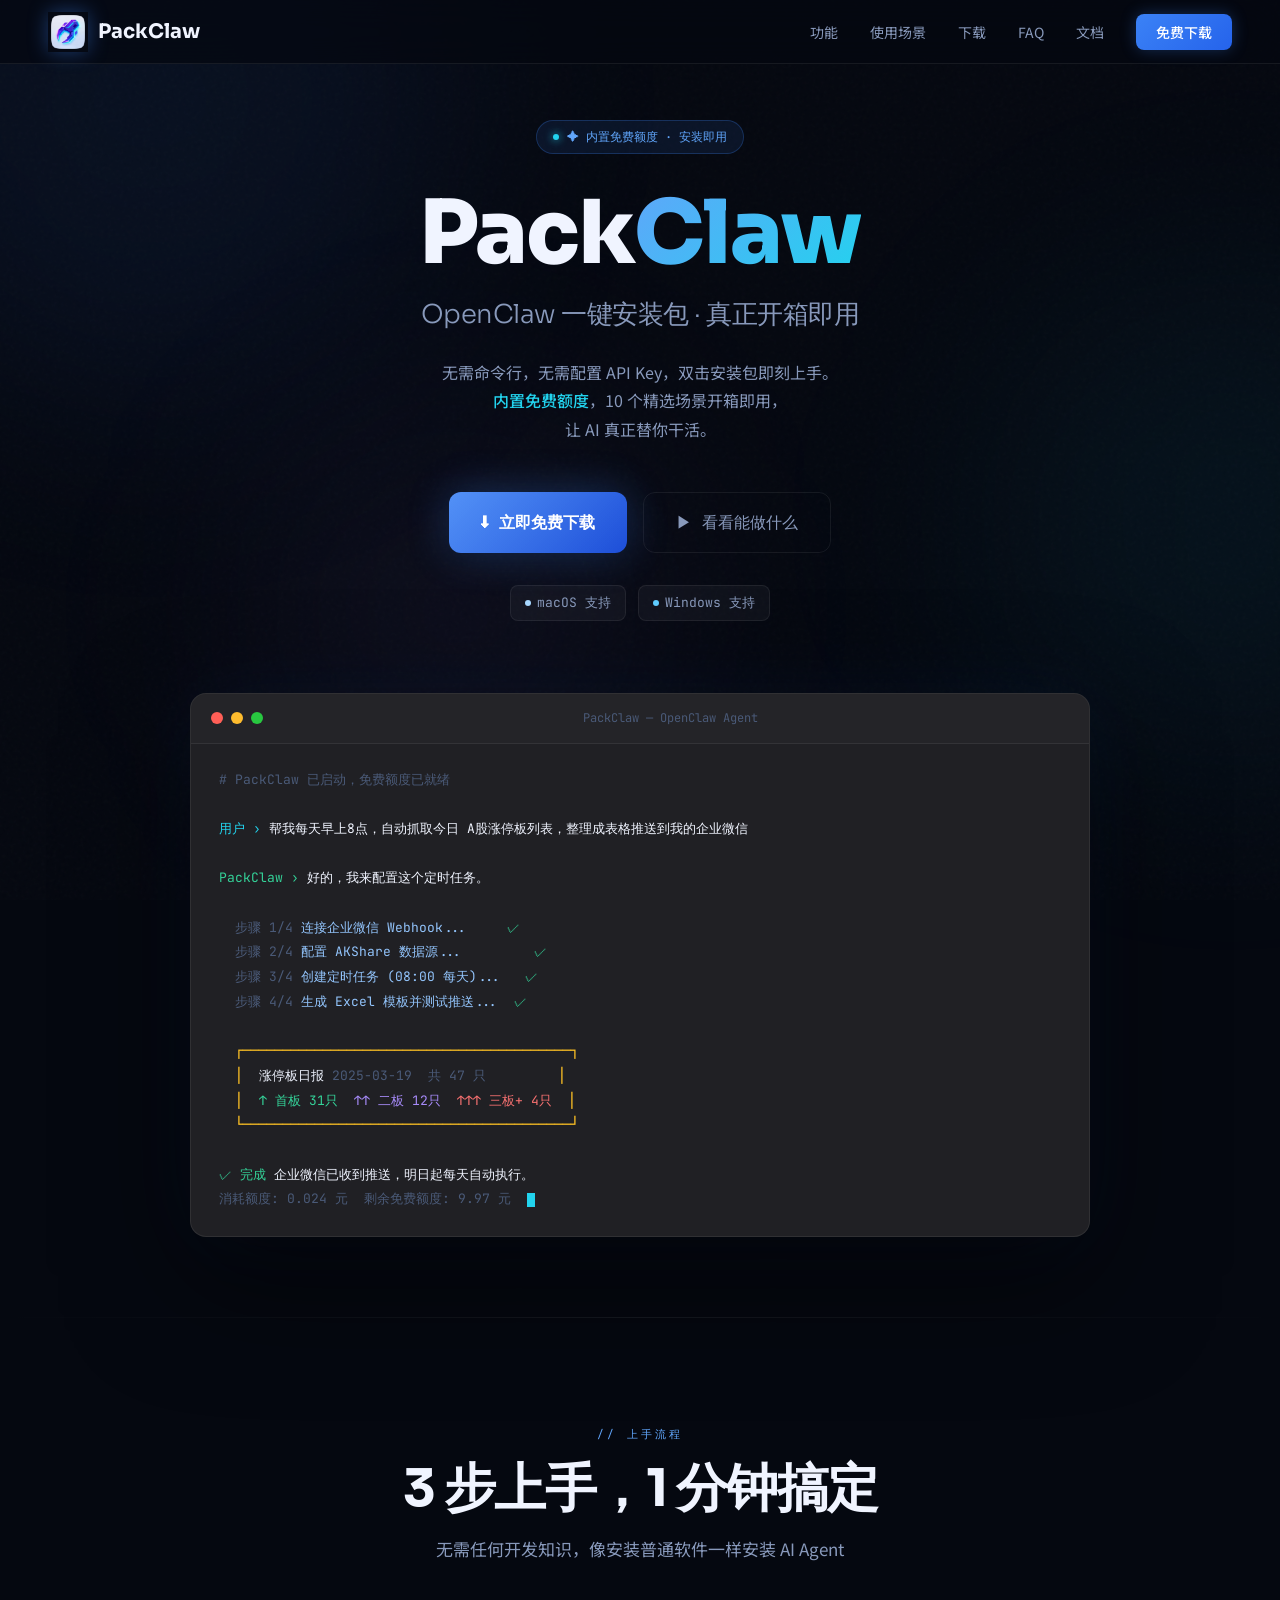
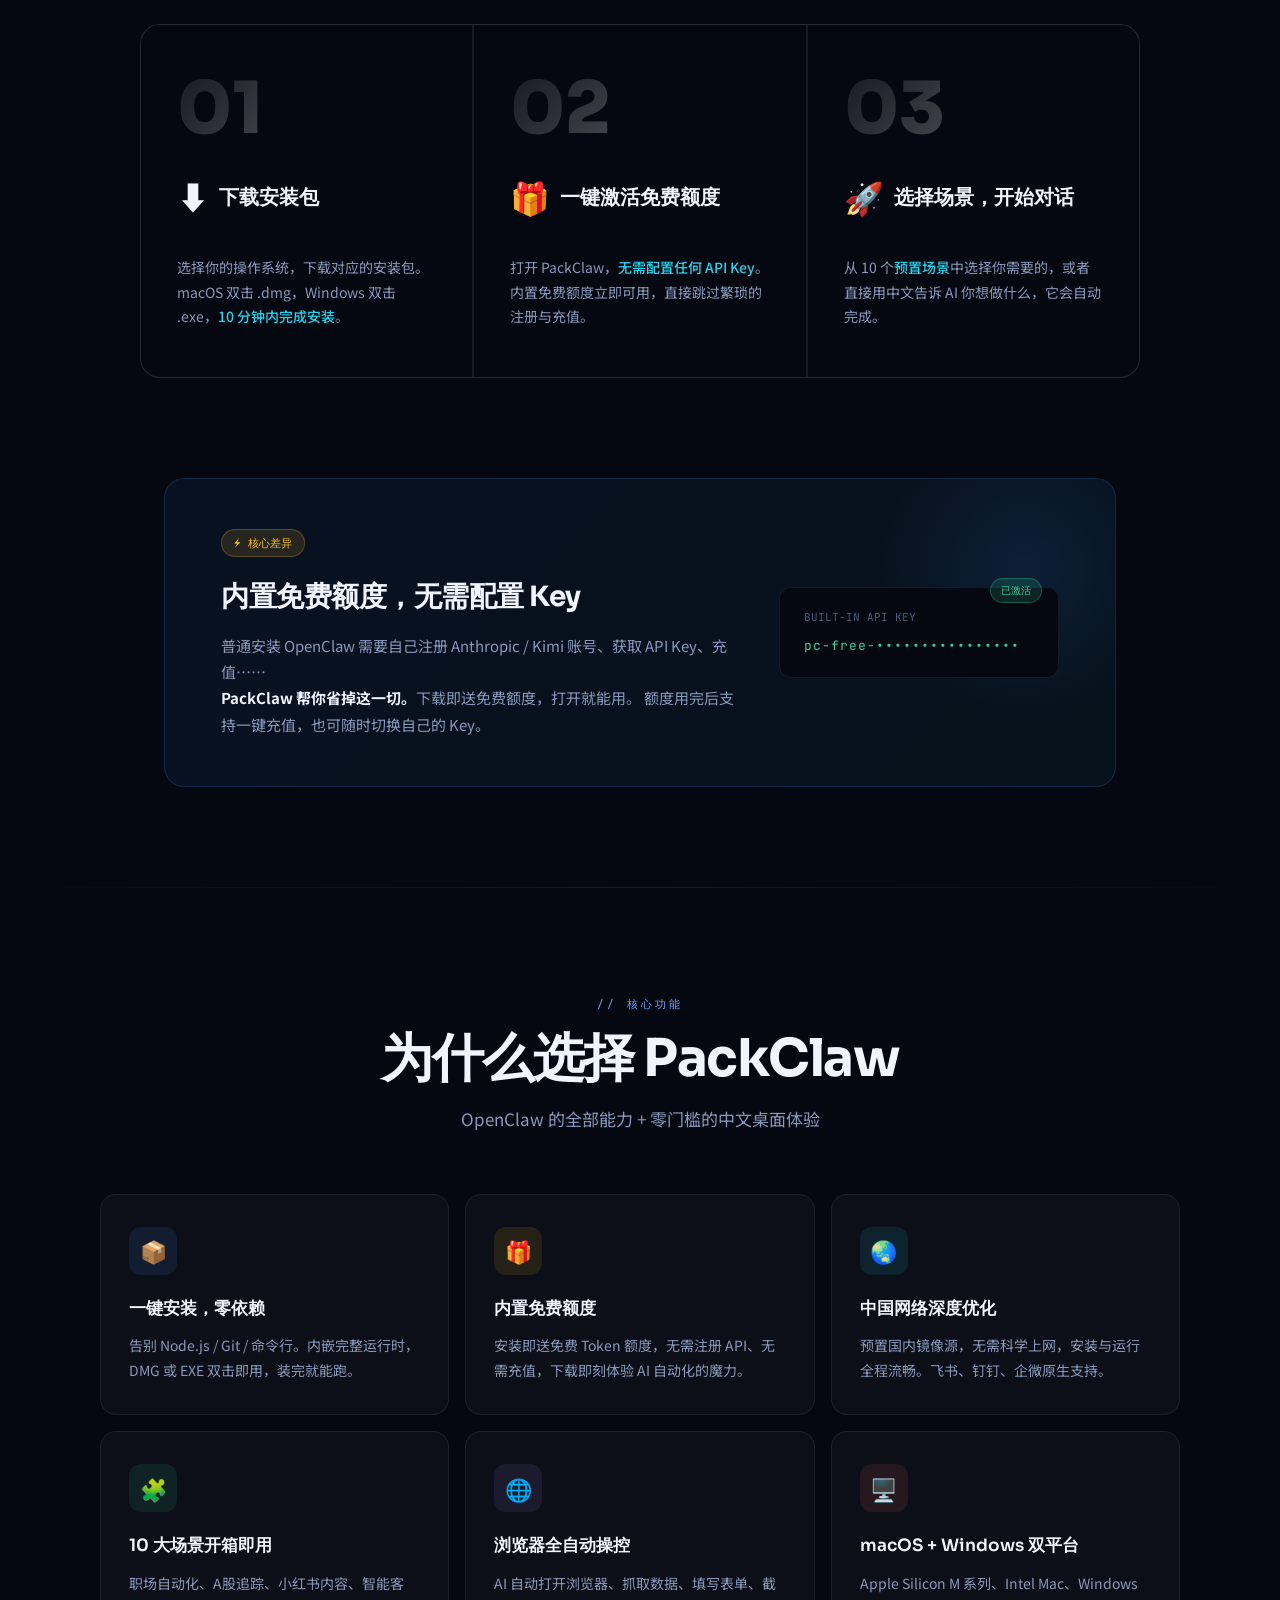
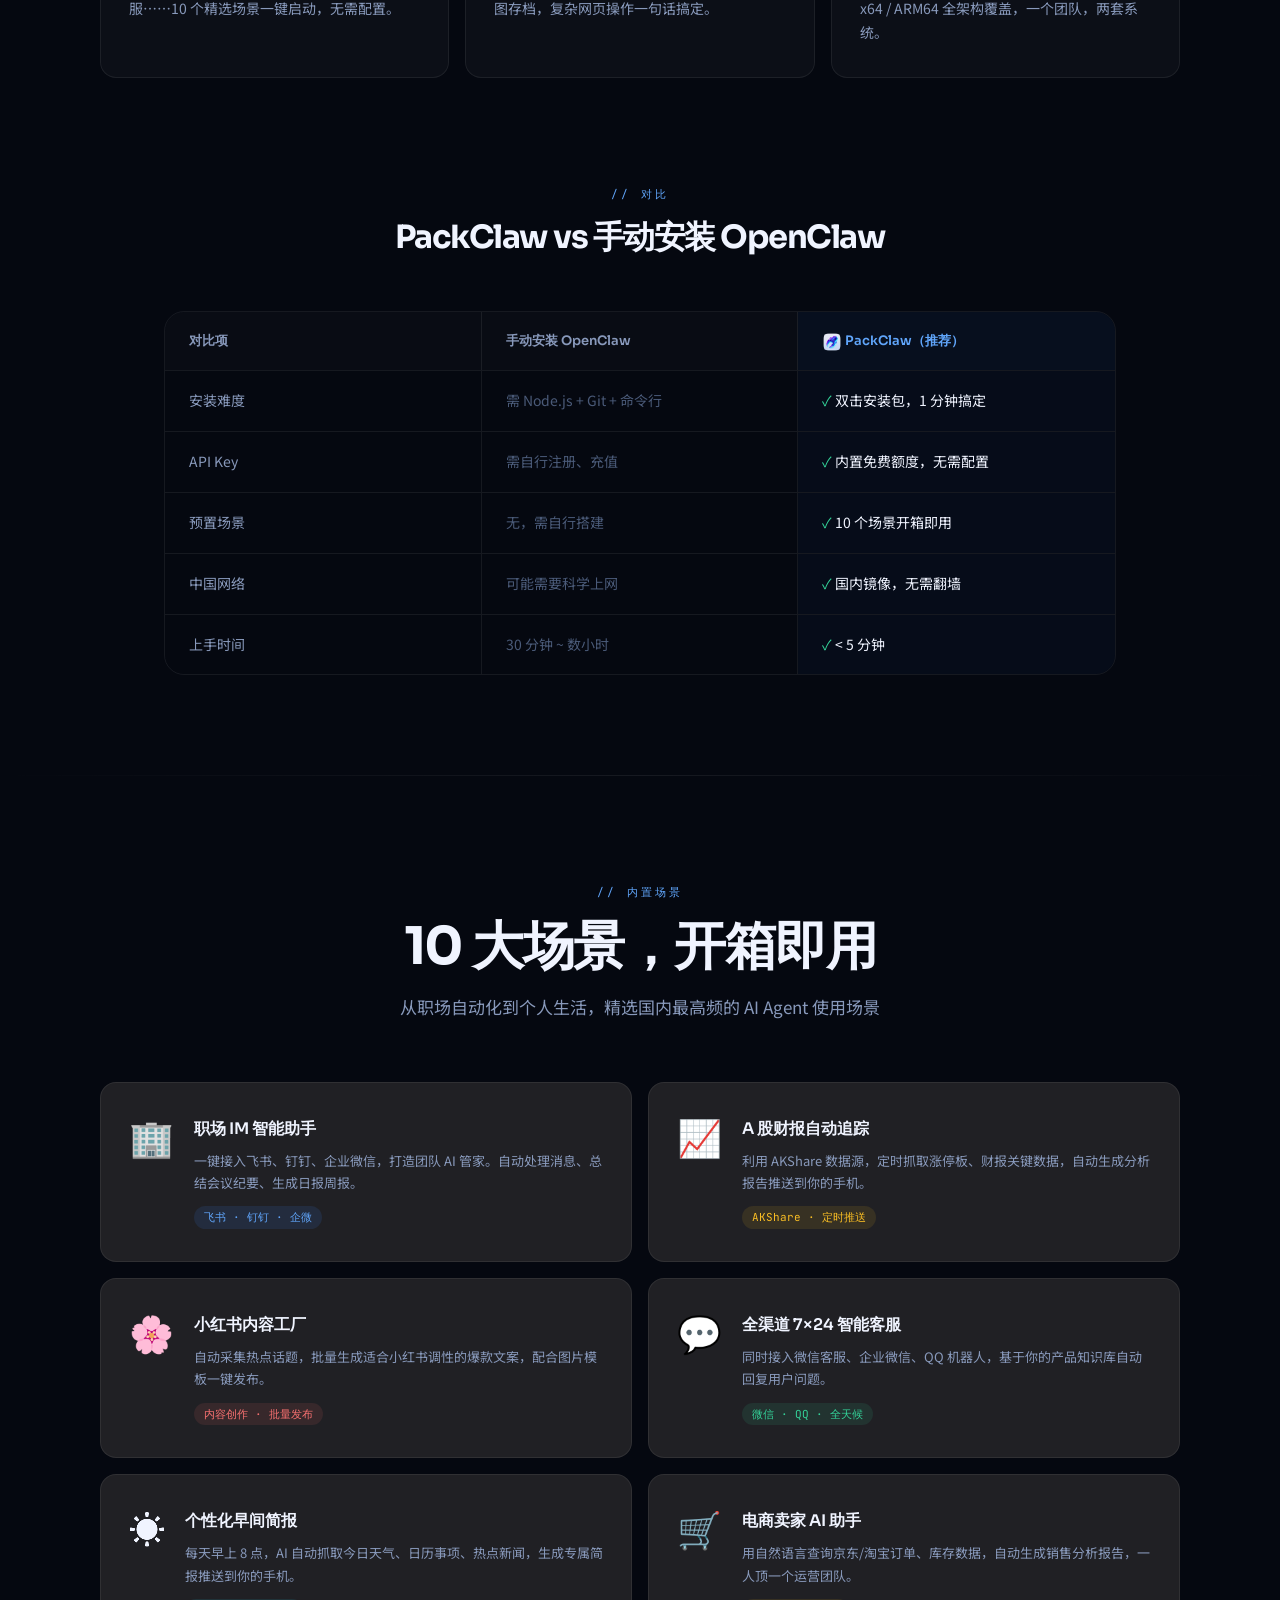
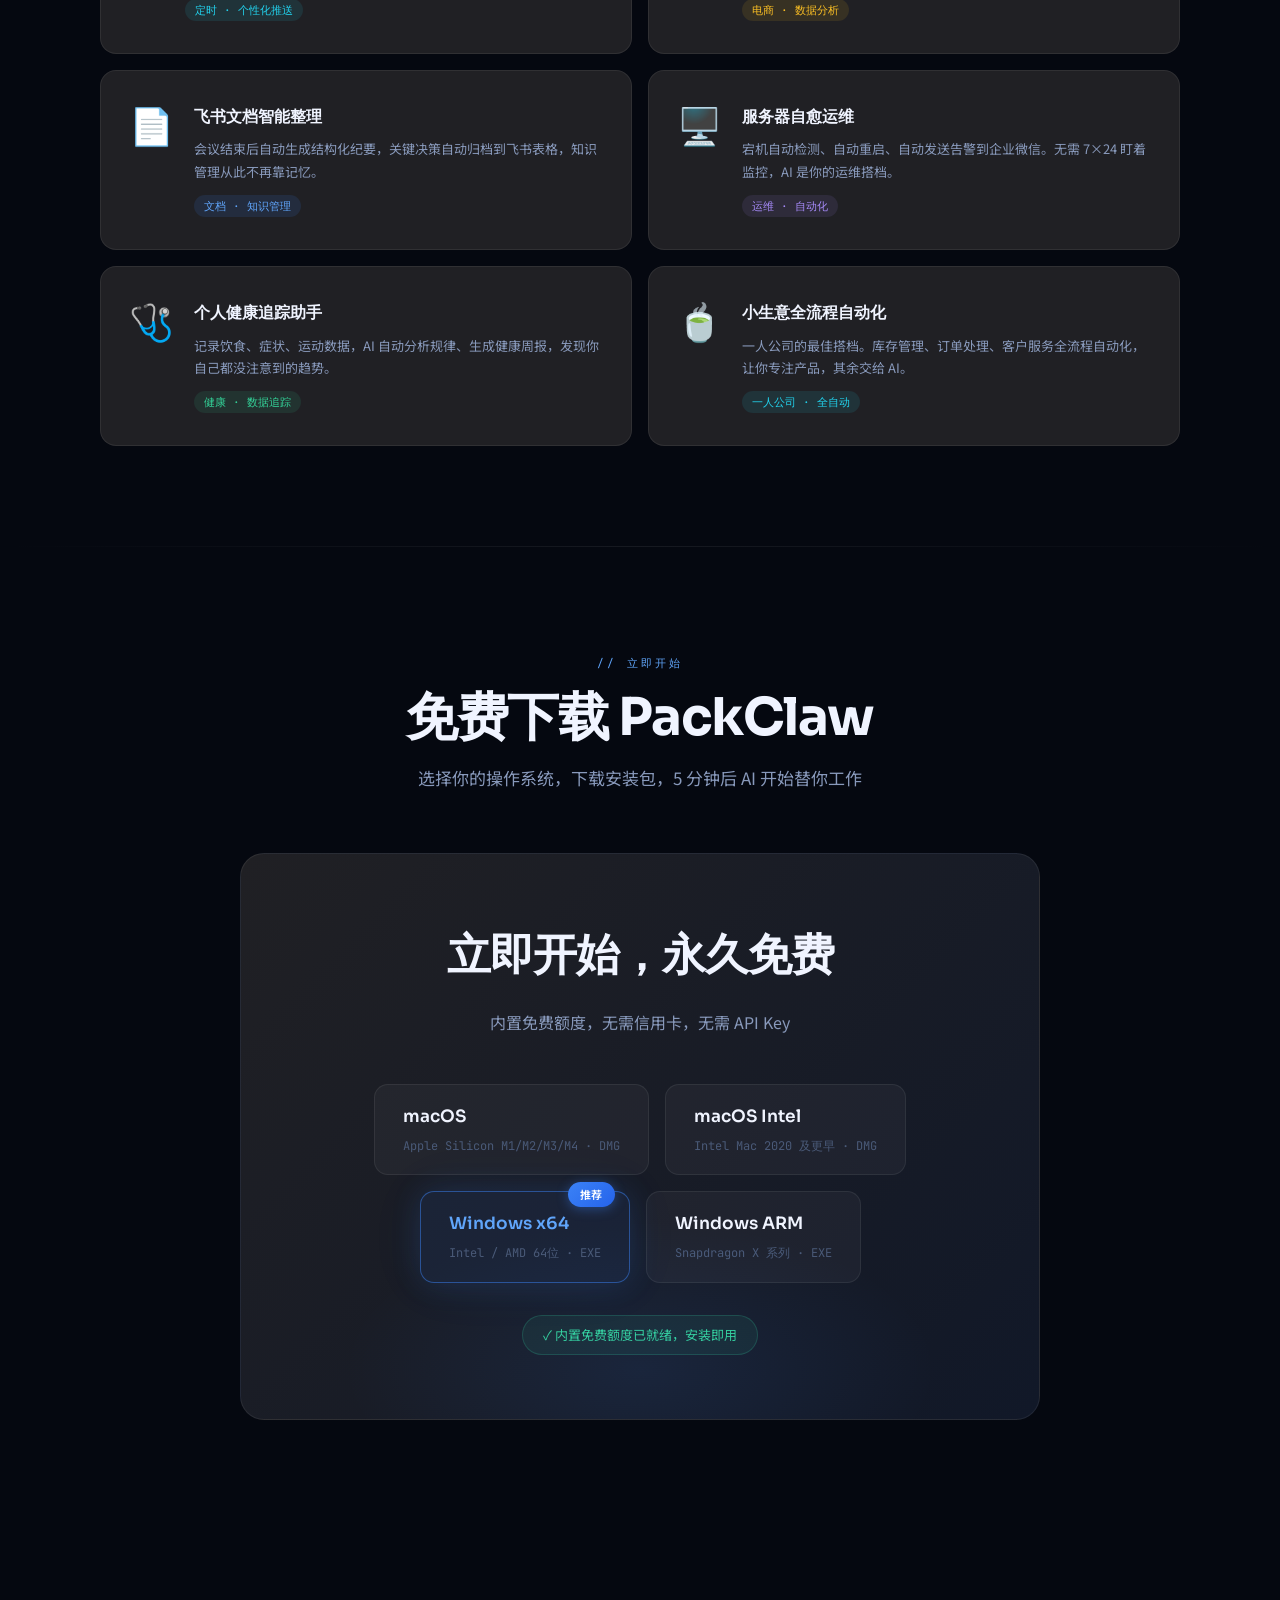
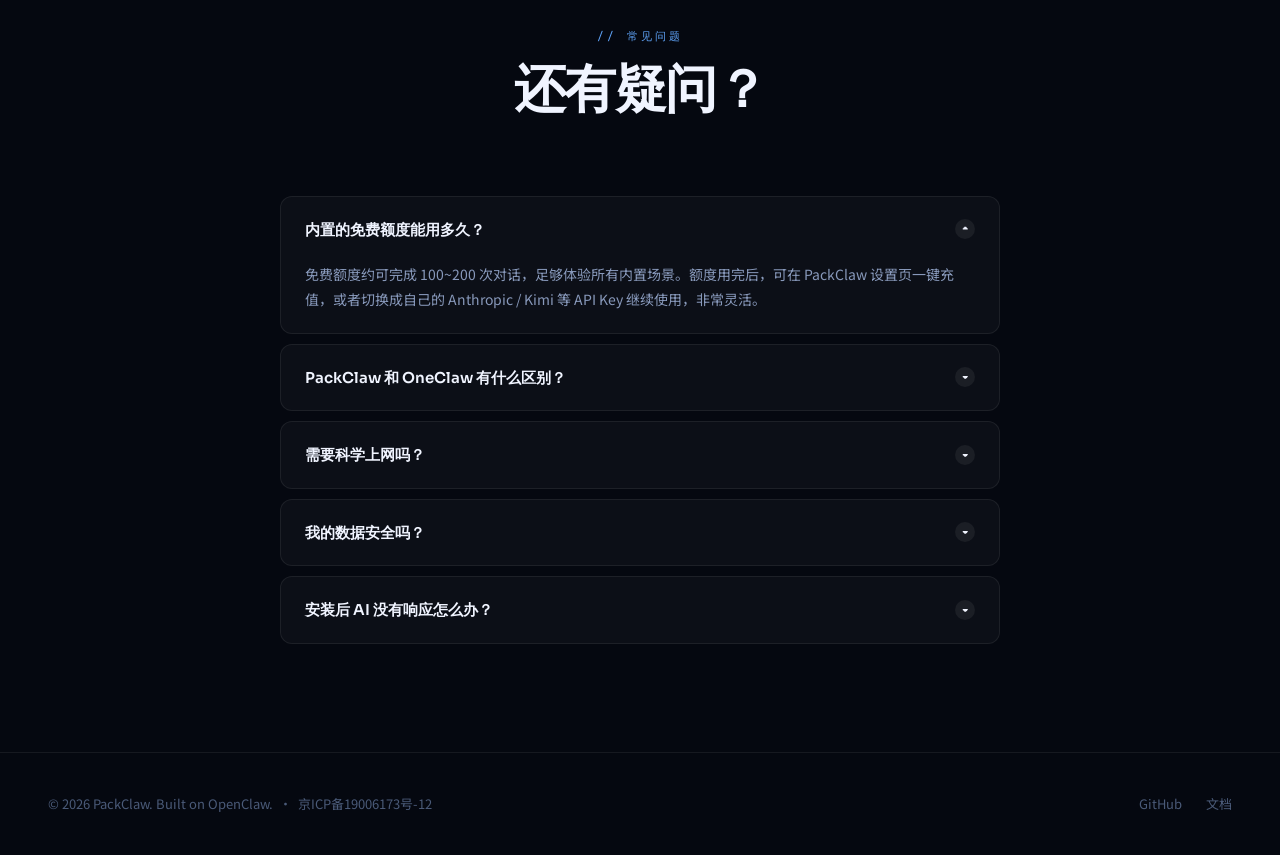
<file: index.html>
<!DOCTYPE html>
<html lang="zh-CN">
<head>
<meta charset="UTF-8">
<meta name="viewport" content="width=device-width, initial-scale=1.0">
<title>PackClaw — OpenClaw 极简安装包，开箱即用</title>
<link rel="preconnect" href="https://fonts.googleapis.com">
<link rel="preconnect" href="https://fonts.gstatic.com" crossorigin>
<link href="https://fonts.googleapis.com/css2?family=Sora:wght@300;400;500;600;700;800&family=Noto+Sans+SC:wght@300;400;500;700&family=JetBrains+Mono:wght@400;500&display=swap" rel="stylesheet">
<style>
:root {
  --bg: #050810;
  --bg2: #202024;
  --bg3: #111828;
  --card: rgba(255,255,255,0.03);
  --border: rgba(255,255,255,0.07);
  --border-hover: rgba(99,179,237,0.35);
  --text: #f0f4ff;
  --text2: #8899bb;
  --text3: #4a5a78;
  --accent: #3b82f6;
  --accent2: #60a5fa;
  --accent-glow: rgba(59,130,246,0.15);
  --cyan: #22d3ee;
  --cyan-glow: rgba(34,211,238,0.12);
  --gold: #fbbf24;
  --green: #34d399;
  --purple: #a78bfa;
  --red: #f87171;
  --font-display: 'Sora', sans-serif;
  --font-body: 'Noto Sans SC', sans-serif;
  --font-mono: 'JetBrains Mono', monospace;
}

*, *::before, *::after { box-sizing: border-box; margin: 0; padding: 0; }

html { scroll-behavior: smooth; }

body {
  background: var(--bg);
  color: var(--text);
  font-family: var(--font-body);
  font-size: 16px;
  line-height: 1.7;
  overflow-x: hidden;
}

/* ───── NOISE TEXTURE ───── */
body::before {
  content: '';
  position: fixed;
  inset: 0;
  background-image: url("data:image/svg+xml,%3Csvg viewBox='0 0 256 256' xmlns='http://www.w3.org/2000/svg'%3E%3Cfilter id='noise'%3E%3CfeTurbulence type='fractalNoise' baseFrequency='0.9' numOctaves='4' stitchTiles='stitch'/%3E%3C/filter%3E%3Crect width='100%25' height='100%25' filter='url(%23noise)' opacity='0.035'/%3E%3C/svg%3E");
  pointer-events: none;
  z-index: 0;
  opacity: 0.6;
}

/* ───── AMBIENT BLOBS ───── */
.blob {
  position: fixed;
  border-radius: 50%;
  filter: blur(120px);
  pointer-events: none;
  z-index: 0;
  animation: blobFloat 12s ease-in-out infinite alternate;
}
.blob-1 { width: 600px; height: 600px; background: rgba(59,130,246,0.07); top: -200px; left: -150px; animation-delay: 0s; }
.blob-2 { width: 500px; height: 500px; background: rgba(34,211,238,0.05); top: 30%; right: -200px; animation-delay: -4s; }
.blob-3 { width: 400px; height: 400px; background: rgba(167,139,250,0.06); bottom: 10%; left: 20%; animation-delay: -8s; }

@keyframes blobFloat {
  0% { transform: translate(0,0) scale(1); }
  100% { transform: translate(30px, 40px) scale(1.08); }
}

/* ───── NAV ───── */
nav {
  position: fixed;
  top: 0; left: 0; right: 0;
  z-index: 100;
  display: flex;
  align-items: center;
  justify-content: space-between;
  padding: 0 48px;
  height: 64px;
  background: rgba(5,8,16,0.7);
  backdrop-filter: blur(20px);
  border-bottom: 1px solid var(--border);
}

.logo {
  display: flex;
  align-items: center;
  gap: 10px;
  font-family: var(--font-display);
  font-weight: 700;
  font-size: 20px;
  color: var(--text);
  text-decoration: none;
}

.logo-icon {
  width: 40px; height: 40px;
  display: flex; align-items: center; justify-content: center;
  font-size: 16px;
  box-shadow: 0 0 20px rgba(59,130,246,0.4);
}

nav ul { list-style: none; display: flex; gap: 32px; }
nav ul a { color: var(--text2); text-decoration: none; font-size: 14px; transition: color .2s; }
nav ul a:hover { color: var(--text); }

.nav-cta {
  background: linear-gradient(135deg, var(--accent), #2563eb);
  color: #fff !important;
  padding: 8px 20px;
  border-radius: 8px;
  font-weight: 500;
  transition: opacity .2s, box-shadow .2s !important;
  box-shadow: 0 0 16px rgba(59,130,246,0.3);
}
.nav-cta:hover { opacity: 0.9 !important; box-shadow: 0 0 24px rgba(59,130,246,0.5) !important; }

/* ───── SECTIONS ───── */
section { position: relative; z-index: 1; }

/* ───── HERO ───── */
.hero {
  min-height: 100vh;
  display: flex;
  flex-direction: column;
  align-items: center;
  justify-content: center;
  text-align: center;
  padding: 120px 24px 80px;
}

.hero-badge {
  display: inline-flex;
  align-items: center;
  gap: 8px;
  padding: 6px 16px;
  background: rgba(59,130,246,0.1);
  border: 1px solid rgba(59,130,246,0.25);
  border-radius: 100px;
  font-size: 12px;
  font-family: var(--font-mono);
  color: var(--accent2);
  margin-bottom: 32px;
  animation: fadeUp .8s ease both;
}

.hero-badge::before {
  content: '';
  width: 6px; height: 6px;
  border-radius: 50%;
  background: var(--cyan);
  box-shadow: 0 0 8px var(--cyan);
  animation: pulse 2s ease infinite;
}

@keyframes pulse { 0%,100%{opacity:1;transform:scale(1)} 50%{opacity:.6;transform:scale(0.8)} }

.hero h1 {
  font-family: var(--font-display);
  font-size: clamp(48px, 7vw, 88px);
  font-weight: 800;
  line-height: 1.08;
  letter-spacing: -2px;
  margin-bottom: 12px;
  animation: fadeUp .8s ease .1s both;
}

.hero h1 .pack { color: var(--text); }
.hero h1 .claw {
  background: linear-gradient(135deg, var(--accent2), var(--cyan));
  -webkit-background-clip: text;
  -webkit-text-fill-color: transparent;
  background-clip: text;
}

.hero-tagline {
  font-family: var(--font-display);
  font-size: clamp(18px, 2.5vw, 26px);
  font-weight: 300;
  color: var(--text2);
  margin-bottom: 20px;
  letter-spacing: -0.5px;
  animation: fadeUp .8s ease .2s both;
}

.hero-sub {
  max-width: 600px;
  color: var(--text2);
  font-size: 16px;
  line-height: 1.8;
  margin-bottom: 48px;
  animation: fadeUp .8s ease .3s both;
}

.hero-sub strong { color: var(--cyan); font-weight: 500; }

.hero-actions {
  display: flex;
  gap: 16px;
  flex-wrap: wrap;
  justify-content: center;
  animation: fadeUp .8s ease .4s both;
}

.btn-primary {
  display: flex;
  align-items: center;
  gap: 10px;
  padding: 16px 32px;
  background: linear-gradient(135deg, var(--accent), #1d4ed8);
  border: none;
  border-radius: 12px;
  color: #fff;
  font-family: var(--font-display);
  font-size: 16px;
  font-weight: 600;
  cursor: pointer;
  text-decoration: none;
  box-shadow: 0 0 40px rgba(59,130,246,0.3), 0 4px 20px rgba(0,0,0,0.3);
  transition: all .25s;
  position: relative;
  overflow: hidden;
}

.btn-primary::after {
  content: '';
  position: absolute;
  inset: 0;
  background: linear-gradient(135deg, rgba(255,255,255,0.12), transparent);
}

.btn-primary:hover {
  transform: translateY(-2px);
  box-shadow: 0 0 60px rgba(59,130,246,0.45), 0 8px 32px rgba(0,0,0,0.4);
}

.btn-secondary {
  display: flex;
  align-items: center;
  gap: 10px;
  padding: 16px 32px;
  background: transparent;
  border: 1px solid var(--border);
  border-radius: 12px;
  color: var(--text2);
  font-family: var(--font-display);
  font-size: 16px;
  font-weight: 500;
  cursor: pointer;
  text-decoration: none;
  transition: all .25s;
}

.btn-secondary:hover {
  border-color: rgba(255,255,255,0.2);
  color: var(--text);
  background: rgba(255,255,255,0.03);
}

/* OS Badges */
.os-badges {
  display: flex;
  gap: 12px;
  margin-top: 32px;
  justify-content: center;
  animation: fadeUp .8s ease .5s both;
}

.os-badge {
  display: flex;
  align-items: center;
  gap: 6px;
  padding: 6px 14px;
  background: rgba(255,255,255,0.04);
  border: 1px solid var(--border);
  border-radius: 8px;
  font-size: 13px;
  color: var(--text2);
  font-family: var(--font-mono);
}

.os-badge .dot { width: 6px; height: 6px; border-radius: 50%; }
.os-badge.mac .dot { background: #a8d8ff; }
.os-badge.win .dot { background: #60cdff; }

/* Hero visual */
.hero-visual {
  margin-top: 72px;
  width: 100%;
  max-width: 900px;
  animation: fadeUp .8s ease .6s both;
}

.terminal {
  background: var(--bg2);
  border: 1px solid var(--border);
  border-radius: 16px;
  overflow: hidden;
  box-shadow: 0 40px 120px rgba(0,0,0,0.6), 0 0 80px rgba(59,130,246,0.08);
}

.terminal-bar {
  display: flex;
  align-items: center;
  gap: 8px;
  padding: 14px 20px;
  background: rgba(255,255,255,0.02);
  border-bottom: 1px solid var(--border);
}

.terminal-dot { width: 12px; height: 12px; border-radius: 50%; }
.terminal-dot.r { background: #ff5f57; }
.terminal-dot.y { background: #febc2e; }
.terminal-dot.g { background: #28c840; }

.terminal-title { flex: 1; text-align: center; font-family: var(--font-mono); font-size: 12px; color: var(--text3); }

.terminal-body { padding: 24px 28px; text-align: left; }
.terminal-body pre { font-family: var(--font-mono); font-size: 13px; line-height: 1.9; }

.t-dim { color: var(--text3); }
.t-green { color: var(--green); }
.t-cyan { color: var(--cyan); }
.t-blue { color: #93c5fd; }
.t-gold { color: var(--gold); }
.t-purple { color: var(--purple); }
.t-red { color: var(--red); }
.t-white { color: var(--text); }

.cursor {
  display: inline-block;
  width: 8px; height: 14px;
  background: var(--cyan);
  vertical-align: middle;
  animation: blink 1s step-end infinite;
}
@keyframes blink { 0%,100%{opacity:1} 50%{opacity:0} }

/* ───── DIVIDER ───── */
.section-divider {
  height: 1px;
  background: linear-gradient(90deg, transparent, var(--border), transparent);
  margin: 0;
}

/* ───── SECTION HEADER ───── */
.section-header {
  text-align: center;
  padding: 100px 24px 60px;
}

.section-label {
  display: inline-block;
  font-family: var(--font-mono);
  font-size: 11px;
  letter-spacing: 3px;
  text-transform: uppercase;
  color: var(--accent2);
  margin-bottom: 16px;
}

.section-title {
  font-family: var(--font-display);
  font-size: clamp(32px, 5vw, 52px);
  font-weight: 700;
  letter-spacing: -1.5px;
  line-height: 1.12;
  margin-bottom: 16px;
}

.section-desc {
  color: var(--text2);
  font-size: 17px;
  max-width: 560px;
  margin: 0 auto;
  line-height: 1.75;
}

/* ───── STEPS ───── */
.steps-section { padding: 0 24px 100px; }

.steps-grid {
  max-width: 1000px;
  margin: 0 auto;
  display: grid;
  grid-template-columns: repeat(3, 1fr);
  gap: 2px;
  background: var(--border);
  border-radius: 20px;
  overflow: hidden;
  border: 1px solid var(--border);
}

.step-card {
  background: var(--bg);
  padding: 48px 36px;
  position: relative;
  transition: background .25s;
}

.step-card:hover { background: var(--bg2); }

.step-num {
  font-family: var(--font-display);
  font-size: 72px;
  font-weight: 800;
  line-height: 1;
  margin-bottom: 24px;
  background: linear-gradient(135deg, rgba(255,255,255,0.08), rgba(255,255,255,0.4));
  -webkit-background-clip: text;
  -webkit-text-fill-color: transparent;
  background-clip: text;
}

.step-icon-container {
  display: flex;
  align-items: center;
  gap: 10px;
  margin-bottom: 16px;
}

.step-icon { font-size: 32px; margin-bottom: 16px; }
.step-title { font-family: var(--font-display); font-size: 20px; font-weight: 600; margin-bottom: 12px; }
.step-desc { color: var(--text2); font-size: 14px; line-height: 1.75; }

.step-accent { color: var(--cyan); font-weight: 500; }

/* ───── FREE KEY BANNER ───── */
.free-key-banner {
  max-width: 1000px;
  margin: 0 auto 100px;
  padding: 0 24px;
}

.banner-inner {
  background: linear-gradient(135deg, rgba(59,130,246,0.08), rgba(34,211,238,0.05));
  border: 1px solid rgba(59,130,246,0.2);
  border-radius: 20px;
  padding: 48px 56px;
  display: grid;
  grid-template-columns: 1fr auto;
  gap: 40px;
  align-items: center;
  position: relative;
  overflow: hidden;
}

.banner-inner::before {
  content: '';
  position: absolute;
  top: -60px; right: -60px;
  width: 300px; height: 300px;
  border-radius: 50%;
  background: radial-gradient(circle, rgba(59,130,246,0.12), transparent 70%);
}

.banner-label {
  display: inline-flex;
  align-items: center;
  gap: 6px;
  padding: 4px 12px;
  background: rgba(251,191,36,0.12);
  border: 1px solid rgba(251,191,36,0.25);
  border-radius: 100px;
  font-size: 11px;
  font-family: var(--font-mono);
  color: var(--gold);
  margin-bottom: 16px;
}

.banner-title {
  font-family: var(--font-display);
  font-size: 28px;
  font-weight: 700;
  margin-bottom: 12px;
  letter-spacing: -0.5px;
}

.banner-desc { color: var(--text2); font-size: 15px; line-height: 1.75; }
.banner-desc strong { color: var(--text); }

.key-display {
  background: var(--bg);
  border: 1px solid var(--border);
  border-radius: 12px;
  padding: 20px 24px;
  font-family: var(--font-mono);
  font-size: 13px;
  white-space: nowrap;
  min-width: 280px;
  position: relative;
}

.key-label { color: var(--text3); font-size: 11px; margin-bottom: 8px; }
.key-value { color: var(--green); letter-spacing: 1px; }
.key-badge {
  position: absolute;
  top: -10px; right: 16px;
  padding: 3px 10px;
  background: rgba(52,211,153,0.15);
  border: 1px solid rgba(52,211,153,0.3);
  border-radius: 100px;
  font-size: 10px;
  color: var(--green);
}

/* ───── FEATURES ───── */
.features-section {
  padding: 0 24px 100px;
}

.features-grid {
  max-width: 1080px;
  margin: 0 auto;
  display: grid;
  grid-template-columns: repeat(3, 1fr);
  gap: 16px;
}

.feature-card {
  background: var(--card);
  border: 1px solid var(--border);
  border-radius: 16px;
  padding: 32px 28px;
  transition: all .3s;
  position: relative;
  overflow: hidden;
}

.feature-card::before {
  content: '';
  position: absolute;
  top: 0; left: 0; right: 0;
  height: 2px;
  background: linear-gradient(90deg, transparent, var(--accent), transparent);
  opacity: 0;
  transition: opacity .3s;
}

.feature-card:hover {
  border-color: var(--border-hover);
  background: rgba(255,255,255,0.04);
  transform: translateY(-4px);
}

.feature-card:hover::before { opacity: 1; }

.feature-icon-wrap {
  width: 48px; height: 48px;
  border-radius: 12px;
  display: flex; align-items: center; justify-content: center;
  font-size: 22px;
  margin-bottom: 20px;
}

.fi-blue { background: rgba(59,130,246,0.12); }
.fi-cyan { background: rgba(34,211,238,0.1); }
.fi-green { background: rgba(52,211,153,0.1); }
.fi-gold { background: rgba(251,191,36,0.1); }
.fi-purple { background: rgba(167,139,250,0.1); }
.fi-red { background: rgba(248,113,113,0.1); }

.feature-title { font-family: var(--font-display); font-size: 17px; font-weight: 600; margin-bottom: 10px; }
.feature-desc { color: var(--text2); font-size: 14px; line-height: 1.75; }

/* ───── SCENARIOS ───── */
.scenarios-section {
  padding: 0 24px 100px;
}

.scenarios-grid {
  max-width: 1080px;
  margin: 0 auto;
  display: grid;
  grid-template-columns: repeat(2, 1fr);
  gap: 16px;
}

.scenario-card {
  background: var(--bg2);
  border: 1px solid var(--border);
  border-radius: 16px;
  padding: 32px 28px;
  display: flex;
  gap: 20px;
  transition: all .3s;
  cursor: default;
}

.scenario-card:hover {
  border-color: rgba(255,255,255,0.1);
  background: var(--bg3);
  transform: translateY(-2px);
}

.scenario-icon {
  font-size: 36px;
  flex-shrink: 0;
  line-height: 1;
  margin-top: 2px;
}

.scenario-title {
  font-family: var(--font-display);
  font-size: 16px;
  font-weight: 600;
  margin-bottom: 8px;
}

.scenario-desc { color: var(--text2); font-size: 13px; line-height: 1.7; }

.scenario-tag {
  display: inline-block;
  padding: 2px 10px;
  border-radius: 100px;
  font-size: 11px;
  font-family: var(--font-mono);
  margin-top: 12px;
}

.tag-blue { background: rgba(59,130,246,0.12); color: var(--accent2); }
.tag-green { background: rgba(52,211,153,0.1); color: var(--green); }
.tag-gold { background: rgba(251,191,36,0.1); color: var(--gold); }
.tag-purple { background: rgba(167,139,250,0.1); color: var(--purple); }
.tag-cyan { background: rgba(34,211,238,0.1); color: var(--cyan); }
.tag-red { background: rgba(248,113,113,0.1); color: var(--red); }

/* ───── DOWNLOAD ───── */
.download-section {
  padding: 0 24px 100px;
}

.download-box {
  max-width: 800px;
  margin: 0 auto;
  background: linear-gradient(135deg, var(--bg2), var(--bg3));
  border: 1px solid var(--border);
  border-radius: 24px;
  padding: 64px 48px;
  text-align: center;
  position: relative;
  overflow: hidden;
}

.download-box::before {
  content: '';
  position: absolute;
  bottom: -100px; left: 50%;
  transform: translateX(-50%);
  width: 600px; height: 300px;
  background: radial-gradient(ellipse, rgba(59,130,246,0.1), transparent 70%);
}

.download-title {
  font-family: var(--font-display);
  font-size: clamp(28px, 4vw, 44px);
  font-weight: 800;
  letter-spacing: -1px;
  margin-bottom: 16px;
}

.download-sub { color: var(--text2); font-size: 16px; margin-bottom: 48px; }

.download-buttons {
  display: flex;
  gap: 16px;
  justify-content: center;
  flex-wrap: wrap;
}

.dl-btn {
  display: flex;
  flex-direction: column;
  align-items: flex-start;
  gap: 4px;
  padding: 18px 28px;
  border-radius: 14px;
  border: 1px solid var(--border);
  background: rgba(255,255,255,0.04);
  cursor: pointer;
  text-decoration: none;
  transition: all .25s;
  min-width: 200px;
}

.dl-btn:hover {
  border-color: rgba(99,179,237,0.3);
  background: rgba(59,130,246,0.06);
  transform: translateY(-3px);
}

.dl-btn-os {
  font-family: var(--font-display);
  font-size: 17px;
  font-weight: 600;
  color: var(--text);
  display: flex;
  align-items: center;
  gap: 8px;
}

.dl-btn-desc { font-size: 12px; color: var(--text3); font-family: var(--font-mono); }

.dl-btn.recommended {
  border-color: rgba(59,130,246,0.5);
  background: rgba(59,130,246,0.08);
  box-shadow: 0 0 30px rgba(59,130,246,0.15), 0 0 60px rgba(59,130,246,0.06);
  position: relative;
}

.dl-btn.recommended:hover {
  border-color: rgba(59,130,246,0.7);
  background: rgba(59,130,246,0.12);
  box-shadow: 0 0 40px rgba(59,130,246,0.25), 0 0 80px rgba(59,130,246,0.1);
  transform: translateY(-4px);
}

.dl-btn.recommended::after {
  content: '推荐';
  position: absolute;
  top: -10px;
  right: 14px;
  padding: 3px 12px;
  background: linear-gradient(135deg, var(--accent), #2563eb);
  border-radius: 100px;
  font-size: 11px;
  font-weight: 600;
  color: #fff;
  letter-spacing: 0.5px;
  box-shadow: 0 2px 12px rgba(59,130,246,0.4);
}

.dl-btn.recommended .dl-btn-os {
  color: var(--accent2);
}

.dl-free-badge {
  display: inline-flex;
  align-items: center;
  gap: 6px;
  margin-top: 32px;
  padding: 8px 20px;
  background: rgba(52,211,153,0.08);
  border: 1px solid rgba(52,211,153,0.2);
  border-radius: 100px;
  font-size: 13px;
  color: var(--green);
}

/* ───── FAQ ───── */
.faq-section { padding: 0 24px 100px; }

.faq-list {
  max-width: 720px;
  margin: 0 auto;
  display: flex;
  flex-direction: column;
  gap: 2px;
}

.faq-item {
  border-radius: 12px;
  overflow: hidden;
  background: var(--card);
  border: 1px solid var(--border);
  margin-bottom: 8px;
}

.faq-q {
  padding: 20px 24px;
  font-family: var(--font-display);
  font-size: 15px;
  font-weight: 600;
  cursor: pointer;
  display: flex;
  justify-content: space-between;
  align-items: center;
  gap: 16px;
  user-select: none;
}

.faq-q:hover { background: rgba(255,255,255,0.02); }

.faq-arrow {
  width: 20px; height: 20px;
  border-radius: 50%;
  background: rgba(255,255,255,0.06);
  display: flex; align-items: center; justify-content: center;
  font-size: 12px;
  flex-shrink: 0;
  transition: transform .25s;
}

.faq-a {
  padding: 0 24px;
  max-height: 0;
  overflow: hidden;
  transition: max-height .35s ease, padding .25s;
  color: var(--text2);
  font-size: 14px;
  line-height: 1.8;
}

.faq-item.open .faq-a { max-height: 200px; padding: 0 24px 20px; }
.faq-item.open .faq-arrow { transform: rotate(180deg); }

/* ───── FOOTER ───── */
footer {
  border-top: 1px solid var(--border);
  padding: 40px 48px;
  display: flex;
  align-items: center;
  justify-content: space-between;
  position: relative;
  z-index: 1;
}

.footer-left { color: var(--text3); font-size: 13px; }
.footer-left a { color: var(--text3); text-decoration: none; }
.footer-left a:hover { color: var(--text2); }

.footer-right { display: flex; gap: 24px; }
.footer-right a { color: var(--text3); font-size: 13px; text-decoration: none; }
.footer-right a:hover { color: var(--text2); }

/* ───── ANIMATIONS ───── */
@keyframes fadeUp {
  from { opacity: 0; transform: translateY(24px); }
  to { opacity: 1; transform: translateY(0); }
}

.reveal {
  opacity: 0;
  transform: translateY(32px);
  transition: opacity .7s ease, transform .7s ease;
}

.reveal.visible { opacity: 1; transform: translateY(0); }

/* ───── COMPARISON STRIP ───── */
.compare-strip {
  max-width: 1000px;
  margin: 0 auto 100px;
  padding: 0 24px;
}

.compare-inner {
  border: 1px solid var(--border);
  border-radius: 20px;
  overflow: hidden;
}

.compare-row {
  display: grid;
  grid-template-columns: 1fr 1fr 1fr;
  border-bottom: 1px solid var(--border);
}
.compare-row:last-child { border-bottom: none; }

.compare-cell {
  padding: 18px 24px;
  font-size: 14px;
  border-right: 1px solid var(--border);
}
.compare-cell:last-child { border-right: none; }

.compare-row.header .compare-cell {
  background: rgba(255,255,255,0.02);
  font-family: var(--font-display);
  font-weight: 600;
  font-size: 13px;
  color: var(--text2);
}

.compare-row.header .compare-cell:nth-child(3) {
  background: rgba(59,130,246,0.06);
  color: var(--accent2);
}

.check { color: var(--green); }
.cross { color: var(--text3); }
.highlight-cell { background: rgba(59,130,246,0.04); }

/* ───── RESPONSIVE ───── */
@media (max-width: 768px) {
  nav { padding: 0 20px; }
  nav ul { display: none; }
  .steps-grid, .features-grid, .scenarios-grid { grid-template-columns: 1fr; }
  .banner-inner { grid-template-columns: 1fr; }
  .compare-row { grid-template-columns: 1fr; }
  footer { flex-direction: column; gap: 16px; text-align: center; }
}
</style>
</head>
<body>

<div class="blob blob-1"></div>
<div class="blob blob-2"></div>
<div class="blob blob-3"></div>

<!-- NAV -->
<nav>
  <a href="#" class="logo">
    <div class="logo-icon"><img src="assets/critter-128.png" alt="PackClaw" style="width:40px;height:40px;"></div>
    PackClaw
  </a>
  <ul>
    <li><a href="#features">功能</a></li>
    <li><a href="#scenarios">使用场景</a></li>
    <li><a href="#download">下载</a></li>
    <li><a href="#faq">FAQ</a></li>
    <li><a href="docs/index.html">文档</a></li>
    <li><a href="#download" class="nav-cta">免费下载</a></li>
  </ul>
</nav>

<!-- HERO -->
<section class="hero">
  <div class="hero-badge">✦ 内置免费额度 · 安装即用</div>

  <h1>
    <span class="pack">Pack</span><span class="claw">Claw</span>
  </h1>

  <p class="hero-tagline">OpenClaw 一键安装包 · 真正开箱即用</p>

  <p class="hero-sub">
    无需命令行，无需配置 API Key，双击安装包即刻上手。<br>
    <strong>内置免费额度</strong>，10 个精选场景开箱即用，<br>
    让 AI 真正替你干活。
  </p>

  <div class="hero-actions">
    <a href="#download" class="btn-primary">
      <span>⬇</span> 立即免费下载
    </a>
    <a href="#scenarios" class="btn-secondary">
      <span>▶</span> 看看能做什么
    </a>
  </div>

  <div class="os-badges">
    <div class="os-badge mac">
      <div class="dot"></div>
       macOS 支持
    </div>
    <div class="os-badge win">
      <div class="dot"></div>
       Windows 支持
    </div>
  </div>

  <div class="hero-visual">
    <div class="terminal">
      <div class="terminal-bar">
        <div class="terminal-dot r"></div>
        <div class="terminal-dot y"></div>
        <div class="terminal-dot g"></div>
        <div class="terminal-title">PackClaw — OpenClaw Agent</div>
      </div>
      <div class="terminal-body">
        <pre><span class="t-dim"># PackClaw 已启动，免费额度已就绪</span>

<span class="t-cyan">用户 ›</span> <span class="t-white">帮我每天早上8点，自动抓取今日 A股涨停板列表，整理成表格推送到我的企业微信</span>

<span class="t-green">PackClaw ›</span> <span class="t-white">好的，我来配置这个定时任务。</span>

  <span class="t-dim">步骤 1/4</span> <span class="t-blue">连接企业微信 Webhook...</span>     <span class="t-green">✓</span>
  <span class="t-dim">步骤 2/4</span> <span class="t-blue">配置 AKShare 数据源...</span>         <span class="t-green">✓</span>
  <span class="t-dim">步骤 3/4</span> <span class="t-blue">创建定时任务 (08:00 每天)...</span>   <span class="t-green">✓</span>
  <span class="t-dim">步骤 4/4</span> <span class="t-blue">生成 Excel 模板并测试推送...</span>  <span class="t-green">✓</span>

<span class="t-gold">  ┌─────────────────────────────────────────┐</span>
<span class="t-gold">  │</span>  <span class="t-white">涨停板日报</span> <span class="t-dim">2025-03-19  共 47 只</span>         <span class="t-gold">│</span>
<span class="t-gold">  │</span>  <span class="t-green">↑ 首板 31只</span>  <span class="t-purple">↑↑ 二板 12只</span>  <span class="t-red">↑↑↑ 三板+ 4只</span>  <span class="t-gold">│</span>
<span class="t-gold">  └─────────────────────────────────────────┘</span>

<span class="t-green">✓ 完成</span> <span class="t-white">企业微信已收到推送，明日起每天自动执行。</span>
<span class="t-dim">消耗额度: 0.024 元  剩余免费额度: 9.97 元</span>  <span class="cursor"></span></pre>
      </div>
    </div>
  </div>
</section>

<div class="section-divider"></div>

<!-- 3 STEPS -->
<section id="setup">
  <div class="section-header reveal">
    <span class="section-label">// 上手流程</span>
    <h2 class="section-title">3 步上手，1 分钟搞定</h2>
    <p class="section-desc">无需任何开发知识，像安装普通软件一样安装 AI Agent</p>
  </div>

  <div class="steps-section">
    <div class="steps-grid reveal">
      <div class="step-card">
        <div class="step-num">01</div>
        <div class="step-icon-container">
          <div class="step-icon">⬇</div>
          <div class="step-title">下载安装包</div>
        </div>
        <p class="step-desc">选择你的操作系统，下载对应的安装包。macOS 双击 .dmg，Windows 双击 .exe，<span class="step-accent">10 分钟内完成安装</span>。</p>
      </div>
      <div class="step-card">
        <div class="step-num">02</div>
        <div class="step-icon-container">
          <div class="step-icon">🎁</div>
          <div class="step-title">一键激活免费额度</div>
        </div>
        <p class="step-desc">打开 PackClaw，<span class="step-accent">无需配置任何 API Key</span>。内置免费额度立即可用，直接跳过繁琐的注册与充值。</p>
      </div>
      <div class="step-card">
        <div class="step-num">03</div>
        <div class="step-icon-container">
          <div class="step-icon">🚀</div>
          <div class="step-title">选择场景，开始对话</div>
        </div>
        <p class="step-desc">从 10 个<span class="step-accent">预置场景</span>中选择你需要的，或者直接用中文告诉 AI 你想做什么，它会自动完成。</p>
      </div>
    </div>
  </div>
</section>

<!-- FREE KEY BANNER -->
<div class="free-key-banner reveal">
  <div class="banner-inner">
    <div>
      <div class="banner-label">⚡ 核心差异</div>
      <h3 class="banner-title">内置免费额度，无需配置 Key</h3>
      <p class="banner-desc">
        普通安装 OpenClaw 需要自己注册 Anthropic / Kimi 账号、获取 API Key、充值……<br>
        <strong>PackClaw 帮你省掉这一切。</strong>下载即送免费额度，打开就能用。
        额度用完后支持一键充值，也可随时切换自己的 Key。
      </p>
    </div>
    <div class="key-display">
      <div class="key-label">BUILT-IN API KEY</div>
      <div class="key-value">pc-free-••••••••••••••••</div>
      <div class="key-badge">已激活</div>
    </div>
  </div>
</div>

<div class="section-divider"></div>

<!-- FEATURES -->
<section id="features">
  <div class="section-header reveal">
    <span class="section-label">// 核心功能</span>
    <h2 class="section-title">为什么选择 PackClaw</h2>
    <p class="section-desc">OpenClaw 的全部能力 + 零门槛的中文桌面体验</p>
  </div>

  <div class="features-section">
    <div class="features-grid reveal">
      <div class="feature-card">
        <div class="feature-icon-wrap fi-blue">📦</div>
        <div class="feature-title">一键安装，零依赖</div>
        <p class="feature-desc">告别 Node.js / Git / 命令行。内嵌完整运行时，DMG 或 EXE 双击即用，装完就能跑。</p>
      </div>
      <div class="feature-card">
        <div class="feature-icon-wrap fi-gold">🎁</div>
        <div class="feature-title">内置免费额度</div>
        <p class="feature-desc">安装即送免费 Token 额度，无需注册 API、无需充值，下载即刻体验 AI 自动化的魔力。</p>
      </div>
      <div class="feature-card">
        <div class="feature-icon-wrap fi-cyan">🌏</div>
        <div class="feature-title">中国网络深度优化</div>
        <p class="feature-desc">预置国内镜像源，无需科学上网，安装与运行全程流畅。飞书、钉钉、企微原生支持。</p>
      </div>
      <div class="feature-card">
        <div class="feature-icon-wrap fi-green">🧩</div>
        <div class="feature-title">10 大场景开箱即用</div>
        <p class="feature-desc">职场自动化、A股追踪、小红书内容、智能客服……10 个精选场景一键启动，无需配置。</p>
      </div>
      <div class="feature-card">
        <div class="feature-icon-wrap fi-purple">🌐</div>
        <div class="feature-title">浏览器全自动操控</div>
        <p class="feature-desc">AI 自动打开浏览器、抓取数据、填写表单、截图存档，复杂网页操作一句话搞定。</p>
      </div>
      <div class="feature-card">
        <div class="feature-icon-wrap fi-red">🖥️</div>
        <div class="feature-title">macOS + Windows 双平台</div>
        <p class="feature-desc">Apple Silicon M 系列、Intel Mac、Windows x64 / ARM64 全架构覆盖，一个团队，两套系统。</p>
      </div>
    </div>
  </div>
</section>

<!-- COMPARE -->
<div class="compare-strip reveal">
  <div class="section-header" style="padding-top: 0; padding-bottom: 40px;">
    <span class="section-label">// 对比</span>
    <h2 class="section-title" style="font-size: 32px;">PackClaw vs 手动安装 OpenClaw</h2>
  </div>
  <div class="compare-inner">
    <div class="compare-row header">
      <div class="compare-cell">对比项</div>
      <div class="compare-cell">手动安装 OpenClaw</div>
      <div class="compare-cell"><img src="assets/critter-128.png" alt="" style="width:20px;height:20px;vertical-align:middle;"> PackClaw（推荐）</div>
    </div>
    <div class="compare-row">
      <div class="compare-cell" style="color:var(--text2)">安装难度</div>
      <div class="compare-cell"><span class="cross">需 Node.js + Git + 命令行</span></div>
      <div class="compare-cell highlight-cell"><span class="check">✓</span> 双击安装包，1 分钟搞定</div>
    </div>
    <div class="compare-row">
      <div class="compare-cell" style="color:var(--text2)">API Key</div>
      <div class="compare-cell"><span class="cross">需自行注册、充值</span></div>
      <div class="compare-cell highlight-cell"><span class="check">✓</span> 内置免费额度，无需配置</div>
    </div>
    <div class="compare-row">
      <div class="compare-cell" style="color:var(--text2)">预置场景</div>
      <div class="compare-cell"><span class="cross">无，需自行搭建</span></div>
      <div class="compare-cell highlight-cell"><span class="check">✓</span> 10 个场景开箱即用</div>
    </div>
    <div class="compare-row">
      <div class="compare-cell" style="color:var(--text2)">中国网络</div>
      <div class="compare-cell"><span class="cross">可能需要科学上网</span></div>
      <div class="compare-cell highlight-cell"><span class="check">✓</span> 国内镜像，无需翻墙</div>
    </div>
    <div class="compare-row">
      <div class="compare-cell" style="color:var(--text2)">上手时间</div>
      <div class="compare-cell"><span class="cross">30 分钟 ~ 数小时</span></div>
      <div class="compare-cell highlight-cell"><span class="check">✓</span> &lt; 5 分钟</div>
    </div>
  </div>
</div>

<div class="section-divider"></div>

<!-- SCENARIOS -->
<section id="scenarios">
  <div class="section-header reveal">
    <span class="section-label">// 内置场景</span>
    <h2 class="section-title">10 大场景，开箱即用</h2>
    <p class="section-desc">从职场自动化到个人生活，精选国内最高频的 AI Agent 使用场景</p>
  </div>

  <div class="scenarios-section">
    <div class="scenarios-grid reveal">
      <div class="scenario-card">
        <div class="scenario-icon">🏢</div>
        <div>
          <div class="scenario-title">职场 IM 智能助手</div>
          <p class="scenario-desc">一键接入飞书、钉钉、企业微信，打造团队 AI 管家。自动处理消息、总结会议纪要、生成日报周报。</p>
          <span class="scenario-tag tag-blue">飞书 · 钉钉 · 企微</span>
        </div>
      </div>
      <div class="scenario-card">
        <div class="scenario-icon">📈</div>
        <div>
          <div class="scenario-title">A 股财报自动追踪</div>
          <p class="scenario-desc">利用 AKShare 数据源，定时抓取涨停板、财报关键数据，自动生成分析报告推送到你的手机。</p>
          <span class="scenario-tag tag-gold">AKShare · 定时推送</span>
        </div>
      </div>
      <div class="scenario-card">
        <div class="scenario-icon">🌸</div>
        <div>
          <div class="scenario-title">小红书内容工厂</div>
          <p class="scenario-desc">自动采集热点话题，批量生成适合小红书调性的爆款文案，配合图片模板一键发布。</p>
          <span class="scenario-tag tag-red">内容创作 · 批量发布</span>
        </div>
      </div>
      <div class="scenario-card">
        <div class="scenario-icon">💬</div>
        <div>
          <div class="scenario-title">全渠道 7×24 智能客服</div>
          <p class="scenario-desc">同时接入微信客服、企业微信、QQ 机器人，基于你的产品知识库自动回复用户问题。</p>
          <span class="scenario-tag tag-green">微信 · QQ · 全天候</span>
        </div>
      </div>
      <div class="scenario-card">
        <div class="scenario-icon">☀️</div>
        <div>
          <div class="scenario-title">个性化早间简报</div>
          <p class="scenario-desc">每天早上 8 点，AI 自动抓取今日天气、日历事项、热点新闻，生成专属简报推送到你的手机。</p>
          <span class="scenario-tag tag-cyan">定时 · 个性化推送</span>
        </div>
      </div>
      <div class="scenario-card">
        <div class="scenario-icon">🛒</div>
        <div>
          <div class="scenario-title">电商卖家 AI 助手</div>
          <p class="scenario-desc">用自然语言查询京东/淘宝订单、库存数据，自动生成销售分析报告，一人顶一个运营团队。</p>
          <span class="scenario-tag tag-gold">电商 · 数据分析</span>
        </div>
      </div>
      <div class="scenario-card">
        <div class="scenario-icon">📄</div>
        <div>
          <div class="scenario-title">飞书文档智能整理</div>
          <p class="scenario-desc">会议结束后自动生成结构化纪要，关键决策自动归档到飞书表格，知识管理从此不再靠记忆。</p>
          <span class="scenario-tag tag-blue">文档 · 知识管理</span>
        </div>
      </div>
      <div class="scenario-card">
        <div class="scenario-icon">🖥️</div>
        <div>
          <div class="scenario-title">服务器自愈运维</div>
          <p class="scenario-desc">宕机自动检测、自动重启、自动发送告警到企业微信。无需 7×24 盯着监控，AI 是你的运维搭档。</p>
          <span class="scenario-tag tag-purple">运维 · 自动化</span>
        </div>
      </div>
      <div class="scenario-card">
        <div class="scenario-icon">🩺</div>
        <div>
          <div class="scenario-title">个人健康追踪助手</div>
          <p class="scenario-desc">记录饮食、症状、运动数据，AI 自动分析规律、生成健康周报，发现你自己都没注意到的趋势。</p>
          <span class="scenario-tag tag-green">健康 · 数据追踪</span>
        </div>
      </div>
      <div class="scenario-card">
        <div class="scenario-icon">🍵</div>
        <div>
          <div class="scenario-title">小生意全流程自动化</div>
          <p class="scenario-desc">一人公司的最佳搭档。库存管理、订单处理、客户服务全流程自动化，让你专注产品，其余交给 AI。</p>
          <span class="scenario-tag tag-cyan">一人公司 · 全自动</span>
        </div>
      </div>
    </div>
  </div>
</section>

<div class="section-divider"></div>

<!-- DOWNLOAD -->
<section id="download">
  <div class="section-header reveal">
    <span class="section-label">// 立即开始</span>
    <h2 class="section-title">免费下载 PackClaw</h2>
    <p class="section-desc">选择你的操作系统，下载安装包，5 分钟后 AI 开始替你工作</p>
  </div>

  <div class="download-section">
    <div class="download-box reveal">
      <h3 class="download-title">立即开始，永久免费</h3>
      <p class="download-sub">内置免费额度，无需信用卡，无需 API Key</p>

      <div class="download-buttons">
        <a href="releases/PackClaw-1.0.11-arm64.dmg" class="dl-btn" id="dl-mac-arm64">
          <div class="dl-btn-os"> macOS</div>
          <div class="dl-btn-desc">Apple Silicon M1/M2/M3/M4 · DMG</div>
        </a>
        <a href="releases/PackClaw-1.0.11-x64.dmg" class="dl-btn" id="dl-mac-x64">
          <div class="dl-btn-os"> macOS Intel</div>
          <div class="dl-btn-desc">Intel Mac 2020 及更早 · DMG</div>
        </a>
        <a href="releases/PackClaw-Setup-1.0.11-x64.exe" class="dl-btn" id="dl-win-x64">
          <div class="dl-btn-os"> Windows x64</div>
          <div class="dl-btn-desc">Intel / AMD 64位 · EXE</div>
        </a>
        <a href="releases/PackClaw-Setup-1.0.11-arm64.exe" class="dl-btn" id="dl-win-arm64">
          <div class="dl-btn-os"> Windows ARM</div>
          <div class="dl-btn-desc">Snapdragon X 系列 · EXE</div>
        </a>
      </div>

      <div>
        <span class="dl-free-badge">✓ 内置免费额度已就绪，安装即用</span>
      </div>
    </div>
  </div>
</section>

<!-- FAQ -->
<section id="faq">
  <div class="section-header reveal">
    <span class="section-label">// 常见问题</span>
    <h2 class="section-title">还有疑问？</h2>
  </div>

  <div class="faq-section">
    <div class="faq-list reveal">
      <div class="faq-item open">
        <div class="faq-q" onclick="toggleFaq(this)">
          内置的免费额度能用多久？
          <div class="faq-arrow">▾</div>
        </div>
        <div class="faq-a">
          免费额度约可完成 100~200 次对话，足够体验所有内置场景。额度用完后，可在 PackClaw 设置页一键充值，或者切换成自己的 Anthropic / Kimi 等 API Key 继续使用，非常灵活。
        </div>
      </div>
      <div class="faq-item">
        <div class="faq-q" onclick="toggleFaq(this)">
          PackClaw 和 OneClaw 有什么区别？
          <div class="faq-arrow">▾</div>
        </div>
        <div class="faq-a">
          OneClaw 是 OpenClaw 的一键安装包，需要用户自行配置 API Key。PackClaw 在此基础上更进一步：内置免费额度（无需 Key）+ 10 个预置场景（开箱即用）+ 更深度的中国本土场景适配。
        </div>
      </div>
      <div class="faq-item">
        <div class="faq-q" onclick="toggleFaq(this)">
          需要科学上网吗？
          <div class="faq-arrow">▾</div>
        </div>
        <div class="faq-a">
          不需要。PackClaw 内置国内镜像源，模型请求走国内中转节点，所有功能在大陆网络环境下均可正常使用，无需任何代理工具。
        </div>
      </div>
      <div class="faq-item">
        <div class="faq-q" onclick="toggleFaq(this)">
          我的数据安全吗？
          <div class="faq-arrow">▾</div>
        </div>
        <div class="faq-a">
          PackClaw 的核心逻辑运行在你的本地电脑上。对话内容通过 HTTPS 加密传输到 AI 模型，不会被 PackClaw 储存或分析。文件读写操作仅在你本地磁盘进行。
        </div>
      </div>
      <div class="faq-item">
        <div class="faq-q" onclick="toggleFaq(this)">
          安装后 AI 没有响应怎么办？
          <div class="faq-arrow">▾</div>
        </div>
        <div class="faq-a">
          请检查网络连接是否正常。若内置免费额度已用完，页面会有明显提示，按提示充值或切换 Key 即可恢复。如果仍有问题，可以通过应用内的「反馈」按钮联系我们。
        </div>
      </div>
    </div>
  </div>
</section>

<!-- FOOTER -->
<footer>
  <div class="footer-left">
    © 2026 PackClaw. Built on OpenClaw. &nbsp;·&nbsp;
    <a href="https://beian.miit.gov.cn/" target="_blank" rel="noopener noreferrer">京ICP备19006173号-12</a>
  </div>
  <div class="footer-right">
    <a href="https://github.com/linyujade/packclaw" target="_blank">GitHub</a>
    <a href="docs/index.html" target="_blank">文档</a>
  </div>
</footer>

<script>
// FAQ toggle
function toggleFaq(el) {
  const item = el.parentElement;
  item.classList.toggle('open');
}

// Scroll reveal
const reveals = document.querySelectorAll('.reveal');
const observer = new IntersectionObserver((entries) => {
  entries.forEach(e => {
    if (e.isIntersecting) {
      e.target.classList.add('visible');
      observer.unobserve(e.target);
    }
  });
}, { threshold: 0.08 });
reveals.forEach(r => observer.observe(r));

// Stagger children in grids
document.querySelectorAll('.features-grid, .scenarios-grid, .steps-grid').forEach(grid => {
  [...grid.children].forEach((child, i) => {
    child.style.transitionDelay = (i * 0.08) + 's';
  });
});

// Auto-detect OS and highlight recommended download
(function() {
  var ua = navigator.userAgent || navigator.platform || '';
  var isMac = /Mac|iPhone|iPod|iPad/i.test(ua);
  var isArm = /arm|aarch/i.test(ua);
  var recId = isMac ? (isArm ? 'dl-mac-arm64' : 'dl-mac-x64') : (isArm ? 'dl-win-arm64' : 'dl-win-x64');
  var rec = document.getElementById(recId);
  if (rec) rec.classList.add('recommended');
})();
</script>
</body>
</html>
</file>
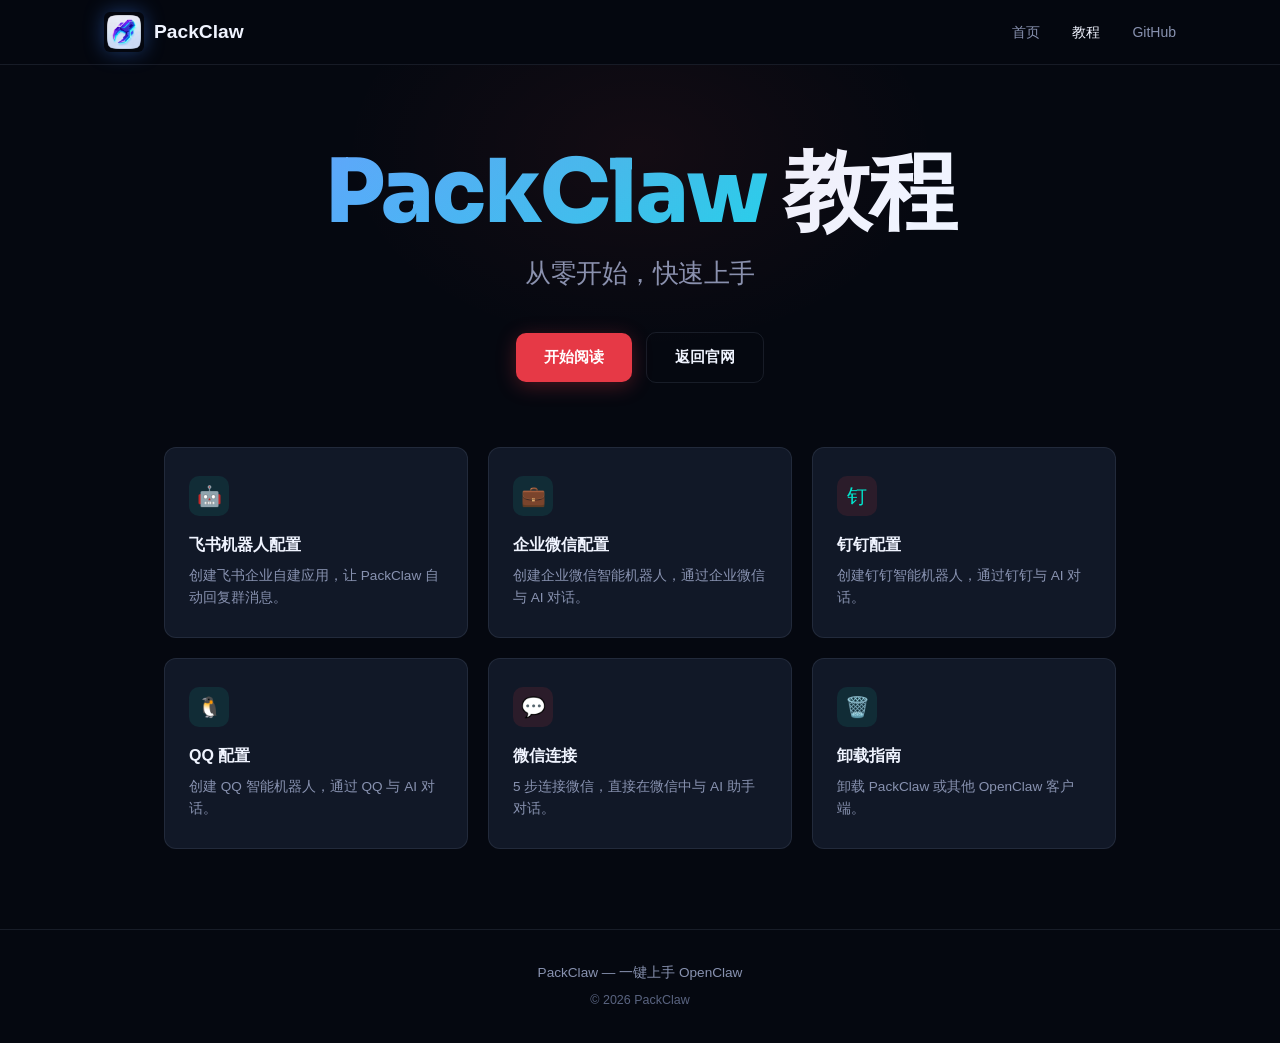
<file: docs/index.html>
<!DOCTYPE html>
<html lang="zh-CN">
<head>
  <meta charset="UTF-8">
  <meta name="viewport" content="width=device-width, initial-scale=1.0">
  <title>PackClaw 教程</title>
  <meta name="description" content="PackClaw 使用教程与配置指南">
  <link rel="preconnect" href="https://fonts.googleapis.com">
  <link rel="preconnect" href="https://fonts.gstatic.com" crossorigin>
  <link href="https://fonts.googleapis.com/css2?family=Sora:wght@300;400;500;600;700;800&display=swap" rel="stylesheet">
  <link rel="stylesheet" href="../style.css">
  <link rel="icon" type="image/png" href="../assets/critter-128.png">
  <style>
    :root {
      --accent: #3b82f6;
      --accent2: #60a5fa;
      --cyan-brand: #22d3ee;
      --font-display: 'Sora', sans-serif;
    }

    .logo-icon {
      width: 40px; height: 40px;
      display: flex; align-items: center; justify-content: center;
      font-size: 16px;
      box-shadow: 0 0 20px rgba(59,130,246,0.4);
      overflow: hidden;
    }

    .logo-icon img {
      width: 100%;
      height: 100%;
      object-fit: cover;
      border-radius: 8px;
    }

    .docs-hero {
      padding: 80px 0 40px;
      text-align: center;
      position: relative;
      overflow: hidden;
    }

    .docs-hero::before {
      content: '';
      position: absolute;
      top: -30%;
      left: 50%;
      transform: translateX(-50%);
      width: 600px;
      height: 400px;
      background: radial-gradient(ellipse, rgba(255, 77, 77, 0.06) 0%, transparent 70%);
      pointer-events: none;
    }

    .docs-hero h1 {
      font-family: var(--font-display);
      font-size: clamp(48px, 7vw, 88px);
      font-weight: 800;
      line-height: 1.08;
      margin-bottom: 12px;
      letter-spacing: -2px;
    }

    .docs-hero h1 .clip {
      background: linear-gradient(135deg, var(--accent2), var(--cyan-brand));
      -webkit-background-clip: text;
      -webkit-text-fill-color: transparent;
      background-clip: text;
    }

    .docs-hero h1 .sub {
      color: var(--text-primary);
      -webkit-text-fill-color: var(--text-primary);
    }

    .docs-hero .tagline {
      font-family: var(--font-display);
      font-size: clamp(18px, 2.5vw, 26px);
      font-weight: 300;
      color: var(--text-secondary);
      margin-bottom: 20px;
      letter-spacing: -0.5px;
      max-width: 560px;
      margin: 0 auto 36px;
      line-height: 1.7;
    }

    .docs-actions {
      display: flex;
      align-items: center;
      justify-content: center;
      gap: 14px;
      flex-wrap: wrap;
      margin-bottom: 24px;
    }

    .tutorials-grid {
      display: grid;
      grid-template-columns: repeat(auto-fit, minmax(260px, 1fr));
      gap: 20px;
      max-width: 1000px;
      margin: 0 auto;
      padding: 0 24px 80px;
    }

    .tutorial-card {
      background: var(--bg-elevated);
      border: 1px solid var(--border-subtle);
      border-radius: 12px;
      padding: 28px 24px;
      transition: border-color 0.3s, box-shadow 0.3s, transform 0.2s;
      cursor: pointer;
      text-decoration: none;
      display: block;
    }

    .tutorial-card:hover {
      border-color: rgba(136, 146, 176, 0.3);
      box-shadow: 0 4px 24px rgba(0, 0, 0, 0.3);
      transform: translateY(-2px);
      text-decoration: none;
    }

    .tutorial-card-icon {
      width: 40px;
      height: 40px;
      border-radius: 10px;
      display: flex;
      align-items: center;
      justify-content: center;
      font-size: 20px;
      margin-bottom: 16px;
    }

    .tutorial-card-icon.coral {
      background: rgba(230, 57, 70, 0.12);
    }

    .tutorial-card-icon.cyan {
      background: rgba(20, 184, 166, 0.12);
    }

    .tutorial-card h3 {
      font-size: 1rem;
      font-weight: 700;
      margin-bottom: 8px;
      color: var(--text-primary);
    }

    .tutorial-card p {
      font-size: 0.85rem;
      color: var(--text-secondary);
      line-height: 1.6;
    }

    .docs-footer {
      padding: 32px 0;
      border-top: 1px solid var(--border-subtle);
      text-align: center;
    }

    .docs-footer-inner {
      display: flex;
      flex-direction: column;
      align-items: center;
      gap: 8px;
    }

    .docs-footer .message {
      font-size: 0.85rem;
      color: var(--text-secondary);
    }

    .docs-footer .copyright {
      font-size: 0.78rem;
      color: var(--text-muted);
    }

    .docs-footer .copyright a {
      color: var(--text-muted);
      text-decoration: none;
    }

    .docs-footer .copyright a:hover {
      color: var(--text-secondary);
    }

    @media (max-width: 768px) {
      .tutorials-grid {
        grid-template-columns: 1fr;
        padding: 0 16px 60px;
      }

      .docs-hero {
        padding: 60px 0 30px;
      }
    }
  </style>
</head>
<body>

  <header>
    <div class="container header-inner">
      <a href="../index.html" class="logo">
        <div class="logo-icon"><img src="../assets/critter-128.png" alt="PackClaw"></div>
        <span>PackClaw</span>
      </a>
      <nav>
        <ul class="nav-links">
          <li><a href="../index.html">首页</a></li>
          <li><a href="index.html" style="color: var(--text-primary);">教程</a></li>
          <li><a href="https://github.com/linyujade/packclaw" target="_blank">GitHub</a></li>
        </ul>
      </nav>
    </div>
  </header>

  <section class="docs-hero">
    <div class="container">
      <h1><span class="clip">PackClaw</span> <span class="sub">教程</span></h1>
      <p class="tagline">从零开始，快速上手</p>
      <div class="docs-actions">
        <a href="#tutorials" class="btn btn-primary">开始阅读</a>
        <a href="../index.html" class="btn btn-ghost">返回官网</a>
      </div>
    </div>
  </section>

  <section id="tutorials" class="tutorials-grid">
    <a class="tutorial-card" href="tutorials/feishu-bot.html">
      <div class="tutorial-card-icon cyan">🤖</div>
      <h3>飞书机器人配置</h3>
      <p>创建飞书企业自建应用，让 PackClaw 自动回复群消息。</p>
    </a>
    <a class="tutorial-card" href="tutorials/wecom.html">
      <div class="tutorial-card-icon cyan">💼</div>
      <h3>企业微信配置</h3>
      <p>创建企业微信智能机器人，通过企业微信与 AI 对话。</p>
    </a>
    <a class="tutorial-card" href="tutorials/dingtalk.html">
      <div class="tutorial-card-icon coral">钉</div>
      <h3>钉钉配置</h3>
      <p>创建钉钉智能机器人，通过钉钉与 AI 对话。</p>
    </a>
    <a class="tutorial-card" href="tutorials/qq.html">
      <div class="tutorial-card-icon cyan">🐧</div>
      <h3>QQ 配置</h3>
      <p>创建 QQ 智能机器人，通过 QQ 与 AI 对话。</p>
    </a>
    <a class="tutorial-card" href="tutorials/wechat.html">
      <div class="tutorial-card-icon coral">💬</div>
      <h3>微信连接</h3>
      <p>5 步连接微信，直接在微信中与 AI 助手对话。</p>
    </a>
    <a class="tutorial-card" href="tutorials/uninstall.html">
      <div class="tutorial-card-icon cyan">🗑️</div>
      <h3>卸载指南</h3>
      <p>卸载 PackClaw 或其他 OpenClaw 客户端。</p>
    </a>
  </section>

  <footer class="docs-footer">
    <div class="container docs-footer-inner">
      <p class="message">PackClaw — 一键上手 OpenClaw</p>
      <p class="copyright">&copy; 2026 PackClaw</p>
    </div>
  </footer>

</body>
</html>
</file>
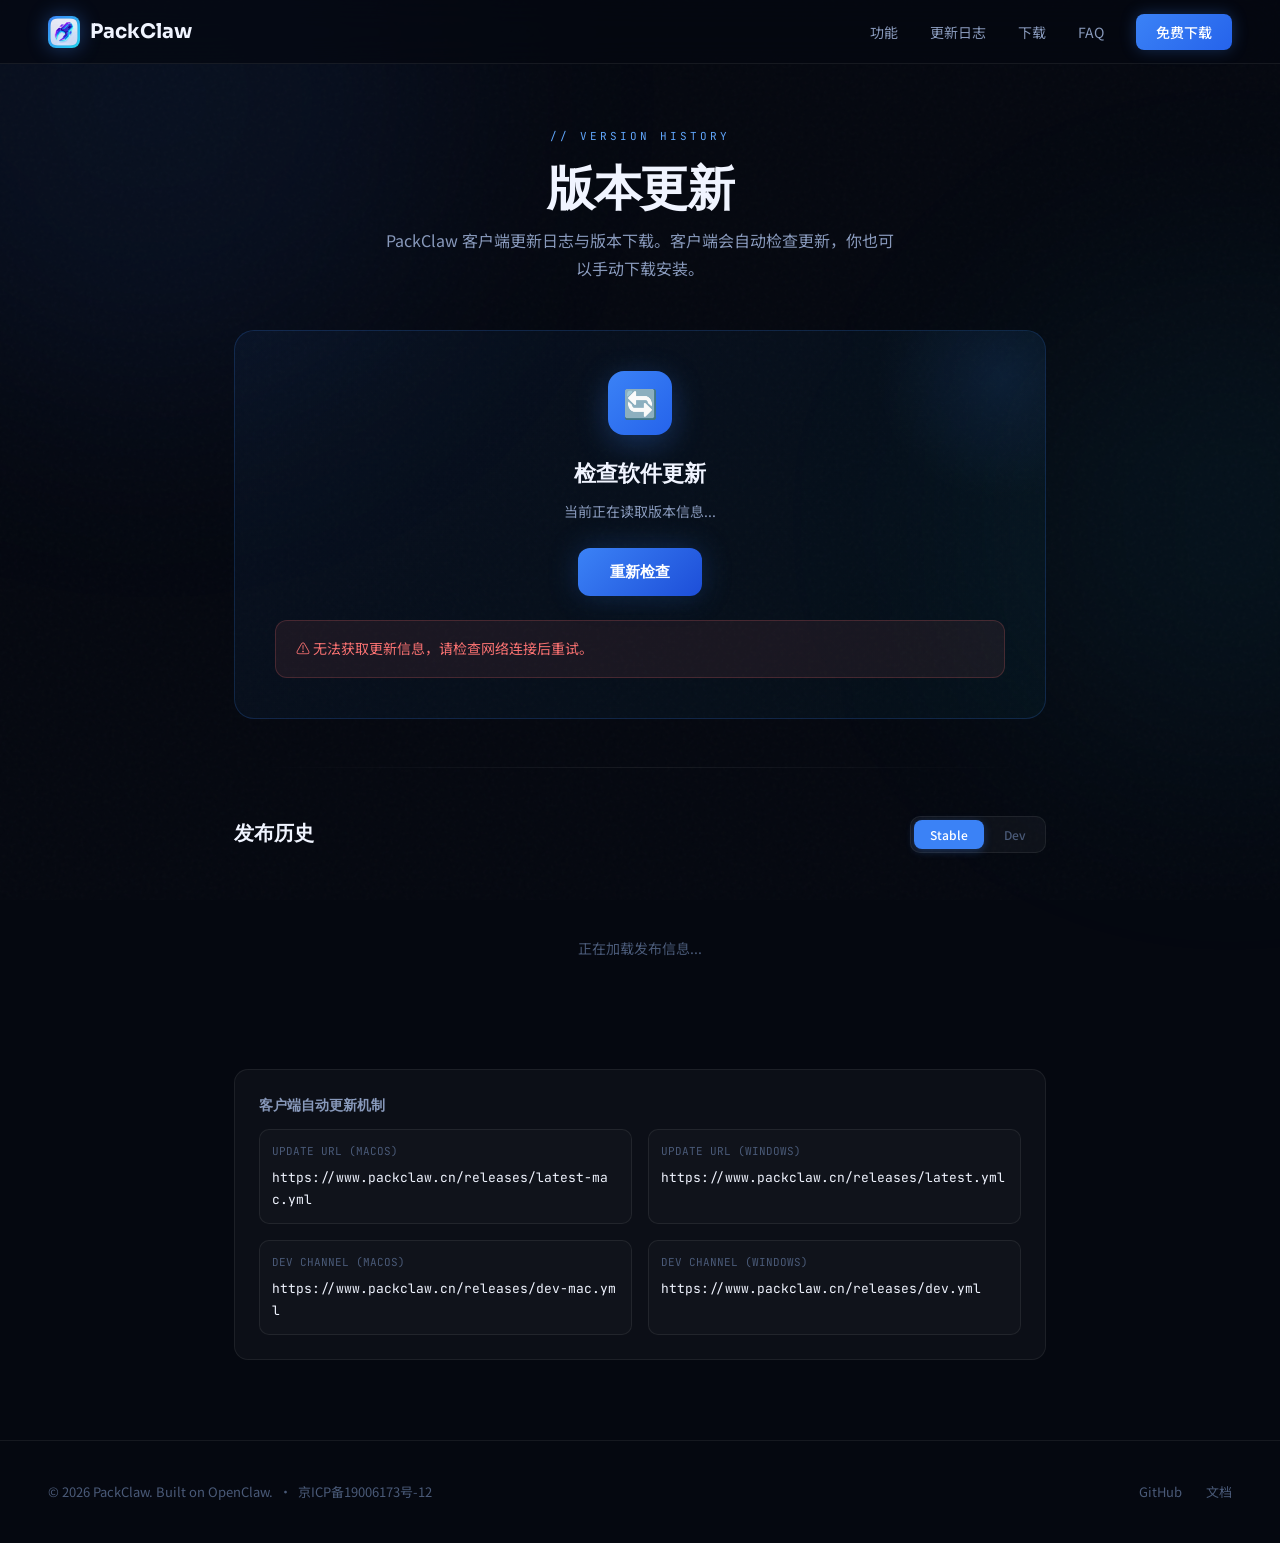
<file: releases/index.html>
<!DOCTYPE html>
<html lang="zh-CN">
<head>
<meta charset="UTF-8">
<meta name="viewport" content="width=device-width, initial-scale=1.0">
<title>PackClaw — 版本更新</title>
<link rel="preconnect" href="https://fonts.googleapis.com">
<link rel="preconnect" href="https://fonts.gstatic.com" crossorigin>
<link href="https://fonts.googleapis.com/css2?family=Sora:wght@300;400;500;600;700;800&family=Noto+Sans+SC:wght@300;400;500;700&family=JetBrains+Mono:wght@400;500&display=swap" rel="stylesheet">
<style>
:root {
  --bg: #050810;
  --bg2: #0b0f1e;
  --bg3: #111828;
  --card: rgba(255,255,255,0.03);
  --border: rgba(255,255,255,0.07);
  --border-hover: rgba(99,179,237,0.35);
  --text: #f0f4ff;
  --text2: #8899bb;
  --text3: #4a5a78;
  --accent: #3b82f6;
  --accent2: #60a5fa;
  --accent-glow: rgba(59,130,246,0.15);
  --cyan: #22d3ee;
  --cyan-glow: rgba(34,211,238,0.12);
  --gold: #fbbf24;
  --green: #34d399;
  --purple: #a78bfa;
  --red: #f87171;
  --font-display: 'Sora', sans-serif;
  --font-body: 'Noto Sans SC', sans-serif;
  --font-mono: 'JetBrains Mono', monospace;
}

*, *::before, *::after { box-sizing: border-box; margin: 0; padding: 0; }
html { scroll-behavior: smooth; }

body {
  background: var(--bg);
  color: var(--text);
  font-family: var(--font-body);
  font-size: 16px;
  line-height: 1.7;
  overflow-x: hidden;
  min-height: 100vh;
}

body::before {
  content: '';
  position: fixed;
  inset: 0;
  background-image: url("data:image/svg+xml,%3Csvg viewBox='0 0 256 256' xmlns='http://www.w3.org/2000/svg'%3E%3Cfilter id='noise'%3E%3CfeTurbulence type='fractalNoise' baseFrequency='0.9' numOctaves='4' stitchTiles='stitch'/%3E%3C/filter%3E%3Crect width='100%25' height='100%25' filter='url(%23noise)' opacity='0.035'/%3E%3C/svg%3E");
  pointer-events: none;
  z-index: 0;
  opacity: 0.6;
}

.blob {
  position: fixed;
  border-radius: 50%;
  filter: blur(120px);
  pointer-events: none;
  z-index: 0;
  animation: blobFloat 12s ease-in-out infinite alternate;
}
.blob-1 { width: 600px; height: 600px; background: rgba(59,130,246,0.07); top: -200px; left: -150px; }
.blob-2 { width: 500px; height: 500px; background: rgba(34,211,238,0.05); top: 30%; right: -200px; animation-delay: -4s; }

@keyframes blobFloat {
  0% { transform: translate(0,0) scale(1); }
  100% { transform: translate(30px, 40px) scale(1.08); }
}

nav {
  position: fixed;
  top: 0; left: 0; right: 0;
  z-index: 100;
  display: flex;
  align-items: center;
  justify-content: space-between;
  padding: 0 48px;
  height: 64px;
  background: rgba(5,8,16,0.7);
  backdrop-filter: blur(20px);
  border-bottom: 1px solid var(--border);
}

.logo {
  display: flex;
  align-items: center;
  gap: 10px;
  font-family: var(--font-display);
  font-weight: 700;
  font-size: 20px;
  color: var(--text);
  text-decoration: none;
}

.logo-icon {
  width: 32px; height: 32px;
  background: linear-gradient(135deg, var(--accent), var(--cyan));
  border-radius: 8px;
  display: flex; align-items: center; justify-content: center;
  font-size: 16px;
  box-shadow: 0 0 20px rgba(59,130,246,0.4);
}

nav ul { list-style: none; display: flex; gap: 32px; }
nav ul a { color: var(--text2); text-decoration: none; font-size: 14px; transition: color .2s; }
nav ul a:hover { color: var(--text); }

.nav-cta {
  background: linear-gradient(135deg, var(--accent), #2563eb);
  color: #fff !important;
  padding: 8px 20px;
  border-radius: 8px;
  font-weight: 500;
  box-shadow: 0 0 16px rgba(59,130,246,0.3);
}
.nav-cta:hover { opacity: 0.9 !important; box-shadow: 0 0 24px rgba(59,130,246,0.5) !important; }

.main-container {
  position: relative;
  z-index: 1;
  max-width: 860px;
  margin: 0 auto;
  padding: 120px 24px 80px;
}

.page-header {
  text-align: center;
  margin-bottom: 48px;
}

.page-label {
  display: inline-block;
  font-family: var(--font-mono);
  font-size: 11px;
  letter-spacing: 3px;
  text-transform: uppercase;
  color: var(--accent2);
  margin-bottom: 16px;
}

.page-title {
  font-family: var(--font-display);
  font-size: clamp(32px, 5vw, 48px);
  font-weight: 800;
  letter-spacing: -1.5px;
  line-height: 1.12;
  margin-bottom: 12px;
}

.page-desc {
  color: var(--text2);
  font-size: 16px;
  max-width: 520px;
  margin: 0 auto;
}

.update-check-card {
  background: linear-gradient(135deg, rgba(59,130,246,0.06), rgba(34,211,238,0.04));
  border: 1px solid rgba(59,130,246,0.2);
  border-radius: 20px;
  padding: 40px;
  margin-bottom: 48px;
  text-align: center;
  position: relative;
  overflow: hidden;
}

.update-check-card::before {
  content: '';
  position: absolute;
  top: -80px; right: -80px;
  width: 250px; height: 250px;
  border-radius: 50%;
  background: radial-gradient(circle, rgba(59,130,246,0.1), transparent 70%);
}

.check-icon {
  width: 64px; height: 64px;
  border-radius: 16px;
  background: linear-gradient(135deg, var(--accent), #2563eb);
  display: flex; align-items: center; justify-content: center;
  font-size: 28px;
  margin: 0 auto 20px;
  box-shadow: 0 8px 32px rgba(59,130,246,0.3);
}

.check-title {
  font-family: var(--font-display);
  font-size: 22px;
  font-weight: 700;
  margin-bottom: 8px;
}

.check-subtitle {
  color: var(--text2);
  font-size: 14px;
  margin-bottom: 24px;
}

.btn-check {
  display: inline-flex;
  align-items: center;
  gap: 10px;
  padding: 14px 32px;
  background: linear-gradient(135deg, var(--accent), #1d4ed8);
  border: none;
  border-radius: 12px;
  color: #fff;
  font-family: var(--font-display);
  font-size: 15px;
  font-weight: 600;
  cursor: pointer;
  box-shadow: 0 0 30px rgba(59,130,246,0.25), 0 4px 16px rgba(0,0,0,0.2);
  transition: all .25s;
}

.btn-check:hover {
  transform: translateY(-2px);
  box-shadow: 0 0 50px rgba(59,130,246,0.4), 0 8px 24px rgba(0,0,0,0.3);
}

.btn-check:disabled {
  opacity: 0.6;
  cursor: not-allowed;
  transform: none;
}

.btn-check .spinner {
  width: 16px; height: 16px;
  border: 2px solid rgba(255,255,255,0.3);
  border-top-color: #fff;
  border-radius: 50%;
  animation: spin .8s linear infinite;
  display: none;
}

.btn-check.loading .spinner { display: block; }

@keyframes spin { to { transform: rotate(360deg); } }

.check-result {
  margin-top: 24px;
  padding: 16px 20px;
  border-radius: 12px;
  font-size: 14px;
  display: none;
}

.check-result.show { display: flex; align-items: center; gap: 12px; }

.check-result.up-to-date {
  background: rgba(52,211,153,0.08);
  border: 1px solid rgba(52,211,153,0.2);
  color: var(--green);
}

.check-result.update-available {
  background: rgba(59,130,246,0.08);
  border: 1px solid rgba(59,130,246,0.25);
  color: var(--accent2);
}

.check-result.error {
  background: rgba(248,113,113,0.08);
  border: 1px solid rgba(248,113,113,0.2);
  color: var(--red);
}

.update-detail {
  text-align: left;
  margin-top: 20px;
  padding: 20px;
  background: rgba(255,255,255,0.03);
  border: 1px solid var(--border);
  border-radius: 12px;
  display: none;
}

.update-detail.show { display: block; }

.update-detail-row {
  display: flex;
  justify-content: space-between;
  padding: 8px 0;
  font-size: 13px;
  border-bottom: 1px solid var(--border);
}

.update-detail-row:last-child { border-bottom: none; }
.update-detail-row .label { color: var(--text3); }
.update-detail-row .value { color: var(--text); font-family: var(--font-mono); font-size: 12px; }

.download-links {
  display: flex;
  gap: 12px;
  margin-top: 16px;
  flex-wrap: wrap;
}

.dl-link {
  display: flex;
  align-items: center;
  gap: 8px;
  padding: 10px 18px;
  border-radius: 10px;
  border: 1px solid var(--border);
  background: rgba(255,255,255,0.03);
  color: var(--text);
  text-decoration: none;
  font-size: 13px;
  font-weight: 500;
  transition: all .2s;
}

.dl-link:hover {
  border-color: rgba(99,179,237,0.3);
  background: rgba(59,130,246,0.06);
}

.dl-link .arch {
  font-family: var(--font-mono);
  font-size: 11px;
  color: var(--text3);
}

.section-divider {
  height: 1px;
  background: linear-gradient(90deg, transparent, var(--border), transparent);
  margin: 48px 0;
}

.releases-header {
  display: flex;
  align-items: center;
  justify-content: space-between;
  margin-bottom: 24px;
}

.releases-title {
  font-family: var(--font-display);
  font-size: 20px;
  font-weight: 700;
}

.channel-tabs {
  display: flex;
  gap: 4px;
  background: rgba(255,255,255,0.04);
  border-radius: 10px;
  padding: 3px;
  border: 1px solid var(--border);
}

.channel-tab {
  padding: 6px 16px;
  border-radius: 8px;
  border: none;
  font-size: 12px;
  font-weight: 500;
  color: var(--text3);
  background: transparent;
  cursor: pointer;
  transition: all .2s;
  font-family: var(--font-body);
}

.channel-tab:hover { color: var(--text2); }

.channel-tab.active {
  background: var(--accent);
  color: #fff;
  box-shadow: 0 2px 8px rgba(59,130,246,0.3);
}

.release-list {
  display: flex;
  flex-direction: column;
  gap: 2px;
}

.release-item {
  background: var(--card);
  border: 1px solid var(--border);
  border-radius: 14px;
  padding: 24px 28px;
  transition: all .25s;
}

.release-item:hover {
  border-color: rgba(255,255,255,0.12);
  background: rgba(255,255,255,0.04);
}

.release-item.latest {
  border-color: rgba(59,130,246,0.25);
  background: rgba(59,130,246,0.04);
}

.release-top {
  display: flex;
  align-items: center;
  gap: 12px;
  margin-bottom: 12px;
}

.release-version {
  font-family: var(--font-display);
  font-size: 18px;
  font-weight: 700;
}

.release-badge {
  padding: 3px 10px;
  border-radius: 100px;
  font-size: 10px;
  font-weight: 600;
  font-family: var(--font-mono);
  letter-spacing: 0.5px;
}

.badge-latest {
  background: rgba(59,130,246,0.15);
  border: 1px solid rgba(59,130,246,0.3);
  color: var(--accent2);
}

.badge-stable {
  background: rgba(52,211,153,0.1);
  border: 1px solid rgba(52,211,153,0.25);
  color: var(--green);
}

.badge-dev {
  background: rgba(251,191,36,0.1);
  border: 1px solid rgba(251,191,36,0.25);
  color: var(--gold);
}

.release-date {
  color: var(--text3);
  font-size: 13px;
  font-family: var(--font-mono);
  margin-left: auto;
}

.release-changelog {
  color: var(--text2);
  font-size: 14px;
  line-height: 1.8;
}

.release-changelog ul {
  list-style: none;
  padding: 0;
}

.release-changelog li {
  padding: 3px 0;
  display: flex;
  align-items: flex-start;
  gap: 8px;
}

.release-changelog li::before {
  content: '';
  width: 5px; height: 5px;
  border-radius: 50%;
  background: var(--accent);
  flex-shrink: 0;
  margin-top: 9px;
}

.release-downloads {
  display: flex;
  gap: 8px;
  margin-top: 16px;
  flex-wrap: wrap;
}

.release-dl-btn {
  padding: 7px 14px;
  border-radius: 8px;
  border: 1px solid var(--border);
  background: rgba(255,255,255,0.03);
  color: var(--text2);
  text-decoration: none;
  font-size: 12px;
  font-weight: 500;
  transition: all .2s;
  display: inline-flex;
  align-items: center;
  gap: 6px;
}

.release-dl-btn:hover {
  border-color: rgba(99,179,237,0.3);
  color: var(--text);
  background: rgba(59,130,246,0.06);
}

.release-dl-btn .platform-icon {
  font-size: 14px;
}

.update-info-footer {
  margin-top: 48px;
  padding: 24px;
  background: var(--card);
  border: 1px solid var(--border);
  border-radius: 14px;
}

.update-info-footer h4 {
  font-family: var(--font-display);
  font-size: 14px;
  font-weight: 600;
  margin-bottom: 12px;
  color: var(--text2);
}

.update-info-grid {
  display: grid;
  grid-template-columns: repeat(auto-fit, minmax(280px, 1fr));
  gap: 16px;
}

.update-info-item {
  padding: 12px;
  background: rgba(255,255,255,0.02);
  border: 1px solid var(--border);
  border-radius: 10px;
}

.update-info-item .info-label {
  font-size: 11px;
  color: var(--text3);
  font-family: var(--font-mono);
  margin-bottom: 6px;
}

.update-info-item .info-value {
  font-size: 13px;
  color: var(--text);
  font-family: var(--font-mono);
  word-break: break-all;
}

footer {
  border-top: 1px solid var(--border);
  padding: 40px 48px;
  display: flex;
  align-items: center;
  justify-content: space-between;
  position: relative;
  z-index: 1;
}

.footer-left { color: var(--text3); font-size: 13px; }
.footer-left a { color: var(--text3); text-decoration: none; }
.footer-left a:hover { color: var(--text2); }

.footer-right { display: flex; gap: 24px; }
.footer-right a { color: var(--text3); font-size: 13px; text-decoration: none; }
.footer-right a:hover { color: var(--text2); }

.empty-state {
  text-align: center;
  padding: 60px 20px;
  color: var(--text3);
  font-size: 14px;
}

@media (max-width: 768px) {
  nav { padding: 0 20px; }
  nav ul { display: none; }
  .main-container { padding: 100px 16px 60px; }
  .update-check-card { padding: 28px 20px; }
  .releases-header { flex-direction: column; gap: 12px; align-items: flex-start; }
  .download-links { flex-direction: column; }
  footer { flex-direction: column; gap: 16px; text-align: center; }
}
</style>
</head>
<body>

<div class="blob blob-1"></div>
<div class="blob blob-2"></div>

<nav>
  <a href="../" class="logo">
    <div class="logo-icon"><img src="../assets/critter-128.png" alt="PackClaw" style="width:32px;height:32px;"></div>
    PackClaw
  </a>
  <ul>
    <li><a href="../#features">功能</a></li>
    <li><a href="./">更新日志</a></li>
    <li><a href="../#download">下载</a></li>
    <li><a href="../#faq">FAQ</a></li>
    <li><a href="../#download" class="nav-cta">免费下载</a></li>
  </ul>
</nav>

<div class="main-container">

  <div class="page-header">
    <span class="page-label">// VERSION HISTORY</span>
    <h1 class="page-title">版本更新</h1>
    <p class="page-desc">PackClaw 客户端更新日志与版本下载。客户端会自动检查更新，你也可以手动下载安装。</p>
  </div>

  <div class="update-check-card">
    <div class="check-icon">🔄</div>
    <div class="check-title">检查软件更新</div>
    <div class="check-subtitle" id="currentVersion">当前正在读取版本信息...</div>
    <button class="btn-check" id="btnCheckUpdate" onclick="checkForUpdates()">
      <span class="spinner"></span>
      <span class="btn-text">检查更新</span>
    </button>
    <div class="check-result" id="checkResult"></div>
    <div class="update-detail" id="updateDetail">
      <div class="update-detail-row">
        <span class="label">最新版本</span>
        <span class="value" id="detailVersion">-</span>
      </div>
      <div class="update-detail-row">
        <span class="label">发布日期</span>
        <span class="value" id="detailDate">-</span>
      </div>
      <div class="update-detail-row">
        <span class="label">文件大小</span>
        <span class="value" id="detailSize">-</span>
      </div>
      <div class="download-links" id="downloadLinks"></div>
    </div>
  </div>

  <div class="section-divider"></div>

  <div class="releases-header">
    <h2 class="releases-title">发布历史</h2>
    <div class="channel-tabs">
      <button class="channel-tab active" data-channel="stable" onclick="switchChannel('stable', this)">Stable</button>
      <button class="channel-tab" data-channel="dev" onclick="switchChannel('dev', this)">Dev</button>
    </div>
  </div>

  <div id="releaseList" class="release-list">
    <div class="empty-state">正在加载发布信息...</div>
  </div>

  <div class="update-info-footer">
    <h4>客户端自动更新机制</h4>
    <div class="update-info-grid">
      <div class="update-info-item">
        <div class="info-label">UPDATE URL (MACOS)</div>
        <div class="info-value">https://www.packclaw.cn/releases/latest-mac.yml</div>
      </div>
      <div class="update-info-item">
        <div class="info-label">UPDATE URL (WINDOWS)</div>
        <div class="info-value">https://www.packclaw.cn/releases/latest.yml</div>
      </div>
      <div class="update-info-item">
        <div class="info-label">DEV CHANNEL (MACOS)</div>
        <div class="info-value">https://www.packclaw.cn/releases/dev-mac.yml</div>
      </div>
      <div class="update-info-item">
        <div class="info-label">DEV CHANNEL (WINDOWS)</div>
        <div class="info-value">https://www.packclaw.cn/releases/dev.yml</div>
      </div>
    </div>
  </div>

</div>

<footer>
  <div class="footer-left">
    © 2026 PackClaw. Built on OpenClaw. &nbsp;·&nbsp;
    <a href="https://beian.miit.gov.cn/" target="_blank" rel="noopener noreferrer">京ICP备19006173号-12</a>
  </div>
  <div class="footer-right">
    <a href="https://github.com/linyujade/packclaw" target="_blank">GitHub</a>
    <a href="../docs/index.html" target="_blank">文档</a>
  </div>
</footer>

<script>
const BASE_URL = 'https://www.packclaw.cn/releases';
const DOWNLOAD_BASE = 'https://www.packclaw.cn/releases';
let currentChannel = 'stable';

function getPlatform() {
  var ua = navigator.userAgent || navigator.platform || '';
  var isMac = /Mac|iPhone|iPod|iPad/i.test(ua);
  if (isMac) return 'mac';
  return 'win';
}

function getYmlFileName(platform, channel) {
  if (channel === 'dev') {
    return platform === 'mac' ? 'dev-mac.yml' : 'dev.yml';
  }
  return platform === 'mac' ? 'latest-mac.yml' : 'latest.yml';
}

function parseYml(text) {
  var result = { version: '', releaseDate: '', files: [] };
  var lines = text.split('\n');
  var inFiles = false;
  for (var i = 0; i < lines.length; i++) {
    var line = lines[i];
    if (line.startsWith('version:')) {
      result.version = line.replace('version:', '').trim().replace(/['"]/g, '');
    } else if (line.startsWith('releaseDate:')) {
      result.releaseDate = line.replace('releaseDate:', '').trim().replace(/['"]/g, '');
    } else if (line.startsWith('files:')) {
      inFiles = true;
      continue;
    } else if (inFiles && line.startsWith('  - url:')) {
      result.files.push({ url: line.replace('  - url:', '').trim().replace(/['"]/g, '') });
    } else if (inFiles && line.startsWith('    url:')) {
      result.files.push({ url: line.replace('    url:', '').trim().replace(/['"]/g, '') });
    } else if (inFiles && line && !line.startsWith(' ') && !line.startsWith('\t')) {
      inFiles = false;
    } else if (inFiles && line.startsWith('    sha512:')) {
      if (result.files.length > 0) result.files[result.files.length - 1].sha512 = line.replace('    sha512:', '').trim();
    } else if (inFiles && line.startsWith('    size:')) {
      if (result.files.length > 0) result.files[result.files.length - 1].size = parseInt(line.replace('    size:', '').trim());
    }
  }
  return result;
}

function formatBytes(bytes) {
  if (!bytes || bytes === 0) return '-';
  var sizes = ['B', 'KB', 'MB', 'GB'];
  var i = Math.floor(Math.log(bytes) / Math.log(1024));
  return (bytes / Math.pow(1024, i)).toFixed(1) + ' ' + sizes[i];
}

function formatDate(dateStr) {
  if (!dateStr) return '-';
  try {
    var d = new Date(dateStr);
    return d.getFullYear() + '-' + String(d.getMonth() + 1).padStart(2, '0') + '-' + String(d.getDate()).padStart(2, '0');
  } catch (e) {
    return dateStr;
  }
}

function getArchLabel(filename) {
  if (filename.includes('arm64')) return 'ARM64';
  if (filename.includes('x64') || filename.includes('amd64')) return 'x64';
  return '';
}

function getPlatformLabel(filename) {
  if (filename.includes('.dmg') || filename.includes('-mac.')) return 'macOS';
  if (filename.includes('.exe') || filename.includes('Setup')) return 'Windows';
  return '';
}

function getPlatformIcon(filename) {
  if (filename.includes('.dmg') || filename.includes('-mac.')) return '🍎';
  if (filename.includes('.exe') || filename.includes('Setup')) return '🪟';
  return '📦';
}

function isPackclawClient() {
  try {
    return window.packclaw && typeof window.packclaw.checkForUpdates === 'function';
  } catch (e) {
    return false;
  }
}

async function fetchYml(platform, channel) {
  var filename = getYmlFileName(platform, channel);
  var url = BASE_URL + '/' + filename;
  console.log('url=>', url);
  try {
    var resp = await fetch(url, { cache: 'no-store' });
    console.log('resp=>', resp);
    if (!resp.ok) return null;
    var text = await resp.text();
    return parseYml(text);
  } catch (e) {
    return null;
  }
}

function showResult(type, message) {
  var el = document.getElementById('checkResult');
  el.className = 'check-result show ' + type;
  el.innerHTML = message;
}

async function checkForUpdates() {
  var btn = document.getElementById('btnCheckUpdate');
  var detailEl = document.getElementById('updateDetail');

  btn.classList.add('loading');
  btn.disabled = true;
  btn.querySelector('.btn-text').textContent = '正在检查...';
  detailEl.classList.remove('show');

  var platform = getPlatform();
  var ymlData = await fetchYml(platform, currentChannel);

  btn.classList.remove('loading');
  btn.disabled = false;
  btn.querySelector('.btn-text').textContent = '重新检查';

  if (!ymlData || !ymlData.version) {
    showResult('error', '⚠️ 无法获取更新信息，请检查网络连接后重试。');
    return;
  }

  document.getElementById('currentVersion').textContent = '最新版本: v' + ymlData.version;

  var downloadsHtml = '';
  if (ymlData.files && ymlData.files.length > 0) {
    ymlData.files.forEach(function(f) {
      var fname = f.url.split('/').pop();
      var arch = getArchLabel(fname);
      var pLabel = getPlatformLabel(fname);
      var pIcon = getPlatformIcon(fname);
      var href = f.url.startsWith('http') ? f.url : (DOWNLOAD_BASE + '/' + f.url);
      downloadsHtml += '<a href="' + href + '" class="dl-link" target="_blank">' + pIcon + ' ' + pLabel + ' ' + (arch ? '(' + arch + ')' : '') + '</a>';
    });
  }

  document.getElementById('detailVersion').textContent = 'v' + ymlData.version;
  document.getElementById('detailDate').textContent = formatDate(ymlData.releaseDate);

  var totalSize = 0;
  if (ymlData.files) {
    ymlData.files.forEach(function(f) { if (f.size) totalSize += f.size; });
  }
  document.getElementById('detailSize').textContent = totalSize > 0 ? formatBytes(totalSize) : '-';
  document.getElementById('downloadLinks').innerHTML = downloadsHtml;

  if (isPackclawClient()) {
    showResult('update-available', '🔄 检测到新版本 v' + ymlData.version + '，请在客户端中点击"安装更新"');
  } else {
    showResult('update-available', '✨ 最新版本: <strong>v' + ymlData.version + '</strong>（' + formatDate(ymlData.releaseDate) + '）');
  }

  detailEl.classList.add('show');
  renderReleaseList(ymlData);
}

function renderReleaseList(ymlData) {
  var list = document.getElementById('releaseList');
  if (!ymlData || !ymlData.version) {
    list.innerHTML = '<div class="empty-state">暂无发布信息</div>';
    return;
  }

  var channelLabel = currentChannel === 'dev' ? 'Dev' : 'Stable';
  var badgeClass = currentChannel === 'dev' ? 'badge-dev' : 'badge-stable';

  var filesHtml = '';
  if (ymlData.files && ymlData.files.length > 0) {
    ymlData.files.forEach(function(f) {
      var fname = f.url.split('/').pop();
      var arch = getArchLabel(fname);
      var pLabel = getPlatformLabel(fname);
      var pIcon = getPlatformIcon(fname);
      var href = f.url.startsWith('http') ? f.url : (DOWNLOAD_BASE + '/' + f.url);
      filesHtml += '<a href="' + href + '" class="release-dl-btn" target="_blank"><span class="platform-icon">' + pIcon + '</span>' + pLabel + ' ' + arch + '</a>';
    });
  }

  list.innerHTML =
    '<div class="release-item latest">' +
      '<div class="release-top">' +
        '<span class="release-version">v' + ymlData.version + '</span>' +
        '<span class="release-badge badge-latest">Latest</span>' +
        '<span class="release-badge ' + badgeClass + '">' + channelLabel + '</span>' +
        '<span class="release-date">' + formatDate(ymlData.releaseDate) + '</span>' +
      '</div>' +
      '<div class="release-changelog">' +
        '<ul>' +
          '<li>版本 ' + ymlData.version + ' 更新</li>' +
          '<li>详细更新日志请查看 <a href="https://github.com/linyujade/packclaw/releases" target="_blank" style="color:var(--accent2);text-decoration:none;">GitHub Releases</a></li>' +
        '</ul>' +
      '</div>' +
      (filesHtml ? '<div class="release-downloads">' + filesHtml + '</div>' : '') +
    '</div>';
}

function switchChannel(channel, el) {
  currentChannel = channel;
  document.querySelectorAll('.channel-tab').forEach(function(t) { t.classList.remove('active'); });
  el.classList.add('active');
  checkForUpdates();
}

(function init() {
  checkForUpdates();
})();
</script>
</body>
</html>
</file>
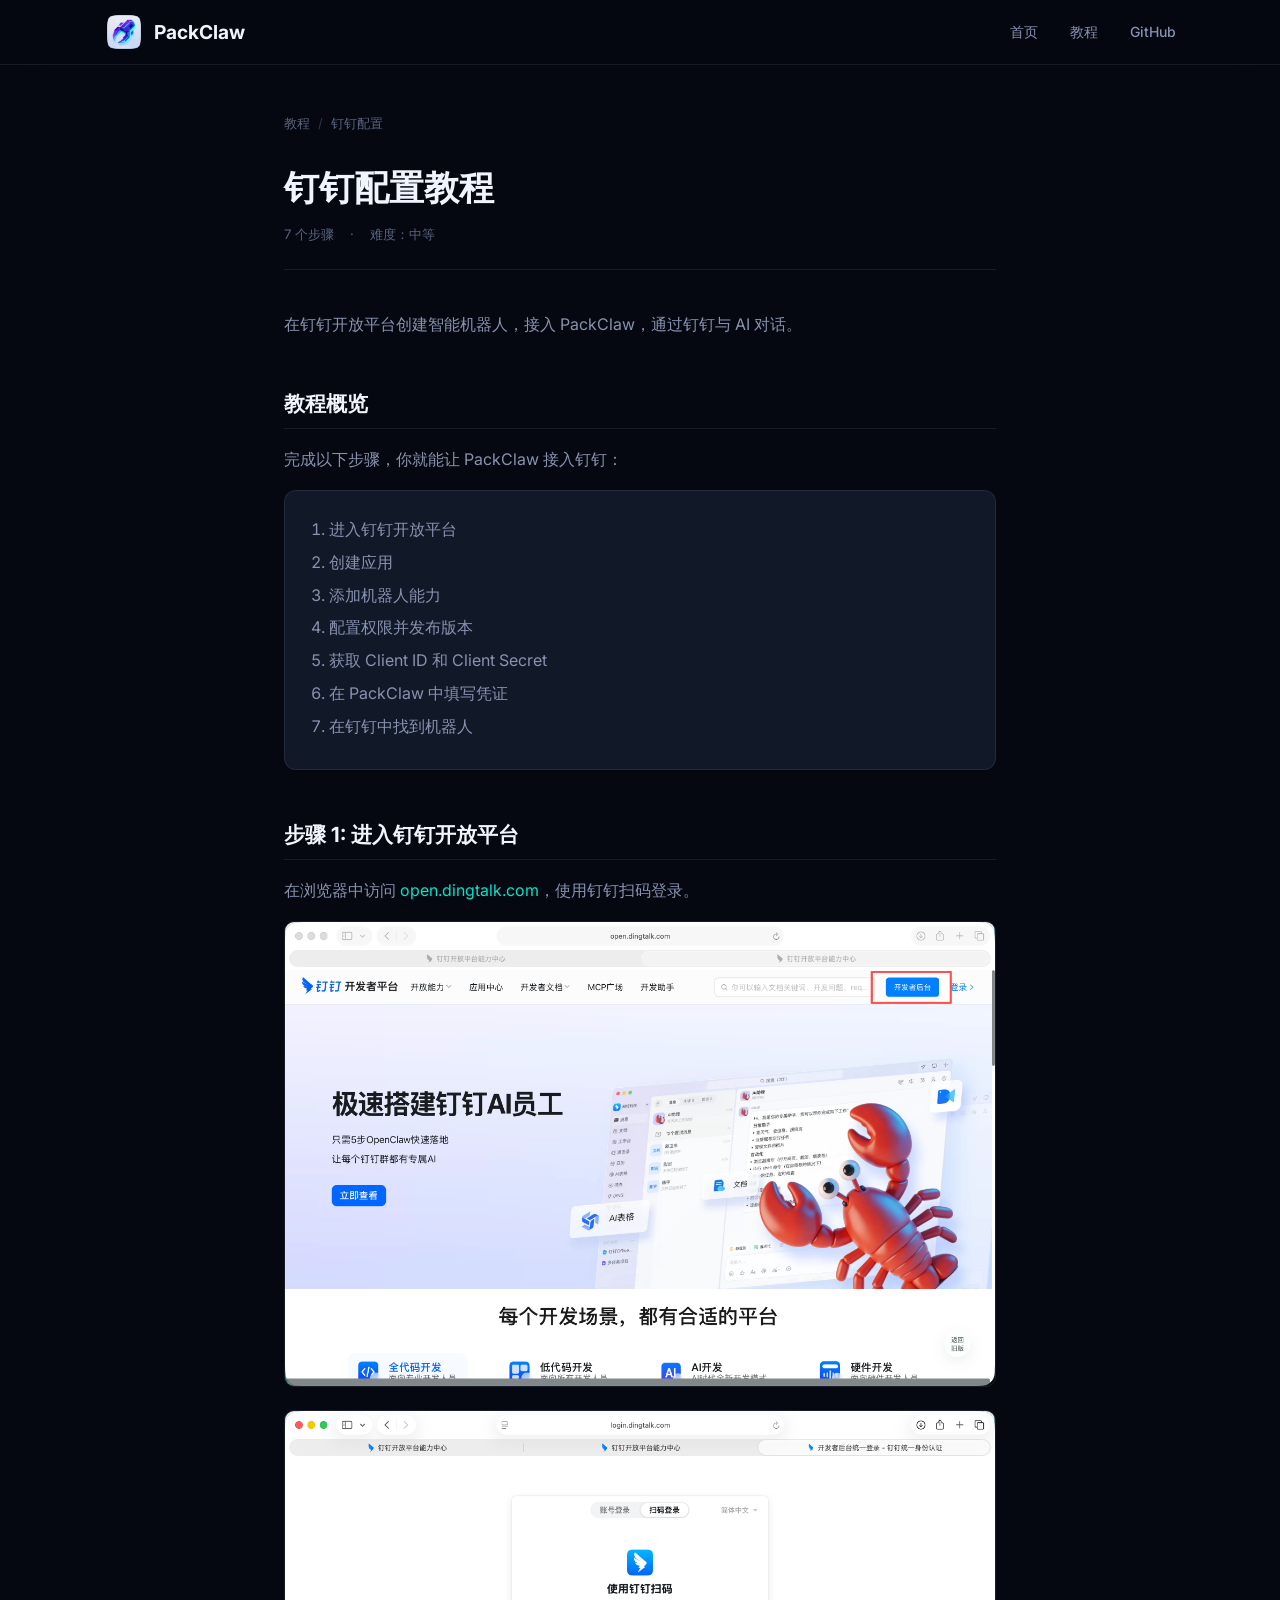
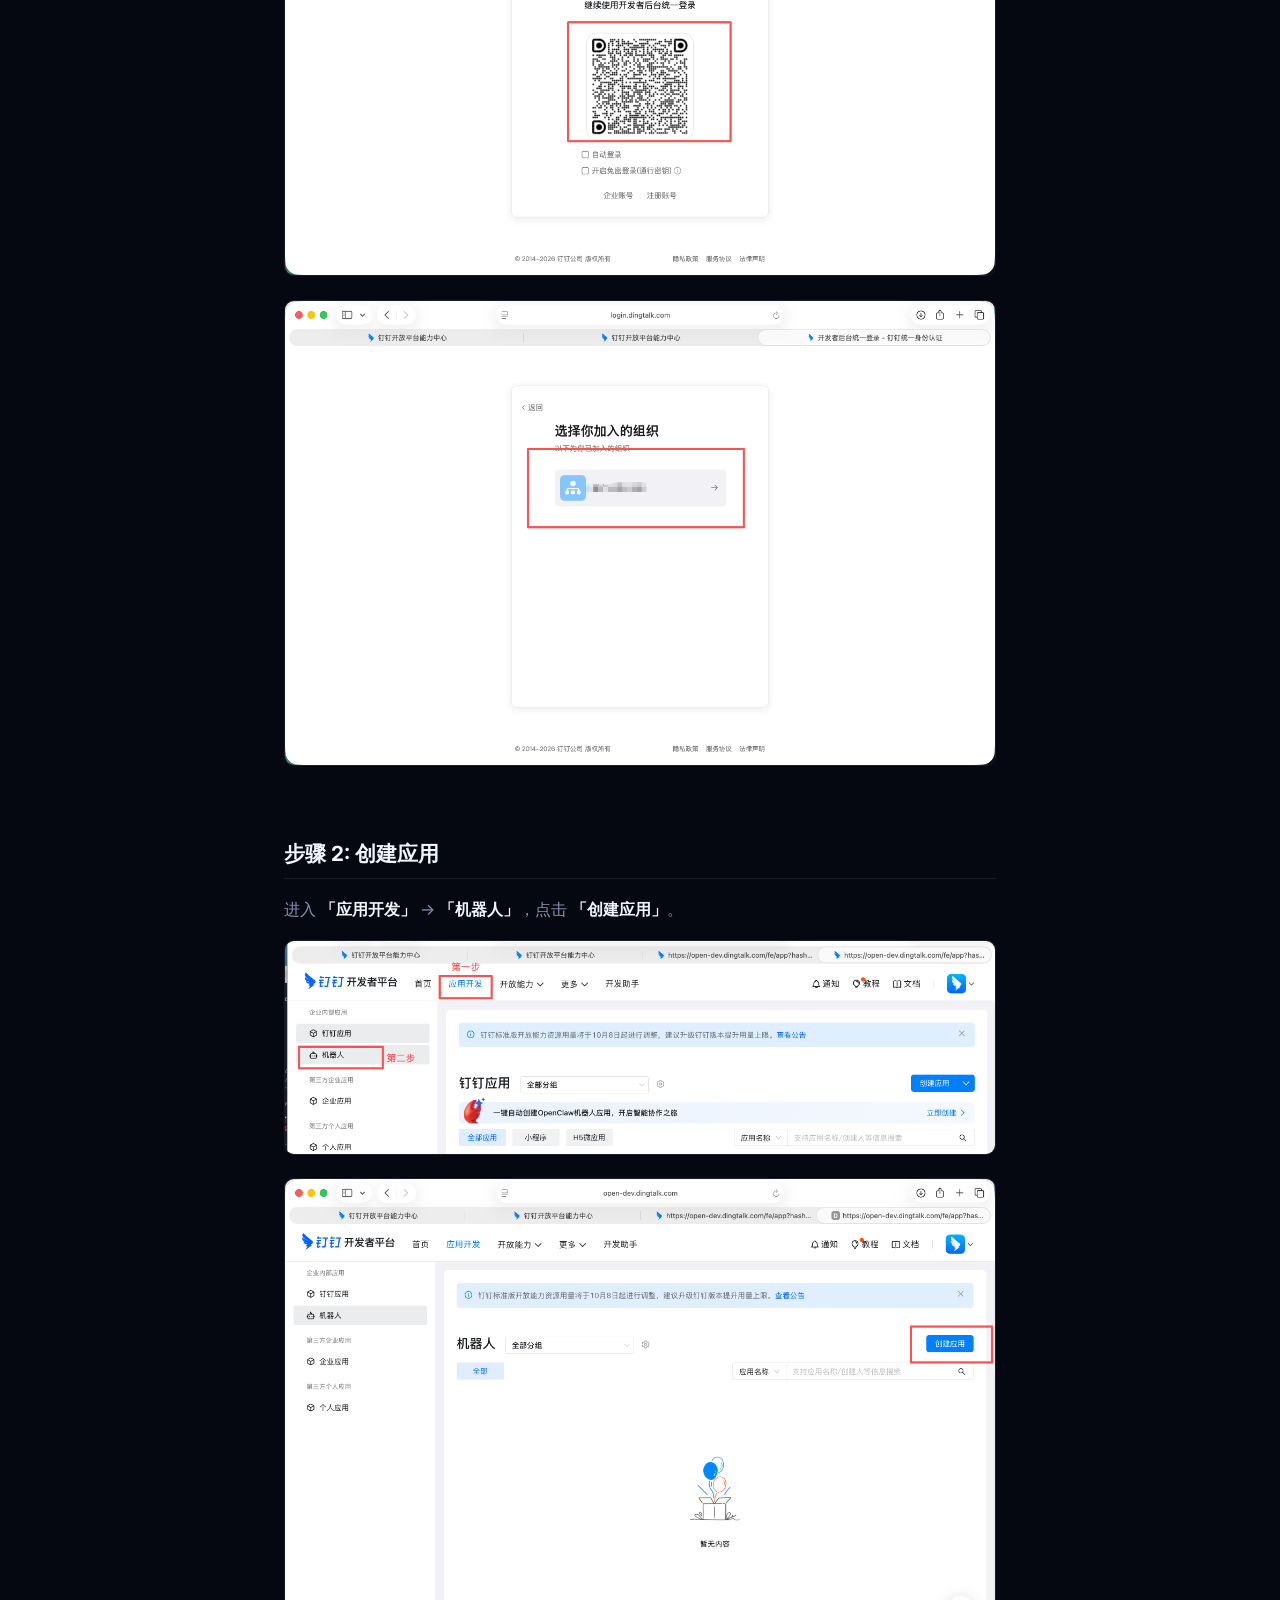
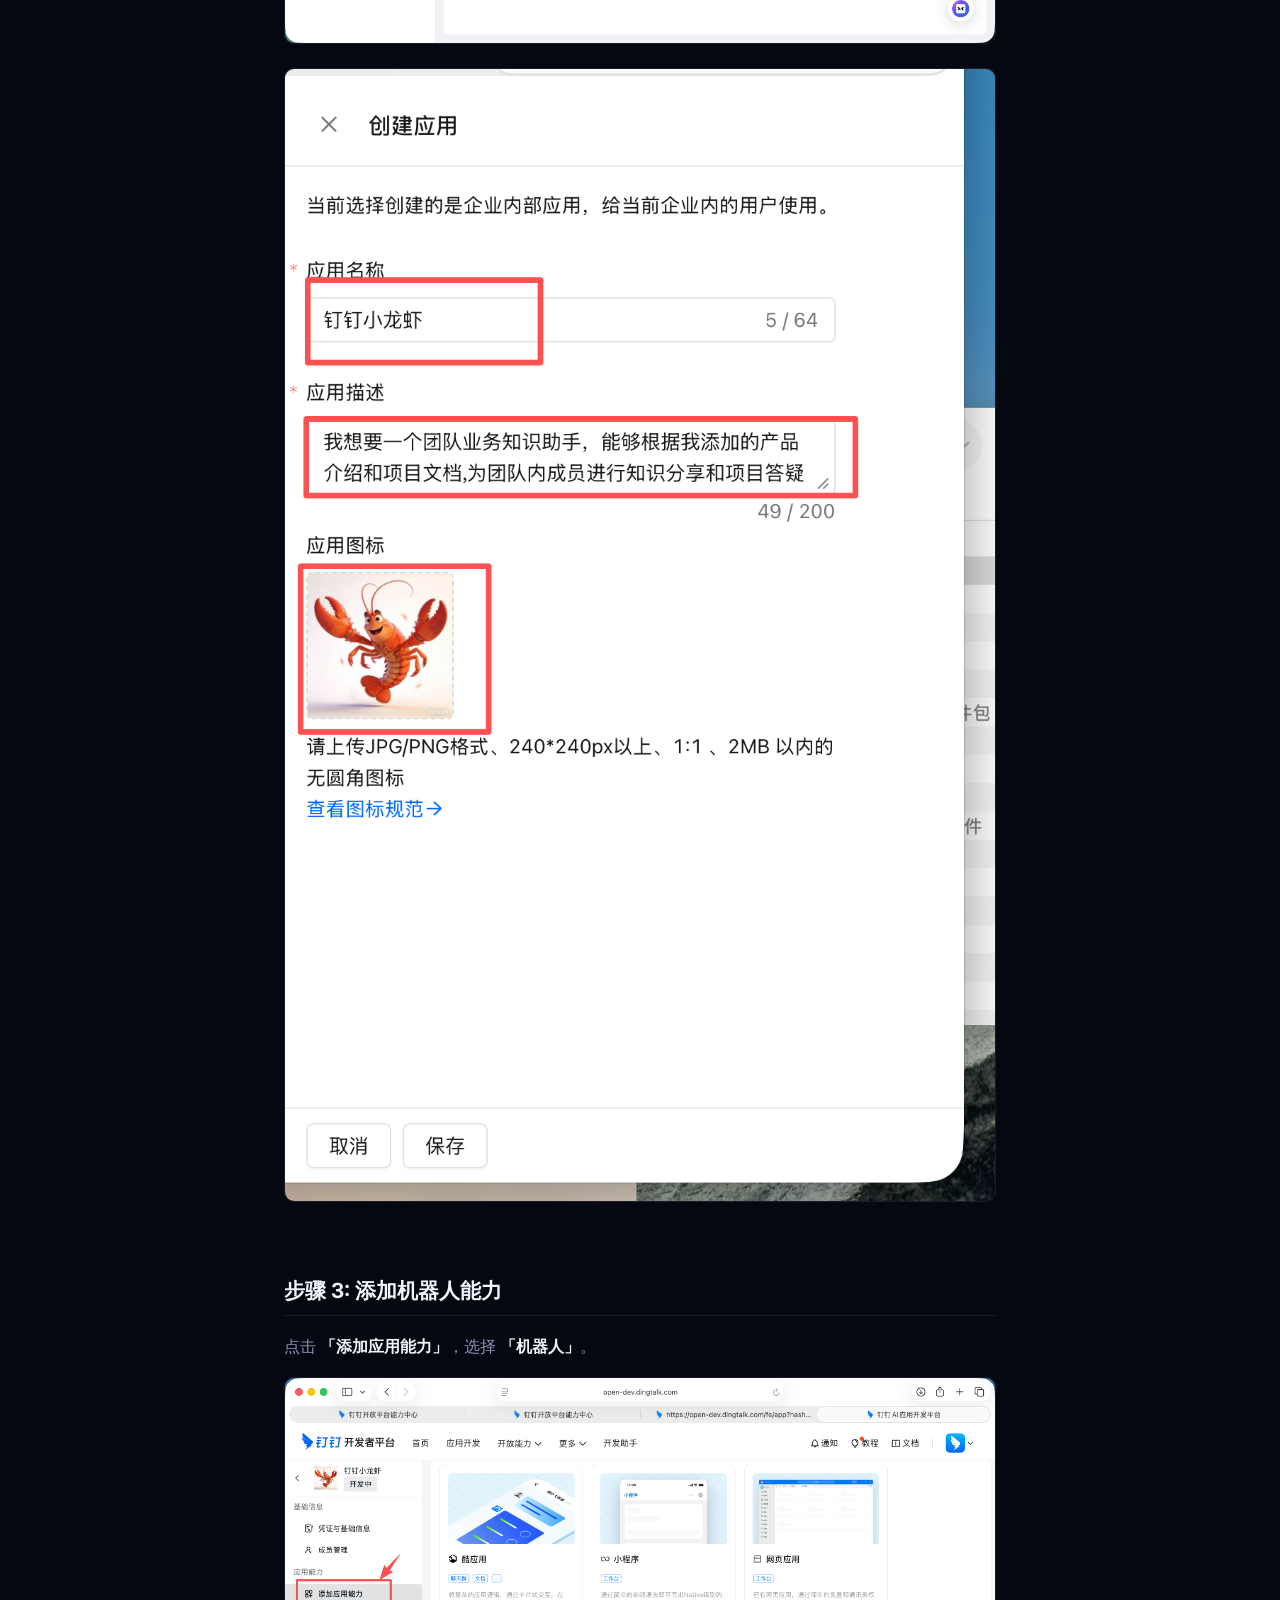
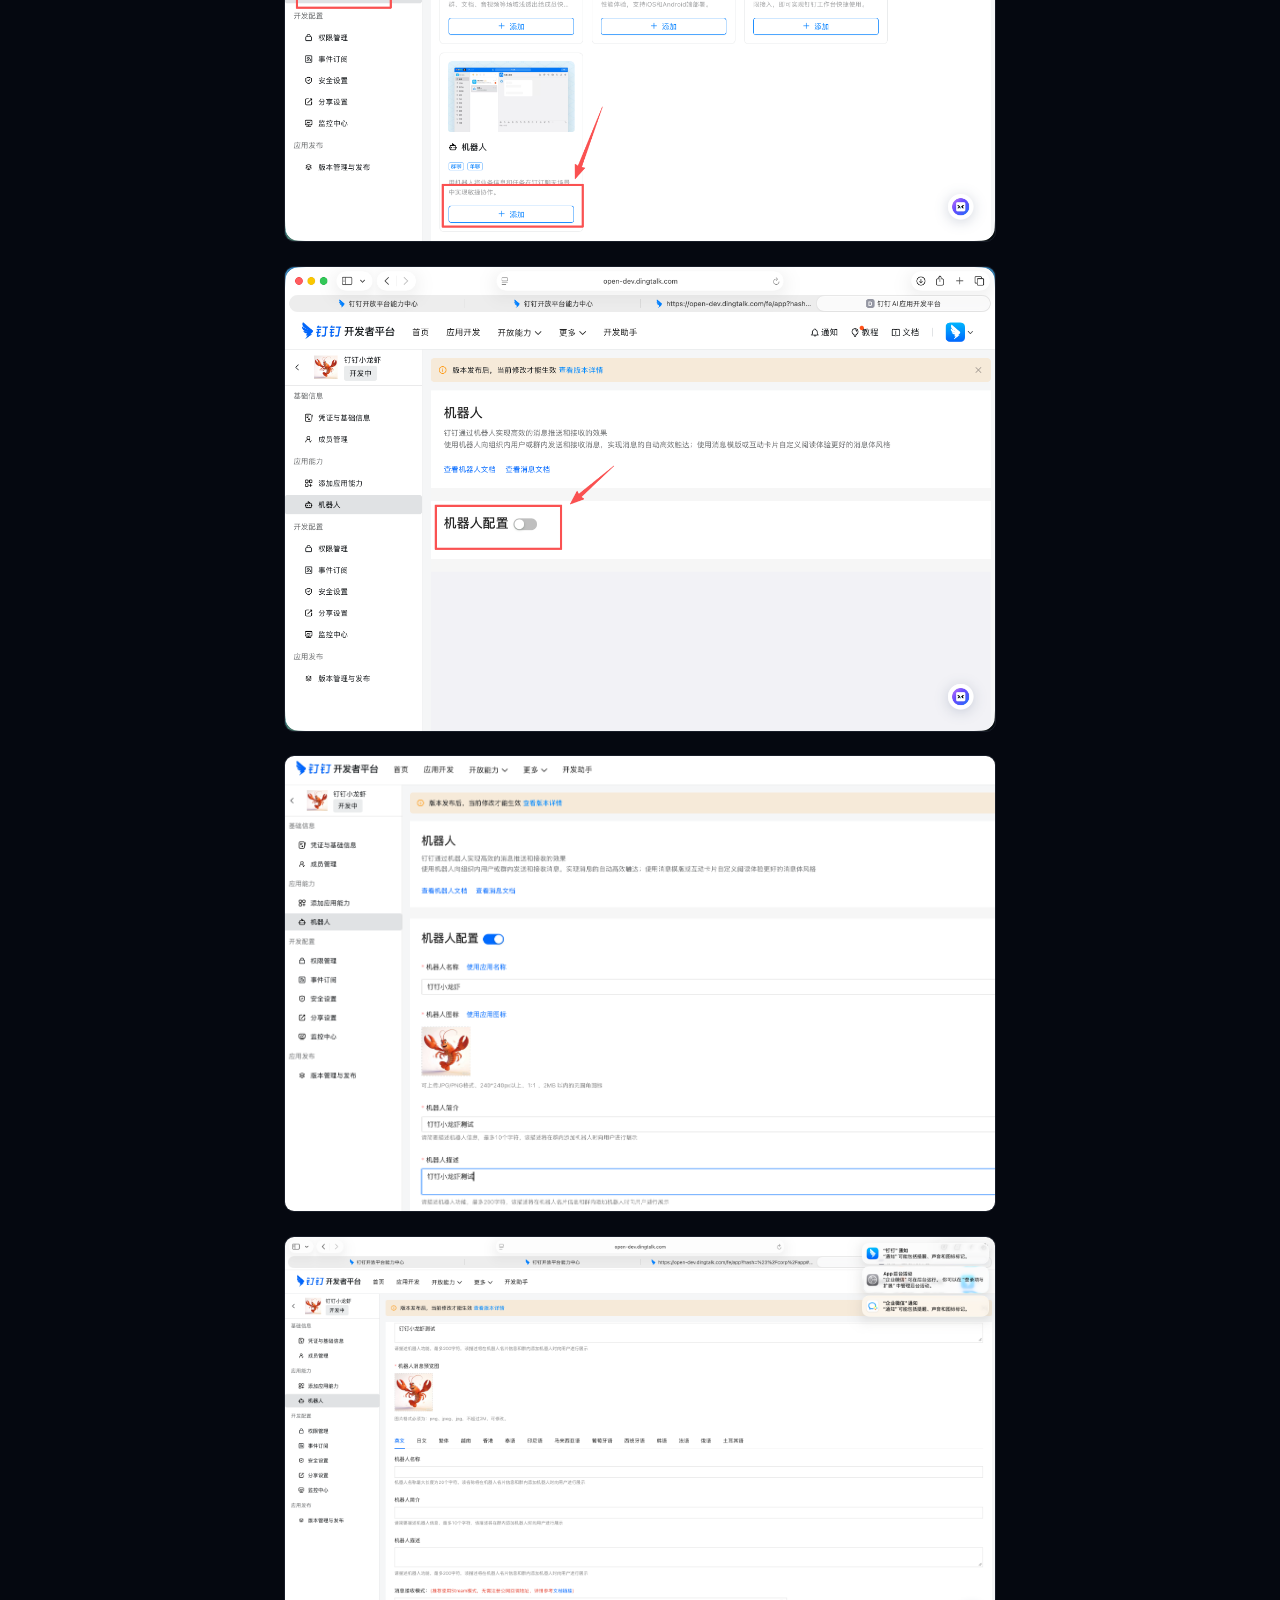
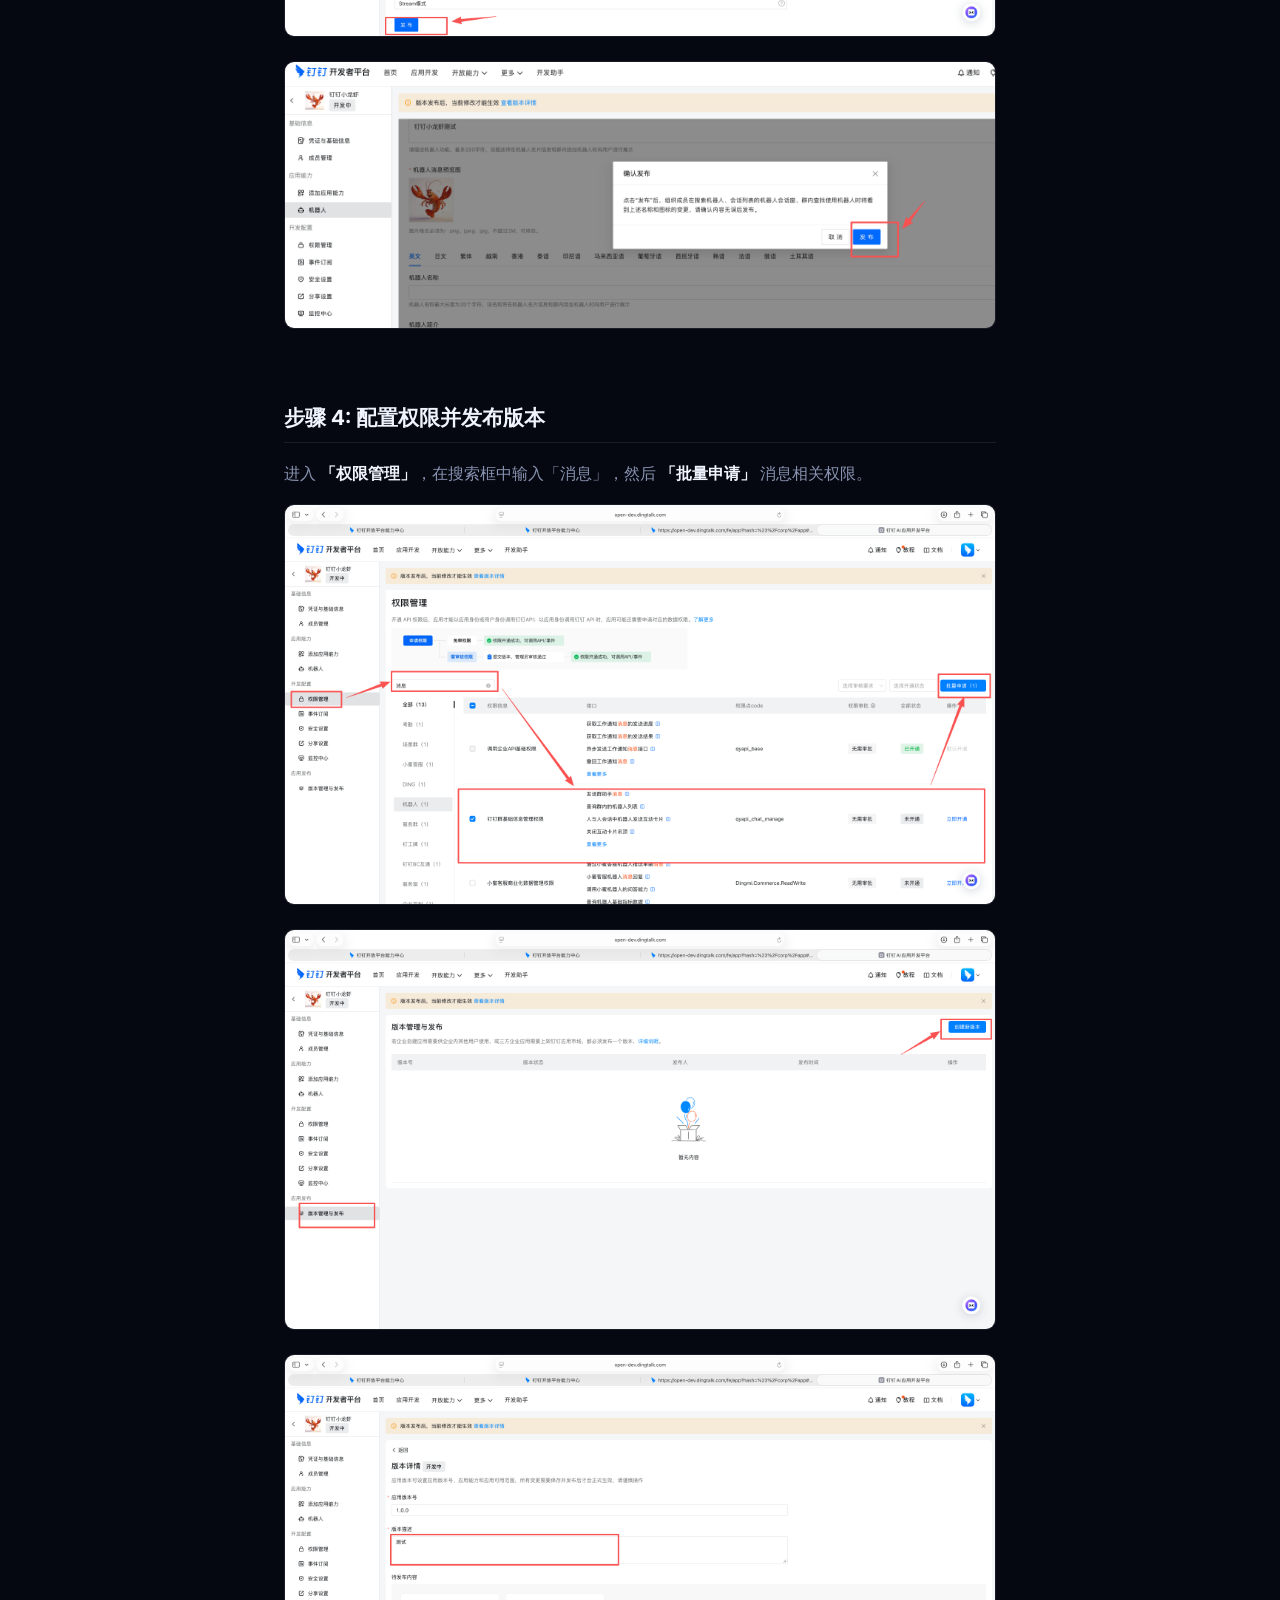
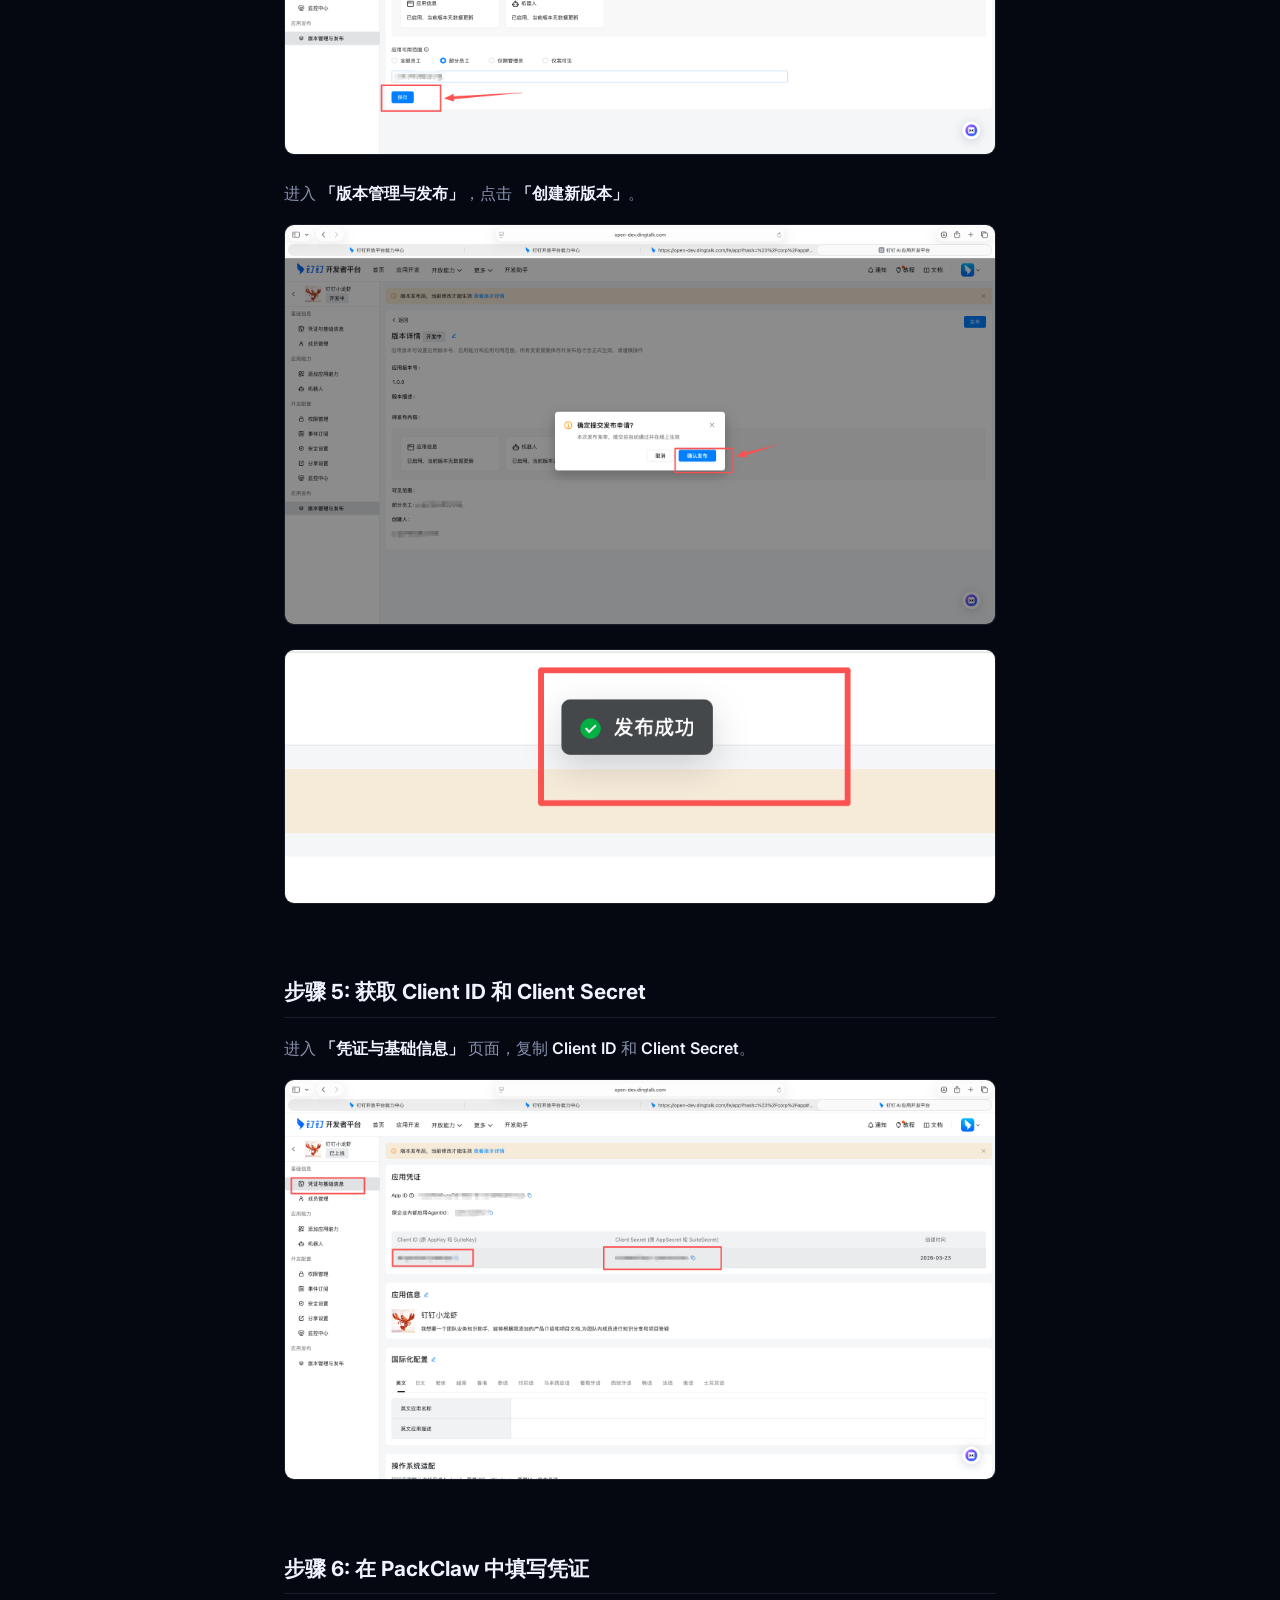
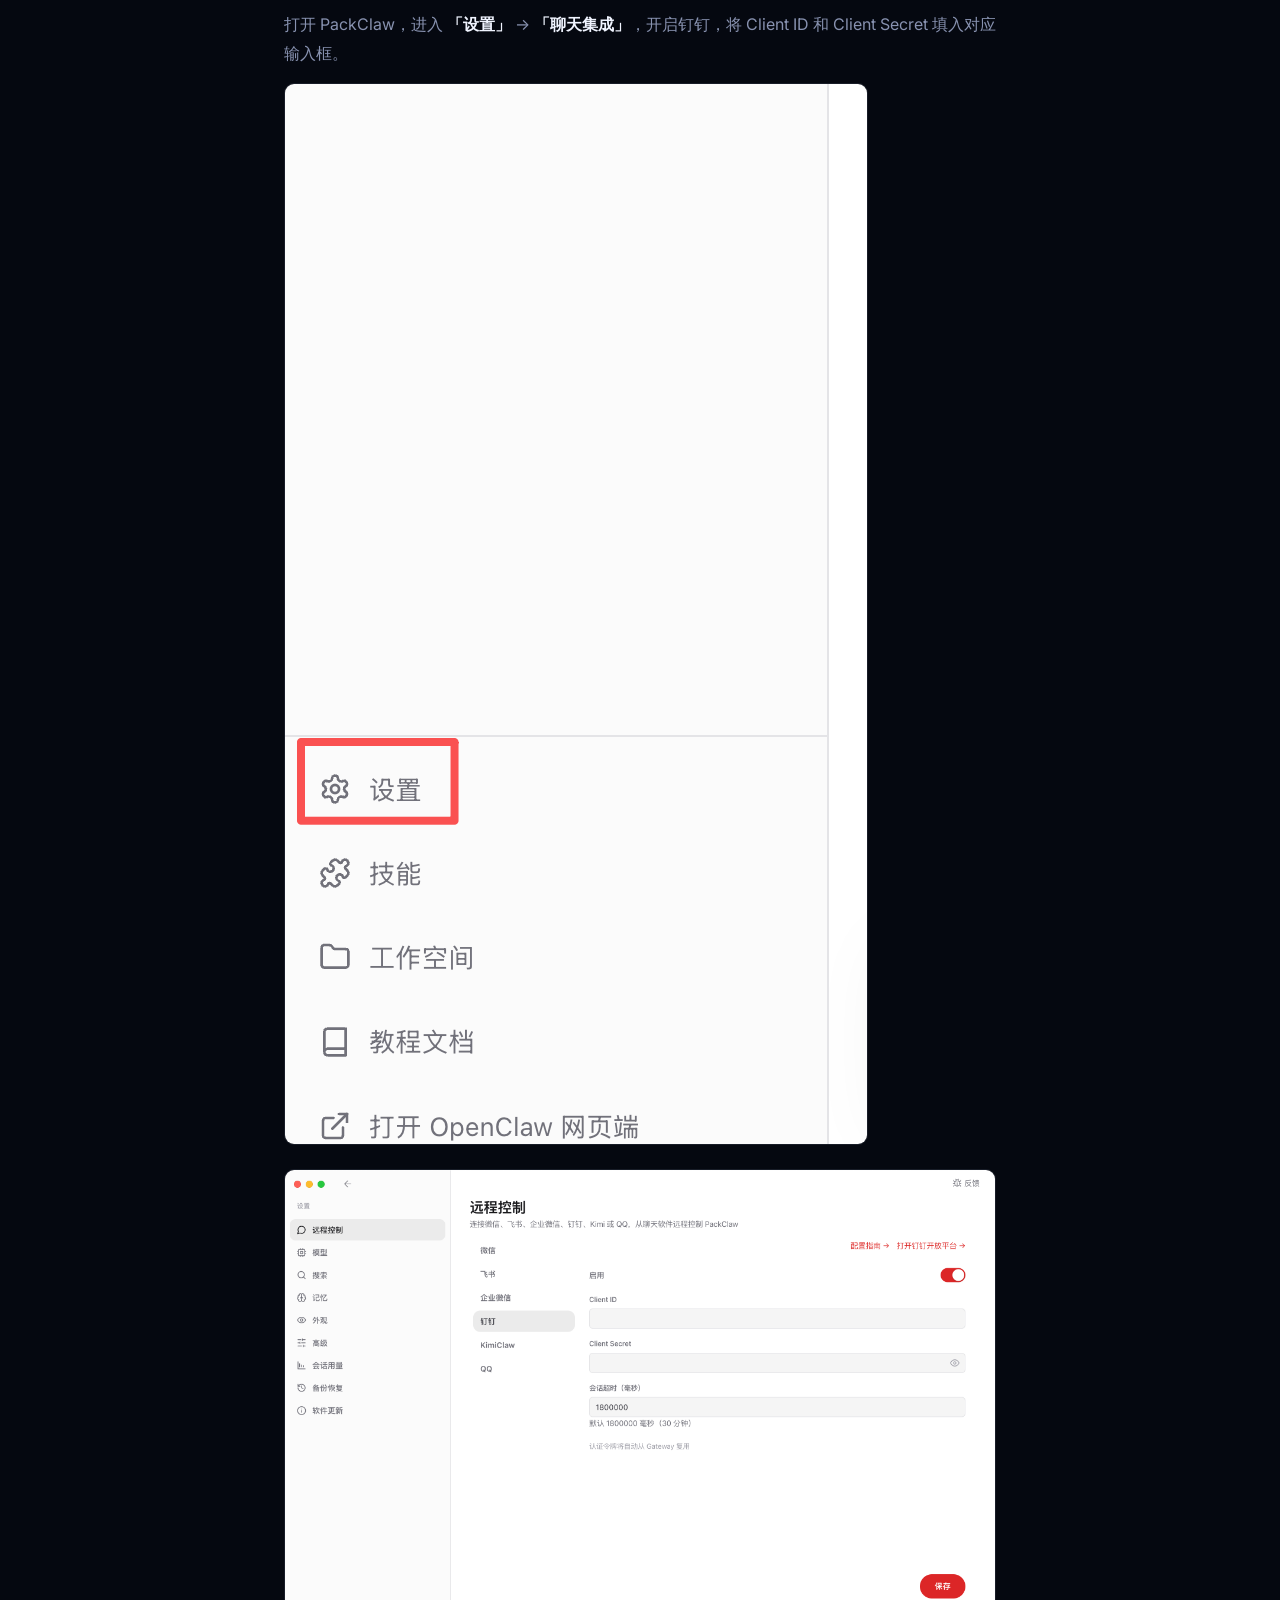
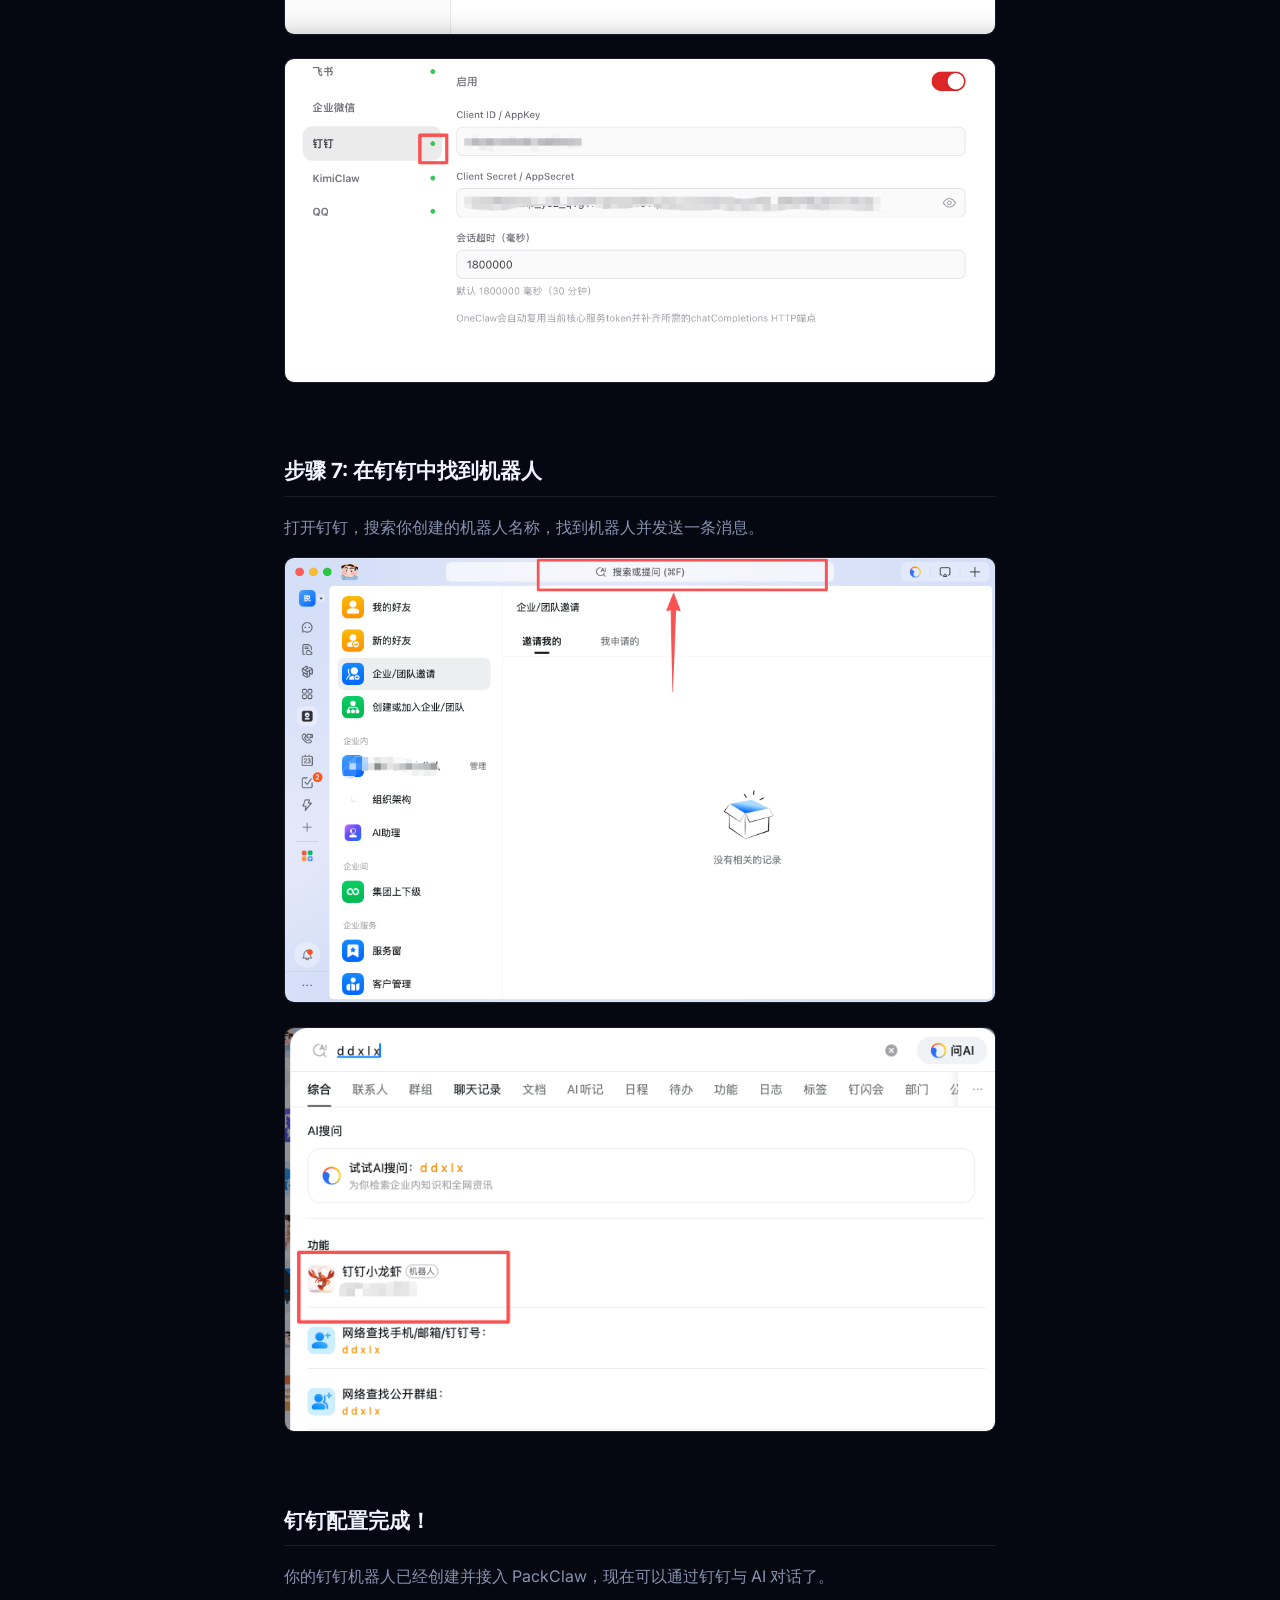
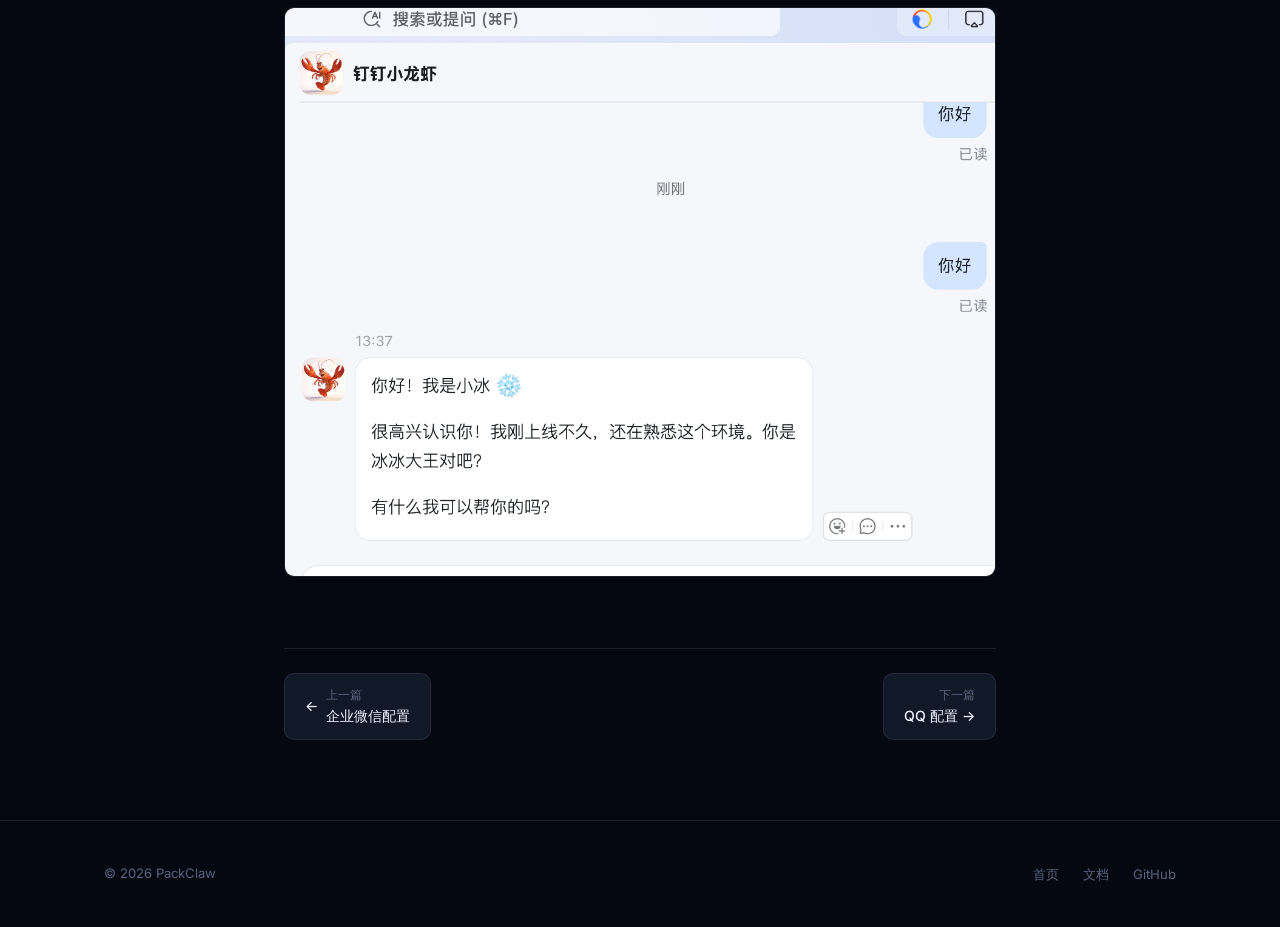
<file: docs/tutorials/dingtalk.html>
<!DOCTYPE html>
<html lang="zh-CN">
<head>
  <meta charset="UTF-8">
  <meta name="viewport" content="width=device-width, initial-scale=1.0">
  <title>钉钉配置教程 - PackClaw 教程</title>
  <meta name="description" content="在钉钉开放平台创建智能机器人，接入 PackClaw，通过钉钉与 AI 对话。">
  <link rel="preconnect" href="https://fonts.googleapis.com">
  <link rel="preconnect" href="https://fonts.gstatic.com" crossorigin>
  <link href="https://fonts.googleapis.com/css2?family=Inter:wght@400;500;600;700;800&display=swap" rel="stylesheet">
  <link href="https://fonts.googleapis.com/css2?family=Sora:wght@300;400;500;600;700;800&display=swap" rel="stylesheet">
  <link rel="stylesheet" href="../../style.css">
  <link rel="icon" type="image/png" href="../../assets/critter-128.png">
  <style>
    .logo-icon { width:40px;height:40px;border-radius:8px;display:flex;align-items:center;justify-content:center;overflow:hidden; }
    .logo-icon img { width:100%;height:100%;object-fit:cover; }
    .tutorial-page {
      max-width: 760px;
      margin: 0 auto;
      padding: 48px 24px 80px;
    }

    .tutorial-breadcrumb {
      display: flex;
      align-items: center;
      gap: 8px;
      font-size: 0.82rem;
      color: var(--text-muted);
      margin-bottom: 32px;
    }

    .tutorial-breadcrumb a {
      color: var(--text-muted);
      text-decoration: none;
    }

    .tutorial-breadcrumb a:hover {
      color: var(--cyan-bright);
    }

    .tutorial-breadcrumb .sep {
      color: var(--text-muted);
      opacity: 0.5;
    }

    .tutorial-page h1 {
      font-size: clamp(1.6rem, 3.5vw, 2.2rem);
      font-weight: 800;
      line-height: 1.2;
      margin-bottom: 16px;
    }

    .tutorial-meta {
      display: flex;
      align-items: center;
      gap: 16px;
      font-size: 0.82rem;
      color: var(--text-muted);
      margin-bottom: 40px;
      padding-bottom: 24px;
      border-bottom: 1px solid var(--border-subtle);
    }

    .tutorial-content h2 {
      font-size: 1.3rem;
      font-weight: 700;
      margin-top: 48px;
      margin-bottom: 16px;
      padding-bottom: 8px;
      border-bottom: 1px solid var(--border-subtle);
    }

    .tutorial-content h3 {
      font-size: 1.1rem;
      font-weight: 600;
      margin-top: 28px;
      margin-bottom: 12px;
    }

    .tutorial-content p {
      color: var(--text-secondary);
      line-height: 1.8;
      margin-bottom: 16px;
    }

    .tutorial-content ul, .tutorial-content ol {
      color: var(--text-secondary);
      line-height: 1.8;
      margin-bottom: 16px;
      padding-left: 24px;
    }

    .tutorial-content li {
      margin-bottom: 6px;
    }

    .tutorial-content code {
      background: var(--bg-surface);
      padding: 2px 8px;
      border-radius: 4px;
      font-family: var(--font-mono);
      font-size: 0.88em;
      color: var(--cyan-bright);
    }

    .tutorial-content pre {
      background: var(--bg-surface);
      border: 1px solid var(--border-subtle);
      border-radius: 10px;
      padding: 20px;
      overflow-x: auto;
      margin-bottom: 20px;
    }

    .tutorial-content pre code {
      background: none;
      padding: 0;
      color: var(--text-secondary);
      font-size: 0.85rem;
      line-height: 1.6;
    }

    .tutorial-content .tip {
      background: rgba(20, 184, 166, 0.06);
      border: 1px solid rgba(20, 184, 166, 0.15);
      border-radius: 10px;
      padding: 16px 20px;
      margin-bottom: 20px;
    }

    .tutorial-content .info {
      background: rgba(59, 130, 246, 0.06);
      border: 1px solid rgba(59, 130, 246, 0.15);
      border-radius: 10px;
      padding: 16px 20px;
      margin-bottom: 20px;
    }

    .tutorial-content .tip-label, .tutorial-content .info-label {
      font-weight: 600;
      font-size: 0.85rem;
      margin-bottom: 6px;
    }

    .tutorial-content .tip-label { color: var(--cyan-bright); }
    .tutorial-content .info-label { color: #60a5fa; }

    .tutorial-content .tip p, .tutorial-content .info p {
      margin-bottom: 0;
    }

    .tutorial-content strong {
      color: var(--text-primary);
      font-weight: 600;
    }

    .tutorial-content img {
      max-width: 100%;
      border-radius: 10px;
      border: 1px solid var(--border-subtle);
      margin-bottom: 16px;
    }

    .tutorial-content table {
      width: 100%;
      background: var(--bg-surface);
      border: 1px solid var(--border-subtle);
      border-radius: 10px;
      overflow: hidden;
      margin-bottom: 20px;
      border-collapse: collapse;
    }

    .tutorial-content table th {
      text-align: left;
      padding: 12px 16px;
      background: rgba(255, 255, 255, 0.03);
      border-bottom: 1px solid var(--border-subtle);
      font-weight: 600;
      font-size: 0.88rem;
      color: var(--text-primary);
    }

    .tutorial-content table td {
      padding: 10px 16px;
      border-bottom: 1px solid rgba(136, 146, 176, 0.06);
      font-size: 0.85rem;
      color: var(--text-secondary);
    }

    .tutorial-content table tr:last-child td {
      border-bottom: none;
    }

    .step-overview {
      background: var(--bg-elevated);
      border: 1px solid var(--border-subtle);
      border-radius: 12px;
      padding: 24px;
      margin-bottom: 32px;
    }

    .step-overview ol {
      margin-bottom: 0;
      padding-left: 20px;
    }

    .step-overview li {
      margin-bottom: 4px;
    }

    .tutorial-nav {
      display: flex;
      justify-content: space-between;
      gap: 16px;
      margin-top: 48px;
      padding-top: 24px;
      border-top: 1px solid var(--border-subtle);
    }

    .tutorial-nav a {
      display: flex;
      align-items: center;
      gap: 8px;
      padding: 12px 20px;
      background: var(--bg-elevated);
      border: 1px solid var(--border-subtle);
      border-radius: 10px;
      color: var(--text-primary);
      font-size: 0.88rem;
      font-weight: 500;
      text-decoration: none;
      transition: border-color 0.2s;
    }

    .tutorial-nav a:hover {
      border-color: var(--text-secondary);
      text-decoration: none;
    }

    .tutorial-nav a .label {
      font-size: 0.72rem;
      color: var(--text-muted);
    }

    @media (max-width: 768px) {
      .tutorial-page { padding: 32px 16px 60px; }
      .tutorial-nav { flex-direction: column; }
    }
  </style>
</head>
<body>

  <header>
    <div class="container header-inner">
      <a href="../../index.html" class="logo">
        <div class="logo-icon"><img src="../../assets/critter-128.png" alt="PackClaw"></div>
        <span>PackClaw</span>
      </a>
      <nav>
        <ul class="nav-links">
          <li><a href="../../index.html">首页</a></li>
          <li><a href="../index.html">教程</a></li>
          <li><a href="https://github.com/anomalyco/opencode" target="_blank">GitHub</a></li>
        </ul>
      </nav>
    </div>
  </header>

  <div class="tutorial-page">
    <div class="tutorial-breadcrumb">
      <a href="../index.html">教程</a>
      <span class="sep">/</span>
      <span>钉钉配置</span>
    </div>

    <h1>钉钉配置教程</h1>

    <div class="tutorial-meta">
      <span>7 个步骤</span>
      <span>·</span>
      <span>难度：中等</span>
    </div>

    <div class="tutorial-content">
      <p>在钉钉开放平台创建智能机器人，接入 PackClaw，通过钉钉与 AI 对话。</p>

      <h2>教程概览</h2>
      <p>完成以下步骤，你就能让 PackClaw 接入钉钉：</p>
      <div class="step-overview">
        <ol>
          <li>进入钉钉开放平台</li>
          <li>创建应用</li>
          <li>添加机器人能力</li>
          <li>配置权限并发布版本</li>
          <li>获取 Client ID 和 Client Secret</li>
          <li>在 PackClaw 中填写凭证</li>
          <li>在钉钉中找到机器人</li>
        </ol>
      </div>

      <h2>步骤 1: 进入钉钉开放平台</h2>
      <p>在浏览器中访问 <a href="https://open.dingtalk.com/" target="_blank" rel="noreferrer">open.dingtalk.com</a>，使用钉钉扫码登录。</p>
      <img src="../assets/dingtalk-01.jJet0Z4c.png" alt="钉钉开放平台">
      <img src="../assets/dingtalk-02.D4l6LvPY.png" alt="扫码登录">
      <img src="../assets/dingtalk-03.BNEbFTeO.png" alt="登录成功">

      <h2>步骤 2: 创建应用</h2>
      <p>进入 <strong>「应用开发」</strong> → <strong>「机器人」</strong>，点击 <strong>「创建应用」</strong>。</p>
      <img src="../assets/dingtalk-04.hB1C8OBa.png" alt="应用开发">
      <img src="../assets/dingtalk-05.BpKcz0QQ.png" alt="创建应用">
      <img src="../assets/dingtalk-06.BMOfdp1o.png" alt="填写应用信息">

      <h2>步骤 3: 添加机器人能力</h2>
      <p>点击 <strong>「添加应用能力」</strong>，选择 <strong>「机器人」</strong>。</p>
      <img src="../assets/dingtalk-07.D44GV1Kf.png" alt="添加应用能力">
      <img src="../assets/dingtalk-08.D2RYGI7T.png" alt="选择机器人">
      <img src="../assets/dingtalk-09.C-V1eXj9.png" alt="机器人配置">
      <img src="../assets/dingtalk-10.5vhM2LxA.png" alt="机器人设置">
      <img src="../assets/dingtalk-11.D_4OKdIf.png" alt="机器人能力添加完成">

      <h2>步骤 4: 配置权限并发布版本</h2>
      <p>进入 <strong>「权限管理」</strong>，在搜索框中输入「消息」，然后 <strong>「批量申请」</strong> 消息相关权限。</p>
      <img src="../assets/dingtalk-12.xBErM3h9.png" alt="权限管理">
      <img src="../assets/dingtalk-13.D4Ls6WMP.png" alt="搜索消息权限">
      <img src="../assets/dingtalk-14.XaGvP7Zi.png" alt="批量申请权限">
      <p>进入 <strong>「版本管理与发布」</strong>，点击 <strong>「创建新版本」</strong>。</p>
      <img src="../assets/dingtalk-15.BlPKE66G.png" alt="版本管理与发布">
      <img src="../assets/dingtalk-16.tZx3-OIi.png" alt="创建新版本">

      <h2>步骤 5: 获取 Client ID 和 Client Secret</h2>
      <p>进入 <strong>「凭证与基础信息」</strong> 页面，复制 <strong>Client ID</strong> 和 <strong>Client Secret</strong>。</p>
      <img src="../assets/dingtalk-17.AjAGn6Td.png" alt="获取 Client ID 和 Client Secret">

      <h2>步骤 6: 在 PackClaw 中填写凭证</h2>
      <p>打开 PackClaw，进入 <strong>「设置」</strong> → <strong>「聊天集成」</strong>，开启钉钉，将 Client ID 和 Client Secret 填入对应输入框。</p>
      <img src="../assets/qq-05.BXTByjv_.png" alt="进入设置">
      <img src="../assets/dingtalk-19.CGl7bwXC.png?t=1.0.0" alt="开启钉钉">
      <img src="../assets/dingtalk-20.GfhE7CFH.png?t=1.0.0" alt="填写钉钉凭证">

      <h2>步骤 7: 在钉钉中找到机器人</h2>
      <p>打开钉钉，搜索你创建的机器人名称，找到机器人并发送一条消息。</p>
      <img src="../assets/dingtalk-21.DB2dbb2-.png" alt="搜索机器人">
      <img src="../assets/dingtalk-22.B_uJm8cf.png" alt="找到机器人">

      <h2>钉钉配置完成！</h2>
      <p>你的钉钉机器人已经创建并接入 PackClaw，现在可以通过钉钉与 AI 对话了。</p>
      <img src="../assets/dingtalk-23.D1m6FwA2.png" alt="钉钉配置完成">
    </div>

    <div class="tutorial-nav">
      <a href="wecom.html">
        <span>←</span>
        <div>
          <div class="label">上一篇</div>
          <span>企业微信配置</span>
        </div>
      </a>
      <a href="qq.html">
        <div style="text-align:right;">
          <div class="label">下一篇</div>
          <span>QQ 配置 →</span>
        </div>
      </a>
    </div>
  </div>

  <footer>
    <div class="container footer-inner">
      <span class="footer-copy">&copy; 2026 PackClaw</span>
      <ul class="footer-links">
        <li><a href="../../index.html">首页</a></li>
        <li><a href="../index.html">文档</a></li>
        <li><a href="https://github.com/anomalyco/opencode" target="_blank">GitHub</a></li>
      </ul>
    </div>
  </footer>

</body>
</html>
</file>
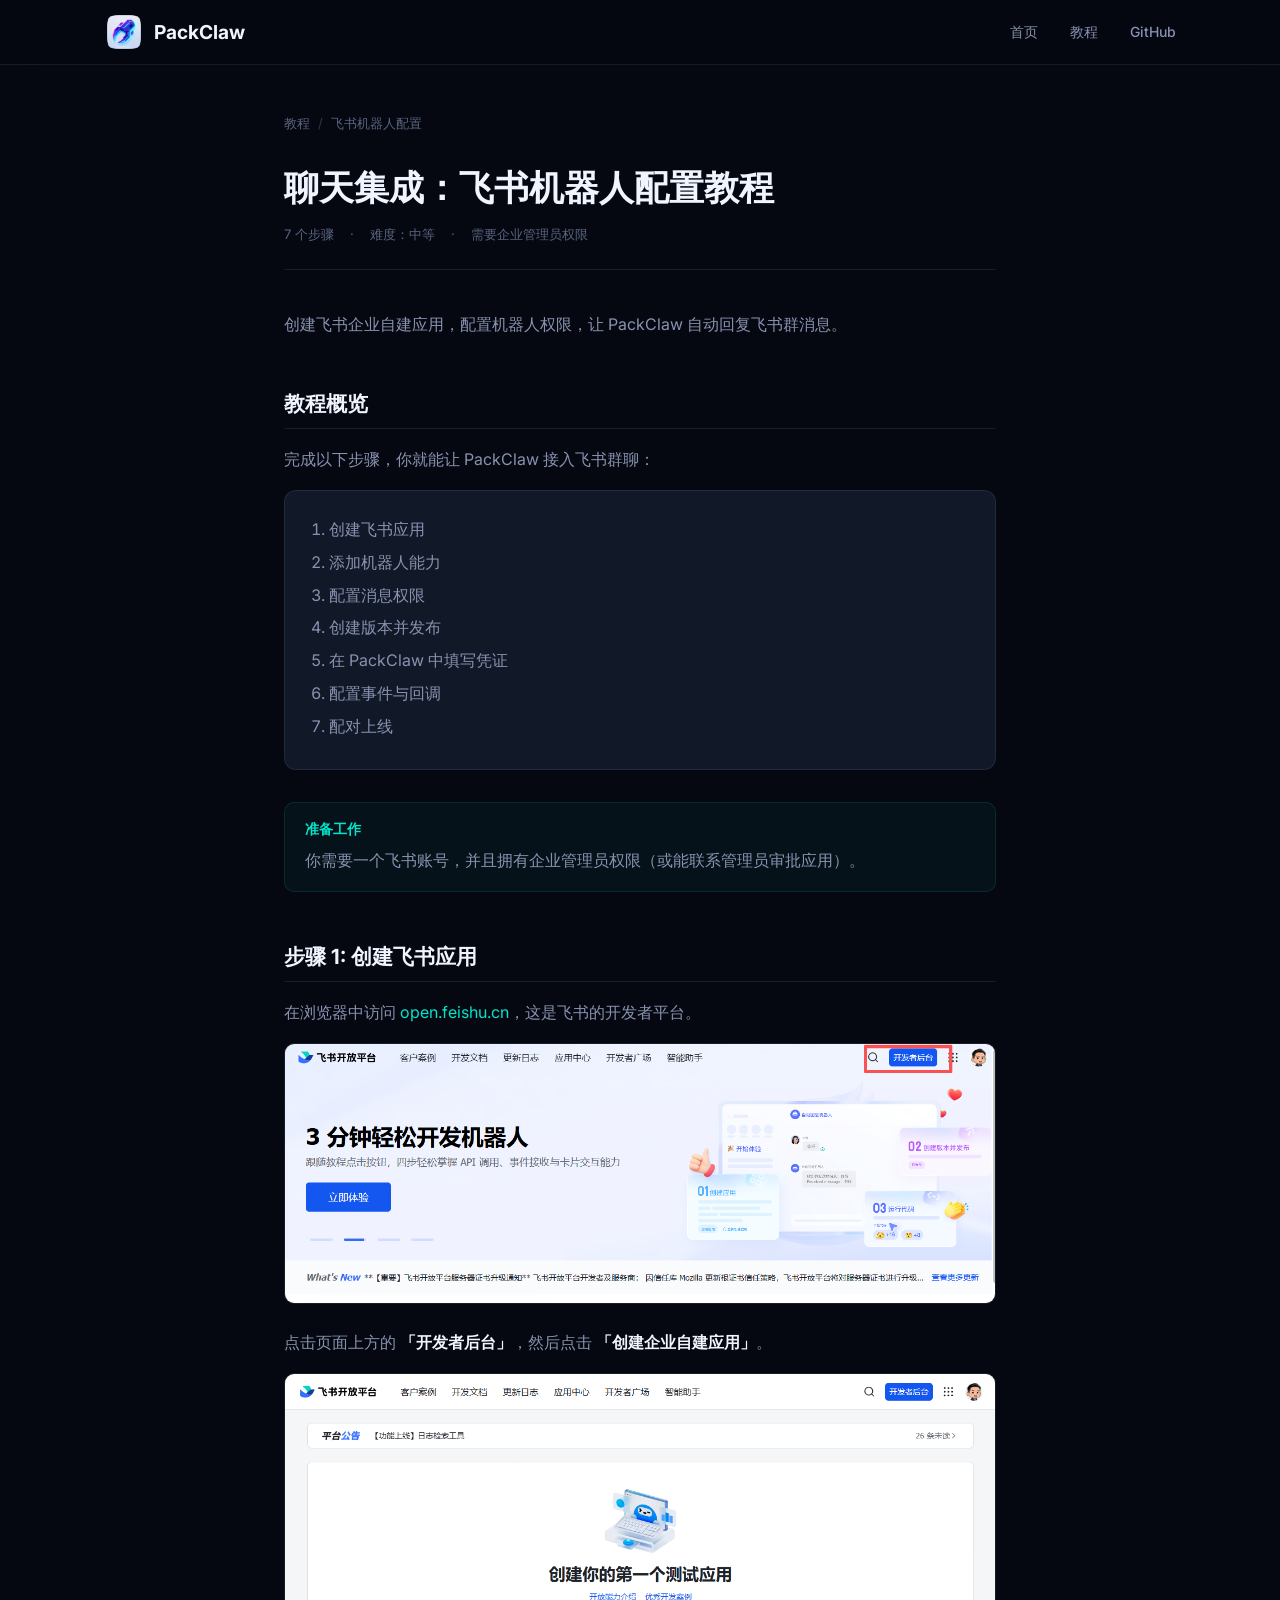
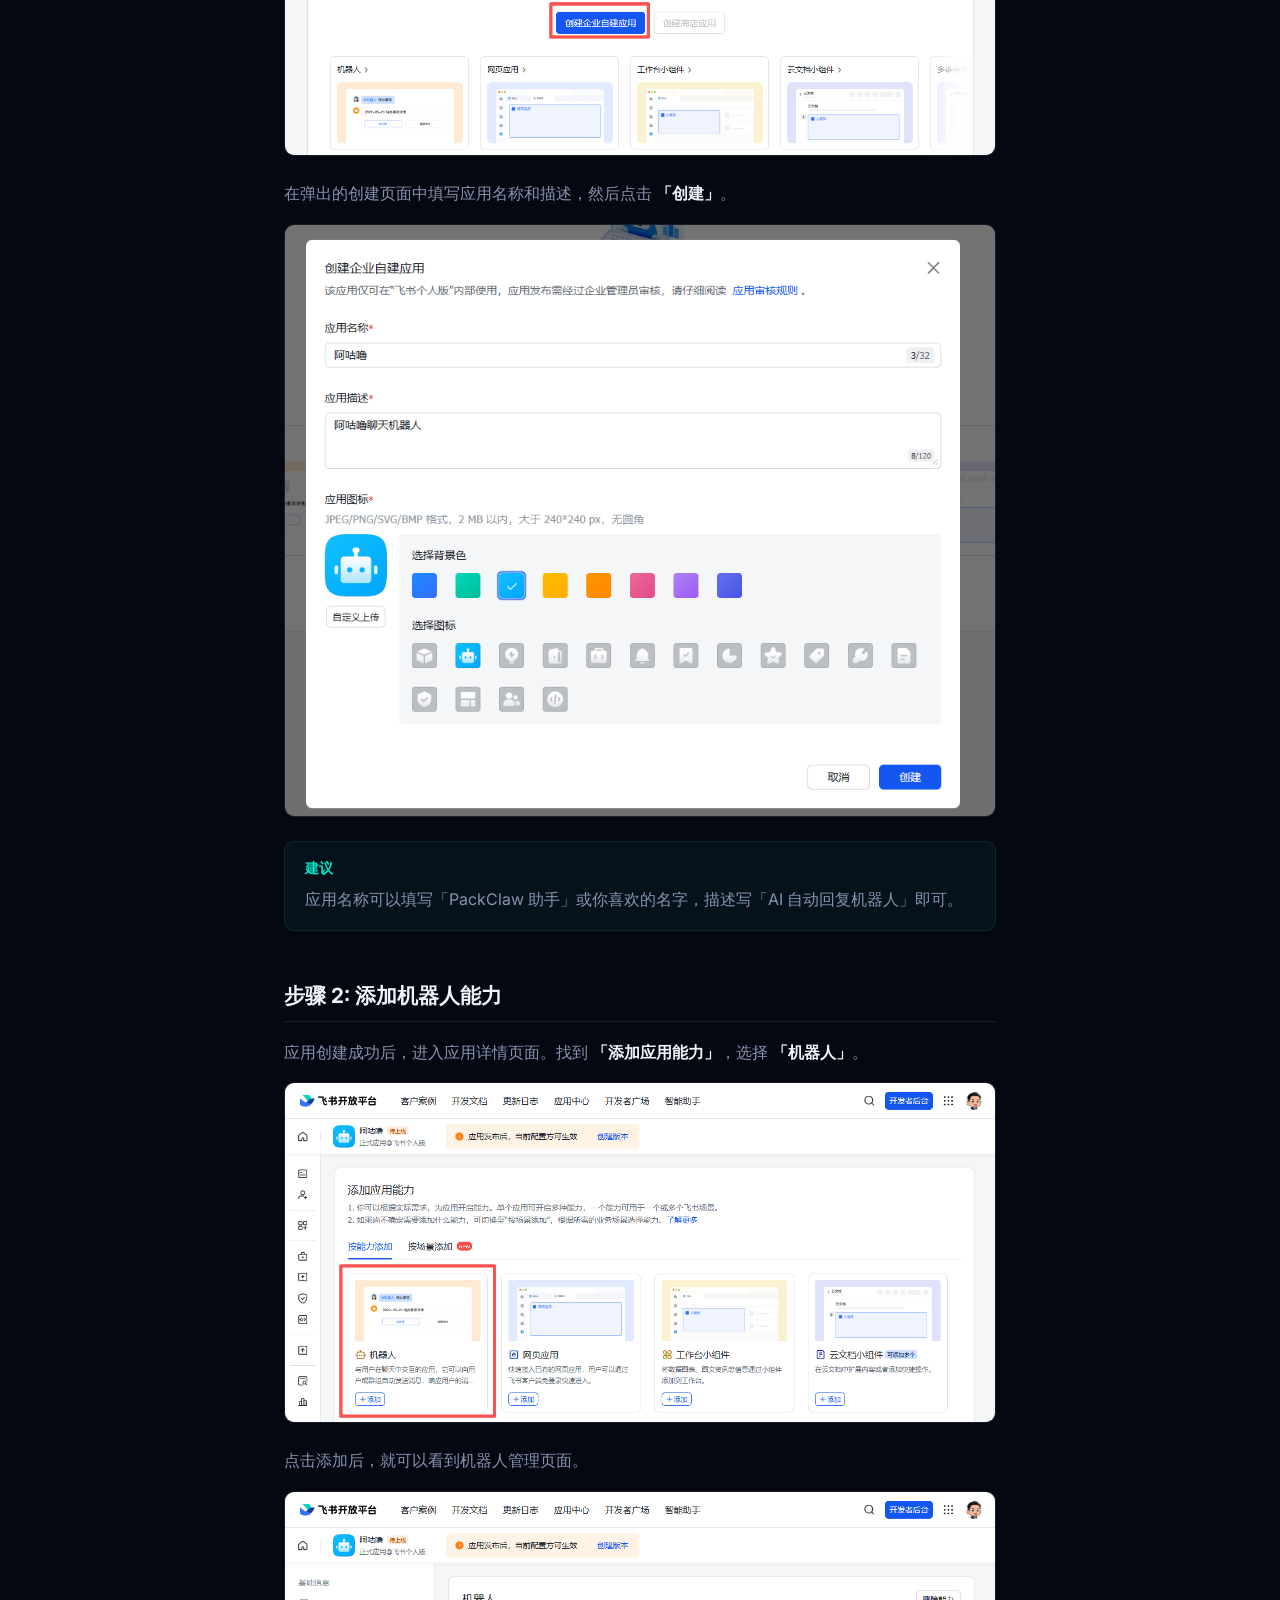
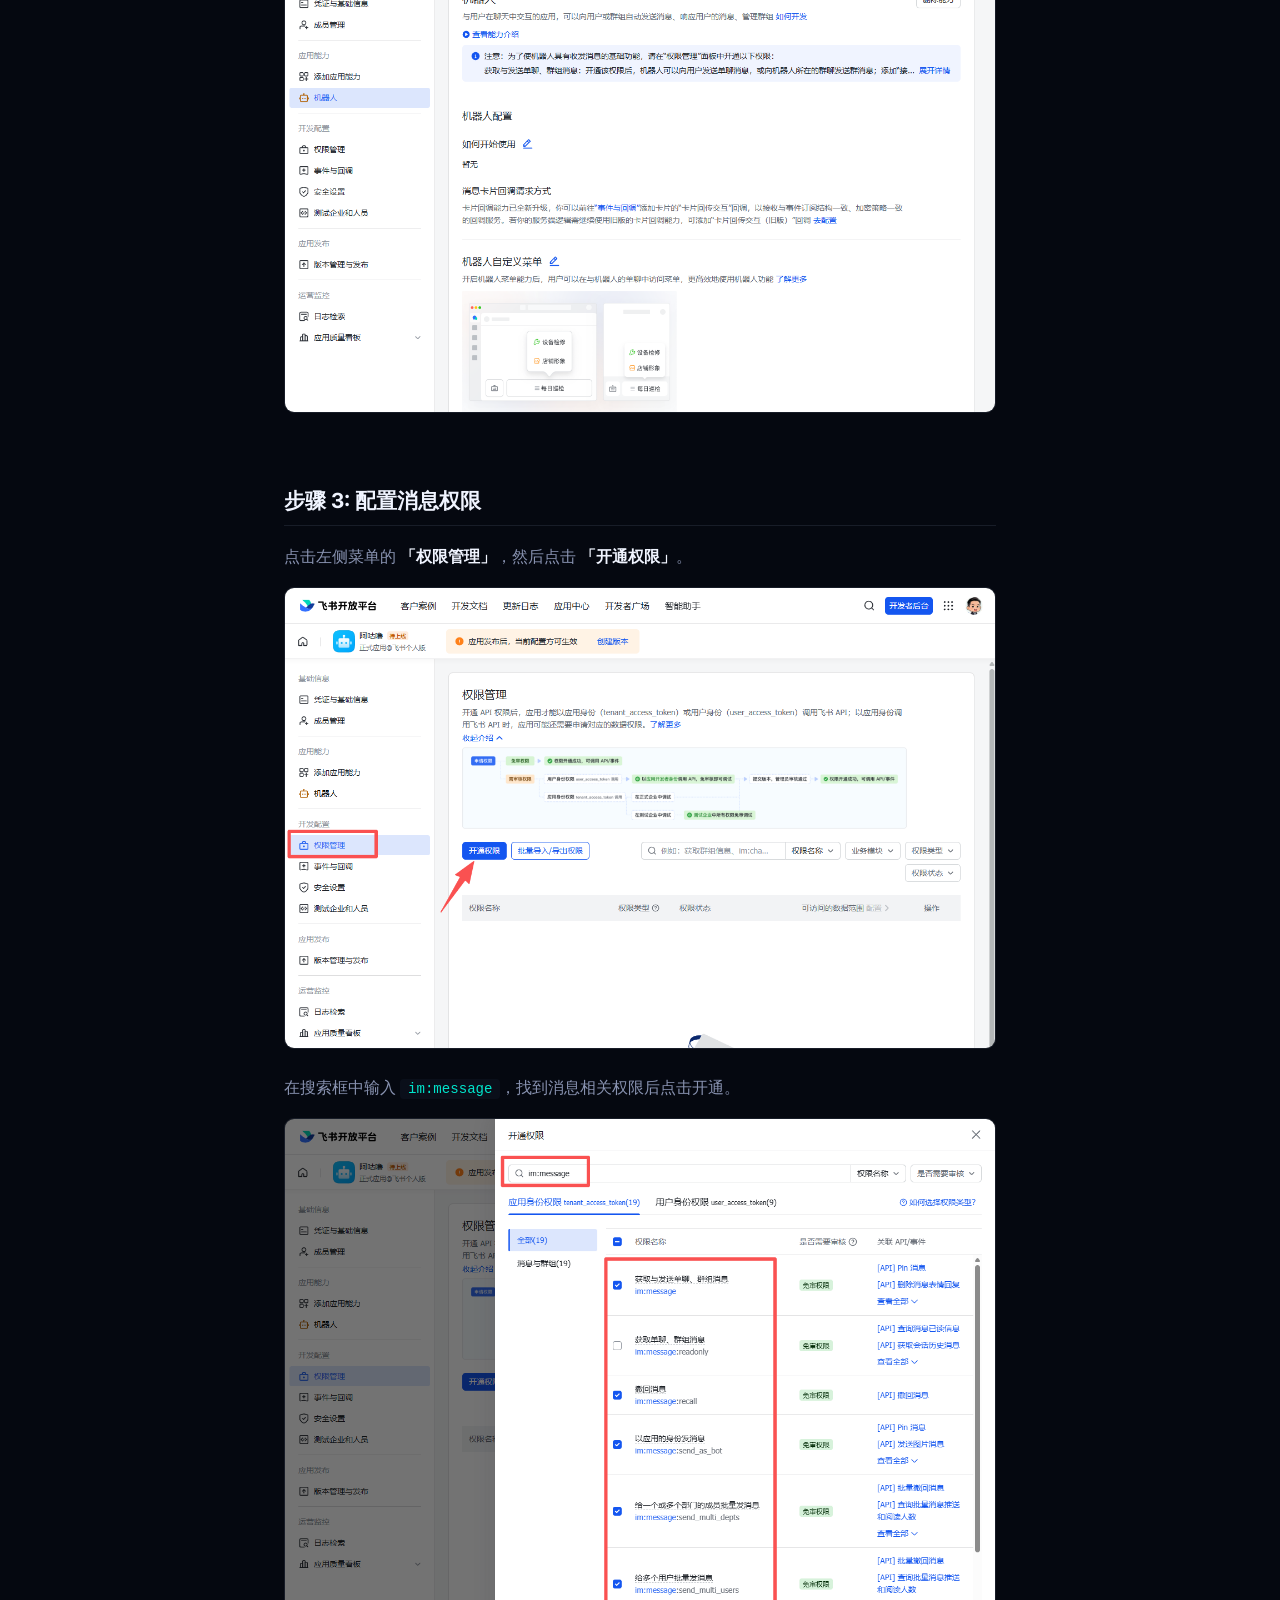
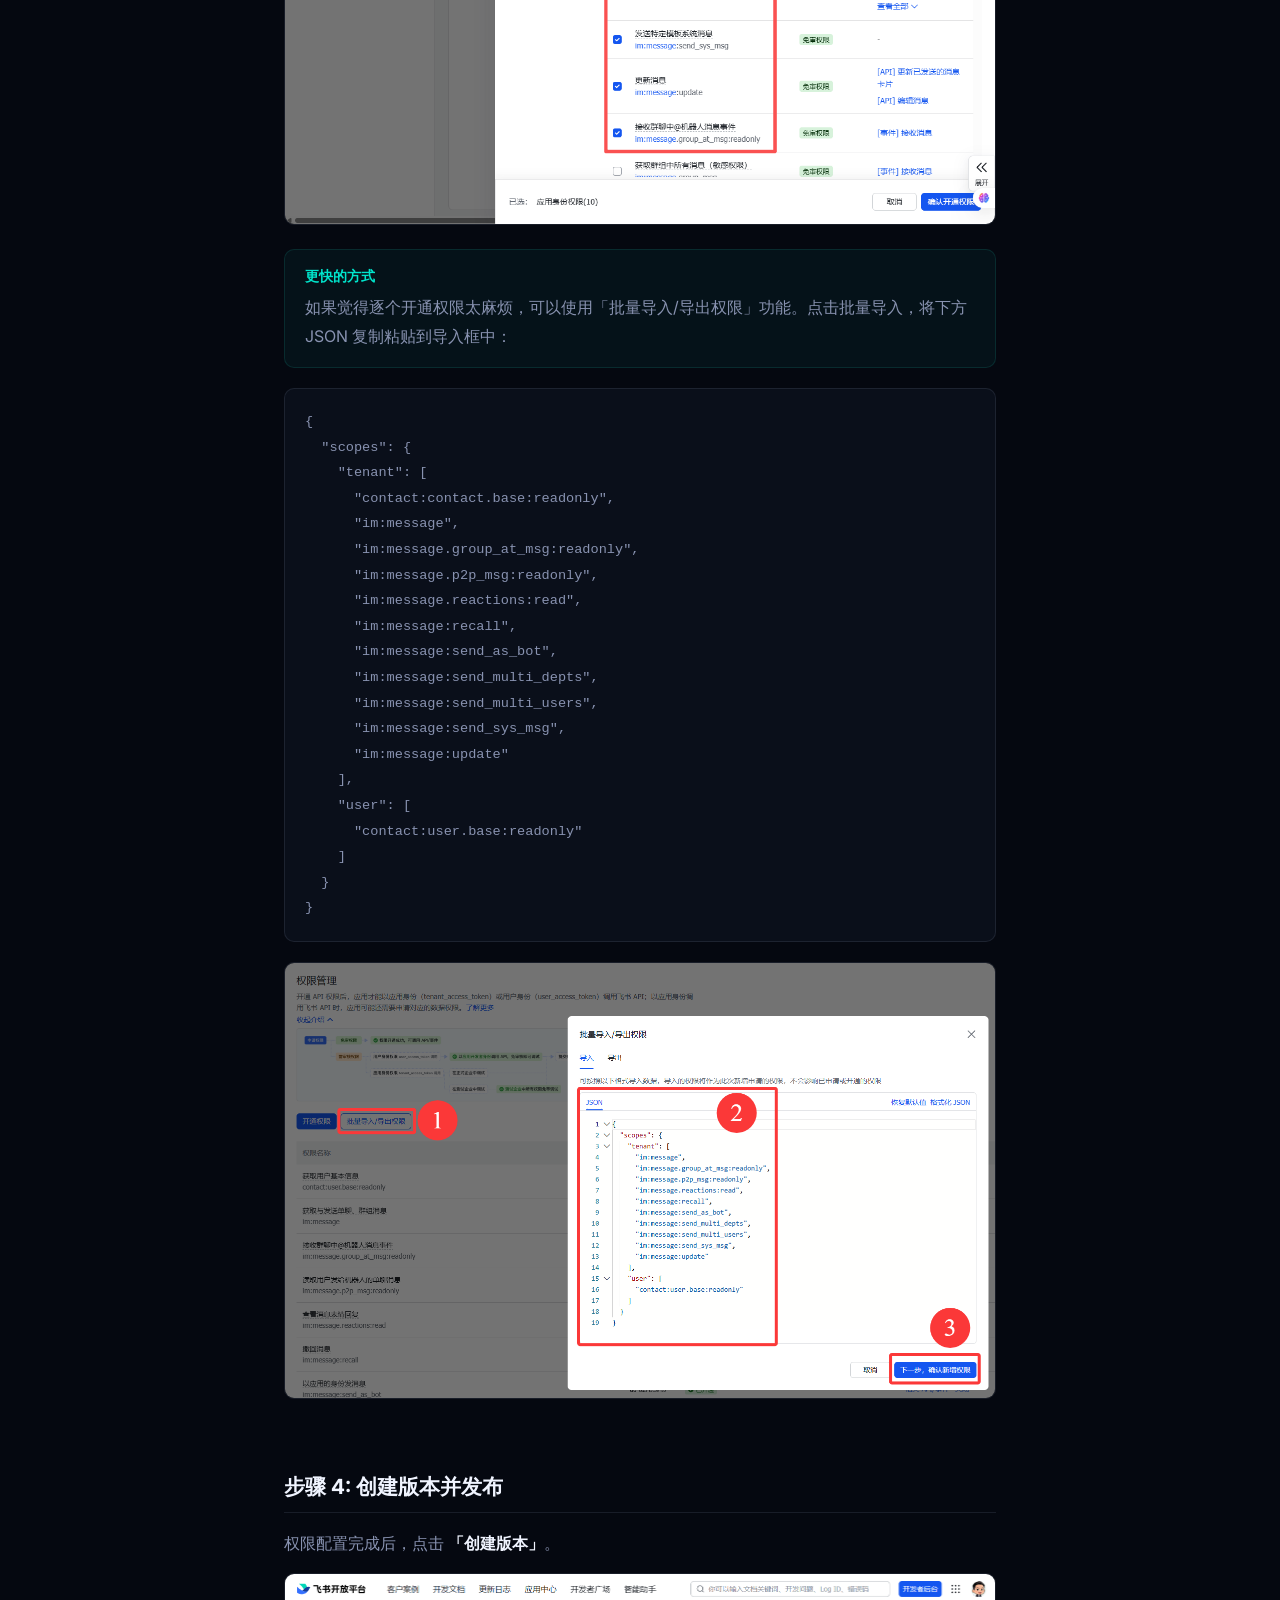
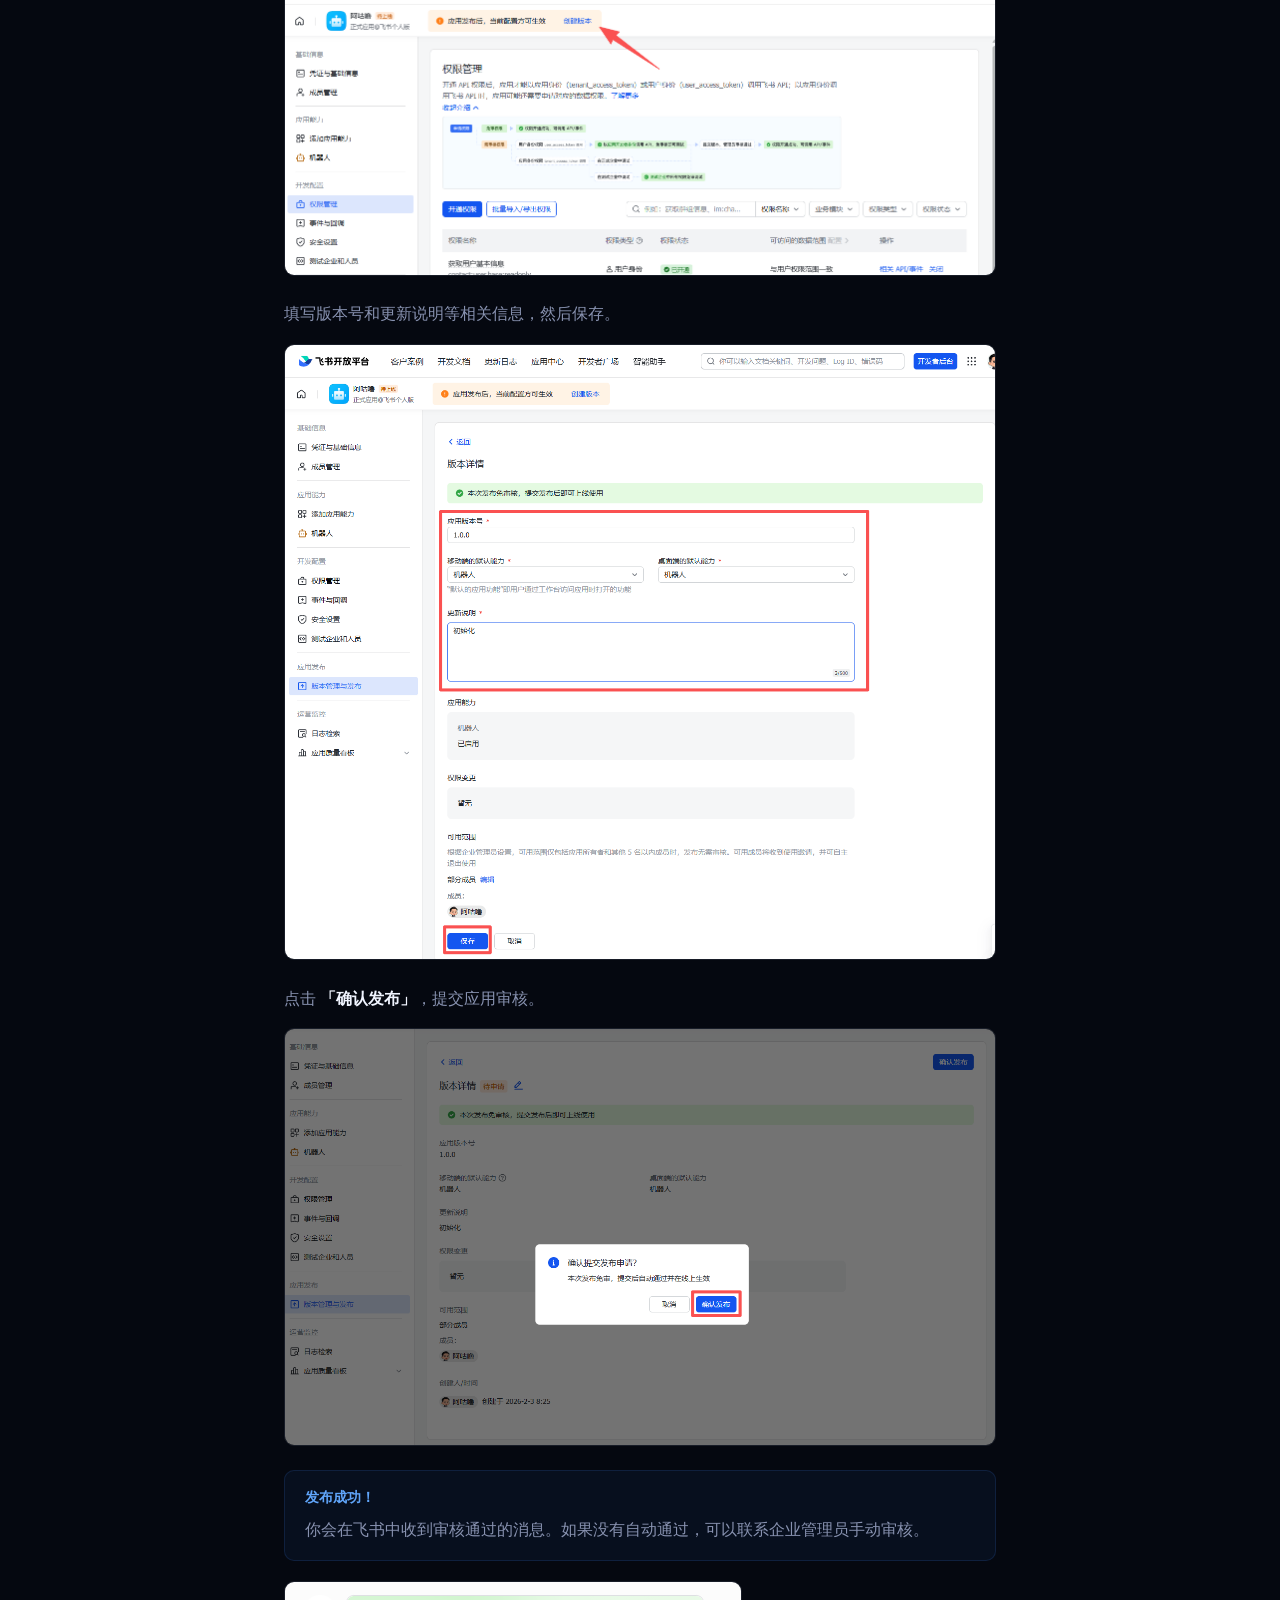
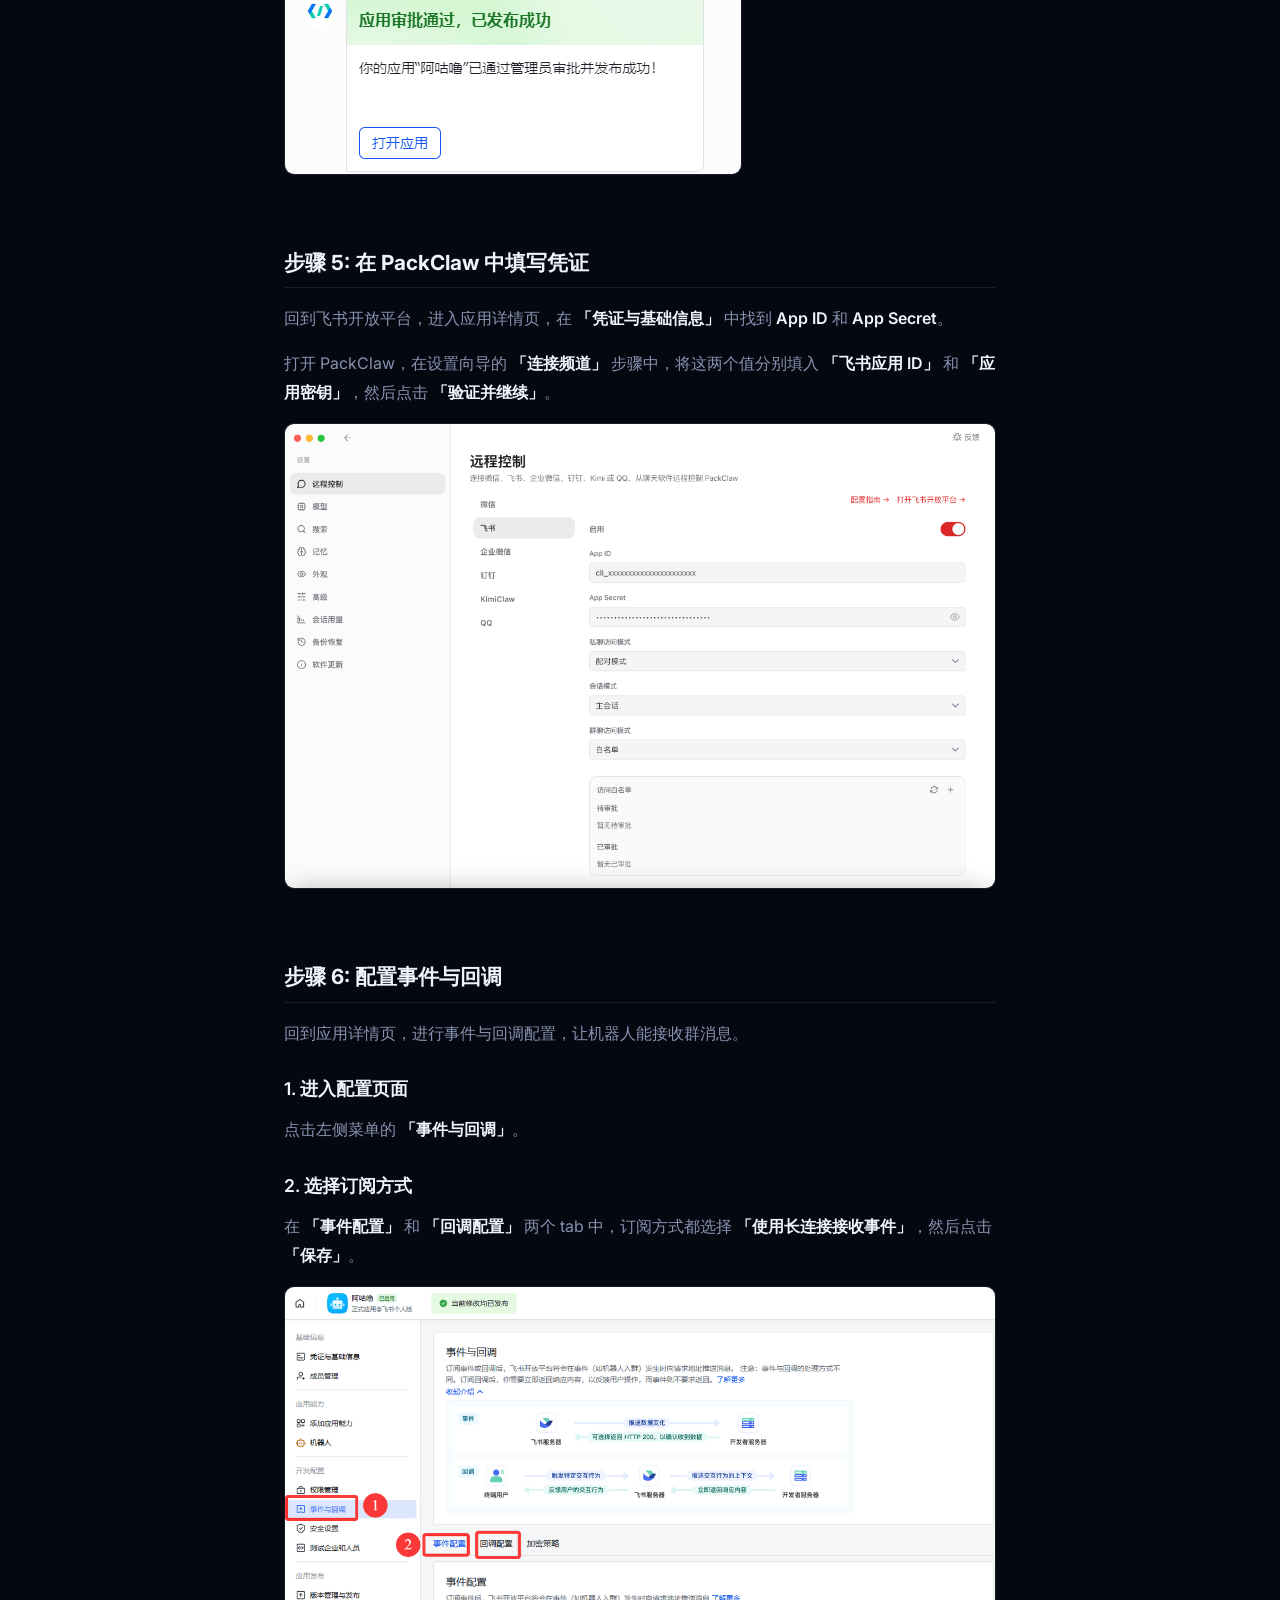
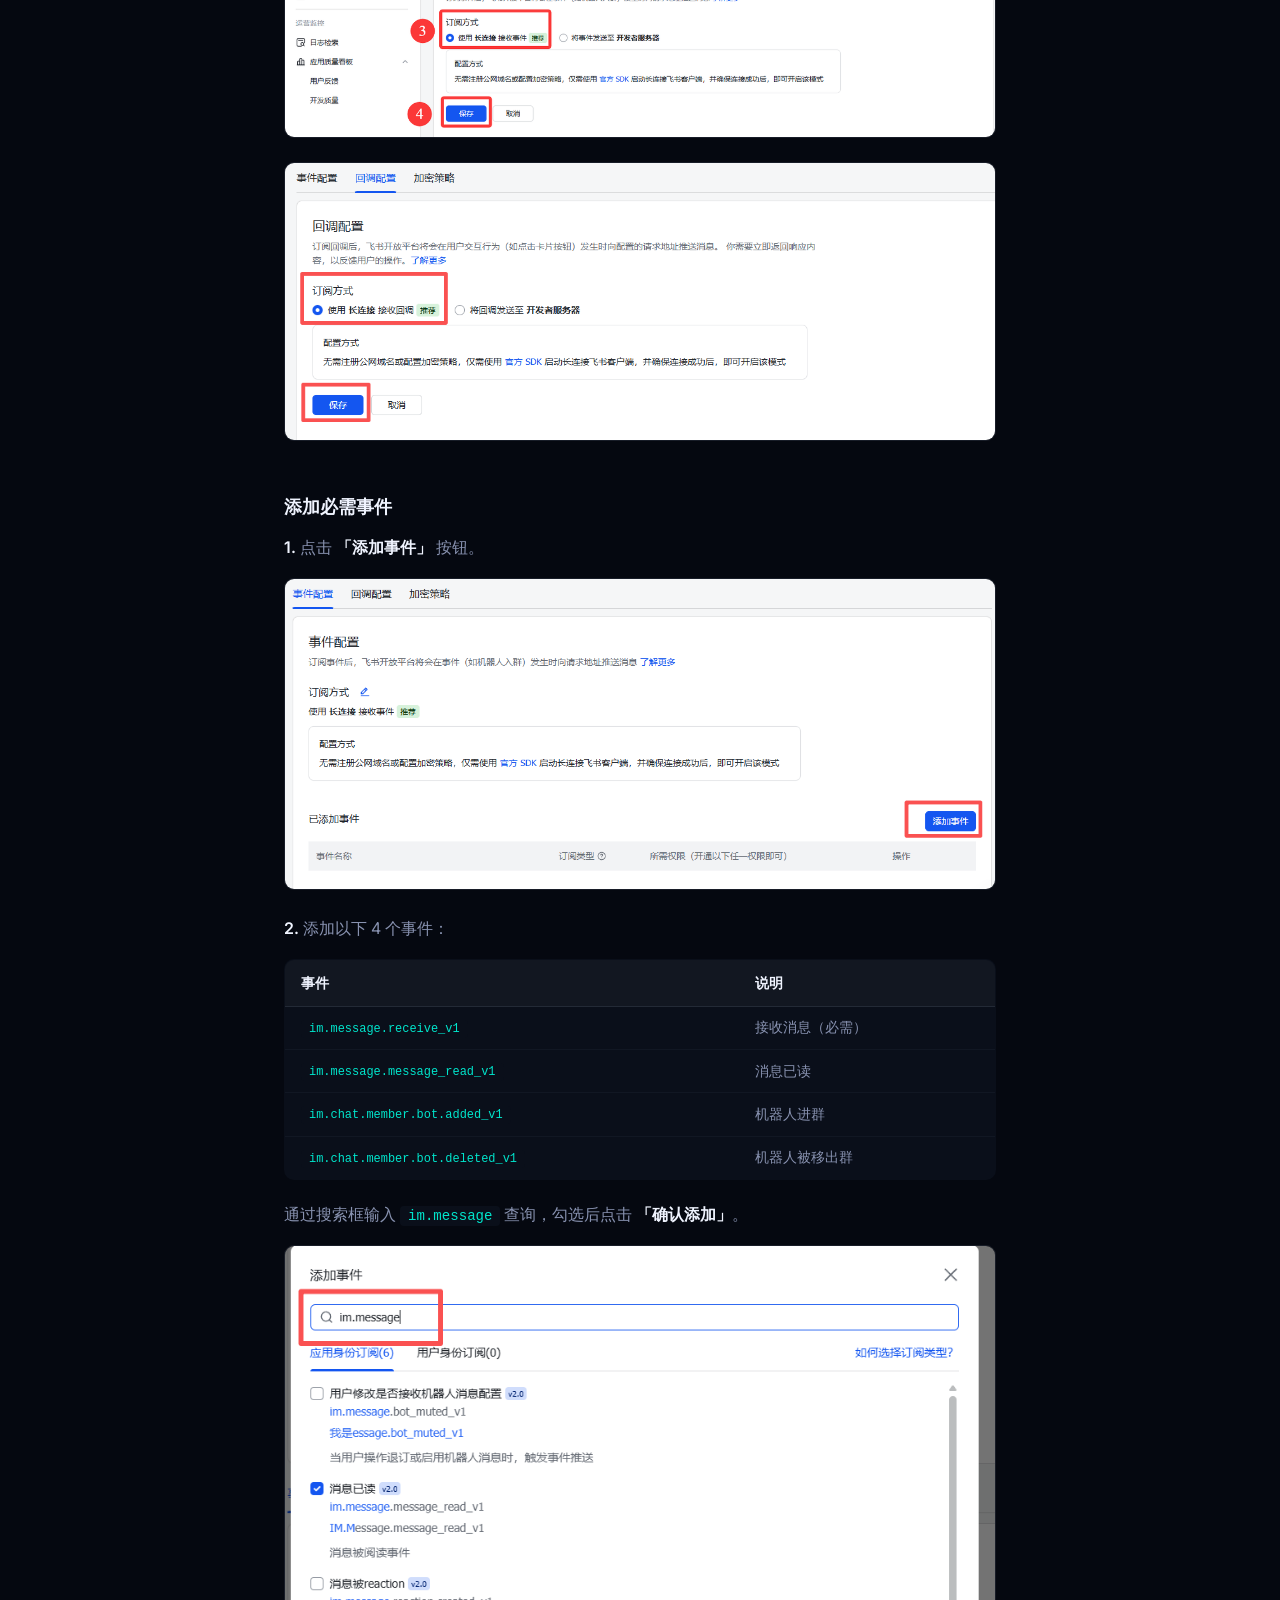
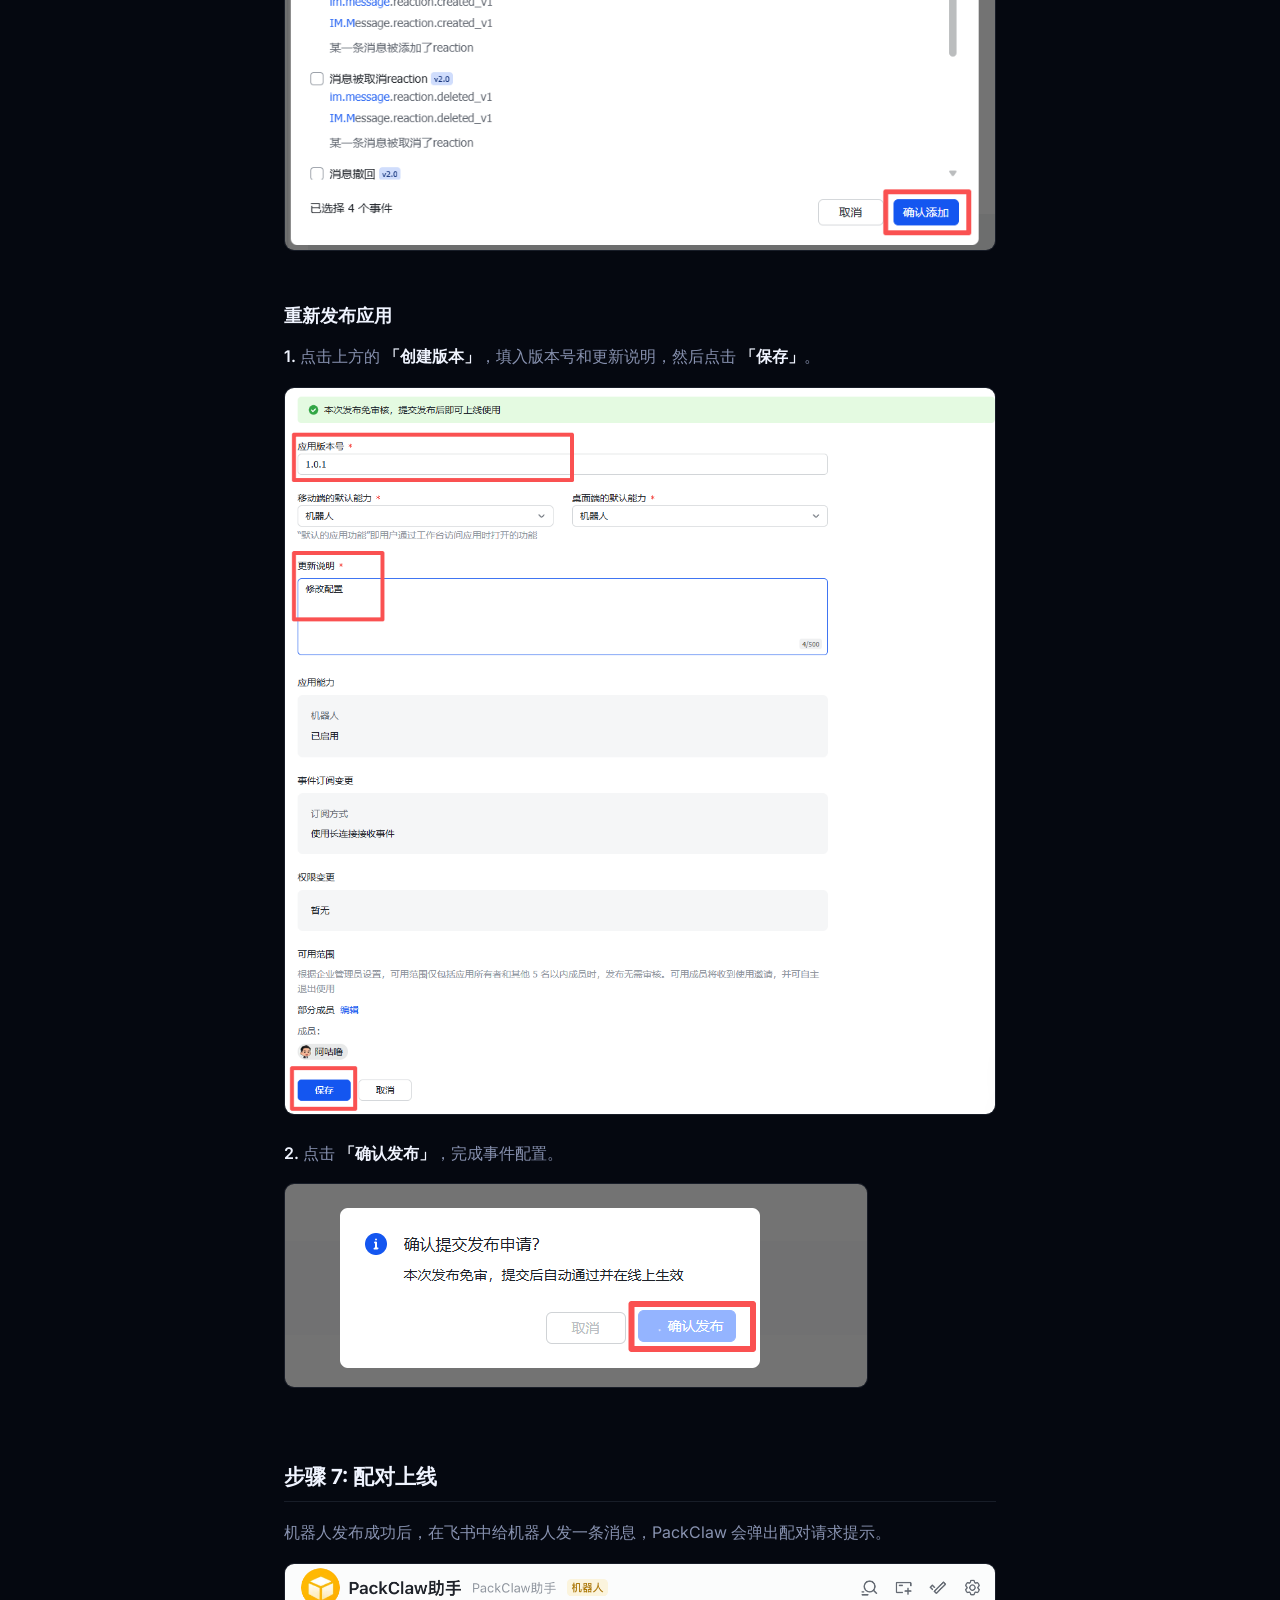
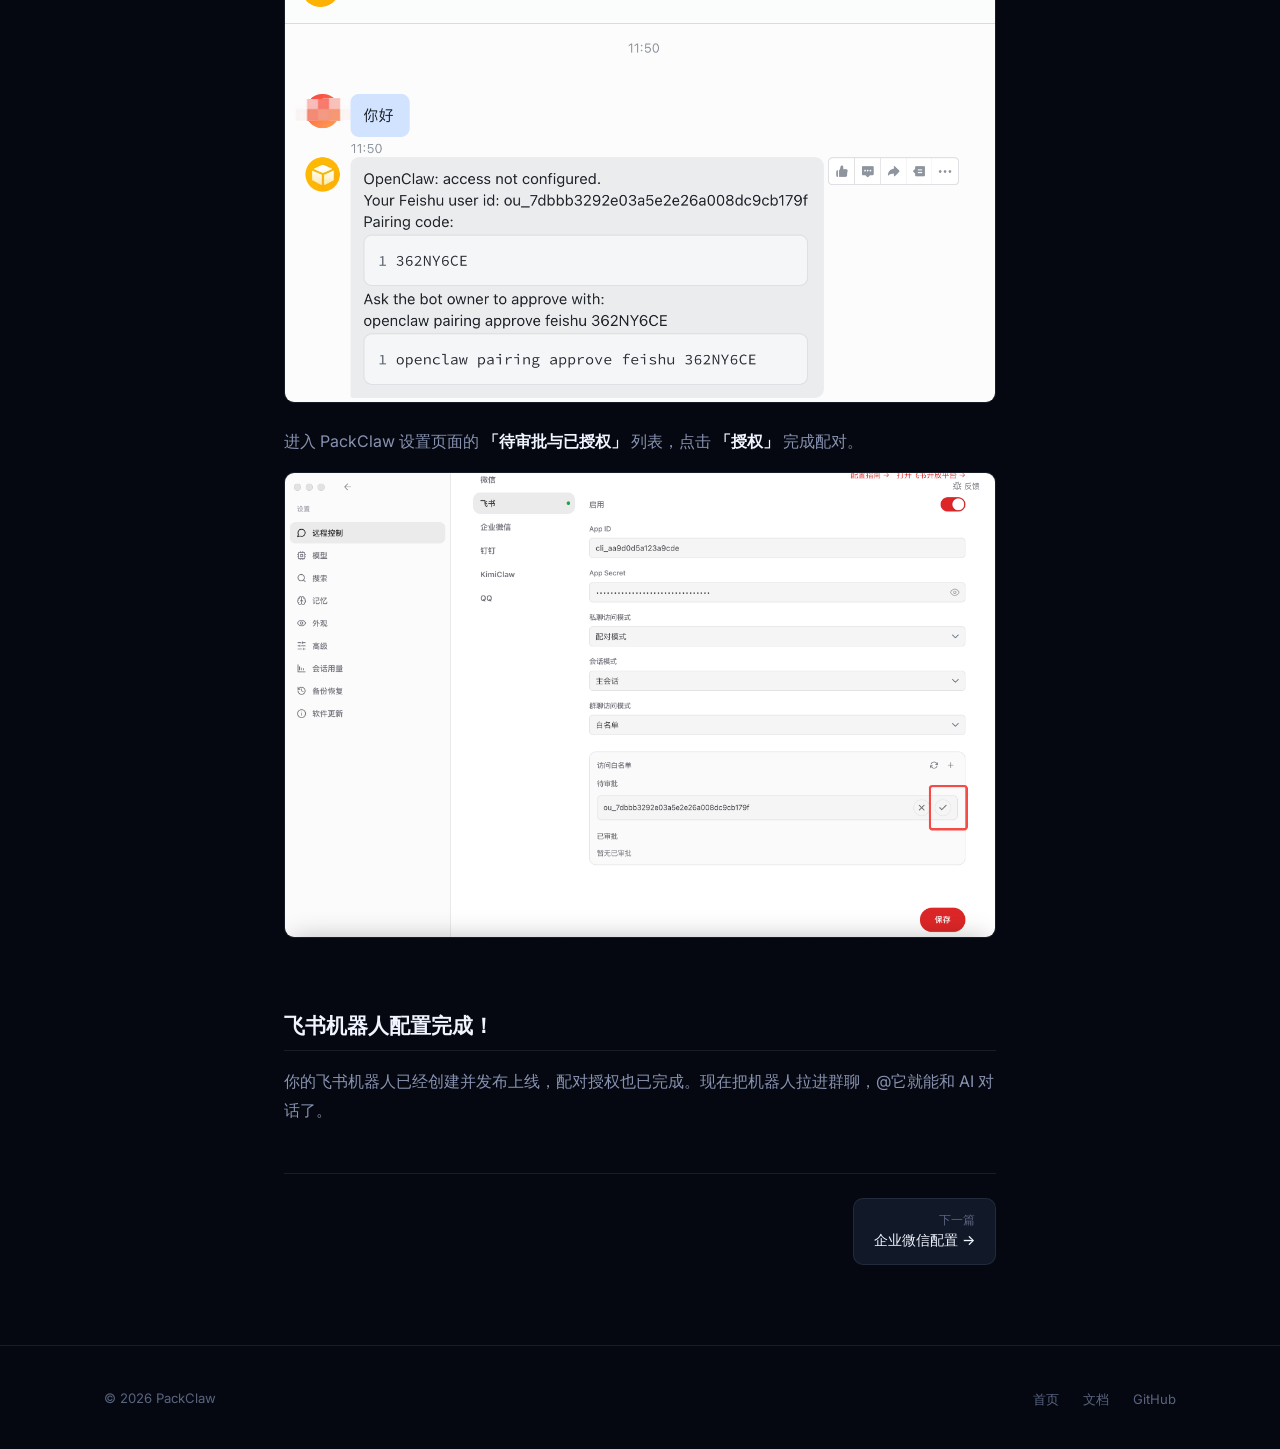
<file: docs/tutorials/feishu-bot.html>
<!DOCTYPE html>
<html lang="zh-CN">
<head>
  <meta charset="UTF-8">
  <meta name="viewport" content="width=device-width, initial-scale=1.0">
  <title>飞书机器人配置教程 - PackClaw 教程</title>
  <meta name="description" content="手把手教你创建飞书机器人并接入 PackClaw，实现 AI 自动回复群消息。">
  <link rel="preconnect" href="https://fonts.googleapis.com">
  <link rel="preconnect" href="https://fonts.gstatic.com" crossorigin>
  <link href="https://fonts.googleapis.com/css2?family=Inter:wght@400;500;600;700;800&display=swap" rel="stylesheet">
  <link href="https://fonts.googleapis.com/css2?family=Sora:wght@300;400;500;600;700;800&display=swap" rel="stylesheet">
  <link rel="stylesheet" href="../../style.css">
  <link rel="icon" type="image/png" href="../../assets/critter-128.png">
  <style>
    .logo-icon { width:40px;height:40px;border-radius:8px;display:flex;align-items:center;justify-content:center;overflow:hidden; }
    .logo-icon img { width:100%;height:100%;object-fit:cover; }
    .tutorial-page {
      max-width: 760px;
      margin: 0 auto;
      padding: 48px 24px 80px;
    }

    .tutorial-breadcrumb {
      display: flex;
      align-items: center;
      gap: 8px;
      font-size: 0.82rem;
      color: var(--text-muted);
      margin-bottom: 32px;
    }

    .tutorial-breadcrumb a {
      color: var(--text-muted);
      text-decoration: none;
    }

    .tutorial-breadcrumb a:hover {
      color: var(--cyan-bright);
    }

    .tutorial-breadcrumb .sep {
      color: var(--text-muted);
      opacity: 0.5;
    }

    .tutorial-page h1 {
      font-size: clamp(1.6rem, 3.5vw, 2.2rem);
      font-weight: 800;
      line-height: 1.2;
      margin-bottom: 16px;
    }

    .tutorial-meta {
      display: flex;
      align-items: center;
      gap: 16px;
      font-size: 0.82rem;
      color: var(--text-muted);
      margin-bottom: 40px;
      padding-bottom: 24px;
      border-bottom: 1px solid var(--border-subtle);
    }

    .tutorial-content h2 {
      font-size: 1.3rem;
      font-weight: 700;
      margin-top: 48px;
      margin-bottom: 16px;
      padding-bottom: 8px;
      border-bottom: 1px solid var(--border-subtle);
    }

    .tutorial-content h3 {
      font-size: 1.1rem;
      font-weight: 600;
      margin-top: 28px;
      margin-bottom: 12px;
    }

    .tutorial-content p {
      color: var(--text-secondary);
      line-height: 1.8;
      margin-bottom: 16px;
    }

    .tutorial-content ul, .tutorial-content ol {
      color: var(--text-secondary);
      line-height: 1.8;
      margin-bottom: 16px;
      padding-left: 24px;
    }

    .tutorial-content li {
      margin-bottom: 6px;
    }

    .tutorial-content code {
      background: var(--bg-surface);
      padding: 2px 8px;
      border-radius: 4px;
      font-family: var(--font-mono);
      font-size: 0.88em;
      color: var(--cyan-bright);
    }

    .tutorial-content pre {
      background: var(--bg-surface);
      border: 1px solid var(--border-subtle);
      border-radius: 10px;
      padding: 20px;
      overflow-x: auto;
      margin-bottom: 20px;
    }

    .tutorial-content pre code {
      background: none;
      padding: 0;
      color: var(--text-secondary);
      font-size: 0.85rem;
      line-height: 1.6;
    }

    .tutorial-content .tip {
      background: rgba(20, 184, 166, 0.06);
      border: 1px solid rgba(20, 184, 166, 0.15);
      border-radius: 10px;
      padding: 16px 20px;
      margin-bottom: 20px;
    }

    .tutorial-content .info {
      background: rgba(59, 130, 246, 0.06);
      border: 1px solid rgba(59, 130, 246, 0.15);
      border-radius: 10px;
      padding: 16px 20px;
      margin-bottom: 20px;
    }

    .tutorial-content .tip-label, .tutorial-content .info-label {
      font-weight: 600;
      font-size: 0.85rem;
      margin-bottom: 6px;
    }

    .tutorial-content .tip-label { color: var(--cyan-bright); }
    .tutorial-content .info-label { color: #60a5fa; }

    .tutorial-content .tip p, .tutorial-content .info p {
      margin-bottom: 0;
    }

    .tutorial-content strong {
      color: var(--text-primary);
      font-weight: 600;
    }

    .tutorial-content img {
      max-width: 100%;
      border-radius: 10px;
      border: 1px solid var(--border-subtle);
      margin-bottom: 16px;
    }

    .tutorial-content table {
      width: 100%;
      background: var(--bg-surface);
      border: 1px solid var(--border-subtle);
      border-radius: 10px;
      overflow: hidden;
      margin-bottom: 20px;
      border-collapse: collapse;
    }

    .tutorial-content table th {
      text-align: left;
      padding: 12px 16px;
      background: rgba(255, 255, 255, 0.03);
      border-bottom: 1px solid var(--border-subtle);
      font-weight: 600;
      font-size: 0.88rem;
      color: var(--text-primary);
    }

    .tutorial-content table td {
      padding: 10px 16px;
      border-bottom: 1px solid rgba(136, 146, 176, 0.06);
      font-size: 0.85rem;
      color: var(--text-secondary);
    }

    .tutorial-content table tr:last-child td {
      border-bottom: none;
    }

    .step-overview {
      background: var(--bg-elevated);
      border: 1px solid var(--border-subtle);
      border-radius: 12px;
      padding: 24px;
      margin-bottom: 32px;
    }

    .step-overview ol {
      margin-bottom: 0;
      padding-left: 20px;
    }

    .step-overview li {
      margin-bottom: 4px;
    }

    .tutorial-nav {
      display: flex;
      justify-content: space-between;
      gap: 16px;
      margin-top: 48px;
      padding-top: 24px;
      border-top: 1px solid var(--border-subtle);
    }

    .tutorial-nav a {
      display: flex;
      align-items: center;
      gap: 8px;
      padding: 12px 20px;
      background: var(--bg-elevated);
      border: 1px solid var(--border-subtle);
      border-radius: 10px;
      color: var(--text-primary);
      font-size: 0.88rem;
      font-weight: 500;
      text-decoration: none;
      transition: border-color 0.2s;
    }

    .tutorial-nav a:hover {
      border-color: var(--text-secondary);
      text-decoration: none;
    }

    .tutorial-nav a .label {
      font-size: 0.72rem;
      color: var(--text-muted);
    }

    @media (max-width: 768px) {
      .tutorial-page { padding: 32px 16px 60px; }
      .tutorial-nav { flex-direction: column; }
    }
  </style>
</head>
<body>

  <header>
    <div class="container header-inner">
      <a href="../../index.html" class="logo">
        <div class="logo-icon"><img src="../../assets/critter-128.png" alt="PackClaw"></div>
        <span>PackClaw</span>
      </a>
      <nav>
        <ul class="nav-links">
          <li><a href="../../index.html">首页</a></li>
          <li><a href="../index.html">教程</a></li>
          <li><a href="https://github.com/anomalyco/opencode" target="_blank">GitHub</a></li>
        </ul>
      </nav>
    </div>
  </header>

  <div class="tutorial-page">
    <div class="tutorial-breadcrumb">
      <a href="../index.html">教程</a>
      <span class="sep">/</span>
      <span>飞书机器人配置</span>
    </div>

    <h1>聊天集成：飞书机器人配置教程</h1>

    <div class="tutorial-meta">
      <span>7 个步骤</span>
      <span>·</span>
      <span>难度：中等</span>
      <span>·</span>
      <span>需要企业管理员权限</span>
    </div>

    <div class="tutorial-content">
      <p>创建飞书企业自建应用，配置机器人权限，让 PackClaw 自动回复飞书群消息。</p>

      <h2>教程概览</h2>
      <p>完成以下步骤，你就能让 PackClaw 接入飞书群聊：</p>
      <div class="step-overview">
        <ol>
          <li>创建飞书应用</li>
          <li>添加机器人能力</li>
          <li>配置消息权限</li>
          <li>创建版本并发布</li>
          <li>在 PackClaw 中填写凭证</li>
          <li>配置事件与回调</li>
          <li>配对上线</li>
        </ol>
      </div>

      <div class="tip">
        <div class="tip-label">准备工作</div>
        <p>你需要一个飞书账号，并且拥有企业管理员权限（或能联系管理员审批应用）。</p>
      </div>

      <h2>步骤 1: 创建飞书应用</h2>
      <p>在浏览器中访问 <a href="https://open.feishu.cn/" target="_blank" rel="noreferrer">open.feishu.cn</a>，这是飞书的开发者平台。</p>
      <img src="../assets/channels-01-feishu-platform.eimzTPrJ.png" alt="飞书开放平台首页">
      <p>点击页面上方的 <strong>「开发者后台」</strong>，然后点击 <strong>「创建企业自建应用」</strong>。</p>
      <img src="../assets/channels-02-create-app.CAPDY6fe.png" alt="创建企业自建应用">
      <p>在弹出的创建页面中填写应用名称和描述，然后点击 <strong>「创建」</strong>。</p>
      <img src="../assets/channels-03-fill-app-info.LRikXMb8.png" alt="填写应用信息">
      <div class="tip">
        <div class="tip-label">建议</div>
        <p>应用名称可以填写「PackClaw 助手」或你喜欢的名字，描述写「AI 自动回复机器人」即可。</p>
      </div>

      <h2>步骤 2: 添加机器人能力</h2>
      <p>应用创建成功后，进入应用详情页面。找到 <strong>「添加应用能力」</strong>，选择 <strong>「机器人」</strong>。</p>
      <img src="../assets/channels-04-add-capability.CktycfcI.png" alt="添加应用能力">
      <p>点击添加后，就可以看到机器人管理页面。</p>
      <img src="../assets/channels-05-bot-management.CPtlMHIZ.png" alt="机器人管理页面">

      <h2>步骤 3: 配置消息权限</h2>
      <p>点击左侧菜单的 <strong>「权限管理」</strong>，然后点击 <strong>「开通权限」</strong>。</p>
      <img src="../assets/channels-06-permission-management.C1ECp737.png" alt="权限管理">
      <p>在搜索框中输入 <code>im:message</code>，找到消息相关权限后点击开通。</p>
      <img src="../assets/channels-07-im-message-permission.B9F5HPBc.png" alt="搜索 im:message 权限">
      <div class="tip">
        <div class="tip-label">更快的方式</div>
        <p>如果觉得逐个开通权限太麻烦，可以使用「批量导入/导出权限」功能。点击批量导入，将下方 JSON 复制粘贴到导入框中：</p>
      </div>
      <pre><code>{
  "scopes": {
    "tenant": [
      "contact:contact.base:readonly",
      "im:message",
      "im:message.group_at_msg:readonly",
      "im:message.p2p_msg:readonly",
      "im:message.reactions:read",
      "im:message:recall",
      "im:message:send_as_bot",
      "im:message:send_multi_depts",
      "im:message:send_multi_users",
      "im:message:send_sys_msg",
      "im:message:update"
    ],
    "user": [
      "contact:user.base:readonly"
    ]
  }
}</code></pre>
      <img src="../assets/channels-08-batch-import.lh4OKWF8.png" alt="批量导入权限">

      <h2>步骤 4: 创建版本并发布</h2>
      <p>权限配置完成后，点击 <strong>「创建版本」</strong>。</p>
      <img src="../assets/channels-09-create-version.DvsA2yYG.png" alt="创建版本">
      <p>填写版本号和更新说明等相关信息，然后保存。</p>
      <img src="../assets/channels-10-version-info.DVBoxW-t.png" alt="填写版本信息">
      <p>点击 <strong>「确认发布」</strong>，提交应用审核。</p>
      <img src="../assets/channels-11-confirm-publish.D7QBrgZe.png" alt="确认发布">
      <div class="info">
        <div class="info-label">发布成功！</div>
        <p>你会在飞书中收到审核通过的消息。如果没有自动通过，可以联系企业管理员手动审核。</p>
      </div>
      <img src="../assets/channels-12-approval-message.DK50UfUo.png" alt="审核通过消息">

      <h2>步骤 5: 在 PackClaw 中填写凭证</h2>
      <p>回到飞书开放平台，进入应用详情页，在 <strong>「凭证与基础信息」</strong> 中找到 <strong>App ID</strong> 和 <strong>App Secret</strong>。</p>
      <p>打开 PackClaw，在设置向导的 <strong>「连接频道」</strong> 步骤中，将这两个值分别填入 <strong>「飞书应用 ID」</strong> 和 <strong>「应用密钥」</strong>，然后点击 <strong>「验证并继续」</strong>。</p>
      <img src="../assets/channels-13-oneclaw-setup.D8ZucN2W.png?t=1.0.0" alt="在 PackClaw 中填写飞书凭证">

      <h2>步骤 6: 配置事件与回调</h2>
      <p>回到应用详情页，进行事件与回调配置，让机器人能接收群消息。</p>

      <h3>1. 进入配置页面</h3>
      <p>点击左侧菜单的 <strong>「事件与回调」</strong>。</p>

      <h3>2. 选择订阅方式</h3>
      <p>在 <strong>「事件配置」</strong> 和 <strong>「回调配置」</strong> 两个 tab 中，订阅方式都选择 <strong>「使用长连接接收事件」</strong>，然后点击 <strong>「保存」</strong>。</p>
      <img src="../assets/channels-14-event-callback.DVOChOJ4.png" alt="事件与回调配置页面">
      <img src="../assets/channels-15-callback-config.D6_3pvDW.png" alt="回调配置 — 长连接">

      <h3>添加必需事件</h3>
      <p><strong>1.</strong> 点击 <strong>「添加事件」</strong> 按钮。</p>
      <img src="../assets/channels-16-add-event.CQd2XuEW.png" alt="点击添加事件">
      <p><strong>2.</strong> 添加以下 4 个事件：</p>

      <table>
        <thead>
          <tr><th>事件</th><th>说明</th></tr>
        </thead>
        <tbody>
          <tr><td><code>im.message.receive_v1</code></td><td>接收消息（必需）</td></tr>
          <tr><td><code>im.message.message_read_v1</code></td><td>消息已读</td></tr>
          <tr><td><code>im.chat.member.bot.added_v1</code></td><td>机器人进群</td></tr>
          <tr><td><code>im.chat.member.bot.deleted_v1</code></td><td>机器人被移出群</td></tr>
        </tbody>
      </table>

      <p>通过搜索框输入 <code>im.message</code> 查询，勾选后点击 <strong>「确认添加」</strong>。</p>
      <img src="../assets/channels-17-search-events.DVU7FRs1.png" alt="搜索并添加事件">

      <h3>重新发布应用</h3>
      <p><strong>1.</strong> 点击上方的 <strong>「创建版本」</strong>，填入版本号和更新说明，然后点击 <strong>「保存」</strong>。</p>
      <img src="../assets/channels-18-republish-version.CJHwvzWH.png" alt="重新创建版本">
      <p><strong>2.</strong> 点击 <strong>「确认发布」</strong>，完成事件配置。</p>
      <img src="../assets/channels-19-confirm-republish.DolwERuh.png" alt="确认发布">

      <h2>步骤 7: 配对上线</h2>
      <p>机器人发布成功后，在飞书中给机器人发一条消息，PackClaw 会弹出配对请求提示。</p>
      <img src="../assets/channels-20-lark-pairing.BOQ_8ial.png?t=1.0.0" alt="飞书配对请求">
      <p>进入 PackClaw 设置页面的 <strong>「待审批与已授权」</strong> 列表，点击 <strong>「授权」</strong> 完成配对。</p>
      <img src="../assets/channels-21-pair-approve.kGRV6qsh.png?t=1.0.0" alt="授权配对">

      <h2>飞书机器人配置完成！</h2>
      <p>你的飞书机器人已经创建并发布上线，配对授权也已完成。现在把机器人拉进群聊，@它就能和 AI 对话了。</p>
    </div>

    <div class="tutorial-nav">
      <span></span>
      <a href="wecom.html">
        <div style="text-align:right;">
          <div class="label">下一篇</div>
          <span>企业微信配置 →</span>
        </div>
      </a>
    </div>
  </div>

  <footer>
    <div class="container footer-inner">
      <span class="footer-copy">&copy; 2026 PackClaw</span>
      <ul class="footer-links">
        <li><a href="../../index.html">首页</a></li>
        <li><a href="../index.html">文档</a></li>
        <li><a href="https://github.com/anomalyco/opencode" target="_blank">GitHub</a></li>
      </ul>
    </div>
  </footer>

</body>
</html>
</file>
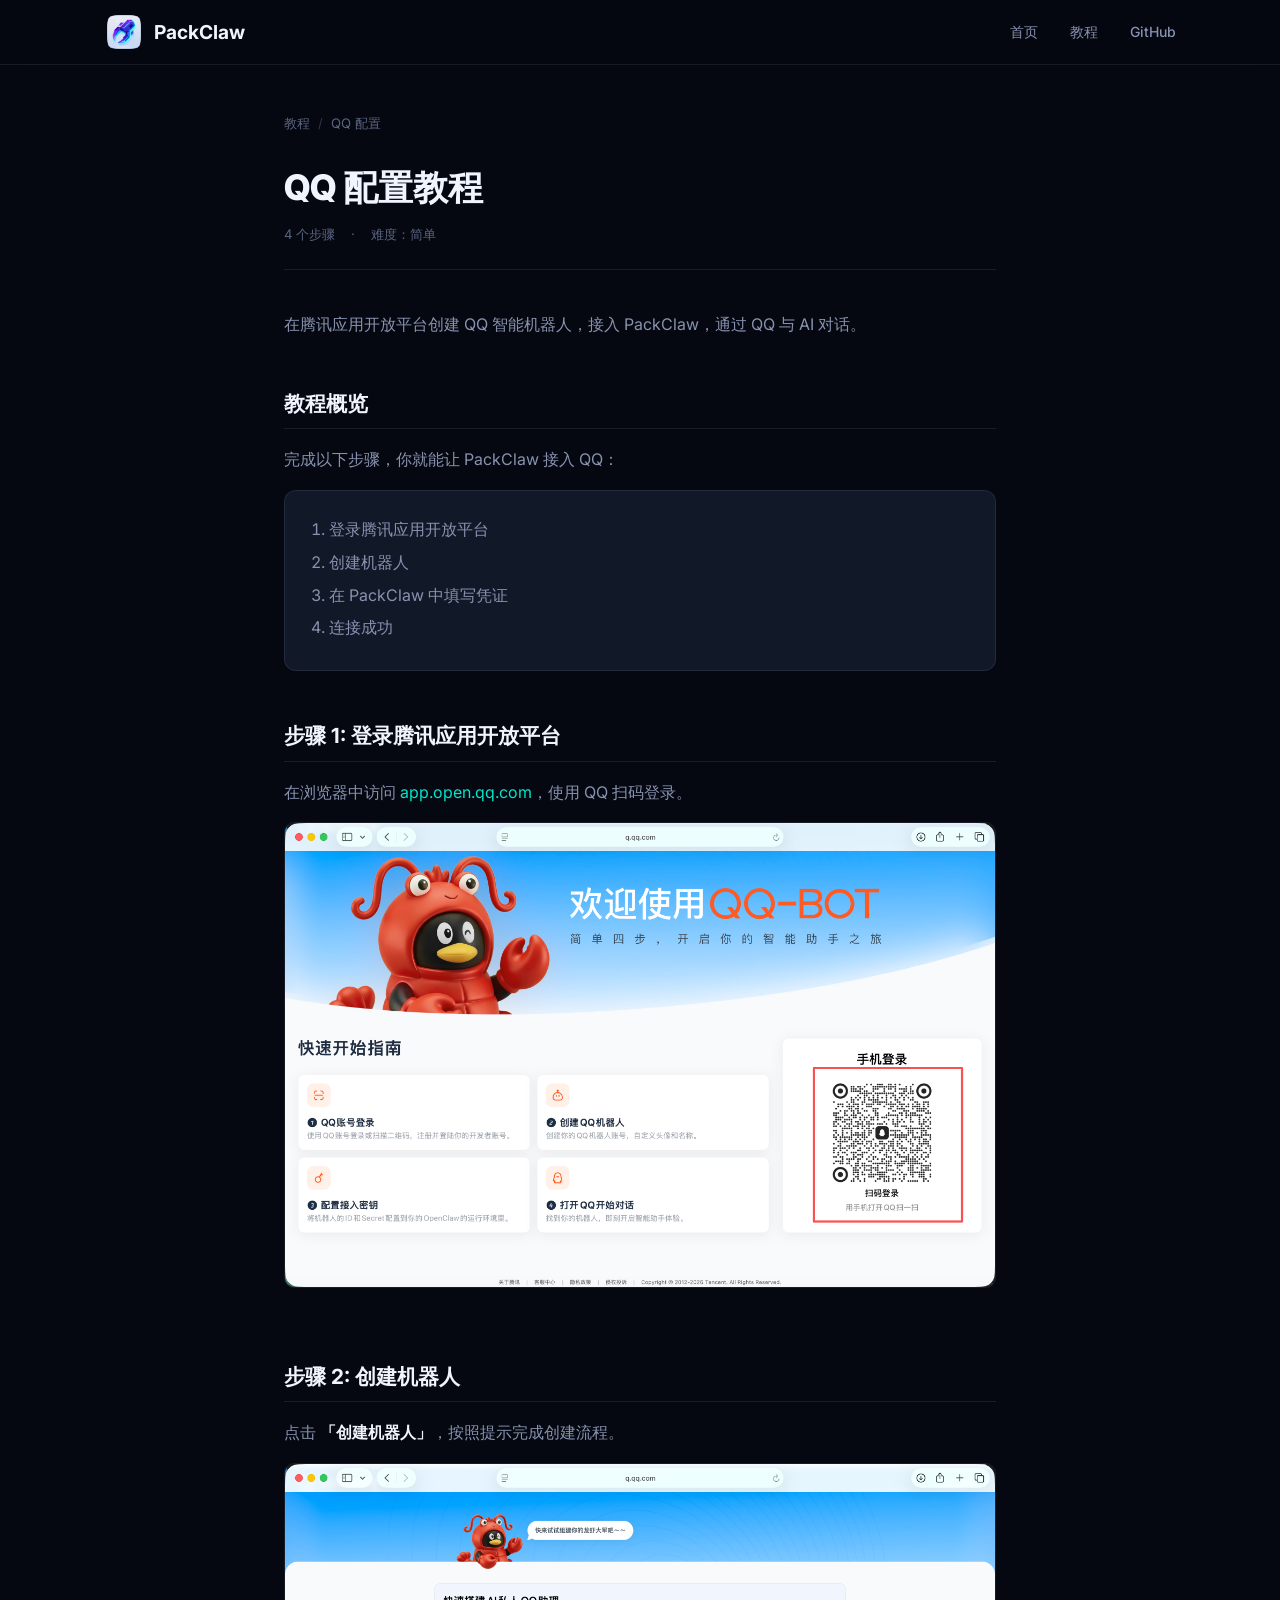
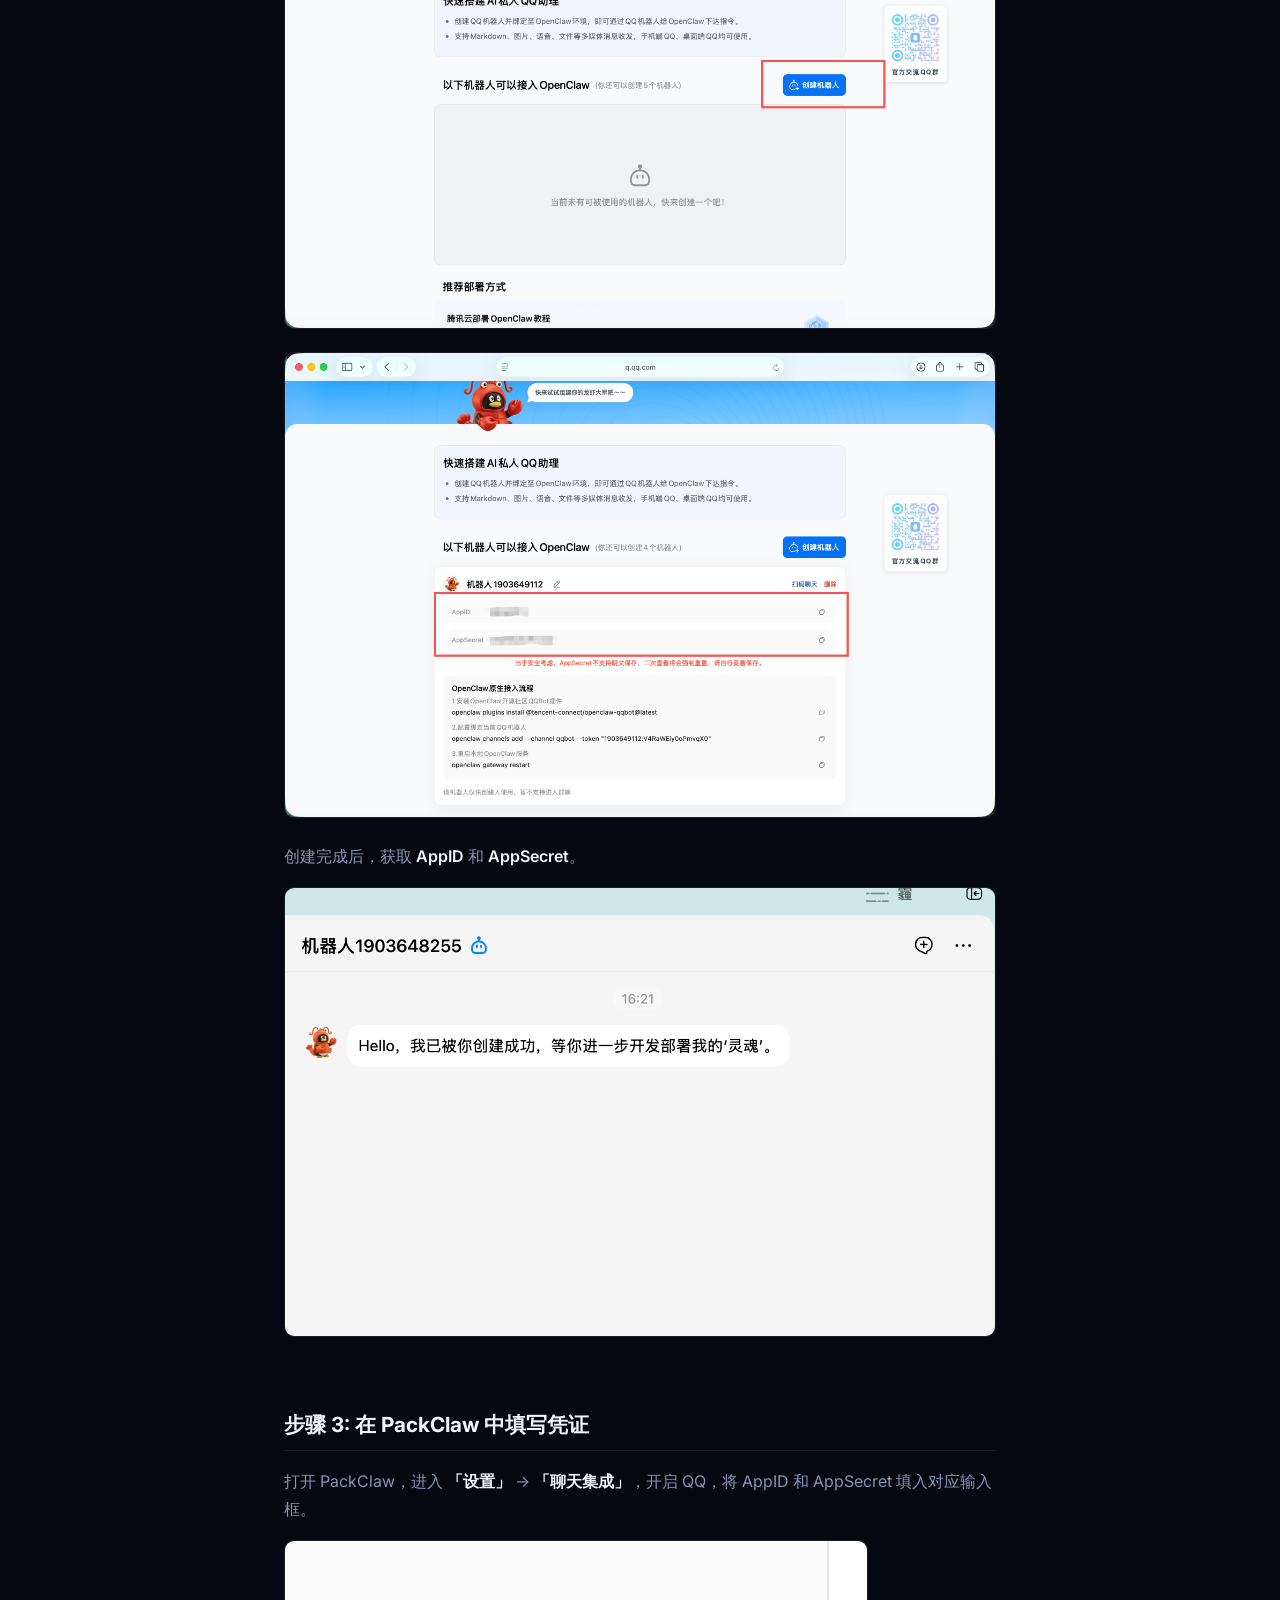
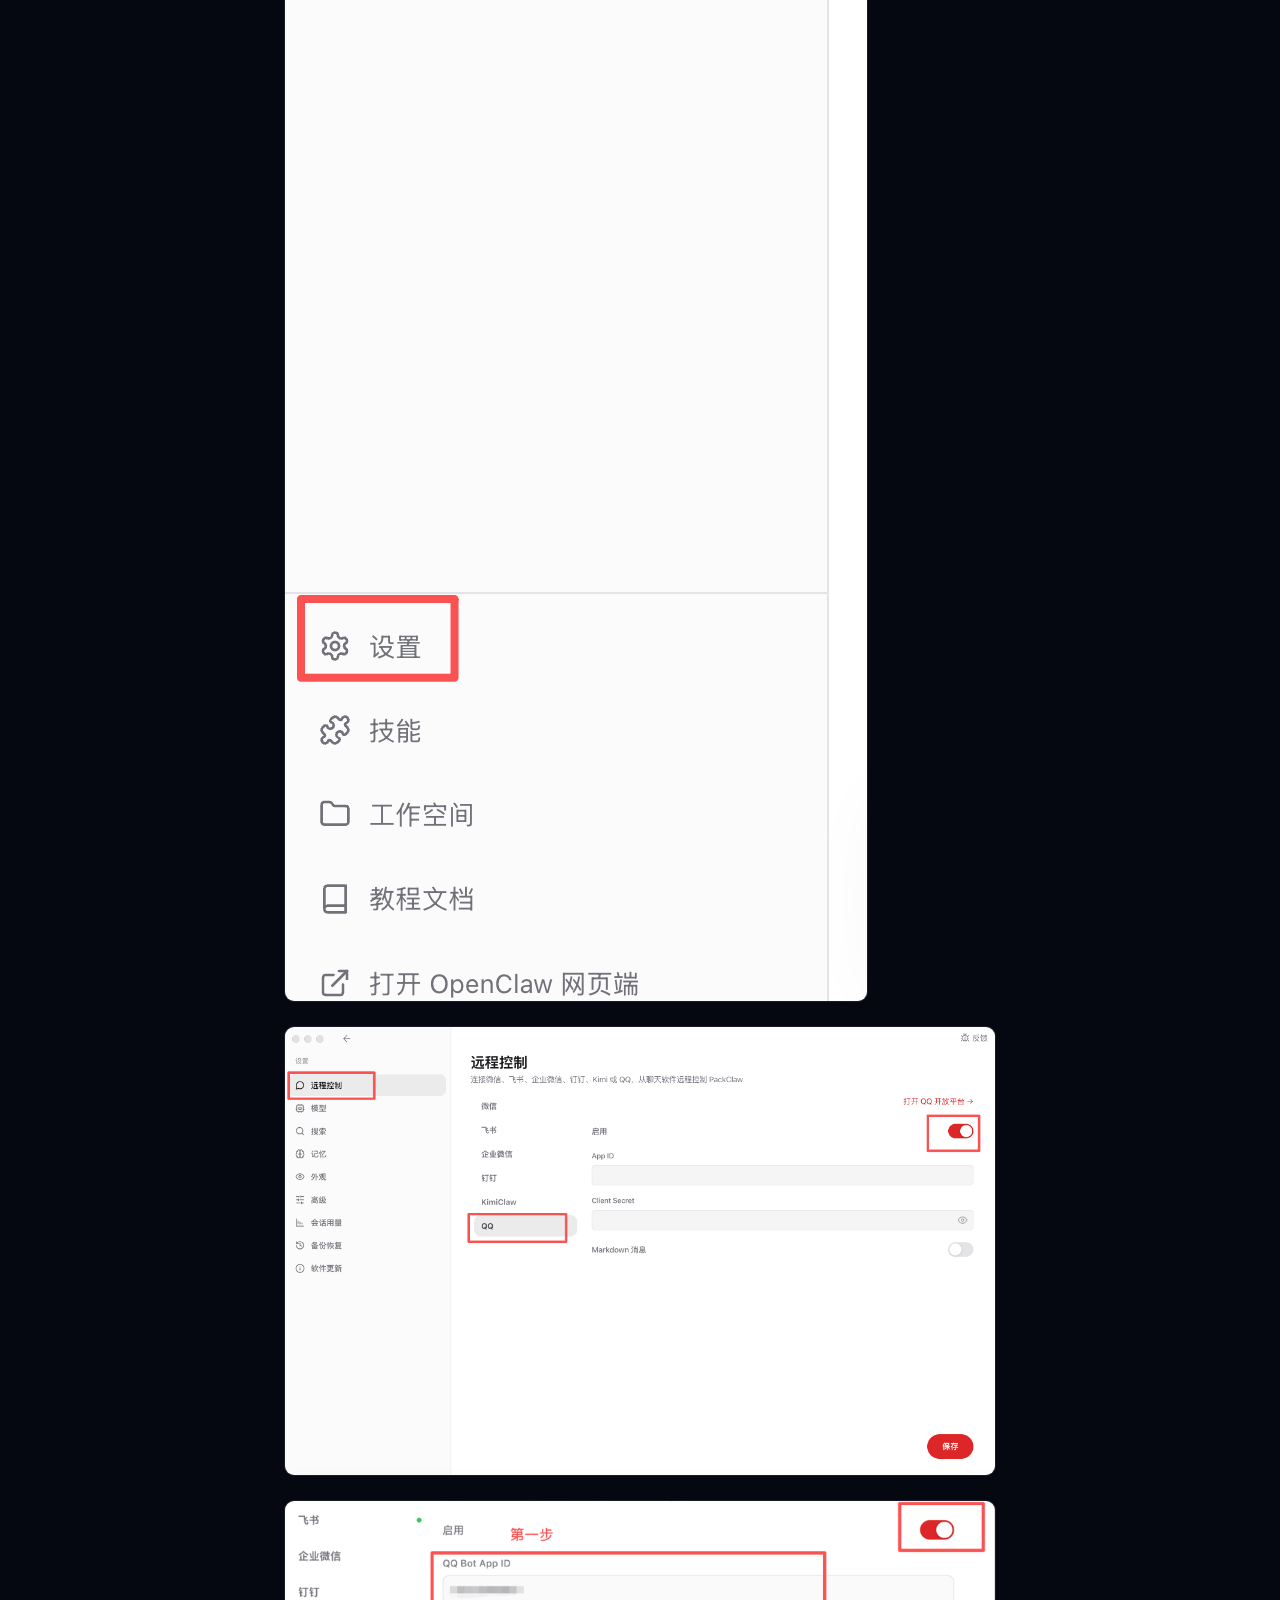
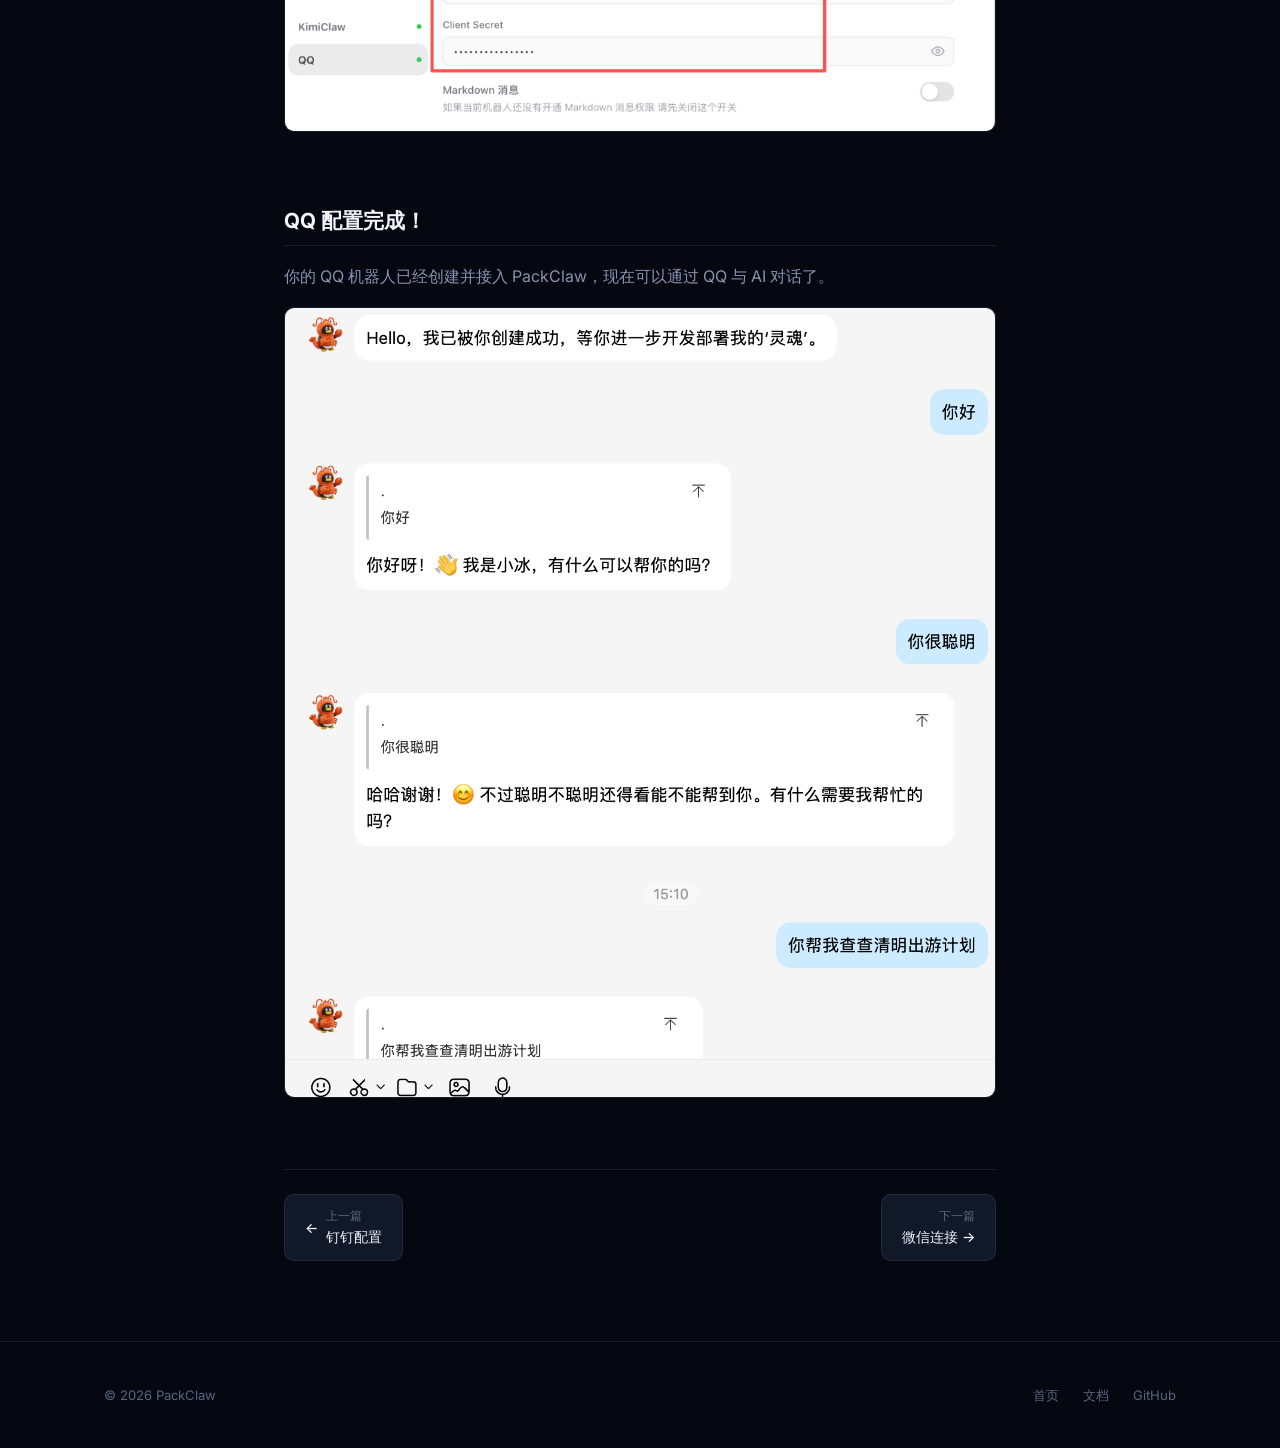
<file: docs/tutorials/qq.html>
<!DOCTYPE html>
<html lang="zh-CN">
<head>
  <meta charset="UTF-8">
  <meta name="viewport" content="width=device-width, initial-scale=1.0">
  <title>QQ 配置教程 - PackClaw 教程</title>
  <meta name="description" content="在腾讯应用开放平台创建 QQ 智能机器人，接入 PackClaw，通过 QQ 与 AI 对话。">
  <link rel="preconnect" href="https://fonts.googleapis.com">
  <link rel="preconnect" href="https://fonts.gstatic.com" crossorigin>
  <link href="https://fonts.googleapis.com/css2?family=Inter:wght@400;500;600;700;800&display=swap" rel="stylesheet">
  <link href="https://fonts.googleapis.com/css2?family=Sora:wght@300;400;500;600;700;800&display=swap" rel="stylesheet">
  <link rel="stylesheet" href="../../style.css">
  <link rel="icon" type="image/png" href="../../assets/critter-128.png">
  <style>
    .logo-icon { width:40px;height:40px;border-radius:8px;display:flex;align-items:center;justify-content:center;overflow:hidden; }
    .logo-icon img { width:100%;height:100%;object-fit:cover; }
    .tutorial-page {
      max-width: 760px;
      margin: 0 auto;
      padding: 48px 24px 80px;
    }

    .tutorial-breadcrumb {
      display: flex;
      align-items: center;
      gap: 8px;
      font-size: 0.82rem;
      color: var(--text-muted);
      margin-bottom: 32px;
    }

    .tutorial-breadcrumb a {
      color: var(--text-muted);
      text-decoration: none;
    }

    .tutorial-breadcrumb a:hover {
      color: var(--cyan-bright);
    }

    .tutorial-breadcrumb .sep {
      color: var(--text-muted);
      opacity: 0.5;
    }

    .tutorial-page h1 {
      font-size: clamp(1.6rem, 3.5vw, 2.2rem);
      font-weight: 800;
      line-height: 1.2;
      margin-bottom: 16px;
    }

    .tutorial-meta {
      display: flex;
      align-items: center;
      gap: 16px;
      font-size: 0.82rem;
      color: var(--text-muted);
      margin-bottom: 40px;
      padding-bottom: 24px;
      border-bottom: 1px solid var(--border-subtle);
    }

    .tutorial-content h2 {
      font-size: 1.3rem;
      font-weight: 700;
      margin-top: 48px;
      margin-bottom: 16px;
      padding-bottom: 8px;
      border-bottom: 1px solid var(--border-subtle);
    }

    .tutorial-content h3 {
      font-size: 1.1rem;
      font-weight: 600;
      margin-top: 28px;
      margin-bottom: 12px;
    }

    .tutorial-content p {
      color: var(--text-secondary);
      line-height: 1.8;
      margin-bottom: 16px;
    }

    .tutorial-content ul, .tutorial-content ol {
      color: var(--text-secondary);
      line-height: 1.8;
      margin-bottom: 16px;
      padding-left: 24px;
    }

    .tutorial-content li {
      margin-bottom: 6px;
    }

    .tutorial-content code {
      background: var(--bg-surface);
      padding: 2px 8px;
      border-radius: 4px;
      font-family: var(--font-mono);
      font-size: 0.88em;
      color: var(--cyan-bright);
    }

    .tutorial-content pre {
      background: var(--bg-surface);
      border: 1px solid var(--border-subtle);
      border-radius: 10px;
      padding: 20px;
      overflow-x: auto;
      margin-bottom: 20px;
    }

    .tutorial-content pre code {
      background: none;
      padding: 0;
      color: var(--text-secondary);
      font-size: 0.85rem;
      line-height: 1.6;
    }

    .tutorial-content .tip {
      background: rgba(20, 184, 166, 0.06);
      border: 1px solid rgba(20, 184, 166, 0.15);
      border-radius: 10px;
      padding: 16px 20px;
      margin-bottom: 20px;
    }

    .tutorial-content .info {
      background: rgba(59, 130, 246, 0.06);
      border: 1px solid rgba(59, 130, 246, 0.15);
      border-radius: 10px;
      padding: 16px 20px;
      margin-bottom: 20px;
    }

    .tutorial-content .tip-label, .tutorial-content .info-label {
      font-weight: 600;
      font-size: 0.85rem;
      margin-bottom: 6px;
    }

    .tutorial-content .tip-label { color: var(--cyan-bright); }
    .tutorial-content .info-label { color: #60a5fa; }

    .tutorial-content .tip p, .tutorial-content .info p {
      margin-bottom: 0;
    }

    .tutorial-content strong {
      color: var(--text-primary);
      font-weight: 600;
    }

    .tutorial-content img {
      max-width: 100%;
      border-radius: 10px;
      border: 1px solid var(--border-subtle);
      margin-bottom: 16px;
    }

    .tutorial-content table {
      width: 100%;
      background: var(--bg-surface);
      border: 1px solid var(--border-subtle);
      border-radius: 10px;
      overflow: hidden;
      margin-bottom: 20px;
      border-collapse: collapse;
    }

    .tutorial-content table th {
      text-align: left;
      padding: 12px 16px;
      background: rgba(255, 255, 255, 0.03);
      border-bottom: 1px solid var(--border-subtle);
      font-weight: 600;
      font-size: 0.88rem;
      color: var(--text-primary);
    }

    .tutorial-content table td {
      padding: 10px 16px;
      border-bottom: 1px solid rgba(136, 146, 176, 0.06);
      font-size: 0.85rem;
      color: var(--text-secondary);
    }

    .tutorial-content table tr:last-child td {
      border-bottom: none;
    }

    .step-overview {
      background: var(--bg-elevated);
      border: 1px solid var(--border-subtle);
      border-radius: 12px;
      padding: 24px;
      margin-bottom: 32px;
    }

    .step-overview ol {
      margin-bottom: 0;
      padding-left: 20px;
    }

    .step-overview li {
      margin-bottom: 4px;
    }

    .tutorial-nav {
      display: flex;
      justify-content: space-between;
      gap: 16px;
      margin-top: 48px;
      padding-top: 24px;
      border-top: 1px solid var(--border-subtle);
    }

    .tutorial-nav a {
      display: flex;
      align-items: center;
      gap: 8px;
      padding: 12px 20px;
      background: var(--bg-elevated);
      border: 1px solid var(--border-subtle);
      border-radius: 10px;
      color: var(--text-primary);
      font-size: 0.88rem;
      font-weight: 500;
      text-decoration: none;
      transition: border-color 0.2s;
    }

    .tutorial-nav a:hover {
      border-color: var(--text-secondary);
      text-decoration: none;
    }

    .tutorial-nav a .label {
      font-size: 0.72rem;
      color: var(--text-muted);
    }

    @media (max-width: 768px) {
      .tutorial-page { padding: 32px 16px 60px; }
      .tutorial-nav { flex-direction: column; }
    }
  </style>
</head>
<body>

  <header>
    <div class="container header-inner">
      <a href="../../index.html" class="logo">
        <div class="logo-icon"><img src="../../assets/critter-128.png" alt="PackClaw"></div>
        <span>PackClaw</span>
      </a>
      <nav>
        <ul class="nav-links">
          <li><a href="../../index.html">首页</a></li>
          <li><a href="../index.html">教程</a></li>
          <li><a href="https://github.com/anomalyco/opencode" target="_blank">GitHub</a></li>
        </ul>
      </nav>
    </div>
  </header>

  <div class="tutorial-page">
    <div class="tutorial-breadcrumb">
      <a href="../index.html">教程</a>
      <span class="sep">/</span>
      <span>QQ 配置</span>
    </div>

    <h1>QQ 配置教程</h1>

    <div class="tutorial-meta">
      <span>4 个步骤</span>
      <span>·</span>
      <span>难度：简单</span>
    </div>

    <div class="tutorial-content">
      <p>在腾讯应用开放平台创建 QQ 智能机器人，接入 PackClaw，通过 QQ 与 AI 对话。</p>

      <h2>教程概览</h2>
      <p>完成以下步骤，你就能让 PackClaw 接入 QQ：</p>
      <div class="step-overview">
        <ol>
          <li>登录腾讯应用开放平台</li>
          <li>创建机器人</li>
          <li>在 PackClaw 中填写凭证</li>
          <li>连接成功</li>
        </ol>
      </div>

      <h2>步骤 1: 登录腾讯应用开放平台</h2>
      <p>在浏览器中访问 <a href="https://app.open.qq.com/" target="_blank" rel="noreferrer">app.open.qq.com</a>，使用 QQ 扫码登录。</p>
      <img src="../assets/qq-01.DY0ZUoe9.png" alt="腾讯应用开放平台">

      <h2>步骤 2: 创建机器人</h2>
      <p>点击 <strong>「创建机器人」</strong>，按照提示完成创建流程。</p>
      <img src="../assets/qq-02.CVwHZUbZ.png" alt="创建机器人">
      <img src="../assets/qq-03.XPUy3vdq.png" alt="填写机器人信息">
      <p>创建完成后，获取 <strong>AppID</strong> 和 <strong>AppSecret</strong>。</p>
      <img src="../assets/qq-04.DVZ8ePHc.png" alt="获取 AppID 和 AppSecret">

      <h2>步骤 3: 在 PackClaw 中填写凭证</h2>
      <p>打开 PackClaw，进入 <strong>「设置」</strong> → <strong>「聊天集成」</strong>，开启 QQ，将 AppID 和 AppSecret 填入对应输入框。</p>
      <img src="../assets/qq-05.BXTByjv_.png" alt="进入设置">
      <img src="../assets/qq-06.DY2MPUbU.png?t=1.0.0" alt="开启 QQ">
      <img src="../assets/qq-07.ByEwcDvN.png?t=1.0.0" alt="填写 QQ 凭证">

      <h2>QQ 配置完成！</h2>
      <p>你的 QQ 机器人已经创建并接入 PackClaw，现在可以通过 QQ 与 AI 对话了。</p>
      <img src="../assets/qq-08.BhGv7Qh4.png" alt="QQ 配置完成">
    </div>

    <div class="tutorial-nav">
      <a href="dingtalk.html">
        <span>←</span>
        <div>
          <div class="label">上一篇</div>
          <span>钉钉配置</span>
        </div>
      </a>
      <a href="wechat.html">
        <div style="text-align:right;">
          <div class="label">下一篇</div>
          <span>微信连接 →</span>
        </div>
      </a>
    </div>
  </div>

  <footer>
    <div class="container footer-inner">
      <span class="footer-copy">&copy; 2026 PackClaw</span>
      <ul class="footer-links">
        <li><a href="../../index.html">首页</a></li>
        <li><a href="../index.html">文档</a></li>
        <li><a href="https://github.com/anomalyco/opencode" target="_blank">GitHub</a></li>
      </ul>
    </div>
  </footer>

</body>
</html>
</file>
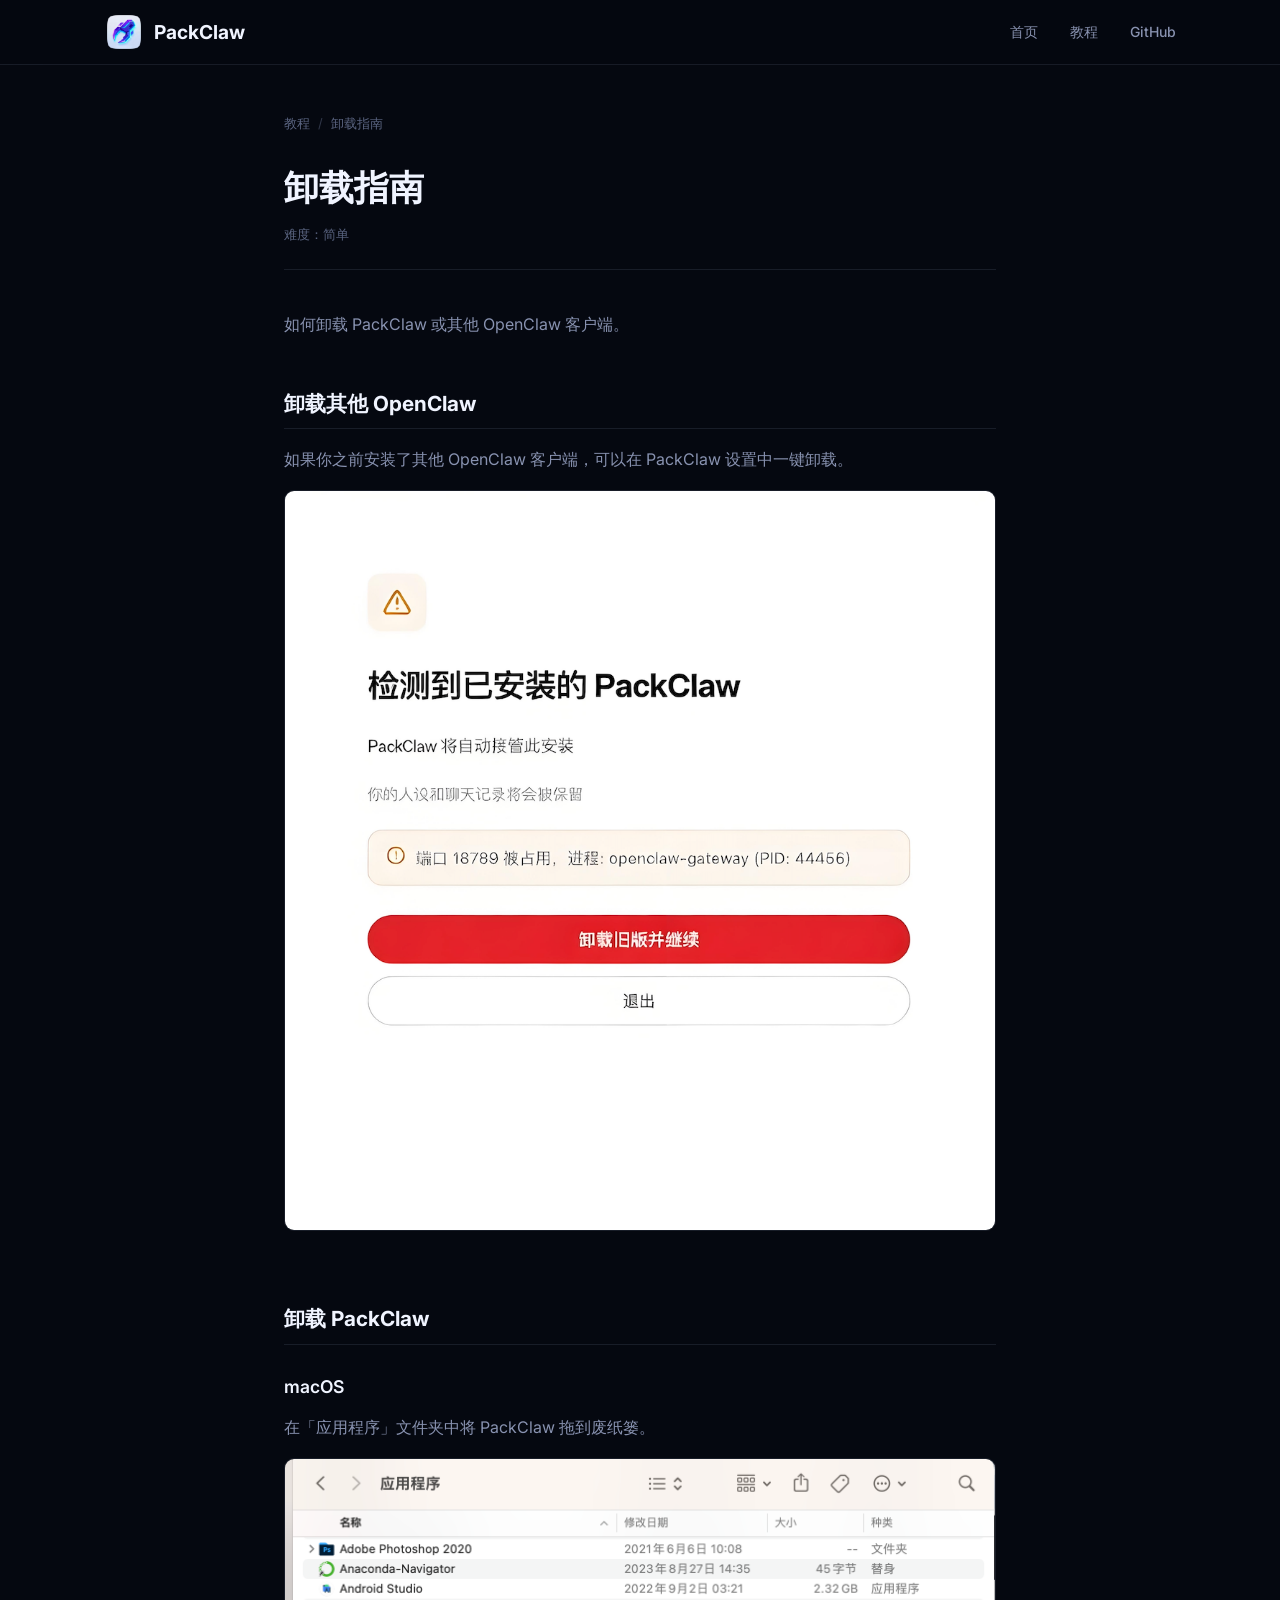
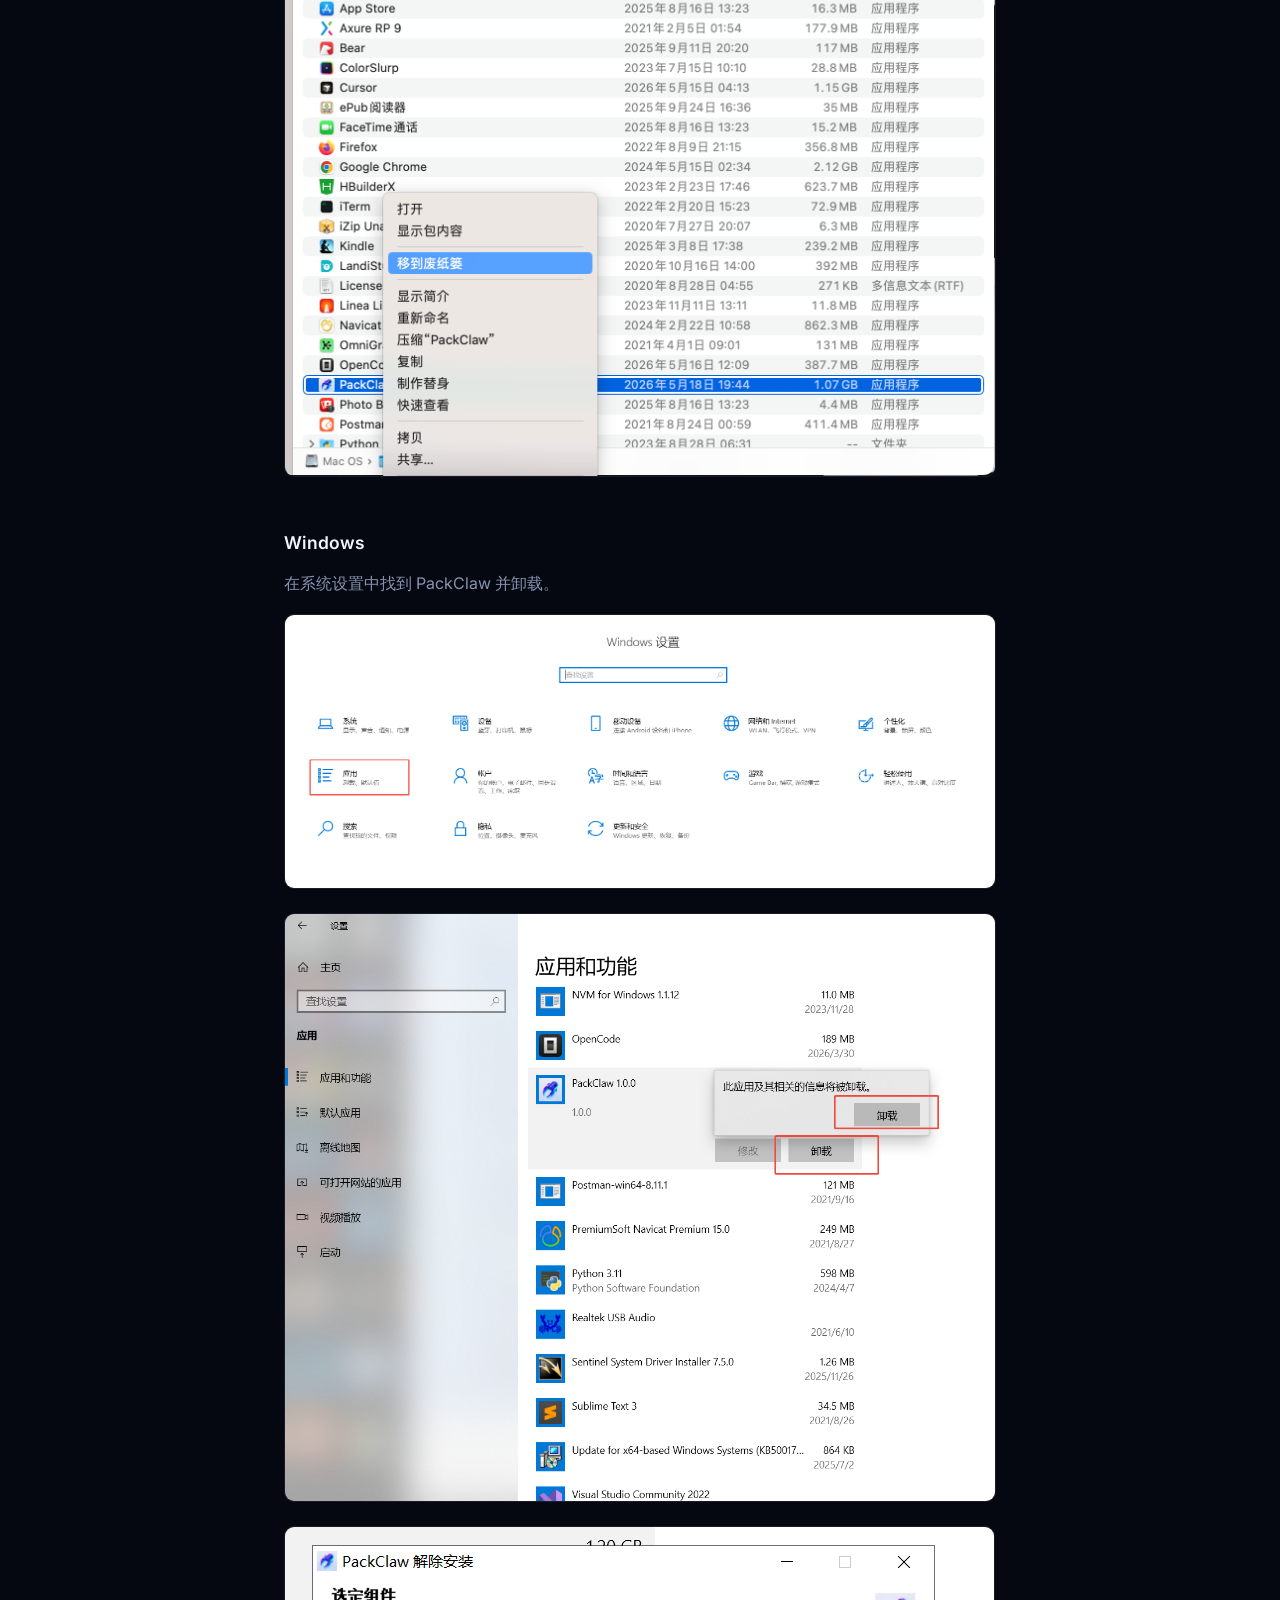
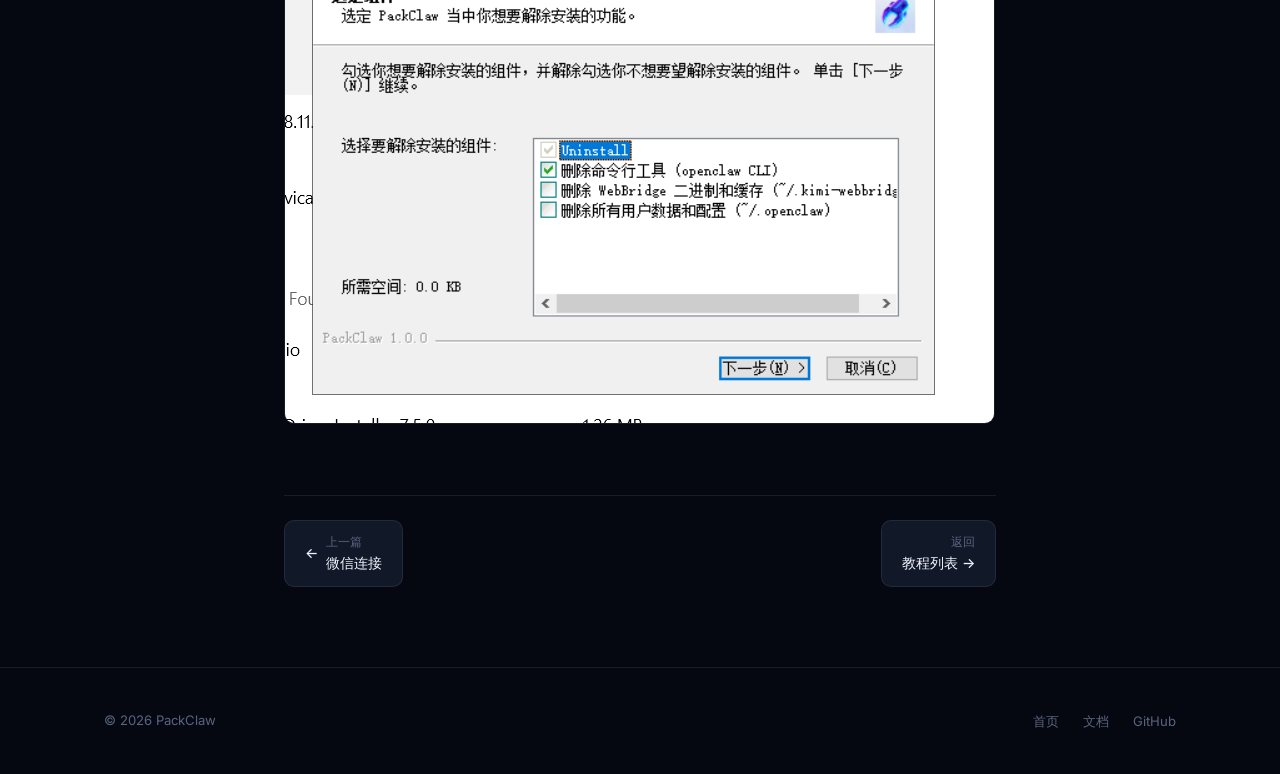
<file: docs/tutorials/uninstall.html>
<!DOCTYPE html>
<html lang="zh-CN">
<head>
  <meta charset="UTF-8">
  <meta name="viewport" content="width=device-width, initial-scale=1.0">
  <title>卸载指南 - PackClaw 教程</title>
  <meta name="description" content="如何卸载 PackClaw 或其他 OpenClaw 客户端。">
  <link rel="preconnect" href="https://fonts.googleapis.com">
  <link rel="preconnect" href="https://fonts.gstatic.com" crossorigin>
  <link href="https://fonts.googleapis.com/css2?family=Inter:wght@400;500;600;700;800&display=swap" rel="stylesheet">
  <link href="https://fonts.googleapis.com/css2?family=Sora:wght@300;400;500;600;700;800&display=swap" rel="stylesheet">
  <link rel="stylesheet" href="../../style.css">
  <link rel="icon" type="image/png" href="../../assets/critter-128.png">
  <style>
    .logo-icon { width:40px;height:40px;border-radius:8px;display:flex;align-items:center;justify-content:center;overflow:hidden; }
    .logo-icon img { width:100%;height:100%;object-fit:cover; }
    .tutorial-page {
      max-width: 760px;
      margin: 0 auto;
      padding: 48px 24px 80px;
    }

    .tutorial-breadcrumb {
      display: flex;
      align-items: center;
      gap: 8px;
      font-size: 0.82rem;
      color: var(--text-muted);
      margin-bottom: 32px;
    }

    .tutorial-breadcrumb a {
      color: var(--text-muted);
      text-decoration: none;
    }

    .tutorial-breadcrumb a:hover {
      color: var(--cyan-bright);
    }

    .tutorial-breadcrumb .sep {
      color: var(--text-muted);
      opacity: 0.5;
    }

    .tutorial-page h1 {
      font-size: clamp(1.6rem, 3.5vw, 2.2rem);
      font-weight: 800;
      line-height: 1.2;
      margin-bottom: 16px;
    }

    .tutorial-meta {
      display: flex;
      align-items: center;
      gap: 16px;
      font-size: 0.82rem;
      color: var(--text-muted);
      margin-bottom: 40px;
      padding-bottom: 24px;
      border-bottom: 1px solid var(--border-subtle);
    }

    .tutorial-content h2 {
      font-size: 1.3rem;
      font-weight: 700;
      margin-top: 48px;
      margin-bottom: 16px;
      padding-bottom: 8px;
      border-bottom: 1px solid var(--border-subtle);
    }

    .tutorial-content h3 {
      font-size: 1.1rem;
      font-weight: 600;
      margin-top: 28px;
      margin-bottom: 12px;
    }

    .tutorial-content p {
      color: var(--text-secondary);
      line-height: 1.8;
      margin-bottom: 16px;
    }

    .tutorial-content ul, .tutorial-content ol {
      color: var(--text-secondary);
      line-height: 1.8;
      margin-bottom: 16px;
      padding-left: 24px;
    }

    .tutorial-content li {
      margin-bottom: 6px;
    }

    .tutorial-content code {
      background: var(--bg-surface);
      padding: 2px 8px;
      border-radius: 4px;
      font-family: var(--font-mono);
      font-size: 0.88em;
      color: var(--cyan-bright);
    }

    .tutorial-content pre {
      background: var(--bg-surface);
      border: 1px solid var(--border-subtle);
      border-radius: 10px;
      padding: 20px;
      overflow-x: auto;
      margin-bottom: 20px;
    }

    .tutorial-content pre code {
      background: none;
      padding: 0;
      color: var(--text-secondary);
      font-size: 0.85rem;
      line-height: 1.6;
    }

    .tutorial-content .tip {
      background: rgba(20, 184, 166, 0.06);
      border: 1px solid rgba(20, 184, 166, 0.15);
      border-radius: 10px;
      padding: 16px 20px;
      margin-bottom: 20px;
    }

    .tutorial-content .info {
      background: rgba(59, 130, 246, 0.06);
      border: 1px solid rgba(59, 130, 246, 0.15);
      border-radius: 10px;
      padding: 16px 20px;
      margin-bottom: 20px;
    }

    .tutorial-content .tip-label, .tutorial-content .info-label {
      font-weight: 600;
      font-size: 0.85rem;
      margin-bottom: 6px;
    }

    .tutorial-content .tip-label { color: var(--cyan-bright); }
    .tutorial-content .info-label { color: #60a5fa; }

    .tutorial-content .tip p, .tutorial-content .info p {
      margin-bottom: 0;
    }

    .tutorial-content strong {
      color: var(--text-primary);
      font-weight: 600;
    }

    .tutorial-content img {
      max-width: 100%;
      border-radius: 10px;
      border: 1px solid var(--border-subtle);
      margin-bottom: 16px;
    }

    .tutorial-content table {
      width: 100%;
      background: var(--bg-surface);
      border: 1px solid var(--border-subtle);
      border-radius: 10px;
      overflow: hidden;
      margin-bottom: 20px;
      border-collapse: collapse;
    }

    .tutorial-content table th {
      text-align: left;
      padding: 12px 16px;
      background: rgba(255, 255, 255, 0.03);
      border-bottom: 1px solid var(--border-subtle);
      font-weight: 600;
      font-size: 0.88rem;
      color: var(--text-primary);
    }

    .tutorial-content table td {
      padding: 10px 16px;
      border-bottom: 1px solid rgba(136, 146, 176, 0.06);
      font-size: 0.85rem;
      color: var(--text-secondary);
    }

    .tutorial-content table tr:last-child td {
      border-bottom: none;
    }

    .step-overview {
      background: var(--bg-elevated);
      border: 1px solid var(--border-subtle);
      border-radius: 12px;
      padding: 24px;
      margin-bottom: 32px;
    }

    .step-overview ol {
      margin-bottom: 0;
      padding-left: 20px;
    }

    .step-overview li {
      margin-bottom: 4px;
    }

    .tutorial-nav {
      display: flex;
      justify-content: space-between;
      gap: 16px;
      margin-top: 48px;
      padding-top: 24px;
      border-top: 1px solid var(--border-subtle);
    }

    .tutorial-nav a {
      display: flex;
      align-items: center;
      gap: 8px;
      padding: 12px 20px;
      background: var(--bg-elevated);
      border: 1px solid var(--border-subtle);
      border-radius: 10px;
      color: var(--text-primary);
      font-size: 0.88rem;
      font-weight: 500;
      text-decoration: none;
      transition: border-color 0.2s;
    }

    .tutorial-nav a:hover {
      border-color: var(--text-secondary);
      text-decoration: none;
    }

    .tutorial-nav a .label {
      font-size: 0.72rem;
      color: var(--text-muted);
    }

    @media (max-width: 768px) {
      .tutorial-page { padding: 32px 16px 60px; }
      .tutorial-nav { flex-direction: column; }
    }
  </style>
</head>
<body>

  <header>
    <div class="container header-inner">
      <a href="../../index.html" class="logo">
        <div class="logo-icon"><img src="../../assets/critter-128.png" alt="PackClaw"></div>
        <span>PackClaw</span>
      </a>
      <nav>
        <ul class="nav-links">
          <li><a href="../../index.html">首页</a></li>
          <li><a href="../index.html">教程</a></li>
          <li><a href="https://github.com/anomalyco/opencode" target="_blank">GitHub</a></li>
        </ul>
      </nav>
    </div>
  </header>

  <div class="tutorial-page">
    <div class="tutorial-breadcrumb">
      <a href="../index.html">教程</a>
      <span class="sep">/</span>
      <span>卸载指南</span>
    </div>

    <h1>卸载指南</h1>

    <div class="tutorial-meta">
      <span>难度：简单</span>
    </div>

    <div class="tutorial-content">
      <p>如何卸载 PackClaw 或其他 OpenClaw 客户端。</p>

      <h2>卸载其他 OpenClaw</h2>
      <p>如果你之前安装了其他 OpenClaw 客户端，可以在 PackClaw 设置中一键卸载。</p>
      <img src="../assets/wechat-08-uninstall-other.CRhXTiT8.png?t=1.0.0" alt="一键卸载其他 OpenClaw">

      <h2>卸载 PackClaw</h2>

      <h3>macOS</h3>
      <p>在「应用程序」文件夹中将 PackClaw 拖到废纸篓。</p>
      <img src="../assets/wechat-09-mac-uninstall.DzrPxfHi.png?t=1.0.0" alt="macOS 卸载 PackClaw">

      <h3>Windows</h3>
      <p>在系统设置中找到 PackClaw 并卸载。</p>
      <img src="../assets/wechat-10-win-uninstall-1.DHgz6-SA.jpeg?t=1.0.0" alt="Windows 卸载 PackClaw 步骤 1">
      <img src="../assets/wechat-11-win-uninstall-2.BozH3EiF.jpeg?t=1.0.0" alt="Windows 卸载 PackClaw 步骤 2">
      <img src="../assets/wechat-12-win-uninstall-3.CYwHVedU.jpeg?t=1.0.0" alt="Windows 卸载 PackClaw 步骤 3">
    </div>

    <div class="tutorial-nav">
      <a href="wechat.html">
        <span>←</span>
        <div>
          <div class="label">上一篇</div>
          <span>微信连接</span>
        </div>
      </a>
      <a href="../index.html">
        <div style="text-align:right;">
          <div class="label">返回</div>
          <span>教程列表 →</span>
        </div>
      </a>
    </div>
  </div>

  <footer>
    <div class="container footer-inner">
      <span class="footer-copy">&copy; 2026 PackClaw</span>
      <ul class="footer-links">
        <li><a href="../../index.html">首页</a></li>
        <li><a href="../index.html">文档</a></li>
        <li><a href="https://github.com/anomalyco/opencode" target="_blank">GitHub</a></li>
      </ul>
    </div>
  </footer>

</body>
</html>
</file>
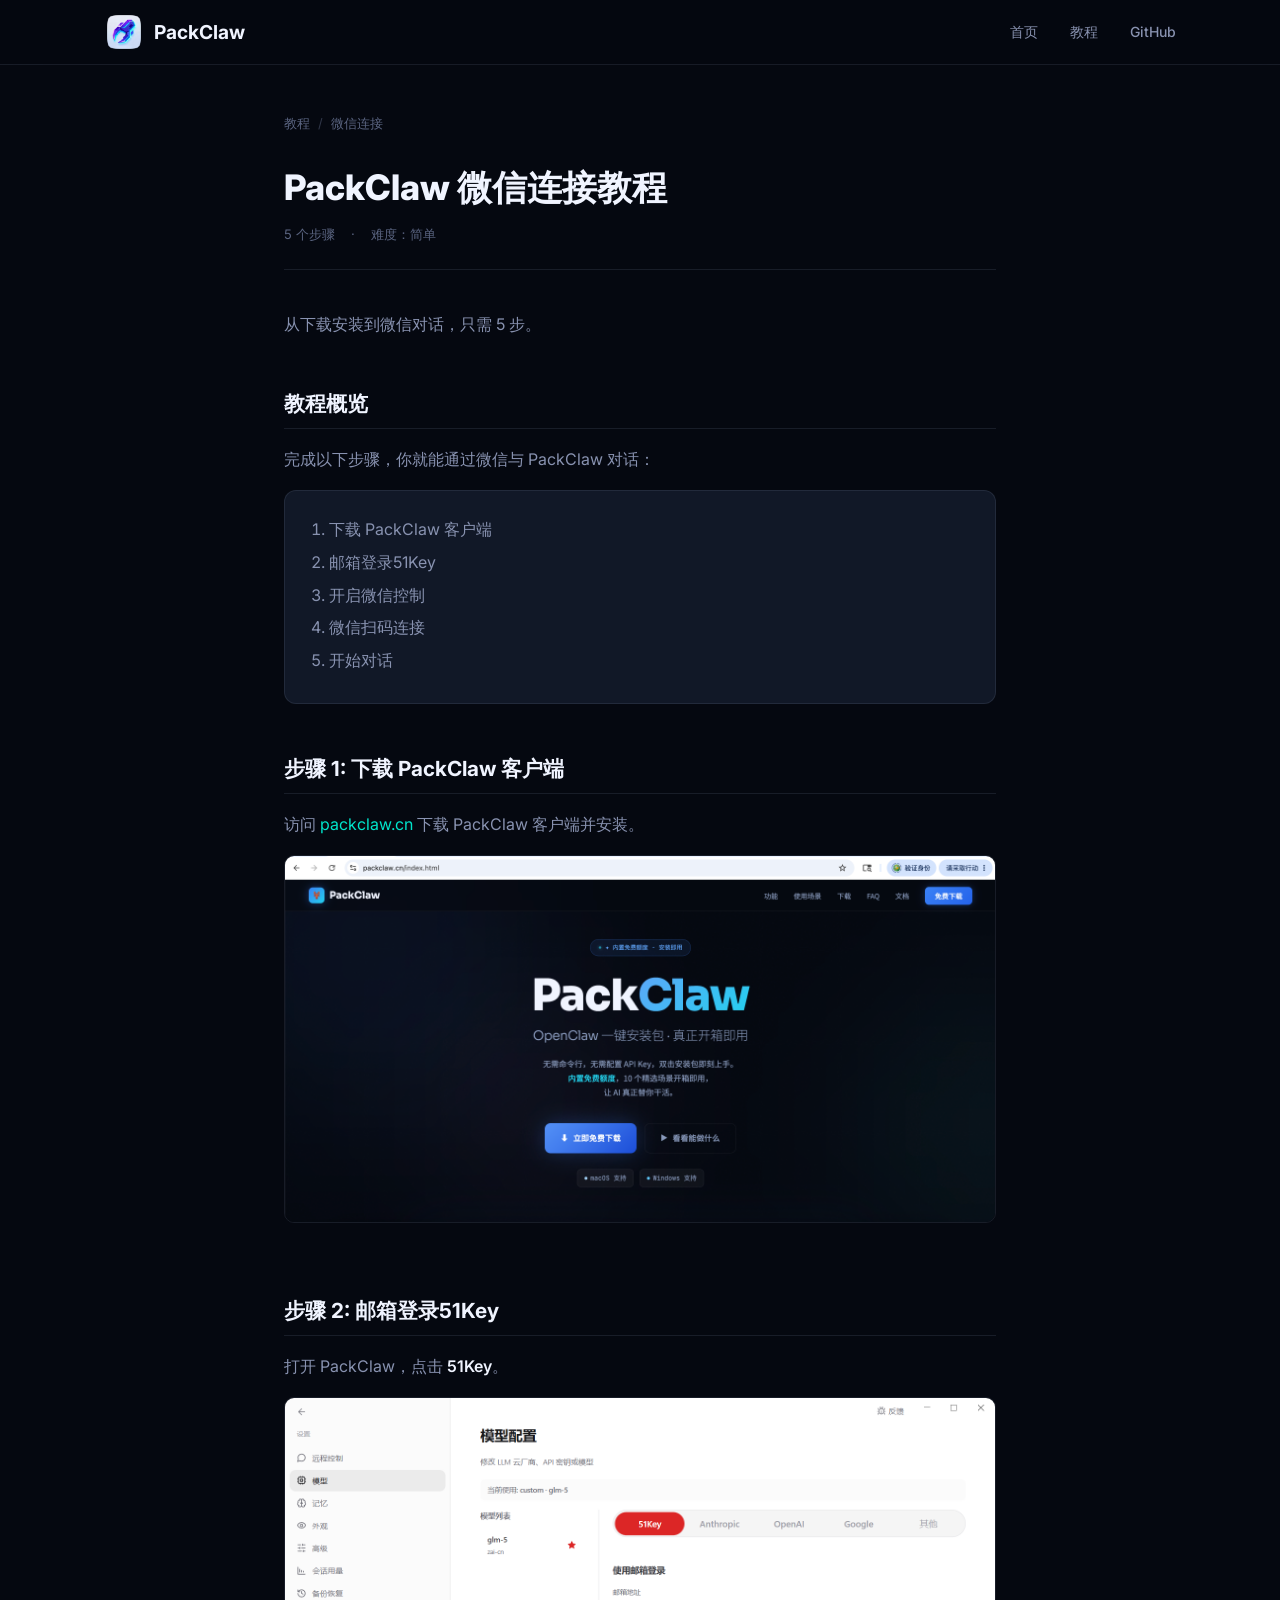
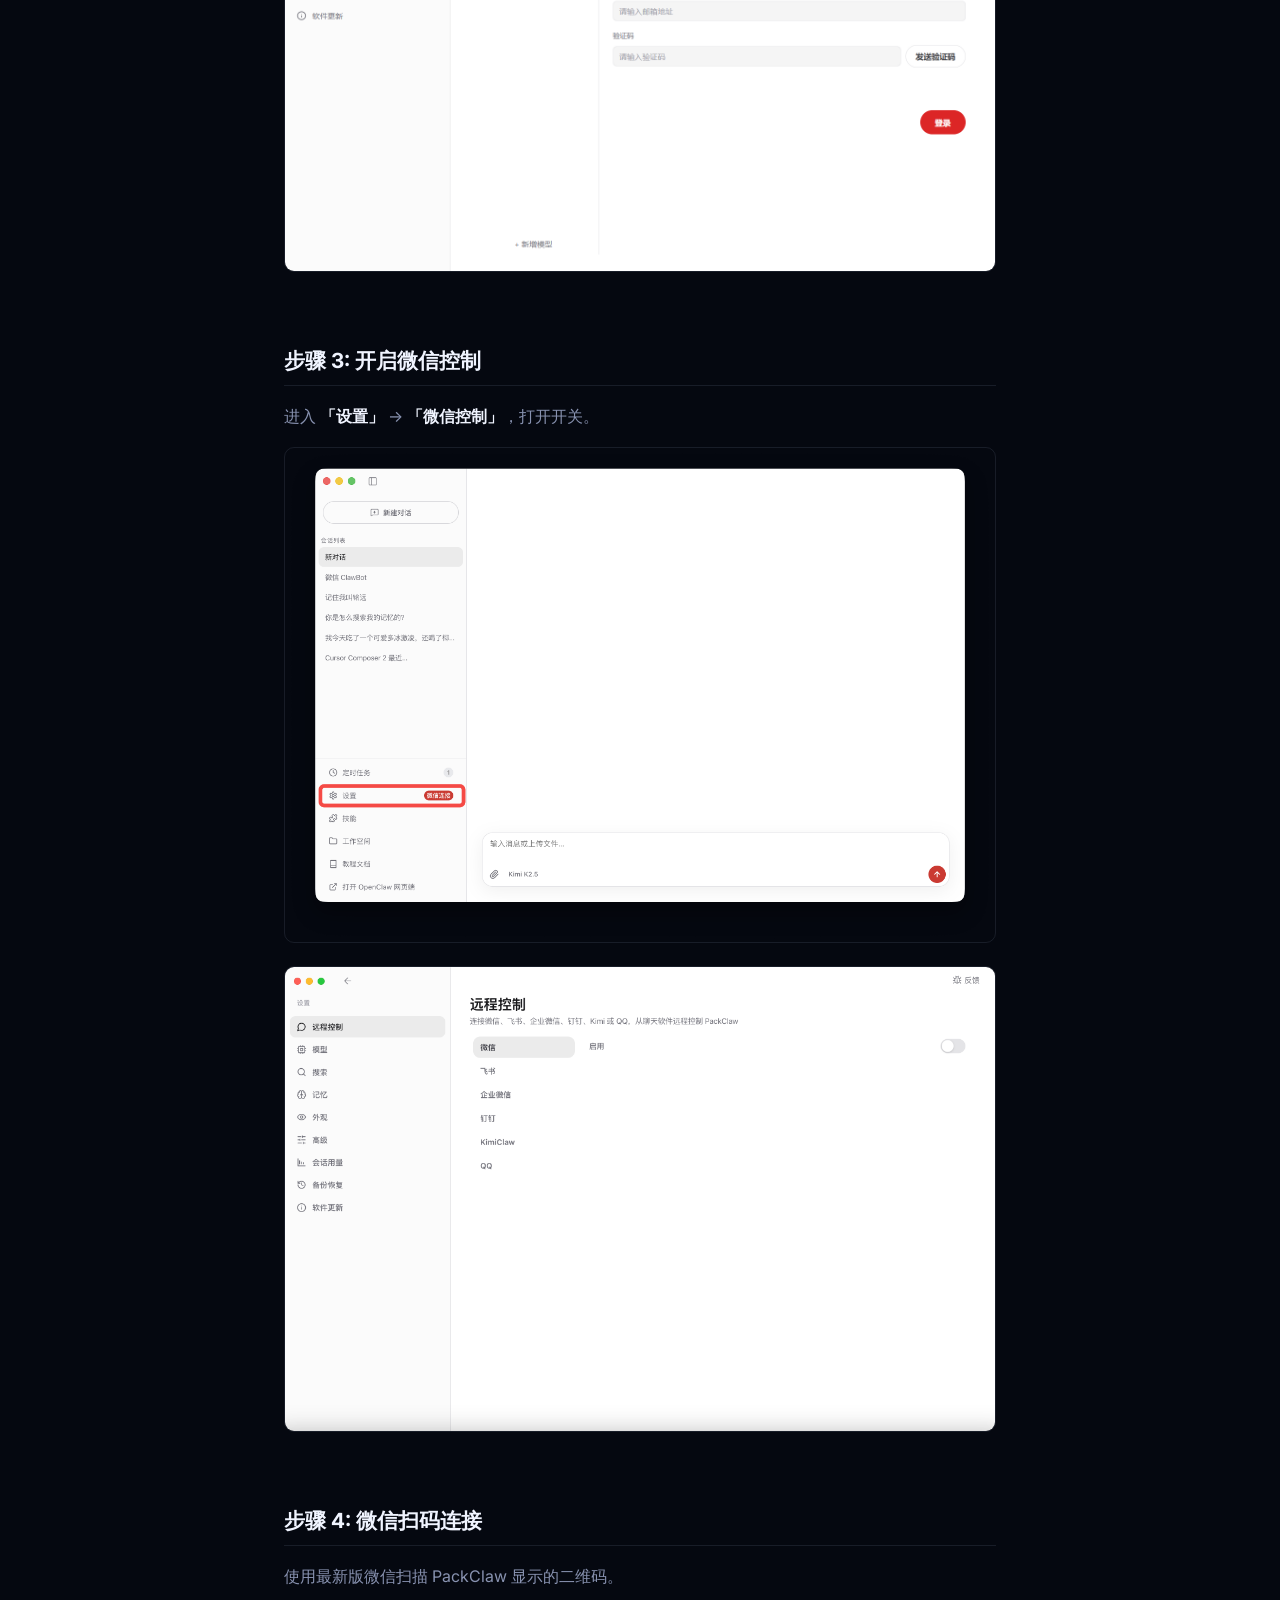
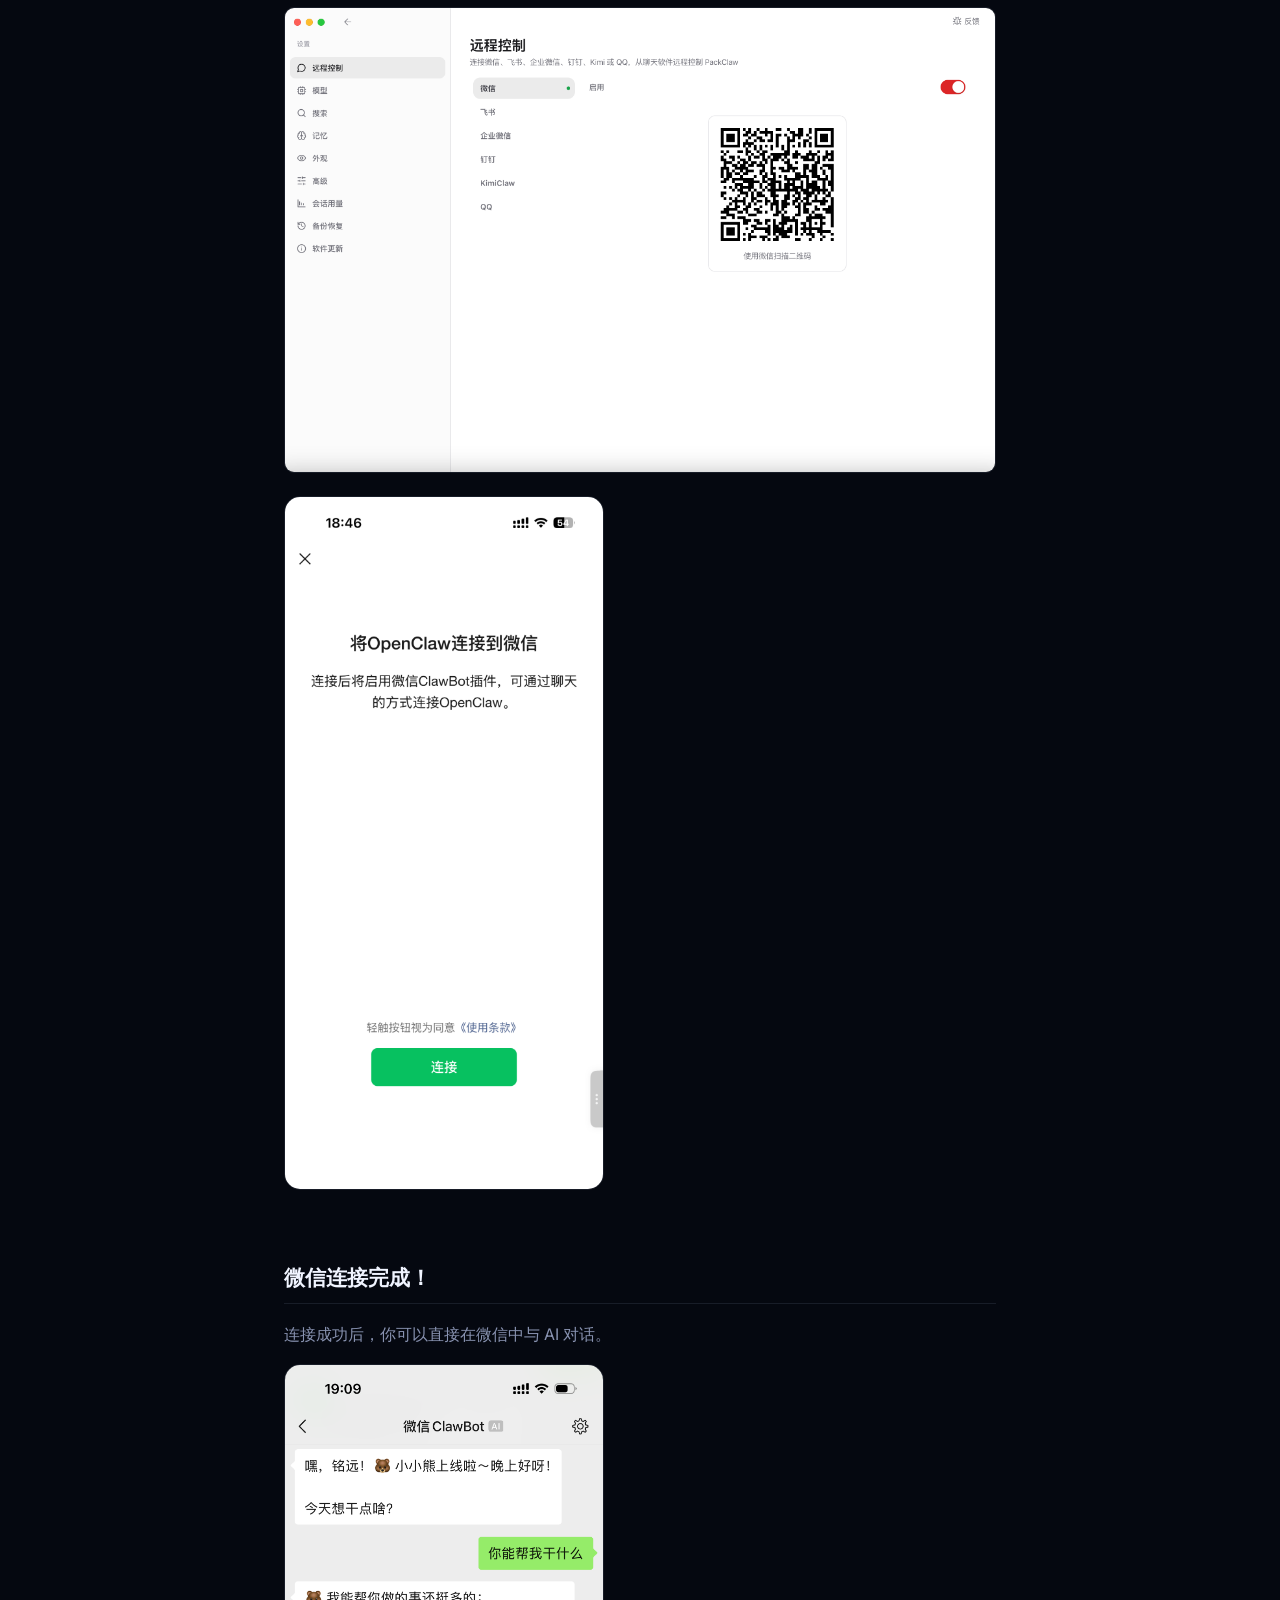
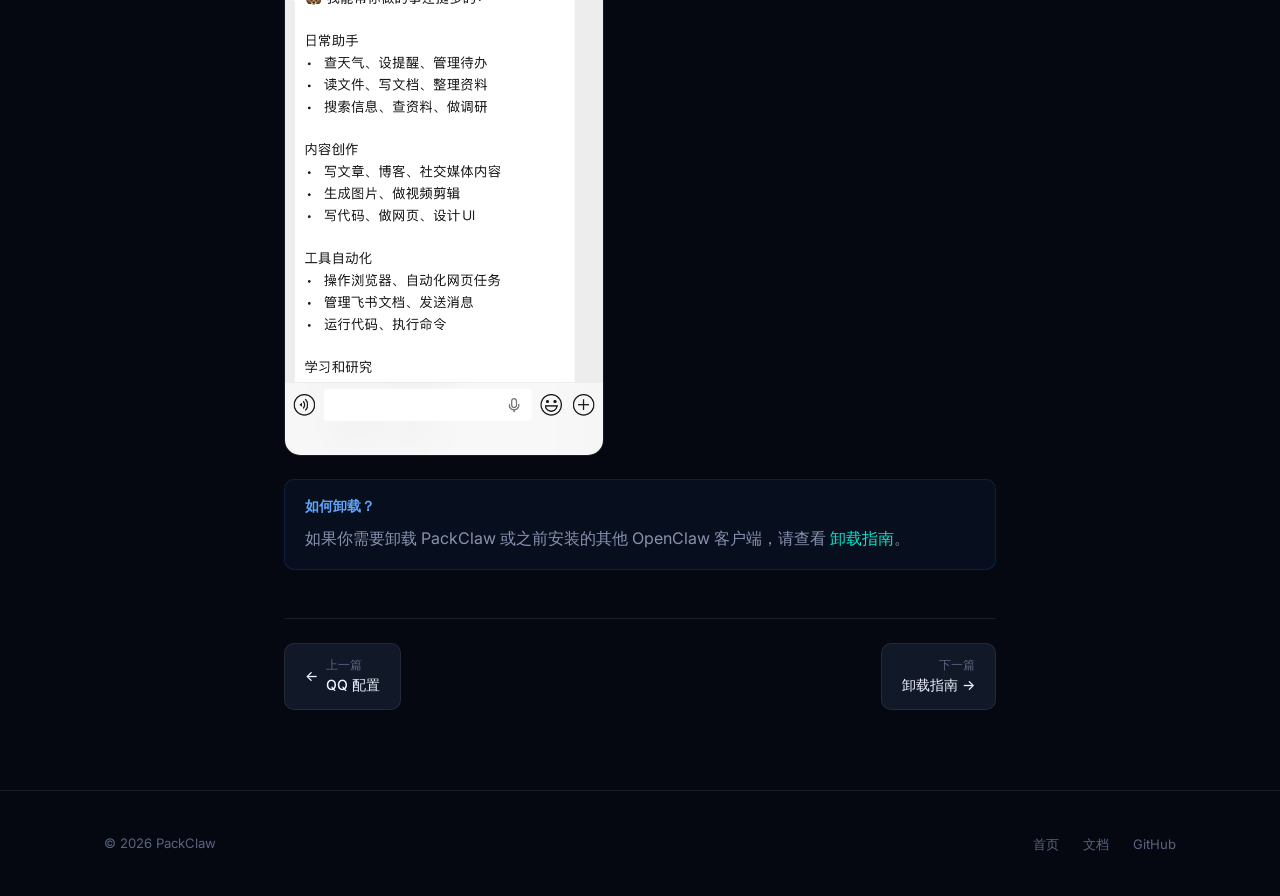
<file: docs/tutorials/wechat.html>
<!DOCTYPE html>
<html lang="zh-CN">
<head>
  <meta charset="UTF-8">
  <meta name="viewport" content="width=device-width, initial-scale=1.0">
  <title>PackClaw 微信连接教程 - PackClaw 教程</title>
  <meta name="description" content="从下载安装到微信对话，只需 5 步。">
  <link rel="preconnect" href="https://fonts.googleapis.com">
  <link rel="preconnect" href="https://fonts.gstatic.com" crossorigin>
  <link href="https://fonts.googleapis.com/css2?family=Inter:wght@400;500;600;700;800&display=swap" rel="stylesheet">
  <link href="https://fonts.googleapis.com/css2?family=Sora:wght@300;400;500;600;700;800&display=swap" rel="stylesheet">
  <link rel="stylesheet" href="../../style.css">
  <link rel="icon" type="image/png" href="../../assets/critter-128.png">
  <style>
    .logo-icon { width:40px;height:40px;border-radius:8px;display:flex;align-items:center;justify-content:center;overflow:hidden; }
    .logo-icon img { width:100%;height:100%;object-fit:cover; }
    .tutorial-page {
      max-width: 760px;
      margin: 0 auto;
      padding: 48px 24px 80px;
    }

    .tutorial-breadcrumb {
      display: flex;
      align-items: center;
      gap: 8px;
      font-size: 0.82rem;
      color: var(--text-muted);
      margin-bottom: 32px;
    }

    .tutorial-breadcrumb a {
      color: var(--text-muted);
      text-decoration: none;
    }

    .tutorial-breadcrumb a:hover {
      color: var(--cyan-bright);
    }

    .tutorial-breadcrumb .sep {
      color: var(--text-muted);
      opacity: 0.5;
    }

    .tutorial-page h1 {
      font-size: clamp(1.6rem, 3.5vw, 2.2rem);
      font-weight: 800;
      line-height: 1.2;
      margin-bottom: 16px;
    }

    .tutorial-meta {
      display: flex;
      align-items: center;
      gap: 16px;
      font-size: 0.82rem;
      color: var(--text-muted);
      margin-bottom: 40px;
      padding-bottom: 24px;
      border-bottom: 1px solid var(--border-subtle);
    }

    .tutorial-content h2 {
      font-size: 1.3rem;
      font-weight: 700;
      margin-top: 48px;
      margin-bottom: 16px;
      padding-bottom: 8px;
      border-bottom: 1px solid var(--border-subtle);
    }

    .tutorial-content h3 {
      font-size: 1.1rem;
      font-weight: 600;
      margin-top: 28px;
      margin-bottom: 12px;
    }

    .tutorial-content p {
      color: var(--text-secondary);
      line-height: 1.8;
      margin-bottom: 16px;
    }

    .tutorial-content ul, .tutorial-content ol {
      color: var(--text-secondary);
      line-height: 1.8;
      margin-bottom: 16px;
      padding-left: 24px;
    }

    .tutorial-content li {
      margin-bottom: 6px;
    }

    .tutorial-content code {
      background: var(--bg-surface);
      padding: 2px 8px;
      border-radius: 4px;
      font-family: var(--font-mono);
      font-size: 0.88em;
      color: var(--cyan-bright);
    }

    .tutorial-content pre {
      background: var(--bg-surface);
      border: 1px solid var(--border-subtle);
      border-radius: 10px;
      padding: 20px;
      overflow-x: auto;
      margin-bottom: 20px;
    }

    .tutorial-content pre code {
      background: none;
      padding: 0;
      color: var(--text-secondary);
      font-size: 0.85rem;
      line-height: 1.6;
    }

    .tutorial-content .tip {
      background: rgba(20, 184, 166, 0.06);
      border: 1px solid rgba(20, 184, 166, 0.15);
      border-radius: 10px;
      padding: 16px 20px;
      margin-bottom: 20px;
    }

    .tutorial-content .info {
      background: rgba(59, 130, 246, 0.06);
      border: 1px solid rgba(59, 130, 246, 0.15);
      border-radius: 10px;
      padding: 16px 20px;
      margin-bottom: 20px;
    }

    .tutorial-content .tip-label, .tutorial-content .info-label {
      font-weight: 600;
      font-size: 0.85rem;
      margin-bottom: 6px;
    }

    .tutorial-content .tip-label { color: var(--cyan-bright); }
    .tutorial-content .info-label { color: #60a5fa; }

    .tutorial-content .tip p, .tutorial-content .info p {
      margin-bottom: 0;
    }

    .tutorial-content strong {
      color: var(--text-primary);
      font-weight: 600;
    }

    .tutorial-content img {
      max-width: 100%;
      border-radius: 10px;
      border: 1px solid var(--border-subtle);
      margin-bottom: 16px;
    }

    .tutorial-content table {
      width: 100%;
      background: var(--bg-surface);
      border: 1px solid var(--border-subtle);
      border-radius: 10px;
      overflow: hidden;
      margin-bottom: 20px;
      border-collapse: collapse;
    }

    .tutorial-content table th {
      text-align: left;
      padding: 12px 16px;
      background: rgba(255, 255, 255, 0.03);
      border-bottom: 1px solid var(--border-subtle);
      font-weight: 600;
      font-size: 0.88rem;
      color: var(--text-primary);
    }

    .tutorial-content table td {
      padding: 10px 16px;
      border-bottom: 1px solid rgba(136, 146, 176, 0.06);
      font-size: 0.85rem;
      color: var(--text-secondary);
    }

    .tutorial-content table tr:last-child td {
      border-bottom: none;
    }

    .step-overview {
      background: var(--bg-elevated);
      border: 1px solid var(--border-subtle);
      border-radius: 12px;
      padding: 24px;
      margin-bottom: 32px;
    }

    .step-overview ol {
      margin-bottom: 0;
      padding-left: 20px;
    }

    .step-overview li {
      margin-bottom: 4px;
    }

    .tutorial-nav {
      display: flex;
      justify-content: space-between;
      gap: 16px;
      margin-top: 48px;
      padding-top: 24px;
      border-top: 1px solid var(--border-subtle);
    }

    .tutorial-nav a {
      display: flex;
      align-items: center;
      gap: 8px;
      padding: 12px 20px;
      background: var(--bg-elevated);
      border: 1px solid var(--border-subtle);
      border-radius: 10px;
      color: var(--text-primary);
      font-size: 0.88rem;
      font-weight: 500;
      text-decoration: none;
      transition: border-color 0.2s;
    }

    .tutorial-nav a:hover {
      border-color: var(--text-secondary);
      text-decoration: none;
    }

    .tutorial-nav a .label {
      font-size: 0.72rem;
      color: var(--text-muted);
    }

    @media (max-width: 768px) {
      .tutorial-page { padding: 32px 16px 60px; }
      .tutorial-nav { flex-direction: column; }
    }
  </style>
</head>
<body>

  <header>
    <div class="container header-inner">
      <a href="../../index.html" class="logo">
        <div class="logo-icon"><img src="../../assets/critter-128.png" alt="PackClaw"></div>
        <span>PackClaw</span>
      </a>
      <nav>
        <ul class="nav-links">
          <li><a href="../../index.html">首页</a></li>
          <li><a href="../index.html">教程</a></li>
          <li><a href="https://github.com/anomalyco/opencode" target="_blank">GitHub</a></li>
        </ul>
      </nav>
    </div>
  </header>

  <div class="tutorial-page">
    <div class="tutorial-breadcrumb">
      <a href="../index.html">教程</a>
      <span class="sep">/</span>
      <span>微信连接</span>
    </div>

    <h1>PackClaw 微信连接教程</h1>

    <div class="tutorial-meta">
      <span>5 个步骤</span>
      <span>·</span>
      <span>难度：简单</span>
    </div>

    <div class="tutorial-content">
      <p>从下载安装到微信对话，只需 5 步。</p>

      <h2>教程概览</h2>
      <p>完成以下步骤，你就能通过微信与 PackClaw 对话：</p>
      <div class="step-overview">
        <ol>
          <li>下载 PackClaw 客户端</li>
          <li>邮箱登录51Key</li>
          <li>开启微信控制</li>
          <li>微信扫码连接</li>
          <li>开始对话</li>
        </ol>
      </div>

      <h2>步骤 1: 下载 PackClaw 客户端</h2>
      <p>访问 <a href="https://packclaw.cn" target="_blank" rel="noreferrer">packclaw.cn</a> 下载 PackClaw 客户端并安装。</p>
      <img src="../assets/wechat-01-download.BW3rux_v.png?t=1.0.0" alt="下载 PackClaw 客户端">

      <h2>步骤 2: 邮箱登录51Key</h2>
      <p>打开 PackClaw，点击 <strong>51Key</strong>。</p>
      <img src="../assets/wechat-02-kimi-login.D1AYN-ZT.png?t=1.0.0" alt="邮箱登录51Key">

      <h2>步骤 3: 开启微信控制</h2>
      <p>进入 <strong>「设置」</strong> → <strong>「微信控制」</strong>，打开开关。</p>
      <img src="../assets/wechat-03-settings-entry.C-zp0Szj.png" alt="微信控制设置入口">
      <img src="../assets/wechat-04-switch-on.CcDynKOy.png?t=1.0.0" alt="开启微信控制开关">

      <h2>步骤 4: 微信扫码连接</h2>
      <p>使用最新版微信扫描 PackClaw 显示的二维码。</p>
      <img src="../assets/wechat-05-scan-qr.CJxaOuQu.png?t=1.0.0" alt="微信扫码连接">
      <img src="../assets/wechat-06-phone-connect.DQDRnwxr.png" alt="手机确认连接" style="max-width:320px;border-radius:16px;">

      <h2>微信连接完成！</h2>
      <p>连接成功后，你可以直接在微信中与 AI 对话。</p>
      <img src="../assets/wechat-07-chat-demo.B2N0faPK.png" alt="微信对话示例" style="max-width:320px;border-radius:16px;">
      <div class="info">
        <div class="info-label">如何卸载？</div>
        <p>如果你需要卸载 PackClaw 或之前安装的其他 OpenClaw 客户端，请查看 <a href="uninstall.html">卸载指南</a>。</p>
      </div>
    </div>

    <div class="tutorial-nav">
      <a href="qq.html">
        <span>←</span>
        <div>
          <div class="label">上一篇</div>
          <span>QQ 配置</span>
        </div>
      </a>
      <a href="uninstall.html">
        <div style="text-align:right;">
          <div class="label">下一篇</div>
          <span>卸载指南 →</span>
        </div>
      </a>
    </div>
  </div>

  <footer>
    <div class="container footer-inner">
      <span class="footer-copy">&copy; 2026 PackClaw</span>
      <ul class="footer-links">
        <li><a href="../../index.html">首页</a></li>
        <li><a href="../index.html">文档</a></li>
        <li><a href="https://github.com/anomalyco/opencode" target="_blank">GitHub</a></li>
      </ul>
    </div>
  </footer>

</body>
</html>
</file>
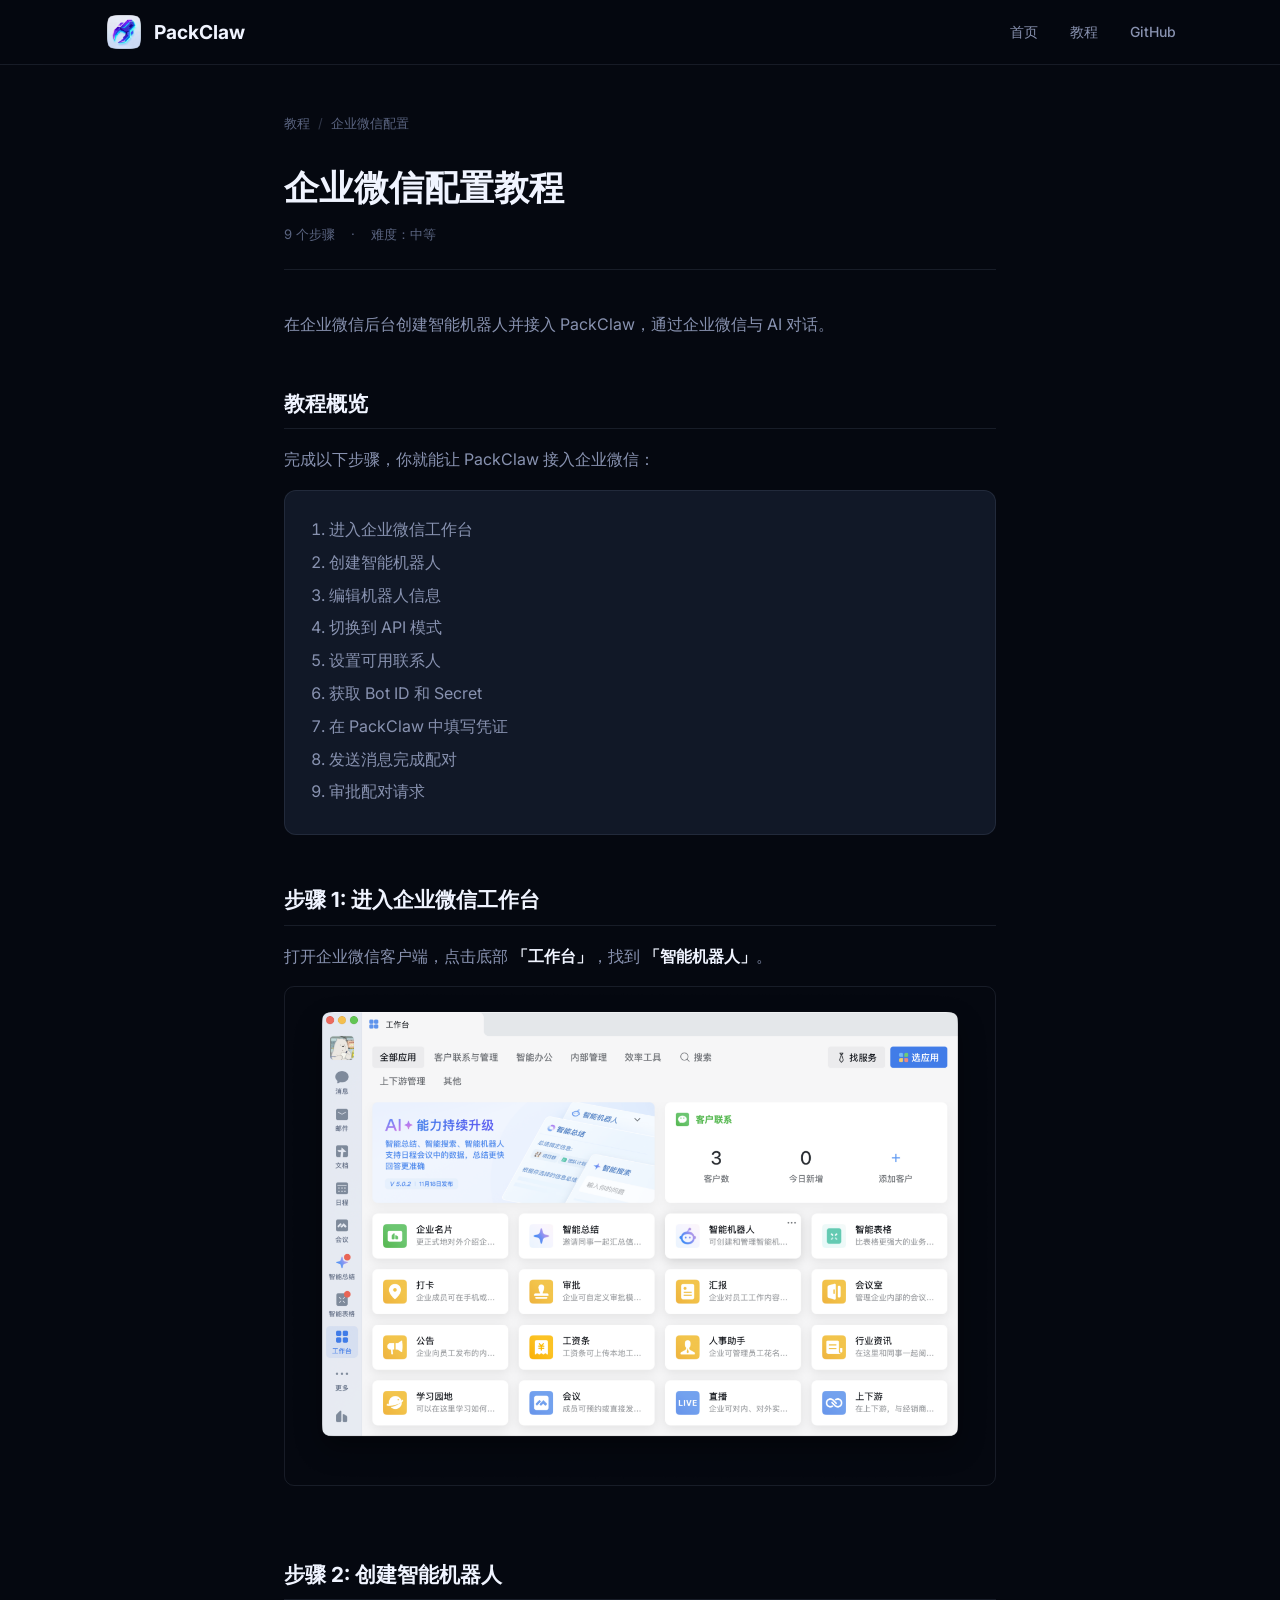
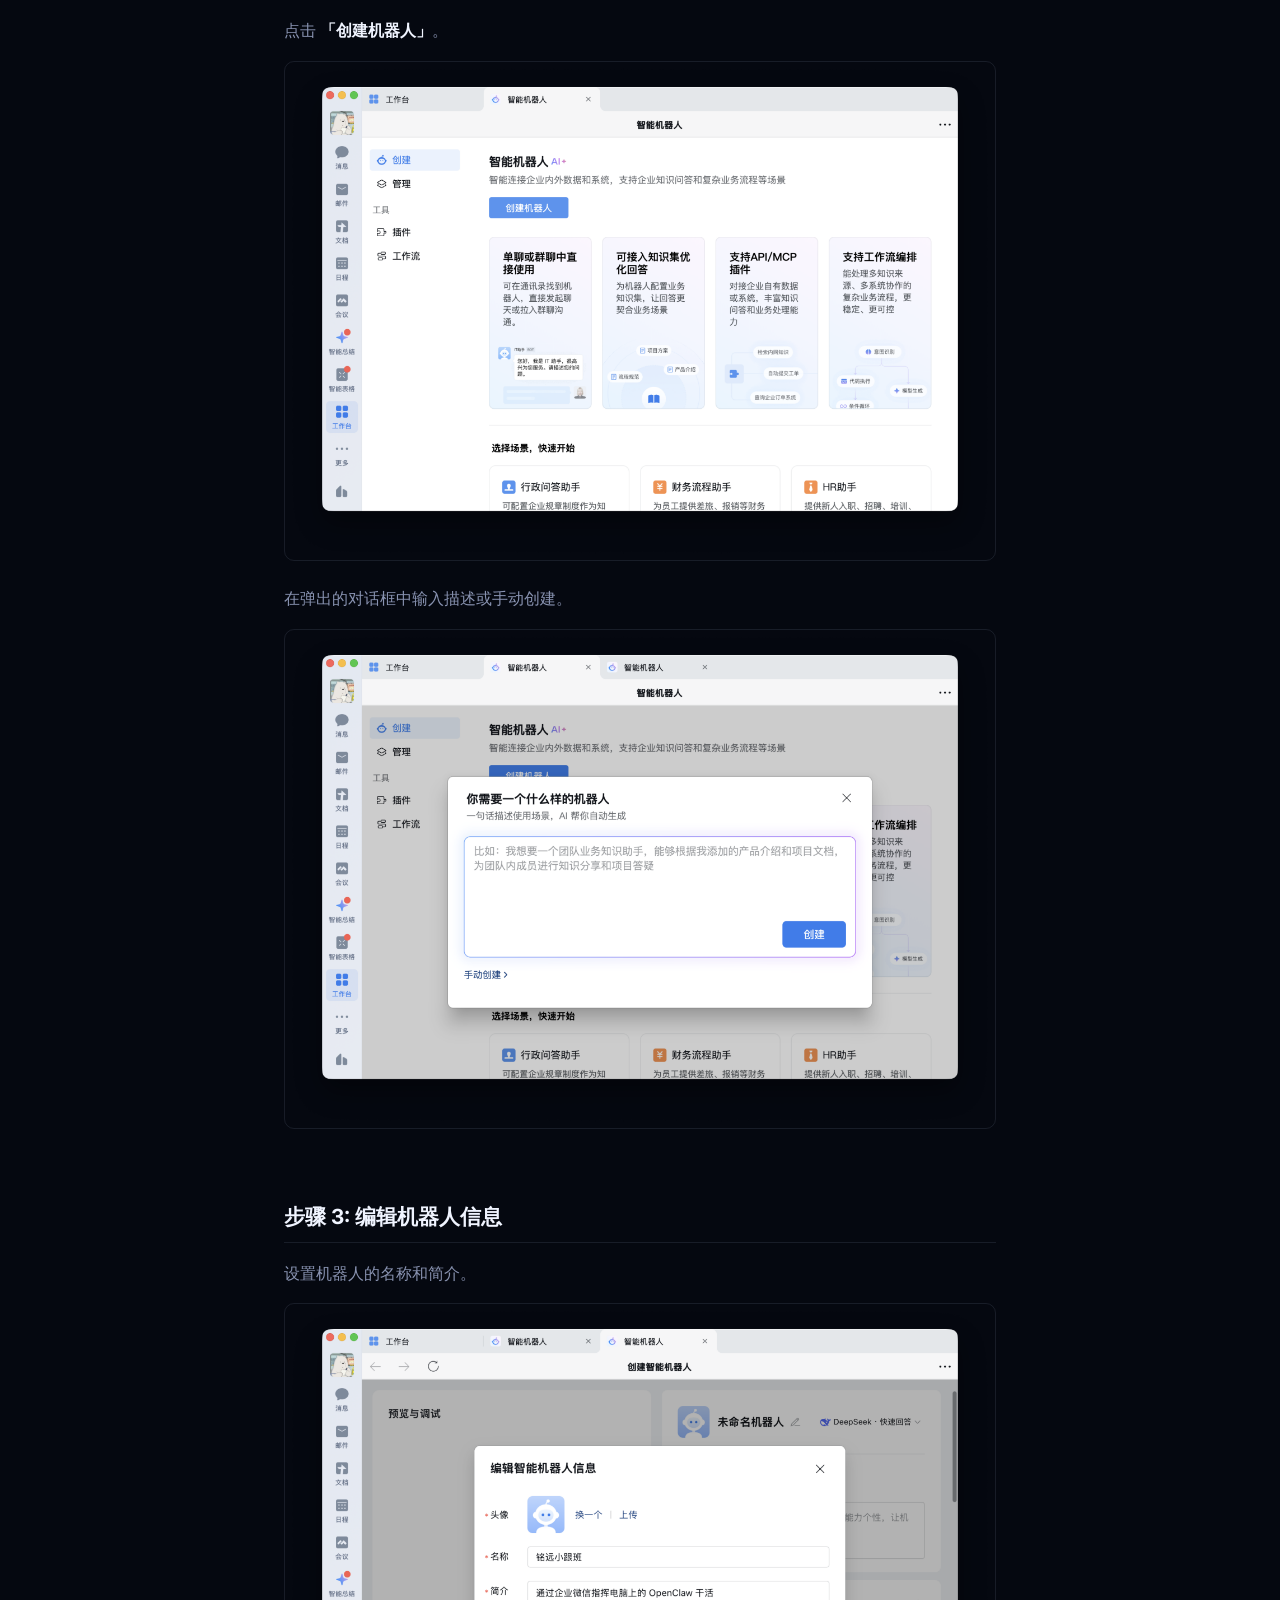
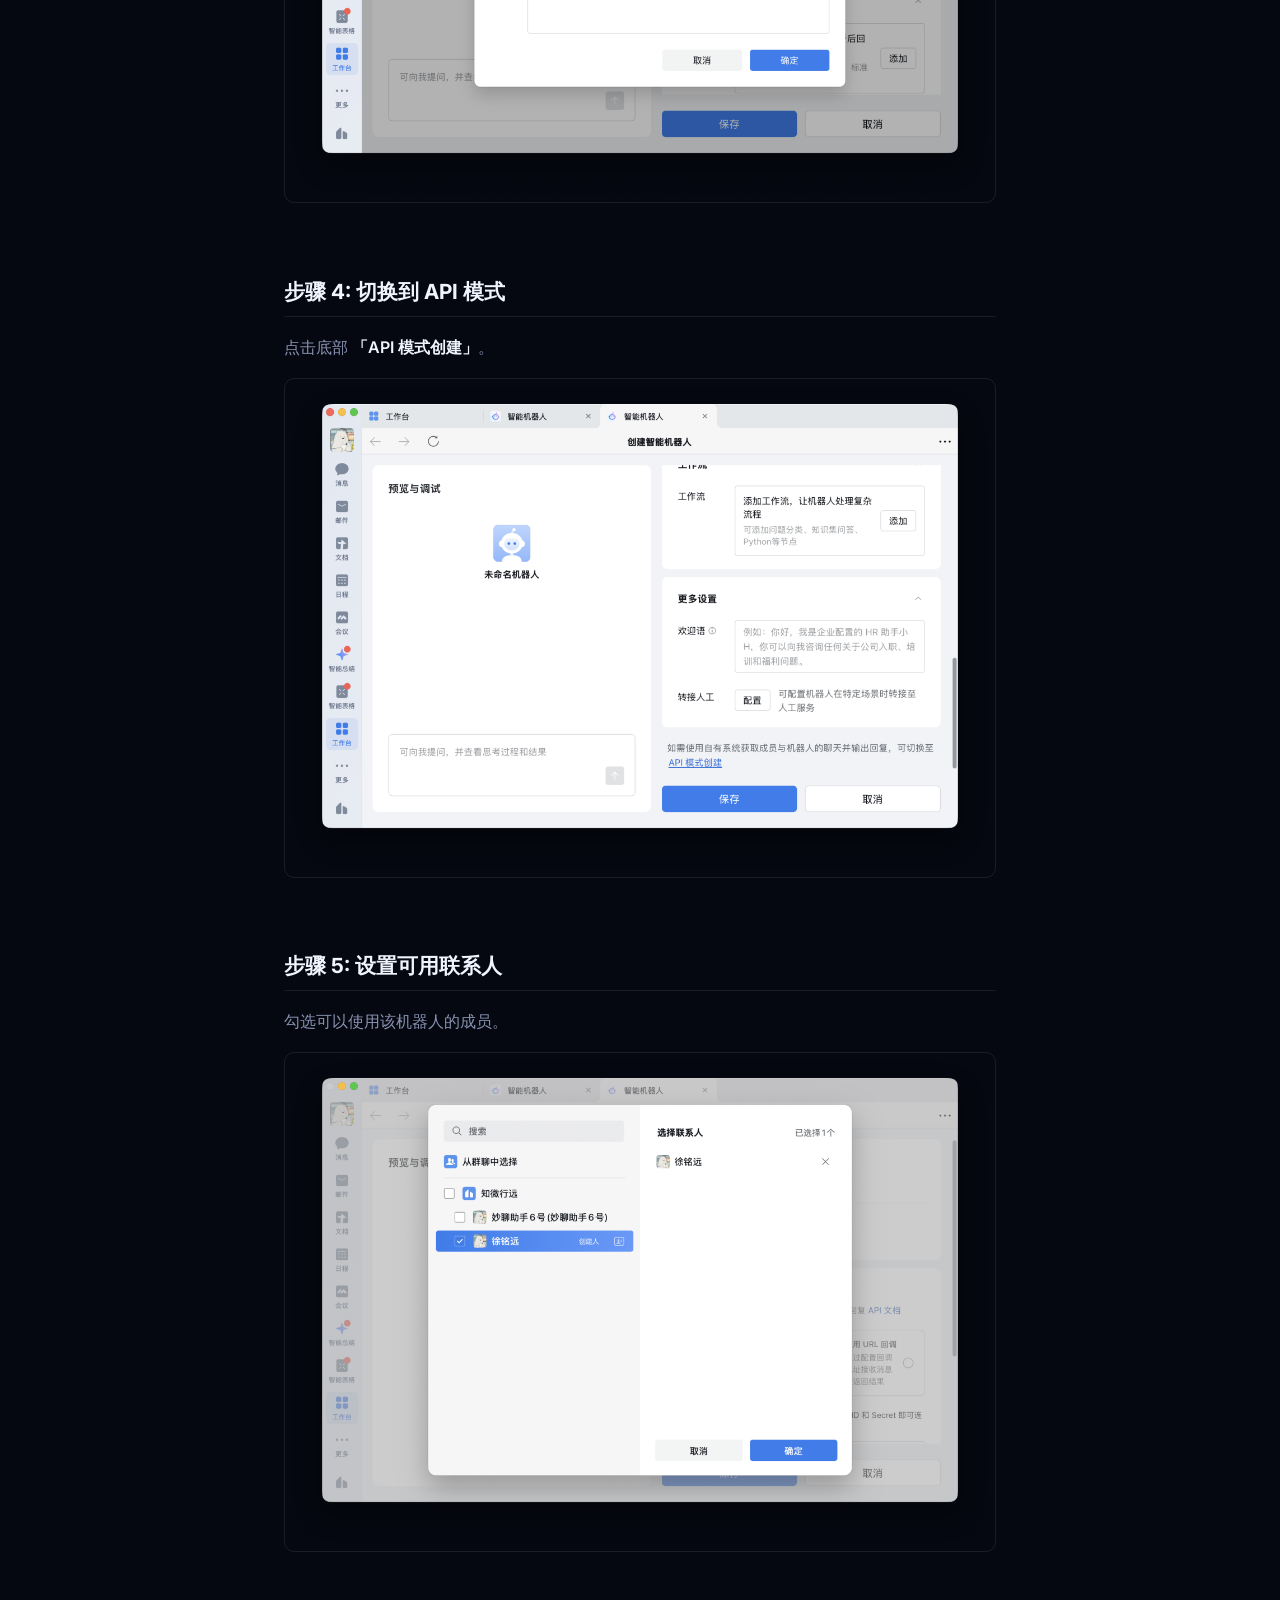
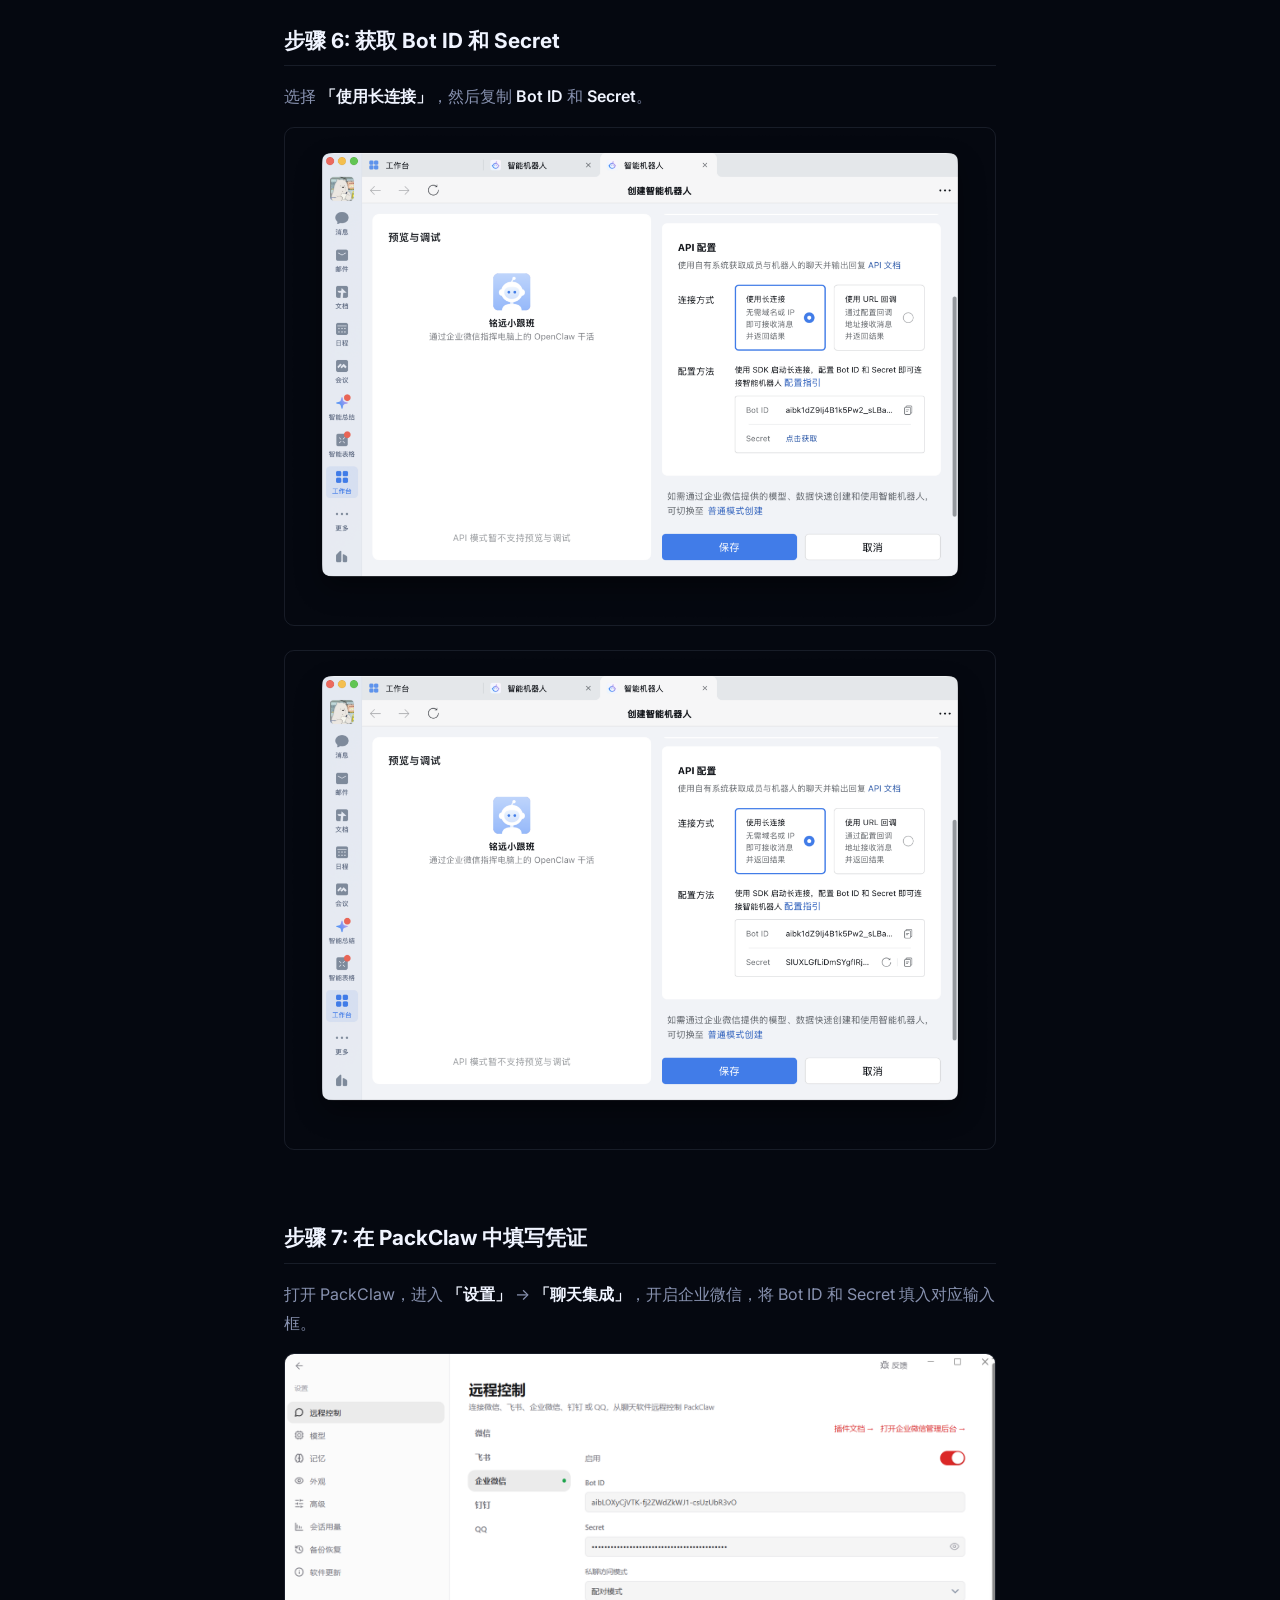
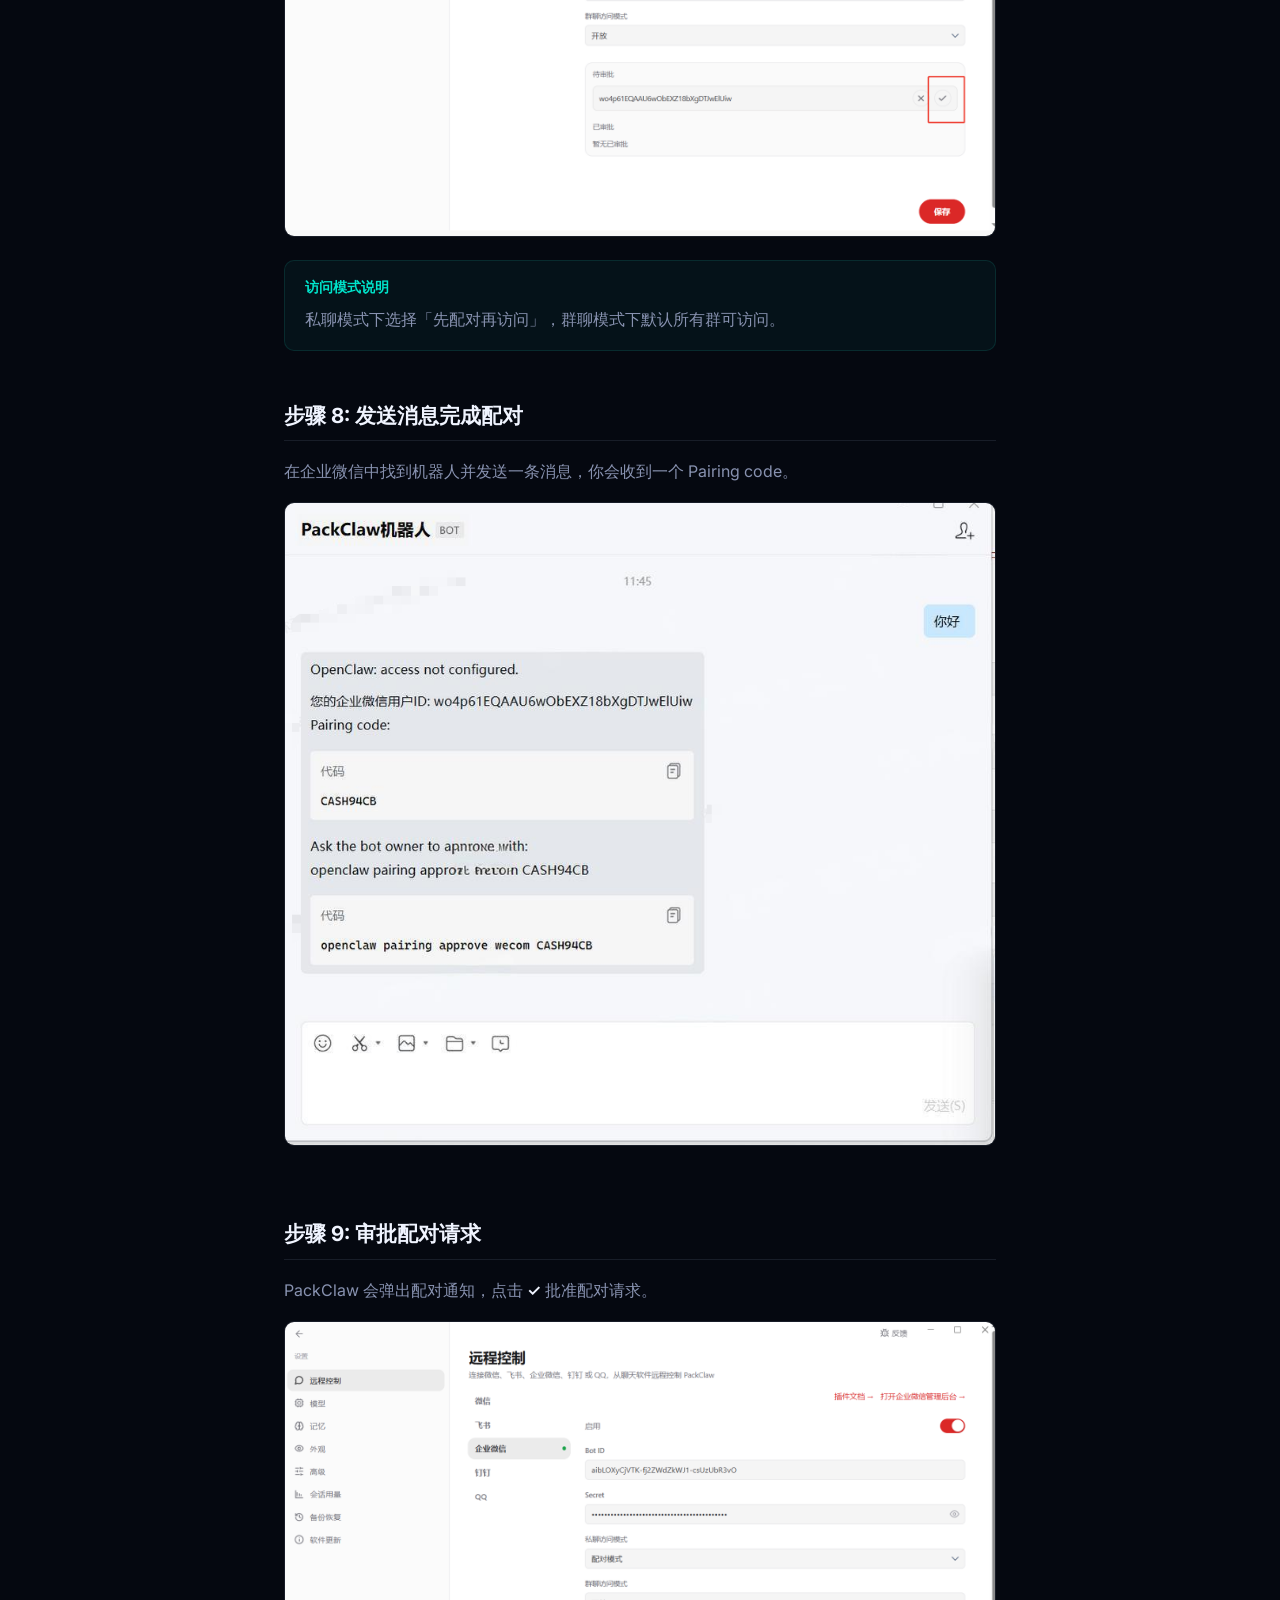
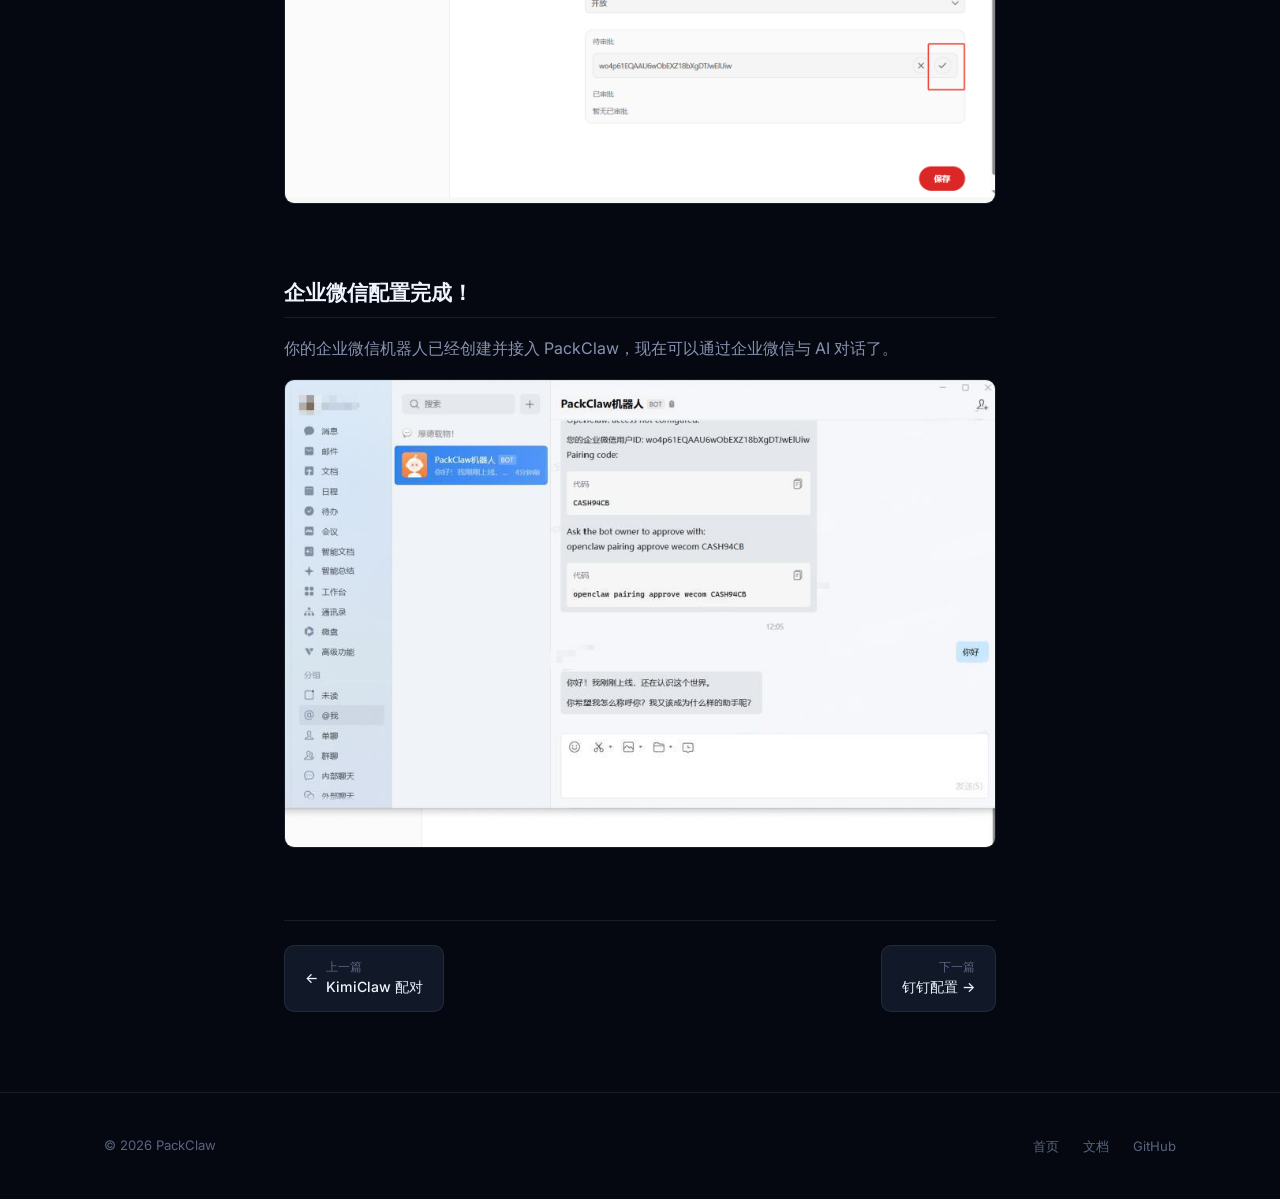
<file: docs/tutorials/wecom.html>
<!DOCTYPE html>
<html lang="zh-CN">
<head>
  <meta charset="UTF-8">
  <meta name="viewport" content="width=device-width, initial-scale=1.0">
  <title>企业微信配置教程 - PackClaw 教程</title>
  <meta name="description" content="在企业微信后台创建智能机器人并接入 PackClaw，通过企业微信与 AI 对话。">
  <link rel="preconnect" href="https://fonts.googleapis.com">
  <link rel="preconnect" href="https://fonts.gstatic.com" crossorigin>
  <link href="https://fonts.googleapis.com/css2?family=Inter:wght@400;500;600;700;800&display=swap" rel="stylesheet">
  <link href="https://fonts.googleapis.com/css2?family=Sora:wght@300;400;500;600;700;800&display=swap" rel="stylesheet">
  <link rel="stylesheet" href="../../style.css">
  <link rel="icon" type="image/png" href="../../assets/critter-128.png">
  <style>
    .logo-icon { width:40px;height:40px;border-radius:8px;display:flex;align-items:center;justify-content:center;overflow:hidden; }
    .logo-icon img { width:100%;height:100%;object-fit:cover; }
    .tutorial-page {
      max-width: 760px;
      margin: 0 auto;
      padding: 48px 24px 80px;
    }

    .tutorial-breadcrumb {
      display: flex;
      align-items: center;
      gap: 8px;
      font-size: 0.82rem;
      color: var(--text-muted);
      margin-bottom: 32px;
    }

    .tutorial-breadcrumb a {
      color: var(--text-muted);
      text-decoration: none;
    }

    .tutorial-breadcrumb a:hover {
      color: var(--cyan-bright);
    }

    .tutorial-breadcrumb .sep {
      color: var(--text-muted);
      opacity: 0.5;
    }

    .tutorial-page h1 {
      font-size: clamp(1.6rem, 3.5vw, 2.2rem);
      font-weight: 800;
      line-height: 1.2;
      margin-bottom: 16px;
    }

    .tutorial-meta {
      display: flex;
      align-items: center;
      gap: 16px;
      font-size: 0.82rem;
      color: var(--text-muted);
      margin-bottom: 40px;
      padding-bottom: 24px;
      border-bottom: 1px solid var(--border-subtle);
    }

    .tutorial-content h2 {
      font-size: 1.3rem;
      font-weight: 700;
      margin-top: 48px;
      margin-bottom: 16px;
      padding-bottom: 8px;
      border-bottom: 1px solid var(--border-subtle);
    }

    .tutorial-content h3 {
      font-size: 1.1rem;
      font-weight: 600;
      margin-top: 28px;
      margin-bottom: 12px;
    }

    .tutorial-content p {
      color: var(--text-secondary);
      line-height: 1.8;
      margin-bottom: 16px;
    }

    .tutorial-content ul, .tutorial-content ol {
      color: var(--text-secondary);
      line-height: 1.8;
      margin-bottom: 16px;
      padding-left: 24px;
    }

    .tutorial-content li {
      margin-bottom: 6px;
    }

    .tutorial-content code {
      background: var(--bg-surface);
      padding: 2px 8px;
      border-radius: 4px;
      font-family: var(--font-mono);
      font-size: 0.88em;
      color: var(--cyan-bright);
    }

    .tutorial-content pre {
      background: var(--bg-surface);
      border: 1px solid var(--border-subtle);
      border-radius: 10px;
      padding: 20px;
      overflow-x: auto;
      margin-bottom: 20px;
    }

    .tutorial-content pre code {
      background: none;
      padding: 0;
      color: var(--text-secondary);
      font-size: 0.85rem;
      line-height: 1.6;
    }

    .tutorial-content .tip {
      background: rgba(20, 184, 166, 0.06);
      border: 1px solid rgba(20, 184, 166, 0.15);
      border-radius: 10px;
      padding: 16px 20px;
      margin-bottom: 20px;
    }

    .tutorial-content .info {
      background: rgba(59, 130, 246, 0.06);
      border: 1px solid rgba(59, 130, 246, 0.15);
      border-radius: 10px;
      padding: 16px 20px;
      margin-bottom: 20px;
    }

    .tutorial-content .tip-label, .tutorial-content .info-label {
      font-weight: 600;
      font-size: 0.85rem;
      margin-bottom: 6px;
    }

    .tutorial-content .tip-label { color: var(--cyan-bright); }
    .tutorial-content .info-label { color: #60a5fa; }

    .tutorial-content .tip p, .tutorial-content .info p {
      margin-bottom: 0;
    }

    .tutorial-content strong {
      color: var(--text-primary);
      font-weight: 600;
    }

    .tutorial-content img {
      max-width: 100%;
      border-radius: 10px;
      border: 1px solid var(--border-subtle);
      margin-bottom: 16px;
    }

    .tutorial-content table {
      width: 100%;
      background: var(--bg-surface);
      border: 1px solid var(--border-subtle);
      border-radius: 10px;
      overflow: hidden;
      margin-bottom: 20px;
      border-collapse: collapse;
    }

    .tutorial-content table th {
      text-align: left;
      padding: 12px 16px;
      background: rgba(255, 255, 255, 0.03);
      border-bottom: 1px solid var(--border-subtle);
      font-weight: 600;
      font-size: 0.88rem;
      color: var(--text-primary);
    }

    .tutorial-content table td {
      padding: 10px 16px;
      border-bottom: 1px solid rgba(136, 146, 176, 0.06);
      font-size: 0.85rem;
      color: var(--text-secondary);
    }

    .tutorial-content table tr:last-child td {
      border-bottom: none;
    }

    .step-overview {
      background: var(--bg-elevated);
      border: 1px solid var(--border-subtle);
      border-radius: 12px;
      padding: 24px;
      margin-bottom: 32px;
    }

    .step-overview ol {
      margin-bottom: 0;
      padding-left: 20px;
    }

    .step-overview li {
      margin-bottom: 4px;
    }

    .tutorial-nav {
      display: flex;
      justify-content: space-between;
      gap: 16px;
      margin-top: 48px;
      padding-top: 24px;
      border-top: 1px solid var(--border-subtle);
    }

    .tutorial-nav a {
      display: flex;
      align-items: center;
      gap: 8px;
      padding: 12px 20px;
      background: var(--bg-elevated);
      border: 1px solid var(--border-subtle);
      border-radius: 10px;
      color: var(--text-primary);
      font-size: 0.88rem;
      font-weight: 500;
      text-decoration: none;
      transition: border-color 0.2s;
    }

    .tutorial-nav a:hover {
      border-color: var(--text-secondary);
      text-decoration: none;
    }

    .tutorial-nav a .label {
      font-size: 0.72rem;
      color: var(--text-muted);
    }

    @media (max-width: 768px) {
      .tutorial-page { padding: 32px 16px 60px; }
      .tutorial-nav { flex-direction: column; }
    }
  </style>
</head>
<body>

  <header>
    <div class="container header-inner">
      <a href="../../index.html" class="logo">
        <div class="logo-icon"><img src="../../assets/critter-128.png" alt="PackClaw"></div>
        <span>PackClaw</span>
      </a>
      <nav>
        <ul class="nav-links">
          <li><a href="../../index.html">首页</a></li>
          <li><a href="../index.html">教程</a></li>
          <li><a href="https://github.com/anomalyco/opencode" target="_blank">GitHub</a></li>
        </ul>
      </nav>
    </div>
  </header>

  <div class="tutorial-page">
    <div class="tutorial-breadcrumb">
      <a href="../index.html">教程</a>
      <span class="sep">/</span>
      <span>企业微信配置</span>
    </div>

    <h1>企业微信配置教程</h1>

    <div class="tutorial-meta">
      <span>9 个步骤</span>
      <span>·</span>
      <span>难度：中等</span>
    </div>

    <div class="tutorial-content">
      <p>在企业微信后台创建智能机器人并接入 PackClaw，通过企业微信与 AI 对话。</p>

      <h2>教程概览</h2>
      <p>完成以下步骤，你就能让 PackClaw 接入企业微信：</p>
      <div class="step-overview">
        <ol>
          <li>进入企业微信工作台</li>
          <li>创建智能机器人</li>
          <li>编辑机器人信息</li>
          <li>切换到 API 模式</li>
          <li>设置可用联系人</li>
          <li>获取 Bot ID 和 Secret</li>
          <li>在 PackClaw 中填写凭证</li>
          <li>发送消息完成配对</li>
          <li>审批配对请求</li>
        </ol>
      </div>

      <h2>步骤 1: 进入企业微信工作台</h2>
      <p>打开企业微信客户端，点击底部 <strong>「工作台」</strong>，找到 <strong>「智能机器人」</strong>。</p>
      <img src="../assets/wecom-02.CVC9pr3W.png" alt="企业微信工作台">

      <h2>步骤 2: 创建智能机器人</h2>
      <p>点击 <strong>「创建机器人」</strong>。</p>
      <img src="../assets/wecom-03.pZpBYY9R.png" alt="创建机器人">
      <p>在弹出的对话框中输入描述或手动创建。</p>
      <img src="../assets/wecom-04.C1g1RUwS.png" alt="机器人创建对话框">

      <h2>步骤 3: 编辑机器人信息</h2>
      <p>设置机器人的名称和简介。</p>
      <img src="../assets/wecom-05.GXIkWb-4.png" alt="编辑机器人信息">

      <h2>步骤 4: 切换到 API 模式</h2>
      <p>点击底部 <strong>「API 模式创建」</strong>。</p>
      <img src="../assets/wecom-06.Da3uhPiS.png" alt="切换到 API 模式">

      <h2>步骤 5: 设置可用联系人</h2>
      <p>勾选可以使用该机器人的成员。</p>
      <img src="../assets/wecom-07.1dJfySpF.png" alt="设置可用联系人">

      <h2>步骤 6: 获取 Bot ID 和 Secret</h2>
      <p>选择 <strong>「使用长连接」</strong>，然后复制 <strong>Bot ID</strong> 和 <strong>Secret</strong>。</p>
      <img src="../assets/wecom-08.DB9rTAv6.png" alt="获取 Bot ID 和 Secret">
      <img src="../assets/wecom-09.Dl1wGVL5.png" alt="长连接模式">

      <h2>步骤 7: 在 PackClaw 中填写凭证</h2>
      <p>打开 PackClaw，进入 <strong>「设置」</strong> → <strong>「聊天集成」</strong>，开启企业微信，将 Bot ID 和 Secret 填入对应输入框。</p>
      <img src="../assets/wecom-01.DRs6qYaW.png?t=1.0.0" alt="在 PackClaw 中填写企业微信凭证">
      <div class="tip">
        <div class="tip-label">访问模式说明</div>
        <p>私聊模式下选择「先配对再访问」，群聊模式下默认所有群可访问。</p>
      </div>

      <h2>步骤 8: 发送消息完成配对</h2>
      <p>在企业微信中找到机器人并发送一条消息，你会收到一个 Pairing code。</p>
      <img src="../assets/wecom-11.uWSmHQcr.png?t=1.0.0" alt="发送消息完成配对">

      <h2>步骤 9: 审批配对请求</h2>
      <p>PackClaw 会弹出配对通知，点击 <strong>✓</strong> 批准配对请求。</p>
      <img src="../assets/wecom-01.DRs6qYaW.png?t=1.0.0" alt="审批配对请求">

      <h2>企业微信配置完成！</h2>
      <p>你的企业微信机器人已经创建并接入 PackClaw，现在可以通过企业微信与 AI 对话了。</p>
      <img src="../assets/wecom-13.C0FO-XuD.png?t=1.0.0" alt="企业微信配置完成">
    </div>

    <div class="tutorial-nav">
      <a href="kimi-claw.html">
        <span>←</span>
        <div>
          <div class="label">上一篇</div>
          <span>KimiClaw 配对</span>
        </div>
      </a>
      <a href="dingtalk.html">
        <div style="text-align:right;">
          <div class="label">下一篇</div>
          <span>钉钉配置 →</span>
        </div>
      </a>
    </div>
  </div>

  <footer>
    <div class="container footer-inner">
      <span class="footer-copy">&copy; 2026 PackClaw</span>
      <ul class="footer-links">
        <li><a href="../../index.html">首页</a></li>
        <li><a href="../index.html">文档</a></li>
        <li><a href="https://github.com/anomalyco/opencode" target="_blank">GitHub</a></li>
      </ul>
    </div>
  </footer>

</body>
</html>
</file>
<file: style.css>
:root {
  --bg-deep: #050810;
  --bg-surface: #0a0f1a;
  --bg-elevated: #111827;
  --coral-bright: #ff4d4d;
  --coral-mid: #e63946;
  --coral-dark: #991b1b;
  --cyan-bright: #00e5cc;
  --cyan-mid: #14b8a6;
  --cyan-glow: rgba(0, 229, 204, .4);
  --text-primary: #f0f4ff;
  --text-secondary: #8892b0;
  --text-muted: #5a6480;
  --border-subtle: rgba(136, 146, 176, .15);
  --border-accent: rgba(255, 77, 77, .3);
  --font-sans: 'Inter', -apple-system, BlinkMacSystemFont, 'Segoe UI', sans-serif;
  --font-mono: 'SF Mono', 'Fira Code', 'JetBrains Mono', 'Consolas', monospace;
}

*, *::before, *::after {
  margin: 0;
  padding: 0;
  box-sizing: border-box;
}

html {
  scroll-behavior: smooth;
  -webkit-font-smoothing: antialiased;
  -moz-osx-font-smoothing: grayscale;
}

body {
  font-family: var(--font-sans);
  background: var(--bg-deep);
  color: var(--text-primary);
  font-size: clamp(0.875rem, 1.5vw, 1rem);
  line-height: 1.6;
  overflow-x: hidden;
}

a {
  color: var(--cyan-bright);
  text-decoration: none;
}

a:hover {
  text-decoration: underline;
}

.container {
  max-width: 1120px;
  margin: 0 auto;
  padding: 0 24px;
}

.section-label {
  display: inline-block;
  font-size: 0.75rem;
  font-weight: 600;
  letter-spacing: 0.1em;
  text-transform: uppercase;
  color: var(--coral-bright);
  margin-bottom: 12px;
}

.section-title {
  font-size: clamp(1.75rem, 3.5vw, 2.5rem);
  font-weight: 800;
  line-height: 1.2;
  margin-bottom: 16px;
}

.section-desc {
  color: var(--text-secondary);
  max-width: 560px;
  margin-bottom: 48px;
}

.btn {
  display: inline-flex;
  align-items: center;
  gap: 8px;
  padding: 12px 28px;
  border-radius: 10px;
  font-size: 0.95rem;
  font-weight: 600;
  border: none;
  cursor: pointer;
  transition: box-shadow 0.2s, background 0.2s;
  font-family: var(--font-sans);
}

.btn-primary {
  background: var(--coral-mid);
  color: #fff;
  box-shadow: 0 4px 20px rgba(230, 57, 70, 0.3);
}

.btn-primary:hover {
  background: var(--coral-bright);
  box-shadow: 0 6px 28px rgba(255, 77, 77, 0.4);
  text-decoration: none;
}

.btn-ghost {
  background: transparent;
  color: var(--text-primary);
  border: 1px solid var(--border-subtle);
}

.btn-ghost:hover {
  border-color: var(--text-secondary);
  background: rgba(255, 255, 255, 0.03);
  text-decoration: none;
}

.fade-in {
  opacity: 0;
  transform: translateY(24px);
  transition: opacity 0.6s ease, transform 0.6s ease;
}

.fade-in.visible {
  opacity: 1;
  transform: translateY(0);
}

header {
  position: sticky;
  top: 0;
  z-index: 100;
  background: rgba(5, 8, 16, 0.85);
  backdrop-filter: blur(20px);
  -webkit-backdrop-filter: blur(20px);
  border-bottom: 1px solid var(--border-subtle);
}

.header-inner {
  display: flex;
  align-items: center;
  justify-content: space-between;
  height: 64px;
}

.logo {
  display: flex;
  align-items: center;
  gap: 10px;
  font-size: 1.2rem;
  font-weight: 700;
  color: var(--text-primary);
  text-decoration: none;
}

.logo:hover {
  text-decoration: none;
}

.logo-icon {
  width: 32px;
  height: 32px;
  border-radius: 6px;
}

.nav-links {
  display: flex;
  align-items: center;
  gap: 32px;
  list-style: none;
}

.nav-links a {
  color: var(--text-secondary);
  font-size: 0.875rem;
  font-weight: 500;
  transition: color 0.2s;
}

.nav-links a:hover {
  color: var(--text-primary);
  text-decoration: none;
}

.header-cta .btn {
  padding: 8px 20px;
  font-size: 0.85rem;
}

.hero {
  padding: 100px 0 60px;
  display: flex;
  align-items: center;
  justify-content: center;
  text-align: center;
  position: relative;
  overflow: hidden;
}

.hero::before {
  content: '';
  position: absolute;
  top: -20%;
  left: 50%;
  transform: translateX(-50%);
  width: 800px;
  height: 600px;
  background: radial-gradient(ellipse, rgba(255, 77, 77, 0.08) 0%, transparent 70%);
  pointer-events: none;
}

.hero::after {
  content: '';
  position: absolute;
  top: 10%;
  left: 50%;
  transform: translateX(-50%);
  width: 600px;
  height: 400px;
  background: radial-gradient(ellipse, rgba(0, 229, 204, 0.05) 0%, transparent 70%);
  pointer-events: none;
}

.hero-content {
  position: relative;
  z-index: 1;
  max-width: 720px;
}

.hero-badge {
  display: inline-flex;
  align-items: center;
  gap: 8px;
  padding: 6px 16px;
  border-radius: 100px;
  border: 1px solid var(--border-accent);
  background: rgba(230, 57, 70, 0.08);
  font-size: 0.8rem;
  color: var(--coral-bright);
  font-weight: 500;
  margin-bottom: 28px;
}

.hero h1 {
  font-size: clamp(2.5rem, 6vw, 4.5rem);
  font-weight: 800;
  line-height: 1.1;
  margin-bottom: 20px;
  letter-spacing: -0.02em;
}

.hero h1 .gradient-text {
  background: linear-gradient(135deg, var(--coral-bright), var(--cyan-bright));
  -webkit-background-clip: text;
  -webkit-text-fill-color: transparent;
  background-clip: text;
}

.hero p {
  font-size: clamp(1rem, 2vw, 1.25rem);
  color: var(--text-secondary);
  margin-bottom: 40px;
  line-height: 1.7;
}

.hero-actions {
  display: flex;
  align-items: center;
  justify-content: center;
  gap: 16px;
  flex-wrap: wrap;
}

.hero-download {
  max-width: 520px;
  margin: 20px auto 0;
  padding: 16px;
  scroll-margin-top: 88px;
  border-radius: 14px;
  border: 1px solid var(--border-subtle);
  background: rgba(17, 24, 39, 0.78);
  backdrop-filter: blur(8px);
  -webkit-backdrop-filter: blur(8px);
}

.hero-download-head {
  display: flex;
  align-items: center;
  justify-content: space-between;
  gap: 10px;
  margin-bottom: 12px;
}

.hero-download-title {
  font-size: 0.9rem;
  font-weight: 700;
  color: var(--text-primary);
}

.download-version {
  font-size: 0.74rem;
  color: var(--text-muted);
  font-family: var(--font-mono);
}

.download-tabs {
  display: inline-flex;
  align-items: center;
  gap: 8px;
  padding: 4px;
  border-radius: 12px;
  background: rgba(136, 146, 176, 0.1);
  border: 1px solid var(--border-subtle);
  margin-bottom: 20px;
  position: relative;
  width: fit-content;
  margin-left: auto;
  margin-right: auto;
}

.download-tab {
  border: none;
  border-radius: 8px;
  padding: 8px 16px;
  min-width: 110px;
  font-size: 0.84rem;
  font-weight: 600;
  color: var(--text-secondary);
  background: transparent;
  cursor: pointer;
  transition: background 0.2s, color 0.2s;
  font-family: var(--font-sans);
}

.download-tab:hover {
  color: var(--text-primary);
}

.download-tab.active {
  color: #fff;
  background: var(--coral-mid);
  box-shadow: 0 3px 12px rgba(230, 57, 70, 0.25);
}

.download-platforms {
  max-width: 480px;
  margin: 0 auto;
  position: relative;
}

.download-panel {
  display: none;
}

.download-panel.active {
  display: block;
}

.download-platform {
  background: var(--bg-surface);
  border: 1px solid var(--border-subtle);
  border-radius: 12px;
  padding: 24px 20px;
  text-align: center;
  width: 84%;
  margin-left: auto;
  margin-right: auto;
}

.download-platform-title {
  display: flex;
  align-items: center;
  justify-content: center;
  gap: 8px;
  font-size: 0.95rem;
  font-weight: 700;
  margin-bottom: 16px;
}

.download-platform-title svg {
  width: 20px;
  height: 20px;
}

.download-btn {
  display: inline-flex;
  align-items: center;
  justify-content: center;
  gap: 8px;
  width: 100%;
  padding: 11px 16px;
  border-radius: 8px;
  font-size: 0.85rem;
  font-weight: 600;
  border: none;
  cursor: pointer;
  transition: all 0.2s;
  font-family: var(--font-sans);
  text-decoration: none;
  margin-bottom: 8px;
}

.download-btn:last-child {
  margin-bottom: 0;
}

.download-btn:hover {
  text-decoration: none;
}

.download-btn.primary {
  background: var(--coral-mid);
  color: #fff;
  box-shadow: 0 3px 12px rgba(230, 57, 70, 0.25);
}

.download-btn.primary:hover {
  background: var(--coral-bright);
  box-shadow: 0 4px 18px rgba(255, 77, 77, 0.35);
}

.download-btn.secondary {
  background: transparent;
  color: var(--text-primary);
  border: 1px solid var(--border-subtle);
}

.download-btn.secondary:hover {
  border-color: var(--text-secondary);
}

.download-btn .arch-tag {
  font-size: 0.72rem;
  font-weight: 400;
  opacity: 0.7;
  font-family: var(--font-mono);
}

.download-platform-note {
  margin: 6px 0 0;
  font-size: 10px;
  color: var(--text-muted);
  line-height: 1.5;
  text-align: center;
}

.mac-window {
  max-width: 720px;
  margin: 0 auto;
  background: var(--bg-elevated);
  border: 1px solid var(--border-subtle);
  border-radius: 12px;
  overflow: hidden;
  box-shadow: 0 25px 60px rgba(0, 0, 0, 0.5), 0 0 0 1px rgba(255, 255, 255, 0.03);
}

.mac-titlebar {
  height: 44px;
  background: var(--bg-surface);
  display: flex;
  align-items: center;
  padding: 0 16px;
  border-bottom: 1px solid var(--border-subtle);
  gap: 12px;
}

.mac-dots {
  display: flex;
  gap: 8px;
}

.mac-dots span {
  width: 12px;
  height: 12px;
  border-radius: 50%;
}

.mac-dots .dot-red { background: #ff5f57; }
.mac-dots .dot-yellow { background: #febc2e; }
.mac-dots .dot-green { background: #28c840; }

.mac-title {
  flex: 1;
  text-align: center;
  font-size: 0.8rem;
  color: var(--text-muted);
  font-weight: 500;
  margin-right: 52px;
}

.mac-content {
  position: relative;
  height: 400px;
  overflow: hidden;
}

.step {
  position: absolute;
  inset: 0;
  padding: 40px 48px;
  opacity: 0;
  transform: translateY(10px);
  transition: opacity 0.45s ease, transform 0.45s ease;
  pointer-events: none;
  display: flex;
  flex-direction: column;
  align-items: center;
  justify-content: center;
}

.step.active {
  opacity: 1;
  transform: translateY(0);
  pointer-events: auto;
}

.step-indicators {
  display: flex;
  align-items: center;
  justify-content: center;
  gap: 10px;
  margin-top: 24px;
}

.step-dot {
  width: 10px;
  height: 10px;
  border-radius: 50%;
  border: none;
  background: var(--text-muted);
  cursor: pointer;
  transition: background 0.3s, transform 0.3s;
  padding: 0;
}

.step-dot:hover {
  background: var(--text-secondary);
}

.step-dot.active {
  background: var(--coral-bright);
  transform: scale(1.3);
}

.step-labels {
  display: flex;
  align-items: center;
  justify-content: center;
  gap: 6px;
  margin-top: 12px;
}

.step-label {
  font-size: 0.75rem;
  color: var(--text-muted);
  transition: color 0.3s;
}

.step-label.active {
  color: var(--text-secondary);
}

.welcome-icon {
  width: 64px;
  height: 64px;
  border-radius: 16px;
  background: linear-gradient(135deg, var(--coral-mid), var(--coral-bright));
  display: flex;
  align-items: center;
  justify-content: center;
  font-size: 32px;
  margin-bottom: 24px;
  box-shadow: 0 8px 24px rgba(230, 57, 70, 0.3);
}

.step-heading {
  font-size: 1.5rem;
  font-weight: 700;
  margin-bottom: 10px;
}

.step-subtext {
  color: var(--text-secondary);
  font-size: 0.9rem;
  margin-bottom: 28px;
  text-align: center;
  max-width: 360px;
}

.step-btn {
  padding: 10px 32px;
  border-radius: 8px;
  border: none;
  font-size: 0.9rem;
  font-weight: 600;
  cursor: pointer;
  font-family: var(--font-sans);
  transition: all 0.2s;
}

.step-btn-primary {
  background: var(--coral-mid);
  color: #fff;
}

.step-btn-success {
  background: var(--cyan-mid);
  color: #fff;
}

.provider-tabs {
  display: flex;
  background: var(--bg-surface);
  border-radius: 8px;
  padding: 3px;
  margin-bottom: 24px;
  gap: 2px;
  flex-wrap: wrap;
  justify-content: center;
}

.provider-tab {
  padding: 7px 14px;
  border-radius: 6px;
  font-size: 0.78rem;
  font-weight: 500;
  color: var(--text-secondary);
  cursor: pointer;
  transition: all 0.3s;
  border: none;
  background: transparent;
  font-family: var(--font-sans);
  white-space: nowrap;
}

.provider-tab.active {
  background: var(--coral-mid);
  color: #fff;
  box-shadow: 0 2px 8px rgba(230, 57, 70, 0.3);
}

.config-form {
  width: 100%;
  max-width: 400px;
}

.form-group {
  margin-bottom: 16px;
  text-align: left;
}

.form-label {
  display: block;
  font-size: 0.78rem;
  color: var(--text-secondary);
  margin-bottom: 6px;
  font-weight: 500;
}

.form-input {
  width: 100%;
  padding: 10px 14px;
  background: var(--bg-surface);
  border: 1px solid var(--border-subtle);
  border-radius: 8px;
  color: var(--text-muted);
  font-size: 0.85rem;
  font-family: var(--font-mono);
}

.form-select {
  width: 100%;
  padding: 10px 14px;
  background: var(--bg-surface);
  border: 1px solid var(--border-subtle);
  border-radius: 8px;
  color: var(--text-primary);
  font-size: 0.85rem;
  display: flex;
  align-items: center;
  justify-content: space-between;
}

.form-select .chevron {
  color: var(--text-muted);
  font-size: 0.7rem;
}

.ready-check {
  width: 56px;
  height: 56px;
  border-radius: 50%;
  background: var(--cyan-mid);
  display: flex;
  align-items: center;
  justify-content: center;
  margin-bottom: 20px;
  box-shadow: 0 8px 24px rgba(20, 184, 166, 0.3);
}

.ready-check svg {
  width: 28px;
  height: 28px;
  stroke: #fff;
  stroke-width: 2.5;
  fill: none;
}

.feature-pills {
  display: flex;
  flex-wrap: wrap;
  gap: 8px;
  justify-content: center;
  margin-bottom: 28px;
}

.feature-pill {
  padding: 6px 14px;
  border-radius: 100px;
  background: rgba(20, 184, 166, 0.1);
  border: 1px solid rgba(20, 184, 166, 0.2);
  font-size: 0.78rem;
  color: var(--cyan-bright);
  white-space: nowrap;
}

.chat-container {
  width: 100%;
  max-width: 480px;
  text-align: left;
}

.chat-bubble {
  padding: 12px 16px;
  border-radius: 12px;
  margin-bottom: 12px;
  font-size: 0.85rem;
  line-height: 1.6;
  max-width: 85%;
}

.chat-user {
  background: var(--bg-surface);
  border: 1px solid var(--border-subtle);
  margin-left: auto;
  border-bottom-right-radius: 4px;
  color: var(--text-primary);
}

.chat-ai {
  background: rgba(0, 229, 204, 0.06);
  border: 1px solid rgba(0, 229, 204, 0.12);
  border-bottom-left-radius: 4px;
  color: var(--text-primary);
}

.chat-input-bar {
  display: flex;
  align-items: center;
  gap: 8px;
  margin-top: 16px;
  padding: 10px 14px;
  background: var(--bg-surface);
  border: 1px solid var(--border-subtle);
  border-radius: 10px;
}

.chat-input-placeholder {
  flex: 1;
  font-size: 0.82rem;
  color: var(--text-muted);
}

.chat-send-btn {
  width: 32px;
  height: 32px;
  border-radius: 8px;
  background: var(--coral-mid);
  border: none;
  display: flex;
  align-items: center;
  justify-content: center;
  cursor: pointer;
}

.chat-send-btn svg {
  width: 16px;
  height: 16px;
  fill: #fff;
}

.auto-container {
  width: 100%;
  max-width: 480px;
}

.auto-status {
  display: flex;
  align-items: center;
  gap: 8px;
  margin-bottom: 16px;
  font-size: 0.85rem;
  color: var(--cyan-bright);
  font-weight: 500;
}

.auto-spinner {
  width: 14px;
  height: 14px;
  border: 2px solid var(--cyan-bright);
  border-top-color: transparent;
  border-radius: 50%;
  animation: spin 0.8s linear infinite;
}

@keyframes spin {
  to { transform: rotate(360deg); }
}

.mini-browser {
  background: var(--bg-surface);
  border: 1px solid var(--border-subtle);
  border-radius: 10px;
  overflow: hidden;
}

.mini-browser-bar {
  display: flex;
  align-items: center;
  gap: 8px;
  padding: 8px 12px;
  background: rgba(0, 0, 0, 0.2);
  border-bottom: 1px solid var(--border-subtle);
}

.mini-browser-dot {
  width: 6px;
  height: 6px;
  border-radius: 50%;
  background: var(--text-muted);
}

.mini-browser-url {
  flex: 1;
  padding: 4px 10px;
  background: var(--bg-elevated);
  border-radius: 4px;
  font-size: 0.72rem;
  color: var(--text-secondary);
  font-family: var(--font-mono);
}

.mini-browser-content {
  padding: 16px;
}

.mini-cards {
  display: grid;
  grid-template-columns: repeat(3, 1fr);
  gap: 10px;
}

.mini-card {
  background: var(--bg-elevated);
  border-radius: 8px;
  overflow: hidden;
}

.mini-card-img {
  height: 48px;
  background: linear-gradient(135deg, rgba(255, 77, 77, 0.15), rgba(0, 229, 204, 0.1));
}

.mini-card-text {
  padding: 6px 8px;
}

.mini-card-line {
  height: 6px;
  border-radius: 3px;
  background: var(--border-subtle);
  margin-bottom: 4px;
}

.mini-card-line:last-child {
  width: 60%;
}

.auto-progress {
  display: flex;
  align-items: center;
  gap: 8px;
  margin-top: 14px;
  font-size: 0.82rem;
}

.auto-progress-bar {
  flex: 1;
  height: 4px;
  background: var(--bg-surface);
  border-radius: 2px;
  overflow: hidden;
}

.auto-progress-fill {
  height: 100%;
  background: var(--cyan-mid);
  border-radius: 2px;
  width: 0%;
  transition: width 0.3s;
}

.auto-progress-text {
  color: var(--text-secondary);
  font-family: var(--font-mono);
  font-size: 0.78rem;
}

.result-container {
  width: 100%;
  max-width: 480px;
}

.result-header {
  display: flex;
  align-items: center;
  gap: 10px;
  margin-bottom: 16px;
}

.result-icon {
  font-size: 1.2rem;
}

.result-title {
  font-size: 0.95rem;
  font-weight: 600;
}

.result-subtitle {
  font-size: 0.78rem;
  color: var(--text-muted);
}

.result-table {
  width: 100%;
  background: var(--bg-surface);
  border: 1px solid var(--border-subtle);
  border-radius: 10px;
  overflow: hidden;
  font-size: 0.78rem;
}

.result-table-head {
  display: grid;
  grid-template-columns: 2fr 1fr 0.8fr 0.8fr;
  gap: 1px;
  padding: 10px 14px;
  background: rgba(0, 0, 0, 0.2);
  border-bottom: 1px solid var(--border-subtle);
  color: var(--text-muted);
  font-weight: 600;
}

.result-table-row {
  display: grid;
  grid-template-columns: 2fr 1fr 0.8fr 0.8fr;
  gap: 1px;
  padding: 9px 14px;
  border-bottom: 1px solid rgba(136, 146, 176, 0.06);
  color: var(--text-secondary);
  opacity: 0;
  transform: translateY(8px);
  transition: opacity 0.3s ease, transform 0.3s ease;
}

.result-table-row.show {
  opacity: 1;
  transform: translateY(0);
}

.result-table-row:last-child {
  border-bottom: none;
}

.demo-section {
  padding: 100px 0;
}

.demo-section .section-header {
  text-align: center;
  margin-bottom: 48px;
}

.demo-section .section-desc {
  margin-left: auto;
  margin-right: auto;
}

.features {
  padding: 100px 0;
}

.features .section-header {
  text-align: center;
  margin-bottom: 48px;
}

.features .section-desc {
  margin-left: auto;
  margin-right: auto;
}

.features-grid {
  display: grid;
  grid-template-columns: repeat(auto-fit, minmax(300px, 1fr));
  gap: 20px;
}

.feature-card {
  background: var(--bg-elevated);
  border: 1px solid var(--border-subtle);
  border-radius: 12px;
  padding: 32px;
  transition: border-color 0.3s, box-shadow 0.3s;
}

.feature-card:hover {
  border-color: rgba(136, 146, 176, 0.3);
  box-shadow: 0 4px 20px rgba(0, 0, 0, 0.2);
}

.feature-icon {
  width: 44px;
  height: 44px;
  border-radius: 10px;
  display: flex;
  align-items: center;
  justify-content: center;
  font-size: 20px;
  margin-bottom: 18px;
}

.feature-icon.coral {
  background: rgba(230, 57, 70, 0.12);
}

.feature-icon.cyan {
  background: rgba(20, 184, 166, 0.12);
}

.feature-card h3 {
  font-size: 1.05rem;
  font-weight: 700;
  margin-bottom: 8px;
}

.feature-card p {
  color: var(--text-secondary);
  font-size: 0.88rem;
  line-height: 1.6;
}

.download {
  padding: 56px 0 80px;
  text-align: center;
}

.download-inner {
  background: var(--bg-elevated);
  border: 1px solid var(--border-subtle);
  border-radius: 16px;
  padding: 64px 40px;
  position: relative;
  overflow: hidden;
}

.download-inner::before {
  content: '';
  position: absolute;
  top: -50%;
  left: 50%;
  transform: translateX(-50%);
  width: 600px;
  height: 400px;
  background: radial-gradient(ellipse, rgba(230, 57, 70, 0.06), transparent 70%);
  pointer-events: none;
}

.download-inner h2 {
  font-size: clamp(1.4rem, 2.8vw, 1.9rem);
  font-weight: 800;
  margin-bottom: 14px;
  position: relative;
}

.faq {
  padding: 80px 0;
}

.faq .section-header {
  text-align: center;
  margin-bottom: 48px;
}

.faq .section-desc {
  margin-left: auto;
  margin-right: auto;
}

.faq-list {
  max-width: 720px;
  margin: 0 auto;
  display: flex;
  flex-direction: column;
  gap: 16px;
}

.faq-item {
  background: var(--bg-elevated);
  border: 1px solid var(--border-subtle);
  border-radius: 12px;
  overflow: hidden;
  transition: border-color 0.3s;
}

.faq-item:hover {
  border-color: rgba(136, 146, 176, 0.3);
}

.faq-question {
  display: flex;
  align-items: center;
  justify-content: space-between;
  width: 100%;
  padding: 20px 24px;
  background: transparent;
  border: none;
  cursor: pointer;
  font-family: var(--font-sans);
  text-align: left;
}

.faq-question-text {
  font-size: 0.95rem;
  font-weight: 600;
  color: var(--text-primary);
  line-height: 1.4;
}

.faq-chevron {
  flex-shrink: 0;
  width: 20px;
  height: 20px;
  color: var(--text-muted);
  transition: transform 0.3s;
  margin-left: 16px;
}

.faq-item.open .faq-chevron {
  transform: rotate(180deg);
}

.faq-answer {
  max-height: 0;
  overflow: hidden;
  transition: max-height 0.35s ease;
}

.faq-answer-inner {
  padding: 0 24px 20px;
  color: var(--text-secondary);
  font-size: 0.88rem;
  line-height: 1.7;
}

.feedback {
  padding: 80px 0;
}

.feedback-inner {
  display: flex;
  align-items: center;
  justify-content: space-between;
  gap: 48px;
  background: var(--bg-elevated);
  border: 1px solid var(--border-subtle);
  border-radius: 16px;
  padding: 56px 48px;
}

.feedback-text {
  flex: 1;
}

.feedback-text .section-desc {
  max-width: 400px;
}

.feedback-qr-group {
  display: flex;
  gap: 24px;
  flex-shrink: 0;
}

.feedback-qr {
  flex-shrink: 0;
  text-align: center;
}

.feedback-qr-hint {
  margin-top: 10px;
  font-size: 0.78rem;
  color: var(--text-muted);
}

footer {
  padding: 40px 0;
  border-top: 1px solid var(--border-subtle);
  text-align: center;
}

.footer-inner {
  display: flex;
  align-items: center;
  justify-content: space-between;
  flex-wrap: wrap;
  gap: 16px;
}

.footer-copy {
  font-size: 0.82rem;
  color: var(--text-muted);
}

.footer-links {
  display: flex;
  gap: 24px;
  list-style: none;
}

.footer-links a {
  font-size: 0.82rem;
  color: var(--text-muted);
  transition: color 0.2s;
}

.footer-links a:hover {
  color: var(--text-secondary);
}

.footer-copy a {
  color: var(--text-muted);
  text-decoration: none;
  transition: color 0.2s;
}

.footer-copy a:hover {
  color: var(--text-secondary);
}

@keyframes check-pop {
  0% { transform: scale(0); opacity: 0; }
  100% { transform: scale(1); opacity: 1; }
}

@keyframes typing-expand {
  to { width: 100%; }
}

@keyframes blink-caret {
  50% { border-color: transparent; }
}

.typing-line {
  overflow: hidden;
  white-space: nowrap;
  border-right: 2px solid var(--cyan-mid);
  width: 0;
  display: inline-block;
}

.typing-line.animate {
  animation: typing-expand 2s steps(25) forwards, blink-caret 0.6s step-end infinite;
}

@media (max-width: 768px) {
  .nav-links { display: none; }
  .hero { padding: 80px 0 40px; }
  .hero-content { padding: 0 16px; }
  .hero-download { width: 100%; max-width: none; padding: 14px 12px; }
  .hero-download .download-tabs { width: 100%; justify-content: center; }
  .hero-download .download-tab { min-width: 0; flex: 1; max-width: 140px; }
  .hero-download .download-platform { width: 100%; padding: 10px; }
  .hero-download .download-btn { width: 100%; }
  .mac-content { height: 380px; }
  .step { padding: 28px 24px; }
  .mini-cards { grid-template-columns: repeat(2, 1fr); }
  .result-table-head, .result-table-row { grid-template-columns: 2fr 1fr 1fr; }
  .result-table-head > :last-child, .result-table-row > :last-child { display: none; }
  .features-grid { grid-template-columns: 1fr; }
  .feedback-inner { flex-direction: column; text-align: center; padding: 40px 24px; gap: 32px; }
  .feedback-text .section-desc { margin-left: auto; margin-right: auto; }
  .feedback-qr-group { flex-direction: column; align-items: center; }
  .download-inner { padding: 48px 24px; }
  .download-tab { min-width: 96px; }
  .footer-inner { flex-direction: column; text-align: center; }
  .provider-tabs { gap: 1px; }
  .provider-tab { padding: 6px 10px; font-size: 0.72rem; }
}

@media (max-width: 480px) {
  .hero-content { padding: 0 12px; }
  .hero-download { margin-top: 14px; padding: 12px 10px; }
  .hero-download .download-tab { max-width: none; font-size: 0.8rem; padding: 7px 10px; }
  .hero-download .download-btn { font-size: 0.78rem; padding: 9px 10px; }
  .mac-content { height: 420px; }
  .step { padding: 20px 16px; }
  .step-heading { font-size: 1.2rem; }
  .chat-bubble { max-width: 95%; font-size: 0.8rem; }
  .mini-cards { grid-template-columns: repeat(2, 1fr); gap: 6px; }
}
</file>
